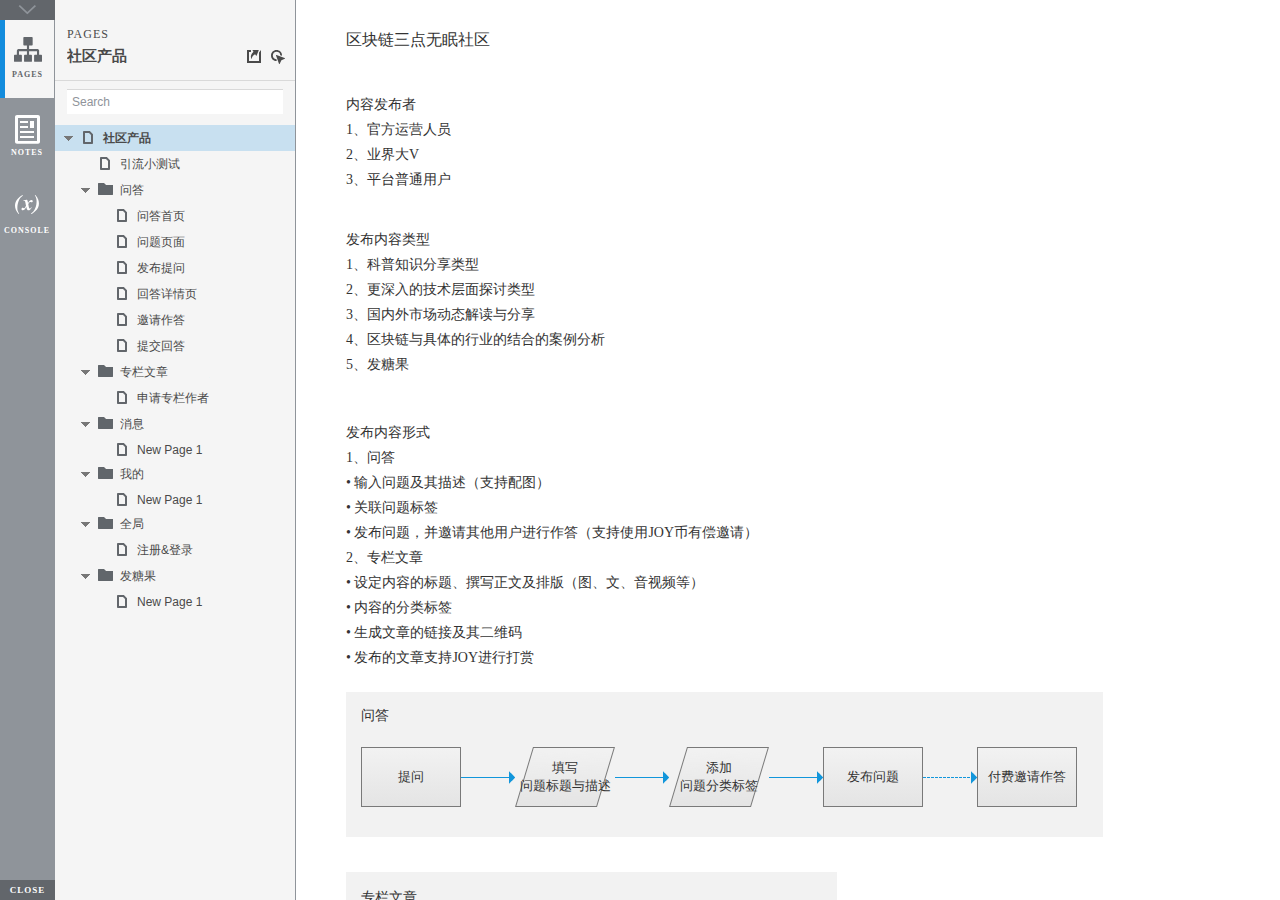
<file: index.html>
<!DOCTYPE html>
<html xmlns="http://www.w3.org/1999/xhtml" xml:lang="en" lang="en">
<head>
    <title>Untitled Document</title>
    <meta http-equiv="X-UA-Compatible" content="IE=edge"/>
    <meta http-equiv="content-type" content="text/html; charset=utf-8" />
    <meta name="viewport" content="width=device-width, initial-scale=1.0" />
    <meta name="apple-mobile-web-app-capable" content="yes" />
    <link type="text/css" href="resources/css/reset.css" rel="Stylesheet" />
    <link type="text/css" href="resources/css/default.css" rel="Stylesheet" />
    <!--<link href='https://fonts.googleapis.com/css?family=Nunito:300' rel='stylesheet' type='text/css'>-->

    <script type="text/javascript">
        if (location.href.toString().indexOf('file://localhost/') == 0) {
            location.href = location.href.toString().replace('file://localhost/', 'file:///');
        }
    </script>

    <!-- 8.0.0.3372 -->
<script src="resources/scripts/jquery-1.7.1.min.js"></script>
<script src="resources/scripts/startPre.js"></script>
<script src="data/document.js"></script>

    <style type="text/css">

#outerContainer {
	width:1000px;
	height:1500px;
}

.vsplitbar {
    width: 3px;
    /*background: #B9B9B9;*/
    border-right: 1px solid #8f949a;
}

.vsplitbar:hover, .vsplitbar.active {
    background: #8f949a;
}

#rightPanel {
    background-color: White;
}

/*#leftPanel {
    min-width: 120px;
}*/

.splitterMask {
   position:absolute;
   top: 0;
   left: 0;
   width: 100%;
   height: 100%;
   overflow: hidden;
   background-image: url(resources/images/transparent.gif);
   z-index: 20000;
}

    </style>
    <script type="text/javascript" language="JavaScript"><!--
        var SITEMAP_COLLAPSE_VAR_NAME = 'c';
        var PLUGIN_VAR_NAME = 'g';
        var FOOTNOTES_VAR_NAME = 'fn';
        var ADAPTIVE_VIEW_VAR_NAME = 'view';
        var lastLeftPanelWidth = 295;
        var toolBarOnly = true;

        // isolate scope
        (function() {
            setUpController();
            
            var configuration = $axure.document.configuration;
            var _settings = {};
            _settings.projectId = configuration.prototypeId;
            _settings.isAxshare = configuration.isAxshare;
            _settings.loadFeedbackPlugin = configuration.loadFeedbackPlugin;
            var cHash = getHashStringVar(SITEMAP_COLLAPSE_VAR_NAME);
            _settings.startCollapsed = cHash == "1";
            if(cHash == "2") closePlayer();
            var gHash = getHashStringVar(PLUGIN_VAR_NAME);
            if(gHash == "") gHash = 1;
            _settings.startPluginGid = gHash;

            $axure.player.settings = _settings;

            $(window).bind('load', function() {
                if(CHROME_5_LOCAL && !$('body').attr('pluginDetected')) {
                    window.location = 'resources/chrome/chrome.html';
                }
            });

            $(document).ready(function() {
                $axure.page.bind('load.start', mainFrame_onload);
                $axure.messageCenter.addMessageListener(messageCenter_message);

                $(document).on('pluginShown', function (event, data) {
                    setVarInCurrentUrlHash('g', data ? data : '');
                });

                $(document).on('pluginCreated', function(event, data) {
                    if($axure.player.settings.startPluginGid == data) {
                        $axure.player.showPlugin(data);
                    }
                });

                if($axure.player.settings.loadFeedbackPlugin) {
                    if($axure.player.settings.isAxshare) {
                        $axure.utils.loadJS('/Scripts/plugins/feedback/feedback8.js');
                    } else {
                        $axure.utils.loadJS('http://share.axure.com/Scripts/plugins/feedback/feedback8.js');
                    }
                }

                if(navigator.userAgent.indexOf("MSIE") >= 0) $('#outerContainer').width('100%');
                initialize();
                if($axure.player.settings.startCollapsed) $('#outerContainer').splitter({ sizeLeft: 0 });
                else $('#outerContainer').splitter({ sizeLeft: lastLeftPanelWidth });
                $('#leftPanel').width(lastLeftPanelWidth);
                
                $(window).resize(function() { resizeContent(); });

                $('#maximizePanelContainer').hide();

                initializeLogo();

                $(window).resize();
                resizeContent();
                
                $axure.player.collapseToBar();

                if($axure.player.settings.startCollapsed) {
                    collapse();
                    $('#leftPanel').width(0);
                }

                if(MOBILE_DEVICE) {
                    $('#interfaceControlFrameMinimizeContainer').height('45px');
                    $('#interfaceControlFrameMinimizeContainer a').height('45px');
                    $('#interfaceControlFrameHeaderContainer').css('margin-top','45px');
                    $('#interfaceControlFrameCloseContainer a').css('padding','10px 0px');
                    $('#maximizePanelContainer').height('45px');//.css('top','inherit').css('bottom','0px');

                    $('body').removeClass('hashover');

                    if(IOS) {
                        $('#rightPanel').css('overflow', 'auto').css('-webkit-overflow-scrolling', 'touch').css('-ms-overflow-x', 'hidden');

                        window.addEventListener("orientationchange", function() {
                            var viewport = document.querySelector("meta[name=viewport]");
                            //so iOS doesn't zoom when switching back to portrait
                            viewport.setAttribute('content', 'width=device-width, initial-scale=1.0, maximum-scale=1.0');
                            viewport.setAttribute('content', 'width=device-width, initial-scale=1.0');
                            resizeContent();
                        }, false);

                        $axure.page.bind('load.start', function() {
                            resizeContent();
                        });
                    }
                }

            });

            function initialize() {
                var legacyQString = getQueryString("Page");
                if (legacyQString.length > 0) {
                    location.href = location.href.substring(0, location.href.indexOf("?")) + "#p=" + legacyQString;
                    return;
                }

                var mainFrame = document.getElementById("mainFrame");
                //if it's local file on safari, test if we can access mainframe after its loaded
                if(SAFARI && document.location.href.indexOf('file://') >= 0) {
                    $(mainFrame).load(function () {
                        var canAccess;
                        try {
                            var mainFrameWindow = mainFrame.contentWindow || mainFrame.contentDocument;
                            mainFrameWindow['safari_file_CORS'] = 'Y';
                            canAccess = mainFrameWindow['safari_file_CORS'] === 'Y';
                        } catch(err) {
                            canAccess = false;
                        }

                        if(!canAccess) window.location = 'resources/chrome/safari.html';
                    });
                }

                mainFrame.contentWindow.location.href = getInitialUrl();
            }

            function initializeLogo() {
                if($axure.document.configuration.logoImagePath) {
                    var image = new Image();
                    image.onload = function() {
                        $('#logoImage').css('max-width', this.width + 'px');
                        $axure.player.resizeContent();
                    };
                    image.src = $axure.document.configuration.logoImagePath;
                
                    $('#interfaceControlFrameLogoImageContainer').html('<img id="logoImage" src="" />');
                    $('#logoImage').attr('src', $axure.document.configuration.logoImagePath).load(function() { resizeContent(); });
                } else $('#interfaceControlFrameLogoImageContainer').hide();

                if ($axure.document.configuration.logoImageCaption) {
                    $('#interfaceControlFrameLogoCaptionContainer').html($axure.document.configuration.logoImageCaption);
                } else $('#interfaceControlFrameLogoCaptionContainer').hide();

                if(!$('#interfaceControlFrameLogoImageContainer').is(':visible') && !$('#interfaceControlFrameLogoCaptionContainer').is(':visible')) {
                    $('#interfaceControlFrameLogoContainer').hide();
                }
            }

            var resizeContent = $axure.player.resizeContent = function() {
                var newHeight = $(window).height();
                var newWidth = $(window).width();

                var controlContainerHeight = newHeight;// - 30;
                if($('#interfaceControlFrameLogoContainer').is(':visible')) controlContainerHeight -= $('#interfaceControlFrameLogoContainer').outerHeight();// + 16;

                $('#outerContainer').height(newHeight).width(newWidth);
                $('.vsplitbar').height(newHeight);
                $('#leftPanel').height(newHeight);
                $('#interfaceControlFrame').height(newHeight);
                $('#interfaceControlFrameContainer').height(newHeight);
                $('#interfaceControlFrameHostContainer').height(controlContainerHeight);

                $('#rightPanel').height(newHeight);
                $('#mainFrame').height(newHeight);

                if($('#leftPanel').is(':visible')) $('#rightPanel').width($(window).width() - $('#leftPanel').width() - 1);// $('.vsplitbar').width());
                else $('#rightPanel').width($(window).width());

                $(document).trigger('ContainerHeightChange',[controlContainerHeight]);

                if(MOBILE_DEVICE) {
                    if(!(getHashStringVar(ADAPTIVE_VIEW_VAR_NAME).length > 0)) $axure.messageCenter.postMessage('setAdaptiveViewForSize', {'width':newWidth, 'height':$('#rightPanel').height()});
                }
            }

            var collapseToBar = $axure.player.collapseToBar = function() {
                lastLeftPanelWidth = $('#leftPanel').width();
                $('#leftPanel').width('55px');
                $('.vsplitbar').hide();
                $('#rightPanel').width($(window).width() - $('#leftPanel').width());
                $(window).resize();
                $('#outerContainer').trigger('resize');
                toolBarOnly = true;
            }

            var expandFromBar = $axure.player.expandFromBar = function() {
                if($('.vsplitbar').is(':visible')) return;

                $('#leftPanel').width(lastLeftPanelWidth);
                $('.vsplitbar').show();
                $('#rightPanel').width($(window).width() - $('#leftPanel').width() - 1);// $('.vsplitbar').width());
                $(window).resize();
                $('#outerContainer').trigger('resize');
                toolBarOnly = false;
            }

        })();

        function messageCenter_message(message, data) {
            if(message == 'expandFrame') expand();
            else if(message == 'getCollapseFrameOnLoad' && $axure.player.settings.startCollapsed && !MOBILE_DEVICE) $axure.messageCenter.postMessage('collapseFrameOnLoad');
        }

        
        function getInitialUrl() {
            var pageName = getHashStringVar("p");
            if(pageName.length > 0) return pageName + ".html";
            else {
                var url = getFirstPageUrl($axure.document.sitemap.rootNodes);
                return (url ? url : "about:blank");
            }
        }

        function getFirstPageUrl(nodes) {
            for (var i = 0; i < nodes.length; i++) {
                var node = nodes[i];
                if (node.url) return node.url;
                else {
                    var hasChildren = (node.children && node.children.length > 0);
                    if (hasChildren) {
                        var url = getFirstPageUrl(node.children);
                        if (url) return url;
                    }
                }
            }
            return null;
        }

        function closePlayer() {
            if($axure.page.location) window.location.href = $axure.page.location;
            else {
                var pageFile = getInitialUrl();
                var currentLocation = window.location.toString();
                window.location.href = currentLocation.substr(0, currentLocation.lastIndexOf("/") + 1) + pageFile;
            }
        }

        function replaceHash(newHash) {
            var currentLocWithoutHash = window.location.toString().split('#')[0];

            //We use replace so that every hash change doesn't get appended to the history stack.
            //We use replaceState in browsers that support it, else replace the location
            if(typeof window.history.replaceState != 'undefined') {
                try {
                    //Chrome 45 (Version 45.0.2454.85 m) started throwing an error here when generated locally (this only happens with sitemap open) which broke all interactions.
                    //try catch breaks the url adjusting nicely when the sitemap is open, but all interactions and forward and back buttons work.
                    //Uncaught SecurityError: Failed to execute 'replaceState' on 'History': A history state object with URL 'file:///C:/Users/Ian/Documents/Axure/HTML/Untitled/start.html#p=home' cannot be created in a document with origin 'null'.
                    window.history.replaceState(null, null, currentLocWithoutHash + newHash);
                } catch(ex) {}
            } else {
                window.location.replace(currentLocWithoutHash + newHash);
            }
        }

        function collapse() {
            setVarInCurrentUrlHash('c', 1);
            if(!toolBarOnly) lastLeftPanelWidth = $('#leftPanel').width();

            $('#maximizePanelContainer').show();
            $('#leftPanel').hide();
            $('.vsplitbar').hide();
            $('#rightPanel').width($(window).width());
            $(window).resize();
            $('#outerContainer').trigger('resize');

            $(document).trigger('sidebarCollapse');

            if(MOBILE_DEVICE) {
                $('#maximizePanelContainer').animate({
                    top:$('#rightPanel').height() - $('#maximizePanelContainer').height()
                }, 300, 'swing', function() {
                    $('#maximizePanelContainer').css('top', 'inherit').css('bottom', '0px');
                });
            }
        }

        function expand() {
            if(MOBILE_DEVICE) {
                $('#maximizePanelContainer').css('top', '0px').css('bottom', 'inherit');
            }

            deleteVarFromCurrentUrlHash('c');
            $('#maximizePanelContainer').hide();
            $('#leftPanel').width(lastLeftPanelWidth);
            $('#leftPanel').show();
            if(!toolBarOnly) {
                $('.vsplitbar').show();
                $('#rightPanel').width($(window).width() - $('#leftPanel').width() - 1);
            } else {
                $axure.player.collapseToBar();
            }
            $(window).resize();
            $('#outerContainer').trigger('resize');

            $(document).trigger('sidebarExpanded');
        }


        function mainFrame_onload() {
            if($axure.page.pageName) document.title = $axure.page.pageName;
        }

        function getQueryString(query) {
            var qstring = self.location.href.split("?");
            if(qstring.length < 2) return "";
            return GetParameter(qstring, query);
        }
        
        function GetParameter(qstring, query) {
            var prms = qstring[1].split("&");
            var frmelements = new Array();
            var currprmeter, querystr = "";

            for(var i = 0; i < prms.length; i++) {
                currprmeter = prms[i].split("=");
                frmelements[i] = new Array();
                frmelements[i][0] = currprmeter[0];
                frmelements[i][1] = currprmeter[1];
            }

            for(j = 0; j < frmelements.length; j++) {
                if(frmelements[j][0].toLowerCase() == query.toLowerCase()) {
                    querystr = frmelements[j][1];
                    break;
                }
            }
            return querystr;
        }
        
        function getHashStringVar(query) {
            var qstring = self.location.href.split("#");
            if(qstring.length < 2) return "";
            return GetParameter(qstring, query);
        }

        function setHashStringVar(currentHash, varName, varVal) {
            var varWithEqual = varName + '=';
            var poundVarWithEqual = varVal === '' ? '' :  '#' + varName + '=' + varVal;
            var ampVarWithEqual = varVal === '' ? '' :  '&' + varName + '=' + varVal;
            var hashToSet = '';

            var pageIndex = currentHash.indexOf('#' + varWithEqual);
            if(pageIndex == -1) pageIndex = currentHash.indexOf('&' + varWithEqual);
            if(pageIndex != -1) {
                var newHash = currentHash.substring(0, pageIndex);

                newHash = newHash == '' ? poundVarWithEqual : newHash + ampVarWithEqual;

                var ampIndex = currentHash.indexOf('&', pageIndex + 1);
                if(ampIndex != -1) {
                    newHash = newHash == '' ? '#' + currentHash.substring(ampIndex + 1) : newHash + currentHash.substring(ampIndex);
                }
                hashToSet = newHash;
            } else if(currentHash.indexOf('#') != -1) {
                hashToSet = currentHash + ampVarWithEqual;
            } else {
                hashToSet = poundVarWithEqual;
            }

            if(hashToSet != '' || varVal == '') {
                return hashToSet;
            }

            return null;
        }

        function setVarInCurrentUrlHash(varName, varVal) {
            var newHash = setHashStringVar(window.location.hash, varName, varVal);

            if(newHash != null) {
                replaceHash(newHash);
            }
        }

        function deleteHashStringVar(currentHash, varName) {
            var varWithEqual = varName + '=';

            var pageIndex = currentHash.indexOf('#' + varWithEqual);
            if(pageIndex == -1) pageIndex = currentHash.indexOf('&' + varWithEqual);
            if(pageIndex != -1) {
                var newHash = currentHash.substring(0, pageIndex);

                var ampIndex = currentHash.indexOf('&', pageIndex + 1);

                //IF begin of string....if none blank, ELSE # instead of & and rest
                //IF in string....prefix + if none blank, ELSE &-rest
                if(newHash == '') { //beginning of string
                    newHash = ampIndex != -1 ? '#' + currentHash.substring(ampIndex + 1) : '';
                } else { //somewhere in the middle
                    newHash = newHash + (ampIndex != -1 ? currentHash.substring(ampIndex) : '');
                }

                return newHash;
            }

            return null;
        }

        function deleteVarFromCurrentUrlHash(varName) {
            var newHash = deleteHashStringVar(window.location.hash, varName);

            if(newHash != null) {
                replaceHash(newHash);
            }
        }
    --></script>
    
    <link type="text/css" rel="Stylesheet" href="plugins/sitemap/styles/sitemap.css" />
    <link type="text/css" rel="Stylesheet" href="plugins/page_notes/styles/page_notes.css" />
    <link type="text/css" rel="Stylesheet" href="plugins/debug/styles/debug.css" />
    <script src="resources/scripts/startPost.js"></script>


    <!--<link type="text/css" rel="Stylesheet" href="plugins/recordplay/styles/recordplay.css" />
    <script type="text/javascript" src="plugins/recordplay/recordplay.js"></script>-->
    

</head>
<body scroll="no" class="hashover">
    <div id="outerContainer">

        <div id="leftPanel">
            <div id="interfaceControlFrame">
                <div id="interfaceControlFrameMinimizeContainer">
                    <a title="Collapse" id="interfaceControlFrameMinimizeButton" onclick="collapse();">&nbsp;</a>
                </div>
                <div id="interfaceControlFrameHeaderContainer">
                    <ul id="interfaceControlFrameHeader"></ul>
                </div>
                <div id="interfaceControlFrameContainer">
                    <div id="interfaceControlFrameLogoContainer">
                        <div id="interfaceControlFrameLogoImageContainer"></div>
                        <div id="interfaceControlFrameLogoCaptionContainer"></div>
                    </div>
                    <div id="interfaceControlFrameHostContainer">
                    </div>
                </div>
                <div id="interfaceControlFrameCloseContainer">
                    <a title="Close" id="interfaceControlFrameCloseButton" onclick="closePlayer();">CLOSE</a>
                </div>
            </div>
        </div>
        <div id="rightPanel">
            <iframe id="mainFrame" name="mainFrame" width="100%" height="100%" src="" frameborder="0" style="display: block;" webkitallowfullscreen mozallowfullscreen allowfullscreen></iframe>
        </div>

    </div>

    <div id="maximizePanelContainer">
        <iframe id="expandFrame" src="resources/expand.html" width="100%" height="100%" scrolling="no" allowtransparency="true" frameborder="0"></iframe>
    </div>

</body>
</html>
</file>
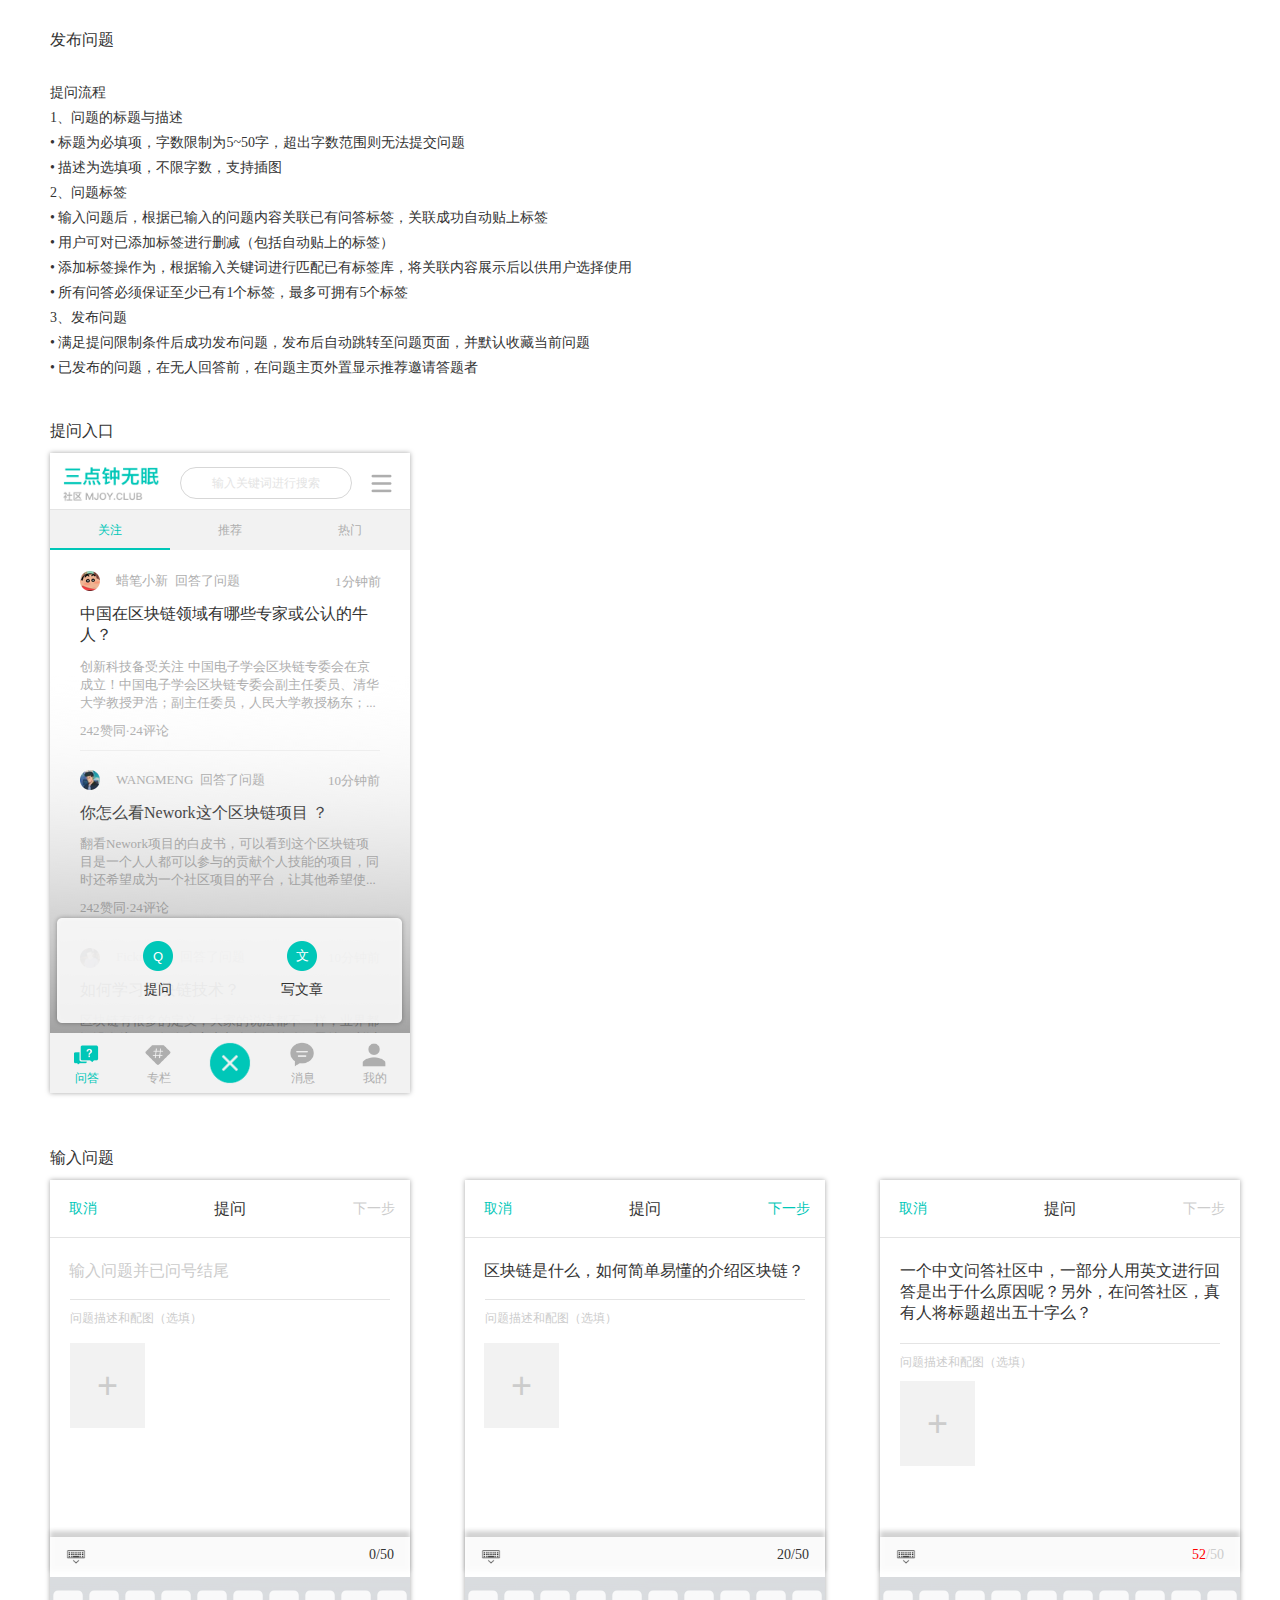
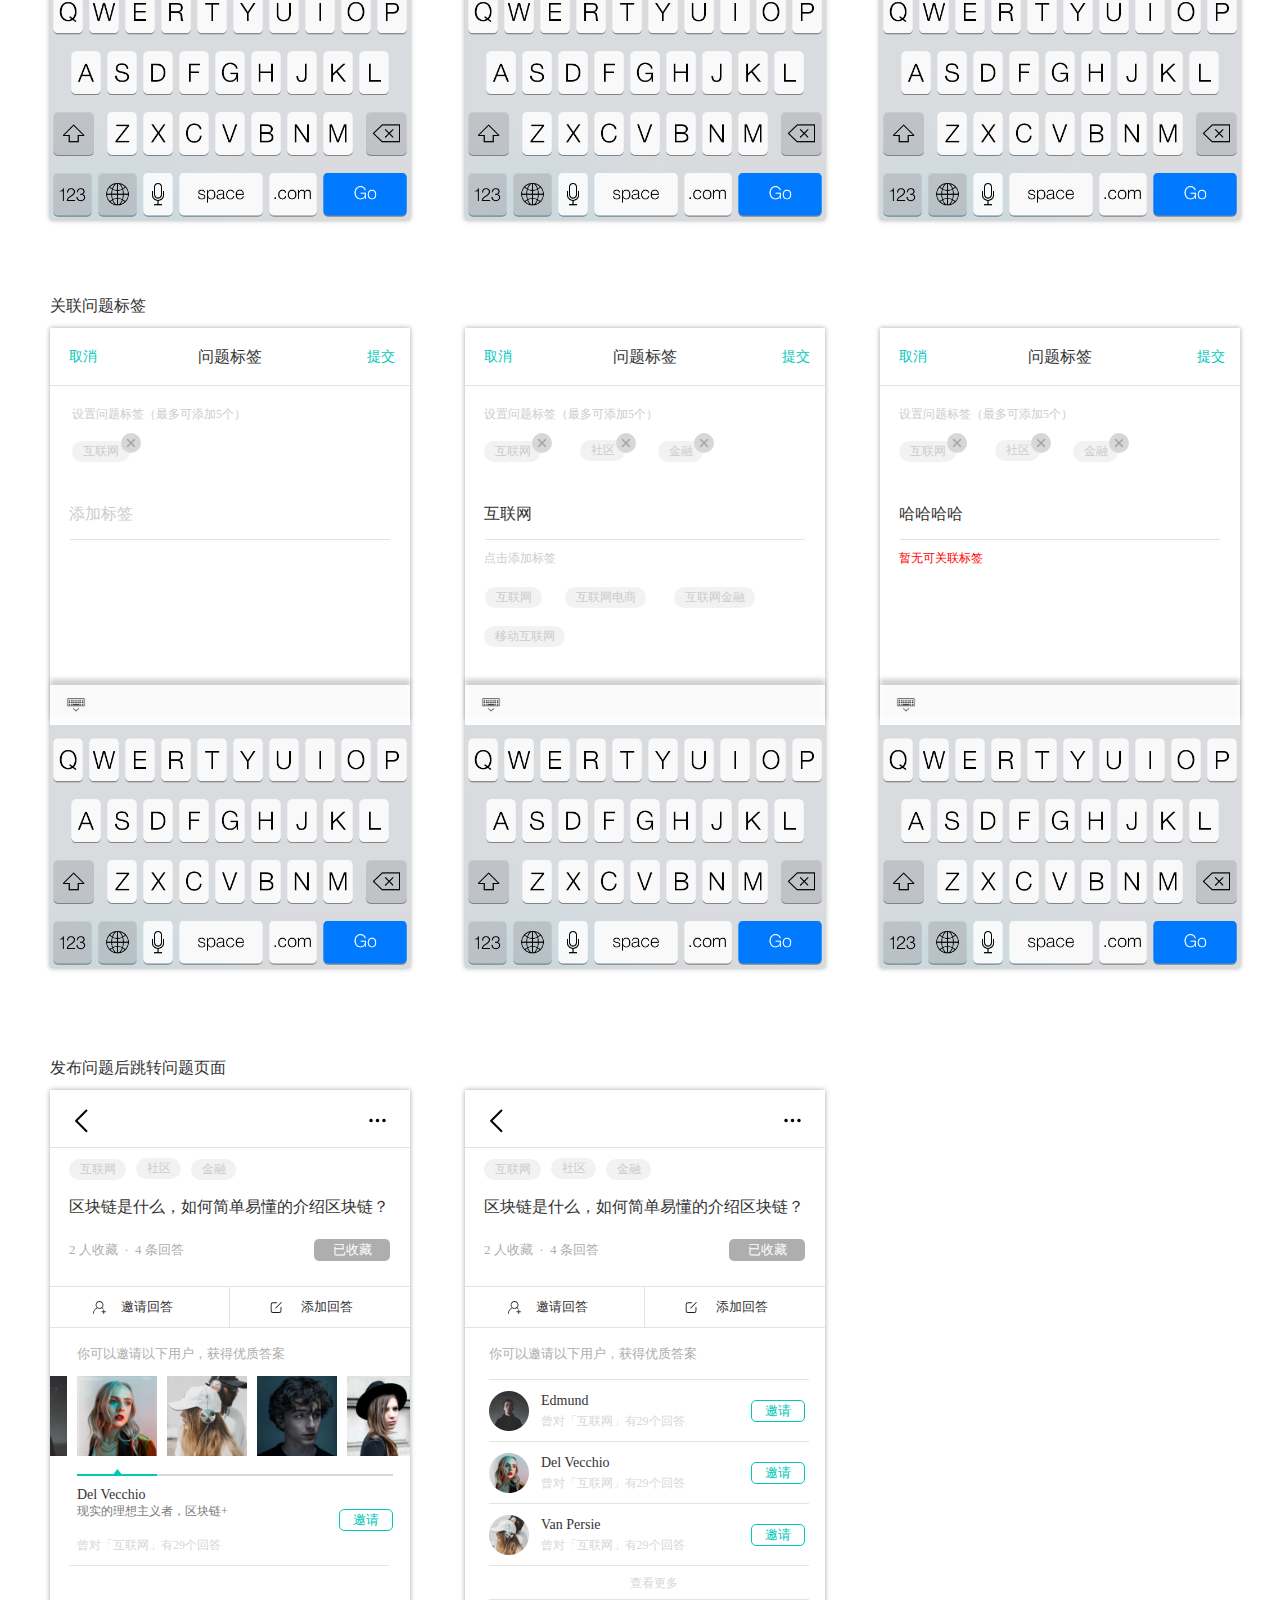
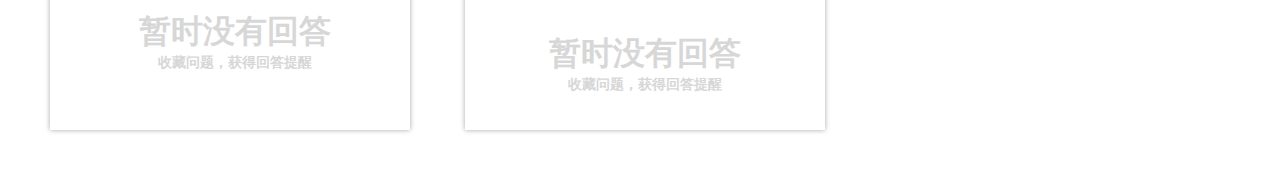
<file: 发布提问.html>
﻿<!DOCTYPE html>
<html>
  <head>
    <title>发布提问</title>
    <meta http-equiv="X-UA-Compatible" content="IE=edge"/>
    <meta http-equiv="content-type" content="text/html; charset=utf-8"/>
    <meta name="apple-mobile-web-app-capable" content="yes"/>
    <link href="resources/css/jquery-ui-themes.css" type="text/css" rel="stylesheet"/>
    <link href="resources/css/axure_rp_page.css" type="text/css" rel="stylesheet"/>
    <link href="data/styles.css" type="text/css" rel="stylesheet"/>
    <link href="files/发布提问/styles.css" type="text/css" rel="stylesheet"/>
    <script src="resources/scripts/jquery-1.7.1.min.js"></script>
    <script src="resources/scripts/jquery-ui-1.8.10.custom.min.js"></script>
    <script src="resources/scripts/prototypePre.js"></script>
    <script src="data/document.js"></script>
    <script src="resources/scripts/prototypePost.js"></script>
    <script src="files/发布提问/data.js"></script>
    <script type="text/javascript">
      $axure.utils.getTransparentGifPath = function() { return 'resources/images/transparent.gif'; };
      $axure.utils.getOtherPath = function() { return 'resources/Other.html'; };
      $axure.utils.getReloadPath = function() { return 'resources/reload.html'; };
    </script>
  </head>
  <body>
    <div id="base" class="">

      <!-- Unnamed (热区) -->
      <div id="u1253" class="ax_default">
      </div>

      <!-- Unnamed (热区) -->
      <div id="u1254" class="ax_default">
      </div>

      <!-- Unnamed (矩形) -->
      <div id="u1255" class="ax_default _三级标题">
        <div id="u1255_div" class=""></div>
        <div id="u1255_text" class="text ">
          <p><span>发布问题</span></p>
        </div>
      </div>

      <!-- Unnamed (矩形) -->
      <div id="u1256" class="ax_default box_1">
        <div id="u1256_div" class=""></div>
      </div>

      <!-- Unnamed (矩形) -->
      <div id="u1257" class="ax_default box_1">
        <div id="u1257_div" class=""></div>
        <div id="u1257_text" class="text ">
          <p><span>输入关键词进行搜索</span></p>
        </div>
      </div>

      <!-- Unnamed (图片) -->
      <div id="u1258" class="ax_default _图片">
        <img id="u1258_img" class="img " src="images/社区产品/u25.png"/>
      </div>

      <!-- Unnamed (图片) -->
      <div id="u1259" class="ax_default _图片">
        <img id="u1259_img" class="img " src="images/社区产品/u26.png"/>
      </div>

      <!-- Unnamed (水平线) -->
      <div id="u1260" class="ax_default line">
        <img id="u1260_img" class="img " src="images/社区产品/u74.png"/>
      </div>

      <!-- Tab页 (动态面板) -->
      <div id="u1261" class="ax_default" data-label="Tab页">
        <div id="u1261_state0" class="panel_state" data-label="问答" style="">
          <div id="u1261_state0_content" class="panel_state_content">

            <!-- Unnamed (矩形) -->
            <div id="u1262" class="ax_default box_2">
              <div id="u1262_div" class=""></div>
              <div id="u1262_text" class="text ">
                <p><span>关注</span></p>
              </div>
            </div>

            <!-- Unnamed (矩形) -->
            <div id="u1263" class="ax_default box_2">
              <div id="u1263_div" class=""></div>
              <div id="u1263_text" class="text ">
                <p><span>推荐</span></p>
              </div>
            </div>

            <!-- Unnamed (矩形) -->
            <div id="u1264" class="ax_default box_2">
              <div id="u1264_div" class=""></div>
              <div id="u1264_text" class="text ">
                <p><span>热门</span></p>
              </div>
            </div>

            <!-- Unnamed (水平线) -->
            <div id="u1265" class="ax_default line">
              <img id="u1265_img" class="img " src="images/社区产品/u178.png"/>
            </div>

            <!-- 问答 (动态面板) -->
            <div id="u1266" class="ax_default" data-label="问答">
              <div id="u1266_state0" class="panel_state" data-label="关注" style="">
                <div id="u1266_state0_content" class="panel_state_content">

                  <!-- Unnamed (矩形) -->
                  <div id="u1267" class="ax_default _文本段落">
                    <div id="u1267_div" class=""></div>
                    <div id="u1267_text" class="text ">
                      <p><span>中国在区块链领域有哪些专家或公认的牛人？</span></p>
                    </div>
                  </div>

                  <!-- Unnamed (矩形) -->
                  <div id="u1268" class="ax_default _文本段落">
                    <div id="u1268_div" class=""></div>
                    <div id="u1268_text" class="text ">
                      <p><span style="font-family:'PingFangSC-Regular', 'PingFang SC';">创新科技备受关注</span><span style="font-family:'ArialMT', 'Arial';"> </span><span style="font-family:'PingFangSC-Regular', 'PingFang SC';">中国电子学会区块链专委会在京成立！中国电子学会区块链专委会副主任委员、清华大学教授尹浩；副主任委员，人民大学教授杨东；...</span></p>
                    </div>
                  </div>

                  <!-- Unnamed (水平线) -->
                  <div id="u1269" class="ax_default line">
                    <img id="u1269_img" class="img " src="images/社区产品/u182.png"/>
                  </div>

                  <!-- Unnamed (矩形) -->
                  <div id="u1270" class="ax_default _文本段落">
                    <div id="u1270_div" class=""></div>
                    <div id="u1270_text" class="text ">
                      <p><span>242赞同·24评论</span></p>
                    </div>
                  </div>

                  <!-- Unnamed (矩形) -->
                  <div id="u1271" class="ax_default _文本段落">
                    <div id="u1271_div" class=""></div>
                    <div id="u1271_text" class="text ">
                      <p><span>蜡笔小新&nbsp; 回答了问题</span></p>
                    </div>
                  </div>

                  <!-- Unnamed (图片) -->
                  <div id="u1272" class="ax_default _图片">
                    <img id="u1272_img" class="img " src="images/社区产品/u185.png"/>
                  </div>

                  <!-- Unnamed (矩形) -->
                  <div id="u1273" class="ax_default _文本段落">
                    <div id="u1273_div" class=""></div>
                    <div id="u1273_text" class="text ">
                      <p><span>1分钟前</span></p>
                    </div>
                  </div>

                  <!-- Unnamed (矩形) -->
                  <div id="u1274" class="ax_default _文本段落">
                    <div id="u1274_div" class=""></div>
                    <div id="u1274_text" class="text ">
                      <p><span>你怎么看Nework这个区块链项目 ？</span></p>
                    </div>
                  </div>

                  <!-- Unnamed (矩形) -->
                  <div id="u1275" class="ax_default _文本段落">
                    <div id="u1275_div" class=""></div>
                    <div id="u1275_text" class="text ">
                      <p><span>翻看Nework项目的白皮书，可以看到这个区块链项目是一个人人都可以参与的贡献个人技能的项目，同时还希望成为一个社区项目的平台，让其他希望使...</span></p>
                    </div>
                  </div>

                  <!-- Unnamed (水平线) -->
                  <div id="u1276" class="ax_default line">
                    <img id="u1276_img" class="img " src="images/社区产品/u182.png"/>
                  </div>

                  <!-- Unnamed (矩形) -->
                  <div id="u1277" class="ax_default _文本段落">
                    <div id="u1277_div" class=""></div>
                    <div id="u1277_text" class="text ">
                      <p><span>242赞同·24评论</span></p>
                    </div>
                  </div>

                  <!-- Unnamed (矩形) -->
                  <div id="u1278" class="ax_default _文本段落">
                    <div id="u1278_div" class=""></div>
                    <div id="u1278_text" class="text ">
                      <p><span>WANGMENG&nbsp; 回答了问题</span></p>
                    </div>
                  </div>

                  <!-- Unnamed (矩形) -->
                  <div id="u1279" class="ax_default _文本段落">
                    <div id="u1279_div" class=""></div>
                    <div id="u1279_text" class="text ">
                      <p><span>10分钟前</span></p>
                    </div>
                  </div>

                  <!-- Unnamed (矩形) -->
                  <div id="u1280" class="ax_default _文本段落">
                    <div id="u1280_div" class=""></div>
                    <div id="u1280_text" class="text ">
                      <p><span>如何学习区块链技术？</span></p>
                    </div>
                  </div>

                  <!-- Unnamed (矩形) -->
                  <div id="u1281" class="ax_default _文本段落">
                    <div id="u1281_div" class=""></div>
                    <div id="u1281_text" class="text ">
                      <p><span>区块链有很多的定义，大家的说法都不一样，业界都还没有统一。每个人心中都有自己的哈姆雷特。所以此处就不做定义了。也可以参考其他回答。那么我...</span></p>
                    </div>
                  </div>

                  <!-- Unnamed (水平线) -->
                  <div id="u1282" class="ax_default line">
                    <img id="u1282_img" class="img " src="images/社区产品/u182.png"/>
                  </div>

                  <!-- Unnamed (矩形) -->
                  <div id="u1283" class="ax_default _文本段落">
                    <div id="u1283_div" class=""></div>
                    <div id="u1283_text" class="text ">
                      <p><span>242赞同·24评论</span></p>
                    </div>
                  </div>

                  <!-- Unnamed (矩形) -->
                  <div id="u1284" class="ax_default _文本段落">
                    <div id="u1284_div" class=""></div>
                    <div id="u1284_text" class="text ">
                      <p><span>Fickr Sung&nbsp; 回答了问题</span></p>
                    </div>
                  </div>

                  <!-- Unnamed (矩形) -->
                  <div id="u1285" class="ax_default _文本段落">
                    <div id="u1285_div" class=""></div>
                    <div id="u1285_text" class="text ">
                      <p><span>10分钟前</span></p>
                    </div>
                  </div>

                  <!-- Unnamed (图片) -->
                  <div id="u1286" class="ax_default _图片">
                    <img id="u1286_img" class="img " src="images/社区产品/u199.png"/>
                  </div>

                  <!-- Unnamed (图片) -->
                  <div id="u1287" class="ax_default _图片">
                    <img id="u1287_img" class="img " src="images/社区产品/u200.png"/>
                  </div>
                </div>
              </div>
              <div id="u1266_state1" class="panel_state" data-label="推荐" style="visibility: hidden;">
                <div id="u1266_state1_content" class="panel_state_content">
                </div>
              </div>
              <div id="u1266_state2" class="panel_state" data-label="热门" style="visibility: hidden;">
                <div id="u1266_state2_content" class="panel_state_content">
                </div>
              </div>
            </div>
          </div>
        </div>
        <div id="u1261_state1" class="panel_state" data-label="我的" style="visibility: hidden;">
          <div id="u1261_state1_content" class="panel_state_content">

            <!-- Unnamed (形状) -->
            <div id="u1288" class="ax_default box_2">
              <img id="u1288_img" class="img " src="images/社区产品/u201.png"/>
            </div>

            <!-- Unnamed (图片) -->
            <div id="u1289" class="ax_default _图片">
              <img id="u1289_img" class="img " src="images/社区产品/u202.png"/>
            </div>

            <!-- Unnamed (矩形) -->
            <div id="u1290" class="ax_default _文本段落">
              <div id="u1290_div" class=""></div>
              <div id="u1290_text" class="text ">
                <p><span>贺欢</span></p>
              </div>
            </div>

            <!-- Unnamed (矩形) -->
            <div id="u1291" class="ax_default _文本段落">
              <div id="u1291_div" class=""></div>
              <div id="u1291_text" class="text ">
                <p><span>互联网║产品研发║区块链</span></p>
              </div>
            </div>

            <!-- Unnamed (图片) -->
            <div id="u1292" class="ax_default _图片">
              <img id="u1292_img" class="img " src="images/社区产品/u205.png"/>
            </div>

            <!-- Unnamed (矩形) -->
            <div id="u1293" class="ax_default _文本段落">
              <div id="u1293_div" class=""></div>
              <div id="u1293_text" class="text ">
                <p style="font-size:12px;"><span style="font-size:20px;">100</span><span>关注</span></p>
              </div>
            </div>

            <!-- Unnamed (矩形) -->
            <div id="u1294" class="ax_default _文本段落">
              <div id="u1294_div" class=""></div>
              <div id="u1294_text" class="text ">
                <p style="font-size:12px;"><span style="font-size:20px;">1000</span><span>粉丝</span></p>
              </div>
            </div>

            <!-- Unnamed (水平线) -->
            <div id="u1295" class="ax_default line">
              <img id="u1295_img" class="img " src="images/社区产品/u208.png"/>
            </div>

            <!-- Unnamed (矩形) -->
            <div id="u1296" class="ax_default box_2">
              <div id="u1296_div" class=""></div>
              <div id="u1296_text" class="text ">
                <p><span>收藏</span></p>
              </div>
            </div>

            <!-- Unnamed (矩形) -->
            <div id="u1297" class="ax_default box_2">
              <div id="u1297_div" class=""></div>
              <div id="u1297_text" class="text ">
                <p><span>提问</span></p>
              </div>
            </div>

            <!-- Unnamed (矩形) -->
            <div id="u1298" class="ax_default box_2">
              <div id="u1298_div" class=""></div>
              <div id="u1298_text" class="text ">
                <p><span>回答</span></p>
              </div>
            </div>

            <!-- Unnamed (水平线) -->
            <div id="u1299" class="ax_default line">
              <img id="u1299_img" class="img " src="images/社区产品/u212.png"/>
            </div>

            <!-- Unnamed (矩形) -->
            <div id="u1300" class="ax_default box_2">
              <div id="u1300_div" class=""></div>
              <div id="u1300_text" class="text ">
                <p><span>专栏</span></p>
              </div>
            </div>
          </div>
        </div>
        <div id="u1261_state2" class="panel_state" data-label="消息" style="visibility: hidden;">
          <div id="u1261_state2_content" class="panel_state_content">

            <!-- Unnamed (矩形) -->
            <div id="u1301" class="ax_default _形状">
              <div id="u1301_div" class=""></div>
              <div id="u1301_text" class="text ">
                <p><span>头像</span></p>
              </div>
            </div>

            <!-- Unnamed (矩形) -->
            <div id="u1302" class="ax_default _文本段落">
              <div id="u1302_div" class=""></div>
              <div id="u1302_text" class="text ">
                <p style="font-size:16px;"><span style="font-family:'STHeitiSC-Medium', 'Heiti SC Medium', 'Heiti SC';font-weight:700;color:#999999;">昵称昵称昵称</span></p><p style="font-size:12px;"><span style="font-family:'STHeitiSC-Light', 'Heiti SC Light', 'Heiti SC';font-weight:200;color:#CCCCCC;">吧啦吧啦说的一句话。。。</span></p>
              </div>
            </div>

            <!-- Unnamed (矩形) -->
            <div id="u1303" class="ax_default _文本段落">
              <div id="u1303_div" class=""></div>
              <div id="u1303_text" class="text ">
                <p><span>2分钟前</span></p>
              </div>
            </div>

            <!-- Unnamed (水平线) -->
            <div id="u1304" class="ax_default line">
              <img id="u1304_img" class="img " src="images/社区产品/u142.png"/>
            </div>

            <!-- Unnamed (矩形) -->
            <div id="u1305" class="ax_default _形状">
              <div id="u1305_div" class=""></div>
              <div id="u1305_text" class="text ">
                <p><span>头像</span></p>
              </div>
            </div>

            <!-- Unnamed (矩形) -->
            <div id="u1306" class="ax_default _文本段落">
              <div id="u1306_div" class=""></div>
              <div id="u1306_text" class="text ">
                <p style="font-size:16px;"><span style="font-family:'STHeitiSC-Medium', 'Heiti SC Medium', 'Heiti SC';font-weight:700;color:#999999;">昵称昵称昵称</span></p><p style="font-size:12px;"><span style="font-family:'STHeitiSC-Light', 'Heiti SC Light', 'Heiti SC';font-weight:200;color:#CCCCCC;">吧啦吧啦说的一句话。。。</span></p>
              </div>
            </div>

            <!-- Unnamed (矩形) -->
            <div id="u1307" class="ax_default _文本段落">
              <div id="u1307_div" class=""></div>
              <div id="u1307_text" class="text ">
                <p><span>昨天</span></p>
              </div>
            </div>

            <!-- Unnamed (水平线) -->
            <div id="u1308" class="ax_default line">
              <img id="u1308_img" class="img " src="images/社区产品/u142.png"/>
            </div>

            <!-- Unnamed (矩形) -->
            <div id="u1309" class="ax_default _形状">
              <div id="u1309_div" class=""></div>
              <div id="u1309_text" class="text ">
                <p><span>头像</span></p>
              </div>
            </div>

            <!-- Unnamed (矩形) -->
            <div id="u1310" class="ax_default _文本段落">
              <div id="u1310_div" class=""></div>
              <div id="u1310_text" class="text ">
                <p style="font-size:16px;"><span style="font-family:'STHeitiSC-Medium', 'Heiti SC Medium', 'Heiti SC';font-weight:700;color:#999999;">昵称昵称昵称</span></p><p style="font-size:12px;"><span style="font-family:'STHeitiSC-Light', 'Heiti SC Light', 'Heiti SC';font-weight:200;color:#CCCCCC;">吧啦吧啦说的一句话。。。</span></p>
              </div>
            </div>

            <!-- Unnamed (矩形) -->
            <div id="u1311" class="ax_default _文本段落">
              <div id="u1311_div" class=""></div>
              <div id="u1311_text" class="text ">
                <p><span>星期五</span></p>
              </div>
            </div>

            <!-- Unnamed (水平线) -->
            <div id="u1312" class="ax_default line">
              <img id="u1312_img" class="img " src="images/社区产品/u142.png"/>
            </div>

            <!-- Unnamed (矩形) -->
            <div id="u1313" class="ax_default _形状">
              <div id="u1313_div" class=""></div>
              <div id="u1313_text" class="text ">
                <p><span>头像</span></p>
              </div>
            </div>

            <!-- Unnamed (矩形) -->
            <div id="u1314" class="ax_default _文本段落">
              <div id="u1314_div" class=""></div>
              <div id="u1314_text" class="text ">
                <p style="font-size:16px;"><span style="font-family:'STHeitiSC-Medium', 'Heiti SC Medium', 'Heiti SC';font-weight:700;color:#999999;">昵称昵称昵称</span></p><p style="font-size:12px;"><span style="font-family:'STHeitiSC-Light', 'Heiti SC Light', 'Heiti SC';font-weight:200;color:#CCCCCC;">吧啦吧啦说的一句话。。。</span></p>
              </div>
            </div>

            <!-- Unnamed (矩形) -->
            <div id="u1315" class="ax_default _文本段落">
              <div id="u1315_div" class=""></div>
              <div id="u1315_text" class="text ">
                <p><span>2分钟前</span></p>
              </div>
            </div>

            <!-- Unnamed (水平线) -->
            <div id="u1316" class="ax_default line">
              <img id="u1316_img" class="img " src="images/社区产品/u142.png"/>
            </div>

            <!-- Unnamed (矩形) -->
            <div id="u1317" class="ax_default _形状">
              <div id="u1317_div" class=""></div>
              <div id="u1317_text" class="text ">
                <p><span>头像</span></p>
              </div>
            </div>

            <!-- Unnamed (矩形) -->
            <div id="u1318" class="ax_default _文本段落">
              <div id="u1318_div" class=""></div>
              <div id="u1318_text" class="text ">
                <p style="font-size:16px;"><span style="font-family:'STHeitiSC-Medium', 'Heiti SC Medium', 'Heiti SC';font-weight:700;color:#999999;">昵称昵称昵称</span></p><p style="font-size:12px;"><span style="font-family:'STHeitiSC-Light', 'Heiti SC Light', 'Heiti SC';font-weight:200;color:#CCCCCC;">吧啦吧啦说的一句话。。。</span></p>
              </div>
            </div>

            <!-- Unnamed (矩形) -->
            <div id="u1319" class="ax_default _文本段落">
              <div id="u1319_div" class=""></div>
              <div id="u1319_text" class="text ">
                <p><span>2分钟前</span></p>
              </div>
            </div>

            <!-- Unnamed (水平线) -->
            <div id="u1320" class="ax_default line">
              <img id="u1320_img" class="img " src="images/社区产品/u142.png"/>
            </div>

            <!-- Unnamed (矩形) -->
            <div id="u1321" class="ax_default _形状">
              <div id="u1321_div" class=""></div>
              <div id="u1321_text" class="text ">
                <p><span>头像</span></p>
              </div>
            </div>

            <!-- Unnamed (矩形) -->
            <div id="u1322" class="ax_default _文本段落">
              <div id="u1322_div" class=""></div>
              <div id="u1322_text" class="text ">
                <p style="font-size:16px;"><span style="font-family:'STHeitiSC-Medium', 'Heiti SC Medium', 'Heiti SC';font-weight:700;color:#999999;">昵称昵称昵称</span></p><p style="font-size:12px;"><span style="font-family:'STHeitiSC-Light', 'Heiti SC Light', 'Heiti SC';font-weight:200;color:#CCCCCC;">吧啦吧啦说的一句话。。。</span></p>
              </div>
            </div>

            <!-- Unnamed (矩形) -->
            <div id="u1323" class="ax_default _文本段落">
              <div id="u1323_div" class=""></div>
              <div id="u1323_text" class="text ">
                <p><span>2分钟前</span></p>
              </div>
            </div>

            <!-- Unnamed (水平线) -->
            <div id="u1324" class="ax_default line">
              <img id="u1324_img" class="img " src="images/社区产品/u142.png"/>
            </div>

            <!-- Unnamed (矩形) -->
            <div id="u1325" class="ax_default _形状">
              <div id="u1325_div" class=""></div>
              <div id="u1325_text" class="text ">
                <p><span>头像</span></p>
              </div>
            </div>

            <!-- Unnamed (矩形) -->
            <div id="u1326" class="ax_default _文本段落">
              <div id="u1326_div" class=""></div>
              <div id="u1326_text" class="text ">
                <p style="font-size:16px;"><span style="font-family:'STHeitiSC-Medium', 'Heiti SC Medium', 'Heiti SC';font-weight:700;color:#999999;">昵称昵称昵称</span></p><p style="font-size:12px;"><span style="font-family:'STHeitiSC-Light', 'Heiti SC Light', 'Heiti SC';font-weight:200;color:#CCCCCC;">吧啦吧啦说的一句话。。。</span></p>
              </div>
            </div>

            <!-- Unnamed (矩形) -->
            <div id="u1327" class="ax_default _文本段落">
              <div id="u1327_div" class=""></div>
              <div id="u1327_text" class="text ">
                <p><span>2分钟前</span></p>
              </div>
            </div>

            <!-- Unnamed (水平线) -->
            <div id="u1328" class="ax_default line">
              <img id="u1328_img" class="img " src="images/社区产品/u142.png"/>
            </div>

            <!-- Unnamed (矩形) -->
            <div id="u1329" class="ax_default _形状">
              <div id="u1329_div" class=""></div>
              <div id="u1329_text" class="text ">
                <p><span>头像</span></p>
              </div>
            </div>

            <!-- Unnamed (矩形) -->
            <div id="u1330" class="ax_default _文本段落">
              <div id="u1330_div" class=""></div>
              <div id="u1330_text" class="text ">
                <p style="font-size:16px;"><span style="font-family:'STHeitiSC-Medium', 'Heiti SC Medium', 'Heiti SC';font-weight:700;color:#999999;">昵称昵称昵称</span></p><p style="font-size:12px;"><span style="font-family:'STHeitiSC-Light', 'Heiti SC Light', 'Heiti SC';font-weight:200;color:#CCCCCC;">吧啦吧啦说的一句话。。。</span></p>
              </div>
            </div>

            <!-- Unnamed (矩形) -->
            <div id="u1331" class="ax_default _文本段落">
              <div id="u1331_div" class=""></div>
              <div id="u1331_text" class="text ">
                <p><span>2分钟前</span></p>
              </div>
            </div>

            <!-- Unnamed (水平线) -->
            <div id="u1332" class="ax_default line">
              <img id="u1332_img" class="img " src="images/社区产品/u142.png"/>
            </div>
          </div>
        </div>
        <div id="u1261_state3" class="panel_state" data-label="专栏" style="visibility: hidden;">
          <div id="u1261_state3_content" class="panel_state_content">

            <!-- Unnamed (图片) -->
            <div id="u1333" class="ax_default _图片">
              <img id="u1333_img" class="img " src="images/社区产品/u116.png"/>
            </div>

            <!-- Unnamed (图片) -->
            <div id="u1334" class="ax_default _图片">
              <img id="u1334_img" class="img " src="images/社区产品/u117.png"/>
            </div>

            <!-- Unnamed (图片) -->
            <div id="u1335" class="ax_default _图片">
              <img id="u1335_img" class="img " src="images/社区产品/u118.png"/>
            </div>

            <!-- Unnamed (矩形) -->
            <div id="u1336" class="ax_default box_2">
              <img id="u1336_img" class="img " src="images/社区产品/u119.png"/>
            </div>

            <!-- Unnamed (矩形) -->
            <div id="u1337" class="ax_default label">
              <div id="u1337_div" class=""></div>
              <div id="u1337_text" class="text ">
                <p><span>想要监管加密货币？看法各异的G20诸国能达成</span></p><p><span>共识吗？</span></p>
              </div>
            </div>

            <!-- Unnamed (矩形) -->
            <div id="u1338" class="ax_default label">
              <div id="u1338_div" class=""></div>
              <div id="u1338_text" class="text ">
                <p><span>王国玺</span></p>
              </div>
            </div>

            <!-- Unnamed (矩形) -->
            <div id="u1339" class="ax_default label">
              <div id="u1339_div" class=""></div>
              <div id="u1339_text" class="text ">
                <p><span>1123</span></p>
              </div>
            </div>

            <!-- Unnamed (图片) -->
            <div id="u1340" class="ax_default _图片">
              <img id="u1340_img" class="img " src="images/社区产品/u123.png"/>
            </div>

            <!-- Unnamed (矩形) -->
            <div id="u1341" class="ax_default label">
              <div id="u1341_div" class=""></div>
              <div id="u1341_text" class="text ">
                <p><span>42</span></p>
              </div>
            </div>

            <!-- Unnamed (图片) -->
            <div id="u1342" class="ax_default _图片">
              <img id="u1342_img" class="img " src="images/社区产品/u125.png"/>
            </div>

            <!-- Unnamed (矩形) -->
            <div id="u1343" class="ax_default box_2">
              <img id="u1343_img" class="img " src="images/社区产品/u126.png"/>
            </div>

            <!-- Unnamed (矩形) -->
            <div id="u1344" class="ax_default label">
              <div id="u1344_div" class=""></div>
              <div id="u1344_text" class="text ">
                <p><span>区块链是一个分布式的机器人自治系统</span></p>
              </div>
            </div>

            <!-- Unnamed (矩形) -->
            <div id="u1345" class="ax_default label">
              <div id="u1345_div" class=""></div>
              <div id="u1345_text" class="text ">
                <p><span>王国玺</span></p>
              </div>
            </div>

            <!-- Unnamed (矩形) -->
            <div id="u1346" class="ax_default label">
              <div id="u1346_div" class=""></div>
              <div id="u1346_text" class="text ">
                <p><span>1123</span></p>
              </div>
            </div>

            <!-- Unnamed (图片) -->
            <div id="u1347" class="ax_default _图片">
              <img id="u1347_img" class="img " src="images/社区产品/u123.png"/>
            </div>

            <!-- Unnamed (矩形) -->
            <div id="u1348" class="ax_default label">
              <div id="u1348_div" class=""></div>
              <div id="u1348_text" class="text ">
                <p><span>42</span></p>
              </div>
            </div>

            <!-- Unnamed (图片) -->
            <div id="u1349" class="ax_default _图片">
              <img id="u1349_img" class="img " src="images/社区产品/u125.png"/>
            </div>

            <!-- Unnamed (矩形) -->
            <div id="u1350" class="ax_default box_2">
              <img id="u1350_img" class="img " src="images/社区产品/u126.png"/>
            </div>

            <!-- Unnamed (矩形) -->
            <div id="u1351" class="ax_default label">
              <div id="u1351_div" class=""></div>
              <div id="u1351_text" class="text ">
                <p><span>如何在5分钟内读懂区块链的架构思维？</span></p>
              </div>
            </div>

            <!-- Unnamed (矩形) -->
            <div id="u1352" class="ax_default label">
              <div id="u1352_div" class=""></div>
              <div id="u1352_text" class="text ">
                <p><span>王国玺</span></p>
              </div>
            </div>

            <!-- Unnamed (矩形) -->
            <div id="u1353" class="ax_default label">
              <div id="u1353_div" class=""></div>
              <div id="u1353_text" class="text ">
                <p><span>1123</span></p>
              </div>
            </div>

            <!-- Unnamed (图片) -->
            <div id="u1354" class="ax_default _图片">
              <img id="u1354_img" class="img " src="images/社区产品/u123.png"/>
            </div>

            <!-- Unnamed (矩形) -->
            <div id="u1355" class="ax_default label">
              <div id="u1355_div" class=""></div>
              <div id="u1355_text" class="text ">
                <p><span>42</span></p>
              </div>
            </div>

            <!-- Unnamed (图片) -->
            <div id="u1356" class="ax_default _图片">
              <img id="u1356_img" class="img " src="images/社区产品/u125.png"/>
            </div>
          </div>
        </div>
      </div>

      <!-- Unnamed (矩形) -->
      <div id="u1357" class="ax_default box_2">
        <img id="u1357_img" class="img " src="images/发布提问/u1357.png"/>
      </div>

      <!-- Unnamed (矩形) -->
      <div id="u1358" class="ax_default box_2">
        <img id="u1358_img" class="img " src="images/发布提问/u1358.png"/>
      </div>

      <!-- Unnamed (组合) -->
      <div id="u1359" class="ax_default" data-left="143" data-top="941" data-width="30" data-height="60">

        <!-- Unnamed (椭圆形) -->
        <div id="u1360" class="ax_default ellipse">
          <img id="u1360_img" class="img " src="images/发布提问/u1360.png"/>
          <div id="u1360_text" class="text ">
            <p><span>Q</span></p>
          </div>
        </div>

        <!-- Unnamed (矩形) -->
        <div id="u1361" class="ax_default label">
          <div id="u1361_div" class=""></div>
          <div id="u1361_text" class="text ">
            <p><span>提问</span></p>
          </div>
        </div>
      </div>

      <!-- Unnamed (组合) -->
      <div id="u1362" class="ax_default" data-left="281" data-top="941" data-width="43" data-height="60">

        <!-- Unnamed (椭圆形) -->
        <div id="u1363" class="ax_default ellipse">
          <img id="u1363_img" class="img " src="images/发布提问/u1360.png"/>
          <div id="u1363_text" class="text ">
            <p><span>文</span></p>
          </div>
        </div>

        <!-- Unnamed (矩形) -->
        <div id="u1364" class="ax_default label">
          <div id="u1364_div" class=""></div>
          <div id="u1364_text" class="text ">
            <p><span>写文章</span></p>
          </div>
        </div>
      </div>

      <!-- Unnamed (矩形) -->
      <div id="u1365" class="ax_default box_1">
        <div id="u1365_div" class=""></div>
      </div>

      <!-- Unnamed (矩形) -->
      <div id="u1366" class="ax_default _三级标题">
        <div id="u1366_div" class=""></div>
        <div id="u1366_text" class="text ">
          <p><span>提问</span></p>
        </div>
      </div>

      <!-- Unnamed (矩形) -->
      <div id="u1367" class="ax_default label">
        <div id="u1367_div" class=""></div>
        <div id="u1367_text" class="text ">
          <p><span>取消</span></p>
        </div>
      </div>

      <!-- Unnamed (矩形) -->
      <div id="u1368" class="ax_default label">
        <div id="u1368_div" class=""></div>
        <div id="u1368_text" class="text ">
          <p><span>下一步</span></p>
        </div>
      </div>

      <!-- Unnamed (水平线) -->
      <div id="u1369" class="ax_default line">
        <img id="u1369_img" class="img " src="images/问题页面/u1076.png"/>
      </div>

      <!-- Unnamed (水平线) -->
      <div id="u1370" class="ax_default line">
        <img id="u1370_img" class="img " src="images/社区产品/u74.png"/>
      </div>

      <!-- Unnamed (图片) -->
      <div id="u1371" class="ax_default _图片">
        <img id="u1371_img" class="img " src="images/发布提问/u1371.png"/>
      </div>

      <!-- Unnamed (矩形) -->
      <div id="u1372" class="ax_default _形状">
        <img id="u1372_img" class="img " src="images/发布提问/u1372.png"/>
      </div>

      <!-- Unnamed (矩形) -->
      <div id="u1373" class="ax_default label">
        <div id="u1373_div" class=""></div>
        <div id="u1373_text" class="text ">
          <p><span>0/50</span></p>
        </div>
      </div>

      <!-- Unnamed (矩形) -->
      <div id="u1374" class="ax_default label">
        <div id="u1374_div" class=""></div>
        <div id="u1374_text" class="text ">
          <p><span>输入问题并已问号结尾</span></p>
        </div>
      </div>

      <!-- Unnamed (矩形) -->
      <div id="u1375" class="ax_default label">
        <div id="u1375_div" class=""></div>
        <div id="u1375_text" class="text ">
          <p><span>问题描述和配图（选填）</span></p>
        </div>
      </div>

      <!-- Unnamed (图片) -->
      <div id="u1376" class="ax_default _图片">
        <img id="u1376_img" class="img " src="images/发布提问/u1376.png"/>
      </div>

      <!-- Unnamed (矩形) -->
      <div id="u1377" class="ax_default box_1">
        <div id="u1377_div" class=""></div>
      </div>

      <!-- Unnamed (矩形) -->
      <div id="u1378" class="ax_default _三级标题">
        <div id="u1378_div" class=""></div>
        <div id="u1378_text" class="text ">
          <p><span>提问</span></p>
        </div>
      </div>

      <!-- Unnamed (矩形) -->
      <div id="u1379" class="ax_default label">
        <div id="u1379_div" class=""></div>
        <div id="u1379_text" class="text ">
          <p><span>取消</span></p>
        </div>
      </div>

      <!-- Unnamed (矩形) -->
      <div id="u1380" class="ax_default label">
        <div id="u1380_div" class=""></div>
        <div id="u1380_text" class="text ">
          <p><span>下一步</span></p>
        </div>
      </div>

      <!-- Unnamed (水平线) -->
      <div id="u1381" class="ax_default line">
        <img id="u1381_img" class="img " src="images/问题页面/u1076.png"/>
      </div>

      <!-- Unnamed (水平线) -->
      <div id="u1382" class="ax_default line">
        <img id="u1382_img" class="img " src="images/社区产品/u74.png"/>
      </div>

      <!-- Unnamed (图片) -->
      <div id="u1383" class="ax_default _图片">
        <img id="u1383_img" class="img " src="images/发布提问/u1371.png"/>
      </div>

      <!-- Unnamed (矩形) -->
      <div id="u1384" class="ax_default _形状">
        <img id="u1384_img" class="img " src="images/发布提问/u1372.png"/>
      </div>

      <!-- Unnamed (矩形) -->
      <div id="u1385" class="ax_default label">
        <div id="u1385_div" class=""></div>
        <div id="u1385_text" class="text ">
          <p><span>20/50</span></p>
        </div>
      </div>

      <!-- Unnamed (矩形) -->
      <div id="u1386" class="ax_default label">
        <div id="u1386_div" class=""></div>
        <div id="u1386_text" class="text ">
          <p><span>区块链是什么，如何简单易懂的介绍区块链？</span></p>
        </div>
      </div>

      <!-- Unnamed (矩形) -->
      <div id="u1387" class="ax_default label">
        <div id="u1387_div" class=""></div>
        <div id="u1387_text" class="text ">
          <p><span>问题描述和配图（选填）</span></p>
        </div>
      </div>

      <!-- Unnamed (图片) -->
      <div id="u1388" class="ax_default _图片">
        <img id="u1388_img" class="img " src="images/发布提问/u1376.png"/>
      </div>

      <!-- Unnamed (矩形) -->
      <div id="u1389" class="ax_default box_1">
        <div id="u1389_div" class=""></div>
      </div>

      <!-- Unnamed (矩形) -->
      <div id="u1390" class="ax_default _三级标题">
        <div id="u1390_div" class=""></div>
        <div id="u1390_text" class="text ">
          <p><span>提问</span></p>
        </div>
      </div>

      <!-- Unnamed (矩形) -->
      <div id="u1391" class="ax_default label">
        <div id="u1391_div" class=""></div>
        <div id="u1391_text" class="text ">
          <p><span>取消</span></p>
        </div>
      </div>

      <!-- Unnamed (矩形) -->
      <div id="u1392" class="ax_default label">
        <div id="u1392_div" class=""></div>
        <div id="u1392_text" class="text ">
          <p><span>下一步</span></p>
        </div>
      </div>

      <!-- Unnamed (水平线) -->
      <div id="u1393" class="ax_default line">
        <img id="u1393_img" class="img " src="images/问题页面/u1076.png"/>
      </div>

      <!-- Unnamed (水平线) -->
      <div id="u1394" class="ax_default line">
        <img id="u1394_img" class="img " src="images/社区产品/u74.png"/>
      </div>

      <!-- Unnamed (图片) -->
      <div id="u1395" class="ax_default _图片">
        <img id="u1395_img" class="img " src="images/发布提问/u1371.png"/>
      </div>

      <!-- Unnamed (矩形) -->
      <div id="u1396" class="ax_default _形状">
        <img id="u1396_img" class="img " src="images/发布提问/u1372.png"/>
      </div>

      <!-- Unnamed (矩形) -->
      <div id="u1397" class="ax_default label">
        <div id="u1397_div" class=""></div>
        <div id="u1397_text" class="text ">
          <p><span style="color:#FF0000;">52</span><span style="color:#CCCCCC;">/50</span></p>
        </div>
      </div>

      <!-- Unnamed (矩形) -->
      <div id="u1398" class="ax_default label">
        <div id="u1398_div" class=""></div>
        <div id="u1398_text" class="text ">
          <p><span>一个中文问答社区中，一部分人用英文进行回答是出于什么原因呢？另外，在问答社区，真有人将标题超出五十字么？</span></p>
        </div>
      </div>

      <!-- Unnamed (矩形) -->
      <div id="u1399" class="ax_default label">
        <div id="u1399_div" class=""></div>
        <div id="u1399_text" class="text ">
          <p><span>问题描述和配图（选填）</span></p>
        </div>
      </div>

      <!-- Unnamed (图片) -->
      <div id="u1400" class="ax_default _图片">
        <img id="u1400_img" class="img " src="images/发布提问/u1376.png"/>
      </div>

      <!-- Unnamed (矩形) -->
      <div id="u1401" class="ax_default box_2">
        <div id="u1401_div" class=""></div>
        <div id="u1401_text" class="text ">
          <p><span>+</span></p>
        </div>
      </div>

      <!-- Unnamed (矩形) -->
      <div id="u1402" class="ax_default box_2">
        <div id="u1402_div" class=""></div>
        <div id="u1402_text" class="text ">
          <p><span>+</span></p>
        </div>
      </div>

      <!-- Unnamed (矩形) -->
      <div id="u1403" class="ax_default box_2">
        <div id="u1403_div" class=""></div>
        <div id="u1403_text" class="text ">
          <p><span>+</span></p>
        </div>
      </div>

      <!-- Unnamed (矩形) -->
      <div id="u1404" class="ax_default box_1">
        <div id="u1404_div" class=""></div>
      </div>

      <!-- Unnamed (矩形) -->
      <div id="u1405" class="ax_default _三级标题">
        <div id="u1405_div" class=""></div>
        <div id="u1405_text" class="text ">
          <p><span>问题标签</span></p>
        </div>
      </div>

      <!-- Unnamed (矩形) -->
      <div id="u1406" class="ax_default label">
        <div id="u1406_div" class=""></div>
        <div id="u1406_text" class="text ">
          <p><span>提交</span></p>
        </div>
      </div>

      <!-- Unnamed (水平线) -->
      <div id="u1407" class="ax_default line">
        <img id="u1407_img" class="img " src="images/社区产品/u74.png"/>
      </div>

      <!-- Unnamed (矩形) -->
      <div id="u1408" class="ax_default label">
        <div id="u1408_div" class=""></div>
        <div id="u1408_text" class="text ">
          <p><span>添加标签</span></p>
        </div>
      </div>

      <!-- Unnamed (矩形) -->
      <div id="u1409" class="ax_default label">
        <div id="u1409_div" class=""></div>
        <div id="u1409_text" class="text ">
          <p><span>取消</span></p>
        </div>
      </div>

      <!-- Unnamed (图片) -->
      <div id="u1410" class="ax_default _图片">
        <img id="u1410_img" class="img " src="images/发布提问/u1371.png"/>
      </div>

      <!-- Unnamed (矩形) -->
      <div id="u1411" class="ax_default _形状">
        <img id="u1411_img" class="img " src="images/发布提问/u1372.png"/>
      </div>

      <!-- Unnamed (图片) -->
      <div id="u1412" class="ax_default _图片">
        <img id="u1412_img" class="img " src="images/发布提问/u1376.png"/>
      </div>

      <!-- Unnamed (水平线) -->
      <div id="u1413" class="ax_default line">
        <img id="u1413_img" class="img " src="images/问题页面/u1076.png"/>
      </div>

      <!-- Unnamed (组合) -->
      <div id="u1414" class="ax_default" data-left="72" data-top="2033" data-width="69" data-height="29">

        <!-- Unnamed (矩形) -->
        <div id="u1415" class="ax_default box_2">
          <div id="u1415_div" class=""></div>
          <div id="u1415_text" class="text ">
            <p><span>互联网</span></p>
          </div>
        </div>

        <!-- Unnamed (组合) -->
        <div id="u1416" class="ax_default" data-left="121" data-top="2033" data-width="20" data-height="20">

          <!-- Unnamed (矩形) -->
          <div id="u1417" class="ax_default box_2">
            <div id="u1417_div" class=""></div>
          </div>

          <!-- Unnamed (图片) -->
          <div id="u1418" class="ax_default _图片">
            <img id="u1418_img" class="img " src="images/发布提问/u1418.png"/>
          </div>
        </div>
      </div>

      <!-- Unnamed (矩形) -->
      <div id="u1419" class="ax_default box_1">
        <div id="u1419_div" class=""></div>
      </div>

      <!-- Unnamed (矩形) -->
      <div id="u1420" class="ax_default _三级标题">
        <div id="u1420_div" class=""></div>
        <div id="u1420_text" class="text ">
          <p><span>问题标签</span></p>
        </div>
      </div>

      <!-- Unnamed (矩形) -->
      <div id="u1421" class="ax_default label">
        <div id="u1421_div" class=""></div>
        <div id="u1421_text" class="text ">
          <p><span>提交</span></p>
        </div>
      </div>

      <!-- Unnamed (水平线) -->
      <div id="u1422" class="ax_default line">
        <img id="u1422_img" class="img " src="images/社区产品/u74.png"/>
      </div>

      <!-- Unnamed (矩形) -->
      <div id="u1423" class="ax_default label">
        <div id="u1423_div" class=""></div>
        <div id="u1423_text" class="text ">
          <p><span>互联网</span></p>
        </div>
      </div>

      <!-- Unnamed (矩形) -->
      <div id="u1424" class="ax_default label">
        <div id="u1424_div" class=""></div>
        <div id="u1424_text" class="text ">
          <p><span>取消</span></p>
        </div>
      </div>

      <!-- Unnamed (图片) -->
      <div id="u1425" class="ax_default _图片">
        <img id="u1425_img" class="img " src="images/发布提问/u1371.png"/>
      </div>

      <!-- Unnamed (矩形) -->
      <div id="u1426" class="ax_default _形状">
        <img id="u1426_img" class="img " src="images/发布提问/u1372.png"/>
      </div>

      <!-- Unnamed (图片) -->
      <div id="u1427" class="ax_default _图片">
        <img id="u1427_img" class="img " src="images/发布提问/u1376.png"/>
      </div>

      <!-- Unnamed (水平线) -->
      <div id="u1428" class="ax_default line">
        <img id="u1428_img" class="img " src="images/问题页面/u1076.png"/>
      </div>

      <!-- Unnamed (组合) -->
      <div id="u1429" class="ax_default" data-left="580" data-top="2033" data-width="56" data-height="28">

        <!-- Unnamed (矩形) -->
        <div id="u1430" class="ax_default box_2">
          <div id="u1430_div" class=""></div>
          <div id="u1430_text" class="text ">
            <p><span>社区</span></p>
          </div>
        </div>

        <!-- Unnamed (组合) -->
        <div id="u1431" class="ax_default" data-left="616" data-top="2033" data-width="20" data-height="20">

          <!-- Unnamed (矩形) -->
          <div id="u1432" class="ax_default box_2">
            <div id="u1432_div" class=""></div>
          </div>

          <!-- Unnamed (图片) -->
          <div id="u1433" class="ax_default _图片">
            <img id="u1433_img" class="img " src="images/发布提问/u1418.png"/>
          </div>
        </div>
      </div>

      <!-- Unnamed (组合) -->
      <div id="u1434" class="ax_default" data-left="658" data-top="2033" data-width="56" data-height="29">

        <!-- Unnamed (矩形) -->
        <div id="u1435" class="ax_default box_2">
          <div id="u1435_div" class=""></div>
          <div id="u1435_text" class="text ">
            <p><span>金融</span></p>
          </div>
        </div>

        <!-- Unnamed (组合) -->
        <div id="u1436" class="ax_default" data-left="694" data-top="2033" data-width="20" data-height="20">

          <!-- Unnamed (矩形) -->
          <div id="u1437" class="ax_default box_2">
            <div id="u1437_div" class=""></div>
          </div>

          <!-- Unnamed (图片) -->
          <div id="u1438" class="ax_default _图片">
            <img id="u1438_img" class="img " src="images/发布提问/u1418.png"/>
          </div>
        </div>
      </div>

      <!-- Unnamed (组合) -->
      <div id="u1439" class="ax_default" data-left="484" data-top="2033" data-width="68" data-height="29">

        <!-- Unnamed (矩形) -->
        <div id="u1440" class="ax_default box_2">
          <div id="u1440_div" class=""></div>
          <div id="u1440_text" class="text ">
            <p><span>互联网</span></p>
          </div>
        </div>

        <!-- Unnamed (组合) -->
        <div id="u1441" class="ax_default" data-left="532" data-top="2033" data-width="20" data-height="20">

          <!-- Unnamed (矩形) -->
          <div id="u1442" class="ax_default box_2">
            <div id="u1442_div" class=""></div>
          </div>

          <!-- Unnamed (图片) -->
          <div id="u1443" class="ax_default _图片">
            <img id="u1443_img" class="img " src="images/发布提问/u1418.png"/>
          </div>
        </div>
      </div>

      <!-- Unnamed (矩形) -->
      <div id="u1444" class="ax_default box_2">
        <div id="u1444_div" class=""></div>
        <div id="u1444_text" class="text ">
          <p><span>互联网</span></p>
        </div>
      </div>

      <!-- Unnamed (矩形) -->
      <div id="u1445" class="ax_default box_2">
        <div id="u1445_div" class=""></div>
        <div id="u1445_text" class="text ">
          <p><span>互联网电商</span></p>
        </div>
      </div>

      <!-- Unnamed (矩形) -->
      <div id="u1446" class="ax_default box_2">
        <div id="u1446_div" class=""></div>
        <div id="u1446_text" class="text ">
          <p><span>互联网金融</span></p>
        </div>
      </div>

      <!-- Unnamed (矩形) -->
      <div id="u1447" class="ax_default box_2">
        <div id="u1447_div" class=""></div>
        <div id="u1447_text" class="text ">
          <p><span>移动互联网</span></p>
        </div>
      </div>

      <!-- Unnamed (矩形) -->
      <div id="u1448" class="ax_default label">
        <div id="u1448_div" class=""></div>
        <div id="u1448_text" class="text ">
          <p><span>设置问题标签（最多可添加5个）</span></p>
        </div>
      </div>

      <!-- Unnamed (矩形) -->
      <div id="u1449" class="ax_default label">
        <div id="u1449_div" class=""></div>
        <div id="u1449_text" class="text ">
          <p><span>设置问题标签（最多可添加5个）</span></p>
        </div>
      </div>

      <!-- Unnamed (矩形) -->
      <div id="u1450" class="ax_default label">
        <div id="u1450_div" class=""></div>
        <div id="u1450_text" class="text ">
          <p><span>点击添加标签</span></p>
        </div>
      </div>

      <!-- Unnamed (矩形) -->
      <div id="u1451" class="ax_default box_1">
        <div id="u1451_div" class=""></div>
      </div>

      <!-- Unnamed (矩形) -->
      <div id="u1452" class="ax_default _三级标题">
        <div id="u1452_div" class=""></div>
        <div id="u1452_text" class="text ">
          <p><span>问题标签</span></p>
        </div>
      </div>

      <!-- Unnamed (矩形) -->
      <div id="u1453" class="ax_default label">
        <div id="u1453_div" class=""></div>
        <div id="u1453_text" class="text ">
          <p><span>提交</span></p>
        </div>
      </div>

      <!-- Unnamed (水平线) -->
      <div id="u1454" class="ax_default line">
        <img id="u1454_img" class="img " src="images/社区产品/u74.png"/>
      </div>

      <!-- Unnamed (矩形) -->
      <div id="u1455" class="ax_default label">
        <div id="u1455_div" class=""></div>
        <div id="u1455_text" class="text ">
          <p><span>哈哈哈哈</span></p>
        </div>
      </div>

      <!-- Unnamed (矩形) -->
      <div id="u1456" class="ax_default label">
        <div id="u1456_div" class=""></div>
        <div id="u1456_text" class="text ">
          <p><span>取消</span></p>
        </div>
      </div>

      <!-- Unnamed (图片) -->
      <div id="u1457" class="ax_default _图片">
        <img id="u1457_img" class="img " src="images/发布提问/u1371.png"/>
      </div>

      <!-- Unnamed (矩形) -->
      <div id="u1458" class="ax_default _形状">
        <img id="u1458_img" class="img " src="images/发布提问/u1372.png"/>
      </div>

      <!-- Unnamed (图片) -->
      <div id="u1459" class="ax_default _图片">
        <img id="u1459_img" class="img " src="images/发布提问/u1376.png"/>
      </div>

      <!-- Unnamed (水平线) -->
      <div id="u1460" class="ax_default line">
        <img id="u1460_img" class="img " src="images/问题页面/u1076.png"/>
      </div>

      <!-- Unnamed (组合) -->
      <div id="u1461" class="ax_default" data-left="995" data-top="2033" data-width="56" data-height="28">

        <!-- Unnamed (矩形) -->
        <div id="u1462" class="ax_default box_2">
          <div id="u1462_div" class=""></div>
          <div id="u1462_text" class="text ">
            <p><span>社区</span></p>
          </div>
        </div>

        <!-- Unnamed (组合) -->
        <div id="u1463" class="ax_default" data-left="1031" data-top="2033" data-width="20" data-height="20">

          <!-- Unnamed (矩形) -->
          <div id="u1464" class="ax_default box_2">
            <div id="u1464_div" class=""></div>
          </div>

          <!-- Unnamed (图片) -->
          <div id="u1465" class="ax_default _图片">
            <img id="u1465_img" class="img " src="images/发布提问/u1418.png"/>
          </div>
        </div>
      </div>

      <!-- Unnamed (组合) -->
      <div id="u1466" class="ax_default" data-left="1073" data-top="2033" data-width="56" data-height="29">

        <!-- Unnamed (矩形) -->
        <div id="u1467" class="ax_default box_2">
          <div id="u1467_div" class=""></div>
          <div id="u1467_text" class="text ">
            <p><span>金融</span></p>
          </div>
        </div>

        <!-- Unnamed (组合) -->
        <div id="u1468" class="ax_default" data-left="1109" data-top="2033" data-width="20" data-height="20">

          <!-- Unnamed (矩形) -->
          <div id="u1469" class="ax_default box_2">
            <div id="u1469_div" class=""></div>
          </div>

          <!-- Unnamed (图片) -->
          <div id="u1470" class="ax_default _图片">
            <img id="u1470_img" class="img " src="images/发布提问/u1418.png"/>
          </div>
        </div>
      </div>

      <!-- Unnamed (组合) -->
      <div id="u1471" class="ax_default" data-left="899" data-top="2033" data-width="68" data-height="29">

        <!-- Unnamed (矩形) -->
        <div id="u1472" class="ax_default box_2">
          <div id="u1472_div" class=""></div>
          <div id="u1472_text" class="text ">
            <p><span>互联网</span></p>
          </div>
        </div>

        <!-- Unnamed (组合) -->
        <div id="u1473" class="ax_default" data-left="947" data-top="2033" data-width="20" data-height="20">

          <!-- Unnamed (矩形) -->
          <div id="u1474" class="ax_default box_2">
            <div id="u1474_div" class=""></div>
          </div>

          <!-- Unnamed (图片) -->
          <div id="u1475" class="ax_default _图片">
            <img id="u1475_img" class="img " src="images/发布提问/u1418.png"/>
          </div>
        </div>
      </div>

      <!-- Unnamed (矩形) -->
      <div id="u1476" class="ax_default label">
        <div id="u1476_div" class=""></div>
        <div id="u1476_text" class="text ">
          <p><span>设置问题标签（最多可添加5个）</span></p>
        </div>
      </div>

      <!-- Unnamed (矩形) -->
      <div id="u1477" class="ax_default label">
        <div id="u1477_div" class=""></div>
        <div id="u1477_text" class="text ">
          <p><span>暂无可关联标签</span></p>
        </div>
      </div>

      <!-- Unnamed (矩形) -->
      <div id="u1478" class="ax_default box_2">
        <div id="u1478_div" class=""></div>
      </div>

      <!-- Unnamed (矩形) -->
      <div id="u1479" class="ax_default box_2">
        <div id="u1479_div" class=""></div>
      </div>

      <!-- Unnamed (矩形) -->
      <div id="u1480" class="ax_default box_2">
        <div id="u1480_div" class=""></div>
      </div>

      <!-- Unnamed (矩形) -->
      <div id="u1481" class="ax_default box_2">
        <div id="u1481_div" class=""></div>
      </div>

      <!-- Unnamed (图片) -->
      <div id="u1482" class="ax_default _图片">
        <img id="u1482_img" class="img " src="images/社区产品/u12.png"/>
      </div>

      <!-- Unnamed (矩形) -->
      <div id="u1483" class="ax_default _文本段落">
        <div id="u1483_div" class=""></div>
        <div id="u1483_text" class="text ">
          <p><span>问答</span></p>
        </div>
      </div>

      <!-- Unnamed (矩形) -->
      <div id="u1484" class="ax_default _文本段落">
        <div id="u1484_div" class=""></div>
        <div id="u1484_text" class="text ">
          <p><span>专栏</span></p>
        </div>
      </div>

      <!-- Unnamed (图片) -->
      <div id="u1485" class="ax_default _图片">
        <img id="u1485_img" class="img " src="images/社区产品/u16.png"/>
      </div>

      <!-- Unnamed (图片) -->
      <div id="u1486" class="ax_default _图片">
        <img id="u1486_img" class="img " src="images/社区产品/u18.png"/>
      </div>

      <!-- Unnamed (矩形) -->
      <div id="u1487" class="ax_default _文本段落">
        <div id="u1487_div" class=""></div>
        <div id="u1487_text" class="text ">
          <p><span>消息</span></p>
        </div>
      </div>

      <!-- Unnamed (矩形) -->
      <div id="u1488" class="ax_default box_2">
        <div id="u1488_div" class=""></div>
      </div>

      <!-- Unnamed (图片) -->
      <div id="u1489" class="ax_default _图片">
        <img id="u1489_img" class="img " src="images/社区产品/u24.png"/>
      </div>

      <!-- Unnamed (图片) -->
      <div id="u1490" class="ax_default _图片">
        <img id="u1490_img" class="img " src="images/社区产品/u22.png"/>
      </div>

      <!-- Unnamed (矩形) -->
      <div id="u1491" class="ax_default _文本段落">
        <div id="u1491_div" class=""></div>
        <div id="u1491_text" class="text ">
          <p><span>我的</span></p>
        </div>
      </div>

      <!-- Unnamed (矩形) -->
      <div id="u1492" class="ax_default box_1">
        <div id="u1492_div" class=""></div>
      </div>

      <!-- Unnamed (水平线) -->
      <div id="u1493" class="ax_default line">
        <img id="u1493_img" class="img " src="images/社区产品/u74.png"/>
      </div>

      <!-- Unnamed (矩形) -->
      <div id="u1494" class="ax_default box_2">
        <div id="u1494_div" class=""></div>
        <div id="u1494_text" class="text ">
          <p><span>社区</span></p>
        </div>
      </div>

      <!-- Unnamed (矩形) -->
      <div id="u1495" class="ax_default box_2">
        <div id="u1495_div" class=""></div>
        <div id="u1495_text" class="text ">
          <p><span>金融</span></p>
        </div>
      </div>

      <!-- Unnamed (矩形) -->
      <div id="u1496" class="ax_default box_2">
        <div id="u1496_div" class=""></div>
        <div id="u1496_text" class="text ">
          <p><span>互联网</span></p>
        </div>
      </div>

      <!-- Unnamed (图片) -->
      <div id="u1497" class="ax_default _图片">
        <img id="u1497_img" class="img " src="images/引流小测试/u524.png"/>
      </div>

      <!-- Unnamed (图片) -->
      <div id="u1498" class="ax_default _图片">
        <img id="u1498_img" class="img " src="images/引流小测试/u528.png"/>
      </div>

      <!-- Unnamed (矩形) -->
      <div id="u1499" class="ax_default _文本段落">
        <div id="u1499_div" class=""></div>
        <div id="u1499_text" class="text ">
          <p><span>区块链是什么，如何简单易懂的介绍区块链？</span></p>
        </div>
      </div>

      <!-- Unnamed (矩形) -->
      <div id="u1500" class="ax_default _文本段落">
        <div id="u1500_div" class=""></div>
        <div id="u1500_text" class="text ">
          <p><span>2 人收藏&nbsp; ·&nbsp; 4 条回答</span></p>
        </div>
      </div>

      <!-- Unnamed (矩形) -->
      <div id="u1501" class="ax_default primary_button">
        <div id="u1501_div" class=""></div>
        <div id="u1501_text" class="text ">
          <p><span>已收藏</span></p>
        </div>
      </div>

      <!-- Unnamed (矩形) -->
      <div id="u1502" class="ax_default _文本段落">
        <div id="u1502_div" class=""></div>
        <div id="u1502_text" class="text ">
          <p><span>提问流程</span></p><p><span>1、问题的标题与描述</span></p><p><span>&#149; 标题为必填项，字数限制为5~50字，超出字数范围则无法提交问题</span></p><p><span>&#149; 描述为选填项，不限字数，支持插图</span></p><p><span>2、问题标签</span></p><p><span>&#149; 输入问题后，根据已输入的问题内容关联已有问答标签，关联成功自动贴上标签</span></p><p><span>&#149; 用户可对已添加标签进行删减（包括自动贴上的标签）</span></p><p><span>&#149; 添加标签操作为，根据输入关键词进行匹配已有标签库，将关联内容展示后以供用户选择使用</span></p><p><span>&#149; 所有问答必须保证至少已有1个标签，最多可拥有5个标签</span></p><p><span>3、发布问题</span></p><p><span>&#149; 满足提问限制条件后成功发布问题，发布后自动跳转至问题页面，并默认收藏当前问题</span></p><p><span>&#149; 已发布的问题，在无人回答前，在问题主页外置显示推荐邀请答题者</span></p>
        </div>
      </div>

      <!-- Unnamed (矩形) -->
      <div id="u1503" class="ax_default _一级标题">
        <div id="u1503_div" class=""></div>
        <div id="u1503_text" class="text ">
          <p style="font-size:32px;"><span>暂时没有回答</span></p><p style="font-size:14px;"><span>收藏问题，获得回答提醒</span></p>
        </div>
      </div>

      <!-- Unnamed (图片) -->
      <div id="u1504" class="ax_default _图片">
        <img id="u1504_img" class="img " src="images/社区产品/u425.png"/>
      </div>

      <!-- Unnamed (矩形) -->
      <div id="u1505" class="ax_default _文本段落">
        <div id="u1505_div" class=""></div>
        <div id="u1505_text" class="text ">
          <p><span>Edmund</span></p>
        </div>
      </div>

      <!-- Unnamed (矩形) -->
      <div id="u1506" class="ax_default _文本段落">
        <div id="u1506_div" class=""></div>
        <div id="u1506_text" class="text ">
          <p><span>曾对「互联网」有29个回答</span></p>
        </div>
      </div>

      <!-- Unnamed (矩形) -->
      <div id="u1507" class="ax_default primary_button">
        <div id="u1507_div" class=""></div>
        <div id="u1507_text" class="text ">
          <p><span>邀请</span></p>
        </div>
      </div>

      <!-- Unnamed (水平线) -->
      <div id="u1508" class="ax_default line">
        <img id="u1508_img" class="img " src="images/问题页面/u1076.png"/>
      </div>

      <!-- Unnamed (水平线) -->
      <div id="u1509" class="ax_default line">
        <img id="u1509_img" class="img " src="images/问题页面/u1076.png"/>
      </div>

      <!-- Unnamed (矩形) -->
      <div id="u1510" class="ax_default _文本段落">
        <div id="u1510_div" class=""></div>
        <div id="u1510_text" class="text ">
          <p><span>Del Vecchio</span></p>
        </div>
      </div>

      <!-- Unnamed (矩形) -->
      <div id="u1511" class="ax_default _文本段落">
        <div id="u1511_div" class=""></div>
        <div id="u1511_text" class="text ">
          <p><span>曾对「互联网」有29个回答</span></p>
        </div>
      </div>

      <!-- Unnamed (矩形) -->
      <div id="u1512" class="ax_default primary_button">
        <div id="u1512_div" class=""></div>
        <div id="u1512_text" class="text ">
          <p><span>邀请</span></p>
        </div>
      </div>

      <!-- Unnamed (水平线) -->
      <div id="u1513" class="ax_default line">
        <img id="u1513_img" class="img " src="images/问题页面/u1076.png"/>
      </div>

      <!-- Unnamed (图片) -->
      <div id="u1514" class="ax_default _图片">
        <img id="u1514_img" class="img " src="images/社区产品/u448.png"/>
      </div>

      <!-- Unnamed (矩形) -->
      <div id="u1515" class="ax_default _文本段落">
        <div id="u1515_div" class=""></div>
        <div id="u1515_text" class="text ">
          <p><span>Van Persie</span></p>
        </div>
      </div>

      <!-- Unnamed (矩形) -->
      <div id="u1516" class="ax_default _文本段落">
        <div id="u1516_div" class=""></div>
        <div id="u1516_text" class="text ">
          <p><span>曾对「互联网」有29个回答</span></p>
        </div>
      </div>

      <!-- Unnamed (矩形) -->
      <div id="u1517" class="ax_default primary_button">
        <div id="u1517_div" class=""></div>
        <div id="u1517_text" class="text ">
          <p><span>邀请</span></p>
        </div>
      </div>

      <!-- Unnamed (水平线) -->
      <div id="u1518" class="ax_default line">
        <img id="u1518_img" class="img " src="images/问题页面/u1076.png"/>
      </div>

      <!-- Unnamed (图片) -->
      <div id="u1519" class="ax_default _图片">
        <img id="u1519_img" class="img " src="images/社区产品/u449.png"/>
      </div>

      <!-- Unnamed (矩形) -->
      <div id="u1520" class="ax_default _文本段落">
        <div id="u1520_div" class=""></div>
        <div id="u1520_text" class="text ">
          <p><span>你可以邀请以下用户，获得优质答案</span></p>
        </div>
      </div>

      <!-- Unnamed (水平线) -->
      <div id="u1521" class="ax_default line">
        <img id="u1521_img" class="img " src="images/问题页面/u1076.png"/>
      </div>

      <!-- Unnamed (矩形) -->
      <div id="u1522" class="ax_default _文本段落">
        <div id="u1522_div" class=""></div>
        <div id="u1522_text" class="text ">
          <p><span>查看更多</span></p>
        </div>
      </div>

      <!-- Unnamed (问题页面- 空) -->

      <!-- Unnamed (矩形) -->
      <div id="u1524" class="ax_default box_1">
        <div id="u1524_div" class=""></div>
      </div>

      <!-- Unnamed (水平线) -->
      <div id="u1525" class="ax_default line">
        <img id="u1525_img" class="img " src="images/社区产品/u74.png"/>
      </div>

      <!-- Unnamed (矩形) -->
      <div id="u1526" class="ax_default box_2">
        <div id="u1526_div" class=""></div>
        <div id="u1526_text" class="text ">
          <p><span>社区</span></p>
        </div>
      </div>

      <!-- Unnamed (矩形) -->
      <div id="u1527" class="ax_default box_2">
        <div id="u1527_div" class=""></div>
        <div id="u1527_text" class="text ">
          <p><span>金融</span></p>
        </div>
      </div>

      <!-- Unnamed (矩形) -->
      <div id="u1528" class="ax_default box_2">
        <div id="u1528_div" class=""></div>
        <div id="u1528_text" class="text ">
          <p><span>互联网</span></p>
        </div>
      </div>

      <!-- Unnamed (图片) -->
      <div id="u1529" class="ax_default _图片">
        <img id="u1529_img" class="img " src="images/引流小测试/u524.png"/>
      </div>

      <!-- Unnamed (图片) -->
      <div id="u1530" class="ax_default _图片">
        <img id="u1530_img" class="img " src="images/引流小测试/u528.png"/>
      </div>

      <!-- Unnamed (矩形) -->
      <div id="u1531" class="ax_default _文本段落">
        <div id="u1531_div" class=""></div>
        <div id="u1531_text" class="text ">
          <p><span>区块链是什么，如何简单易懂的介绍区块链？</span></p>
        </div>
      </div>

      <!-- Unnamed (矩形) -->
      <div id="u1532" class="ax_default _文本段落">
        <div id="u1532_div" class=""></div>
        <div id="u1532_text" class="text ">
          <p><span>2 人收藏&nbsp; ·&nbsp; 4 条回答</span></p>
        </div>
      </div>

      <!-- Unnamed (矩形) -->
      <div id="u1533" class="ax_default primary_button">
        <div id="u1533_div" class=""></div>
        <div id="u1533_text" class="text ">
          <p><span>已收藏</span></p>
        </div>
      </div>

      <!-- Unnamed (矩形) -->
      <div id="u1534" class="ax_default _一级标题">
        <div id="u1534_div" class=""></div>
        <div id="u1534_text" class="text ">
          <p style="font-size:32px;"><span>暂时没有回答</span></p><p style="font-size:14px;"><span>收藏问题，获得回答提醒</span></p>
        </div>
      </div>

      <!-- Unnamed (动态面板) -->
      <div id="u1535" class="ax_default">
        <div id="u1535_state0" class="panel_state" data-label="State1" style="">
          <div id="u1535_state0_content" class="panel_state_content">

            <!-- 超出区域 (矩形) -->
            <div id="u1536" class="ax_default box_1" data-label="超出区域">
              <div id="u1536_div" class=""></div>
            </div>

            <!-- Unnamed (矩形) -->
            <div id="u1537" class="ax_default box_1">
              <div id="u1537_div" class=""></div>
            </div>

            <!-- Unnamed (矩形) -->
            <div id="u1538" class="ax_default _文本段落">
              <div id="u1538_div" class=""></div>
              <div id="u1538_text" class="text ">
                <p><span>你可以邀请以下用户，获得优质答案</span></p>
              </div>
            </div>

            <!-- 信息显示 (动态面板) -->
            <div id="u1539" class="ax_default" data-label="信息显示">
              <div id="u1539_state0" class="panel_state" data-label="State1" style="">
                <div id="u1539_state0_content" class="panel_state_content">

                  <!-- Unnamed (矩形) -->
                  <div id="u1540" class="ax_default _文本段落">
                    <div id="u1540_div" class=""></div>
                    <div id="u1540_text" class="text ">
                      <p style="font-size:14px;"><span>Del Vecchio</span></p><p style="font-size:12px;"><span style="color:#797979;">现实的理想主义者，区块链+</span></p>
                    </div>
                  </div>

                  <!-- Unnamed (矩形) -->
                  <div id="u1541" class="ax_default _文本段落">
                    <div id="u1541_div" class=""></div>
                    <div id="u1541_text" class="text ">
                      <p><span>曾对「互联网」有29个回答</span></p>
                    </div>
                  </div>

                  <!-- Unnamed (矩形) -->
                  <div id="u1542" class="ax_default primary_button">
                    <div id="u1542_div" class=""></div>
                    <div id="u1542_text" class="text ">
                      <p><span>邀请</span></p>
                    </div>
                  </div>
                </div>
              </div>
              <div id="u1539_state1" class="panel_state" data-label="State2" style="visibility: hidden;">
                <div id="u1539_state1_content" class="panel_state_content">

                  <!-- Unnamed (矩形) -->
                  <div id="u1543" class="ax_default _文本段落">
                    <div id="u1543_div" class=""></div>
                    <div id="u1543_text" class="text ">
                      <p style="font-size:12px;"><span style="font-size:14px;">Van Persie</span></p><p style="font-size:12px;"><span style="color:#797979;">Product Designer</span></p>
                    </div>
                  </div>

                  <!-- Unnamed (矩形) -->
                  <div id="u1544" class="ax_default _文本段落">
                    <div id="u1544_div" class=""></div>
                    <div id="u1544_text" class="text ">
                      <p><span>曾对「金融」有15个回答</span></p>
                    </div>
                  </div>

                  <!-- Unnamed (矩形) -->
                  <div id="u1545" class="ax_default primary_button">
                    <div id="u1545_div" class=""></div>
                    <div id="u1545_text" class="text ">
                      <p><span>邀请</span></p>
                    </div>
                  </div>
                </div>
              </div>
              <div id="u1539_state2" class="panel_state" data-label="State3" style="visibility: hidden;">
                <div id="u1539_state2_content" class="panel_state_content">

                  <!-- Unnamed (矩形) -->
                  <div id="u1546" class="ax_default _文本段落">
                    <div id="u1546_div" class=""></div>
                    <div id="u1546_text" class="text ">
                      <p style="font-size:12px;"><span style="font-size:14px;">O'Connor</span></p><p style="font-size:12px;"><span style="color:#797979;">信息论博士，区块链博士后</span></p>
                    </div>
                  </div>

                  <!-- Unnamed (矩形) -->
                  <div id="u1547" class="ax_default _文本段落">
                    <div id="u1547_div" class=""></div>
                    <div id="u1547_text" class="text ">
                      <p><span>曾发表「区块链」8篇文章</span></p>
                    </div>
                  </div>

                  <!-- Unnamed (矩形) -->
                  <div id="u1548" class="ax_default primary_button">
                    <div id="u1548_div" class=""></div>
                    <div id="u1548_text" class="text ">
                      <p><span>邀请</span></p>
                    </div>
                  </div>
                </div>
              </div>
              <div id="u1539_state3" class="panel_state" data-label="State4" style="visibility: hidden;">
                <div id="u1539_state3_content" class="panel_state_content">

                  <!-- Unnamed (矩形) -->
                  <div id="u1549" class="ax_default _文本段落">
                    <div id="u1549_div" class=""></div>
                    <div id="u1549_text" class="text ">
                      <p style="font-size:12px;"><span style="font-size:14px;">Henry</span></p><p style="font-size:12px;"><span style="color:#797979;">区块链架构师</span></p>
                    </div>
                  </div>

                  <!-- Unnamed (矩形) -->
                  <div id="u1550" class="ax_default _文本段落">
                    <div id="u1550_div" class=""></div>
                    <div id="u1550_text" class="text ">
                      <p><span>曾对「区块链」有13个回答</span></p>
                    </div>
                  </div>

                  <!-- Unnamed (矩形) -->
                  <div id="u1551" class="ax_default primary_button">
                    <div id="u1551_div" class=""></div>
                    <div id="u1551_text" class="text ">
                      <p><span>邀请</span></p>
                    </div>
                  </div>
                </div>
              </div>
              <div id="u1539_state4" class="panel_state" data-label="State5" style="visibility: hidden;">
                <div id="u1539_state4_content" class="panel_state_content">

                  <!-- Unnamed (矩形) -->
                  <div id="u1552" class="ax_default _文本段落">
                    <div id="u1552_div" class=""></div>
                    <div id="u1552_text" class="text ">
                      <p style="font-size:12px;"><span style="font-size:14px;">Charles</span></p><p style="font-size:12px;"><span style="color:#797979;">清华大学 电子工程系博士在读</span></p>
                    </div>
                  </div>

                  <!-- Unnamed (矩形) -->
                  <div id="u1553" class="ax_default _文本段落">
                    <div id="u1553_div" class=""></div>
                    <div id="u1553_text" class="text ">
                      <p><span>曾对「区块链」有6个回答</span></p>
                    </div>
                  </div>

                  <!-- Unnamed (矩形) -->
                  <div id="u1554" class="ax_default primary_button">
                    <div id="u1554_div" class=""></div>
                    <div id="u1554_text" class="text ">
                      <p><span>邀请</span></p>
                    </div>
                  </div>
                </div>
              </div>
              <div id="u1539_state5" class="panel_state" data-label="State6" style="visibility: hidden;">
                <div id="u1539_state5_content" class="panel_state_content">

                  <!-- Unnamed (矩形) -->
                  <div id="u1555" class="ax_default _文本段落">
                    <div id="u1555_div" class=""></div>
                    <div id="u1555_text" class="text ">
                      <p style="font-size:12px;"><span style="font-size:14px;">Edmund</span></p><p style="font-size:12px;"><span style="color:#797979;">互联网金融从业者，做些金融科技研究</span></p>
                    </div>
                  </div>

                  <!-- Unnamed (矩形) -->
                  <div id="u1556" class="ax_default _文本段落">
                    <div id="u1556_div" class=""></div>
                    <div id="u1556_text" class="text ">
                      <p><span>曾对「区块链」有4个回答</span></p>
                    </div>
                  </div>

                  <!-- Unnamed (矩形) -->
                  <div id="u1557" class="ax_default primary_button">
                    <div id="u1557_div" class=""></div>
                    <div id="u1557_text" class="text ">
                      <p><span>邀请</span></p>
                    </div>
                  </div>
                </div>
              </div>
            </div>

            <!-- Unnamed (三角形) -->
            <div id="u1558" class="ax_default box_2">
              <img id="u1558_img" class="img " src="images/问题页面/u1222.png"/>
            </div>

            <!-- Unnamed (形状) -->
            <div id="u1559" class="ax_default line">
              <img id="u1559_img" class="img " src="images/问题页面/u1223.png"/>
            </div>

            <!-- Unnamed (形状) -->
            <div id="u1560" class="ax_default line">
              <img id="u1560_img" class="img " src="images/问题页面/u1224.png"/>
            </div>

            <!-- 切换状态 (动态面板) -->
            <div id="u1561" class="ax_default" data-label="切换状态">
              <div id="u1561_state0" class="panel_state" data-label="State1" style="">
                <div id="u1561_state0_content" class="panel_state_content">
                </div>
              </div>
              <div id="u1561_state1" class="panel_state" data-label="State2" style="visibility: hidden;">
                <div id="u1561_state1_content" class="panel_state_content">
                </div>
              </div>
            </div>

            <!-- 图1 (图片) -->
            <div id="u1562" class="ax_default _图片" data-label="图1">
              <img id="u1562_img" class="img " src="images/问题页面/图1_u1226.png"/>
            </div>

            <!-- 图2 (图片) -->
            <div id="u1563" class="ax_default _图片" data-label="图2">
              <img id="u1563_img" class="img " src="images/问题页面/图2_u1227.jpg"/>
            </div>

            <!-- 图3 (图片) -->
            <div id="u1564" class="ax_default _图片" data-label="图3">
              <img id="u1564_img" class="img " src="images/社区产品/u174.jpg"/>
            </div>

            <!-- 图4 (图片) -->
            <div id="u1565" class="ax_default _图片" data-label="图4">
              <img id="u1565_img" class="img " src="images/社区产品/u173.jpg"/>
            </div>

            <!-- 图5 (图片) -->
            <div id="u1566" class="ax_default _图片" data-label="图5">
              <img id="u1566_img" class="img " src="images/社区产品/u150.png"/>
            </div>

            <!-- 图6 (图片) -->
            <div id="u1567" class="ax_default _图片" data-label="图6">
              <img id="u1567_img" class="img " src="images/问题页面/图6_u1231.png"/>
            </div>
          </div>
        </div>
      </div>

      <!-- Unnamed (水平线) -->
      <div id="u1568" class="ax_default line">
        <img id="u1568_img" class="img " src="images/问题页面/u1076.png"/>
      </div>

      <!-- Unnamed (矩形) -->
      <div id="u1569" class="ax_default box_2">
        <div id="u1569_div" class=""></div>
        <div id="u1569_text" class="text ">
          <p><span>&nbsp;&nbsp;&nbsp; 邀请回答</span></p>
        </div>
      </div>

      <!-- Unnamed (矩形) -->
      <div id="u1570" class="ax_default box_2">
        <div id="u1570_div" class=""></div>
        <div id="u1570_text" class="text ">
          <p><span>&nbsp;&nbsp;&nbsp; 添加回答</span></p>
        </div>
      </div>

      <!-- Unnamed (SVG) -->
      <div id="u1571" class="ax_default _图片">
        <img id="u1571_img" class="img " src="images/问题页面/u1108.svg"/>
      </div>

      <!-- Unnamed (SVG) -->
      <div id="u1572" class="ax_default _图片">
        <img id="u1572_img" class="img " src="images/问题页面/u1109.svg"/>
      </div>

      <!-- Unnamed (水平线) -->
      <div id="u1573" class="ax_default line">
        <img id="u1573_img" class="img " src="images/社区产品/u74.png"/>
      </div>

      <!-- Unnamed (水平线) -->
      <div id="u1574" class="ax_default line">
        <img id="u1574_img" class="img " src="images/社区产品/u74.png"/>
      </div>

      <!-- Unnamed (垂直线) -->
      <div id="u1575" class="ax_default line">
        <img id="u1575_img" class="img " src="images/问题页面/u1112.png"/>
      </div>

      <!-- Unnamed (矩形) -->
      <div id="u1576" class="ax_default _三级标题">
        <div id="u1576_div" class=""></div>
        <div id="u1576_text" class="text ">
          <p><span>提问入口</span></p>
        </div>
      </div>

      <!-- Unnamed (矩形) -->
      <div id="u1577" class="ax_default _三级标题">
        <div id="u1577_div" class=""></div>
        <div id="u1577_text" class="text ">
          <p><span>输入问题</span></p>
        </div>
      </div>

      <!-- Unnamed (矩形) -->
      <div id="u1578" class="ax_default _三级标题">
        <div id="u1578_div" class=""></div>
        <div id="u1578_text" class="text ">
          <p><span>关联问题标签</span></p>
        </div>
      </div>

      <!-- Unnamed (矩形) -->
      <div id="u1579" class="ax_default _三级标题">
        <div id="u1579_div" class=""></div>
        <div id="u1579_text" class="text ">
          <p><span>发布问题后跳转问题页面</span></p>
        </div>
      </div>

      <!-- Unnamed (矩形) -->
      <div id="u1580" class="ax_default box_2">
        <div id="u1580_div" class=""></div>
        <div id="u1580_text" class="text ">
          <p><span>&nbsp;&nbsp;&nbsp; 邀请回答</span></p>
        </div>
      </div>

      <!-- Unnamed (矩形) -->
      <div id="u1581" class="ax_default box_2">
        <div id="u1581_div" class=""></div>
        <div id="u1581_text" class="text ">
          <p><span>&nbsp;&nbsp;&nbsp; 添加回答</span></p>
        </div>
      </div>

      <!-- Unnamed (SVG) -->
      <div id="u1582" class="ax_default _图片">
        <img id="u1582_img" class="img " src="images/问题页面/u1108.svg"/>
      </div>

      <!-- Unnamed (SVG) -->
      <div id="u1583" class="ax_default _图片">
        <img id="u1583_img" class="img " src="images/问题页面/u1109.svg"/>
      </div>

      <!-- Unnamed (水平线) -->
      <div id="u1584" class="ax_default line">
        <img id="u1584_img" class="img " src="images/社区产品/u74.png"/>
      </div>

      <!-- Unnamed (水平线) -->
      <div id="u1585" class="ax_default line">
        <img id="u1585_img" class="img " src="images/社区产品/u74.png"/>
      </div>

      <!-- Unnamed (垂直线) -->
      <div id="u1586" class="ax_default line">
        <img id="u1586_img" class="img " src="images/问题页面/u1112.png"/>
      </div>
    </div>
  </body>
</html>
</file>
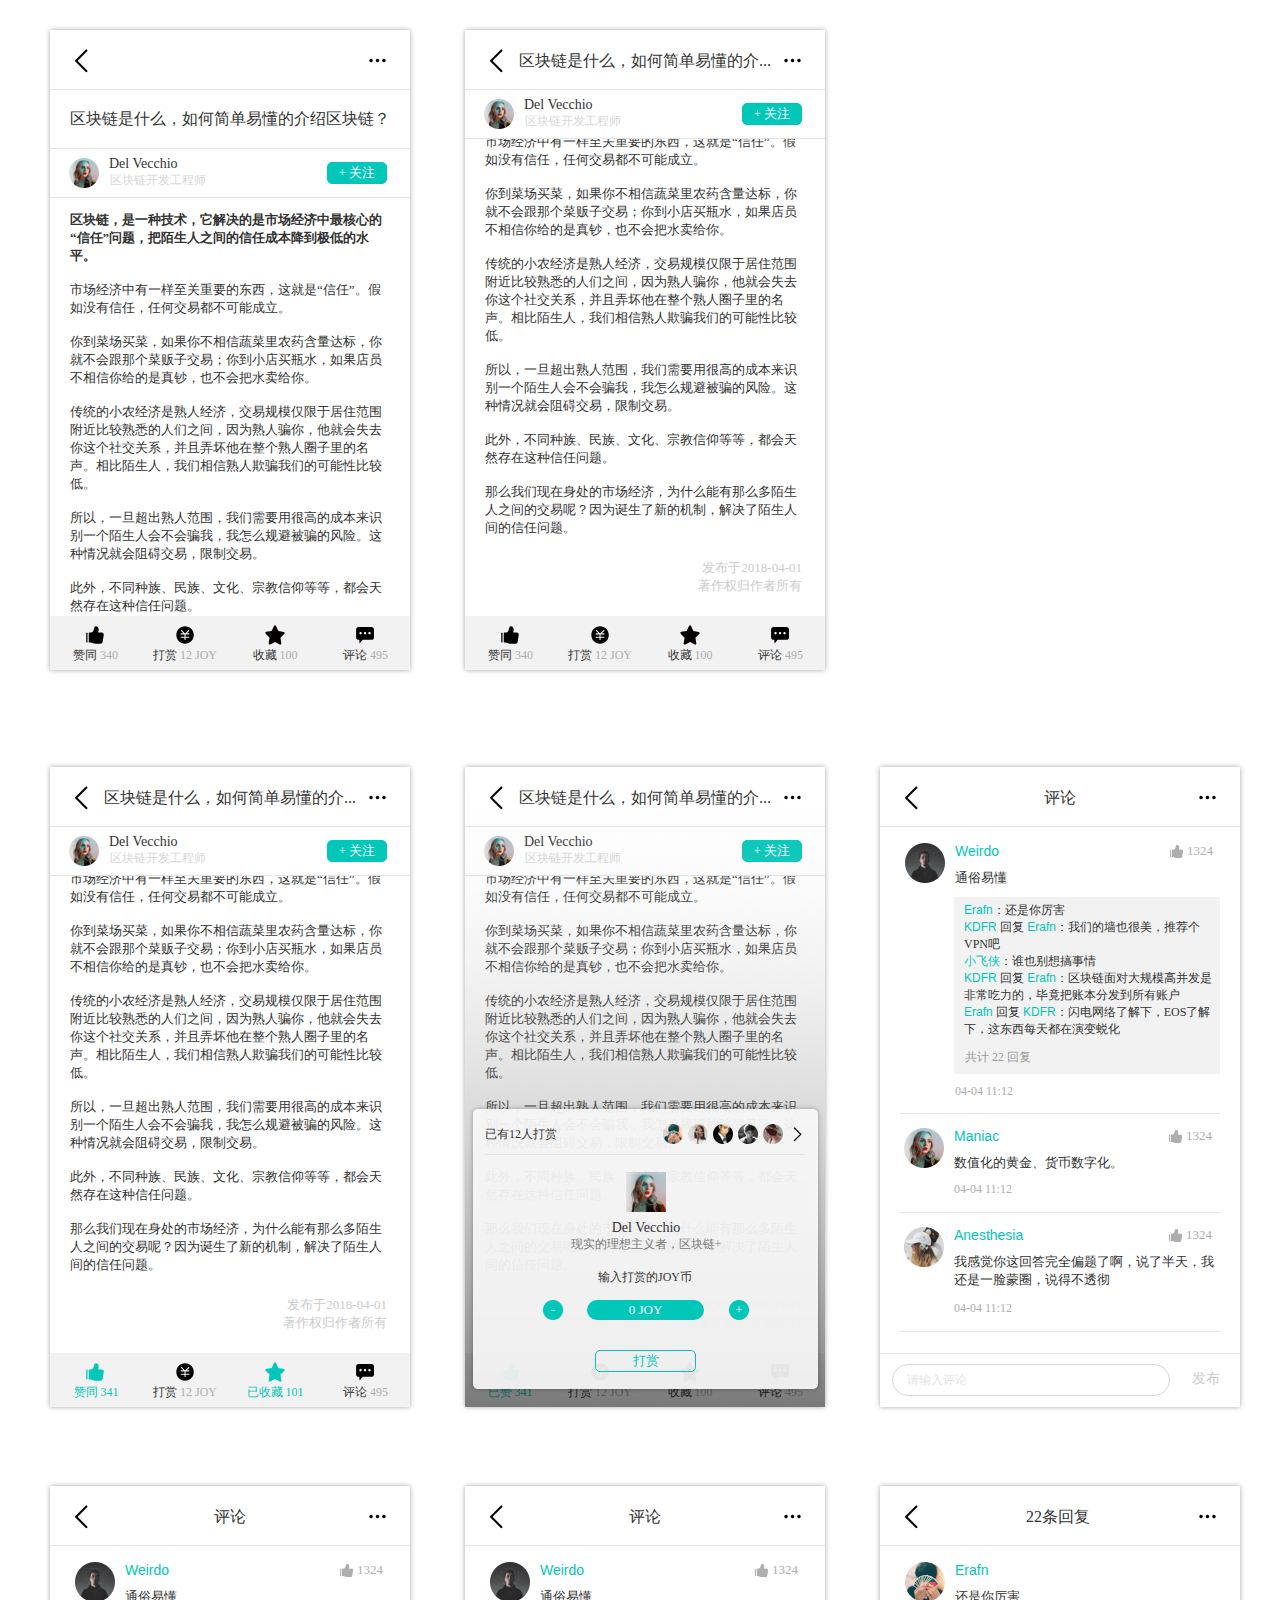
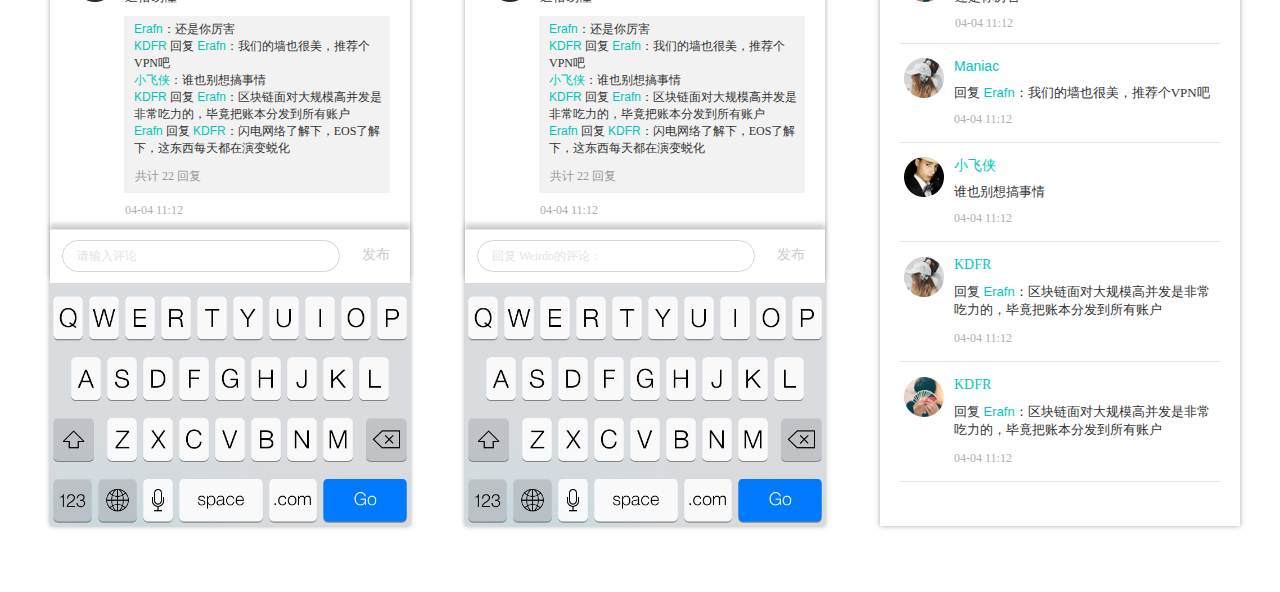
<file: 回答详情页.html>
﻿<!DOCTYPE html>
<html>
  <head>
    <title>回答详情页</title>
    <meta http-equiv="X-UA-Compatible" content="IE=edge"/>
    <meta http-equiv="content-type" content="text/html; charset=utf-8"/>
    <meta name="apple-mobile-web-app-capable" content="yes"/>
    <link href="resources/css/jquery-ui-themes.css" type="text/css" rel="stylesheet"/>
    <link href="resources/css/axure_rp_page.css" type="text/css" rel="stylesheet"/>
    <link href="data/styles.css" type="text/css" rel="stylesheet"/>
    <link href="files/回答详情页/styles.css" type="text/css" rel="stylesheet"/>
    <script src="resources/scripts/jquery-1.7.1.min.js"></script>
    <script src="resources/scripts/jquery-ui-1.8.10.custom.min.js"></script>
    <script src="resources/scripts/prototypePre.js"></script>
    <script src="data/document.js"></script>
    <script src="resources/scripts/prototypePost.js"></script>
    <script src="files/回答详情页/data.js"></script>
    <script type="text/javascript">
      $axure.utils.getTransparentGifPath = function() { return 'resources/images/transparent.gif'; };
      $axure.utils.getOtherPath = function() { return 'resources/Other.html'; };
      $axure.utils.getReloadPath = function() { return 'resources/reload.html'; };
    </script>
  </head>
  <body>
    <div id="base" class="">

      <!-- Unnamed (热区) -->
      <div id="u1587" class="ax_default">
      </div>

      <!-- Unnamed (矩形) -->
      <div id="u1588" class="ax_default box_1">
        <div id="u1588_div" class=""></div>
      </div>

      <!-- Unnamed (矩形) -->
      <div id="u1589" class="ax_default box_2">
        <div id="u1589_div" class=""></div>
      </div>

      <!-- Unnamed (矩形) -->
      <div id="u1590" class="ax_default label">
        <div id="u1590_div" class=""></div>
        <div id="u1590_text" class="text ">
          <p><span>区块链是什么，如何简单易懂的介绍区块链？</span></p>
        </div>
      </div>

      <!-- Unnamed (动态面板) -->
      <div id="u1591" class="ax_default">
        <div id="u1591_state0" class="panel_state" data-label="State1" style="">
          <div id="u1591_state0_content" class="panel_state_content">

            <!-- Unnamed (矩形) -->
            <div id="u1592" class="ax_default _文本段落">
              <div id="u1592_div" class=""></div>
              <div id="u1592_text" class="text ">
                <p><span style="font-family:'PingFangSC-Semibold', 'PingFang SC Semibold', 'PingFang SC';font-weight:650;">区块链，是一种技术，它解决的是市场经济中最核心的“信任”问题，把陌生人之间的信任成本降到极低的水平。</span></p><p><span style="font-family:'PingFangSC-Regular', 'PingFang SC';font-weight:400;"><br></span></p><p><span style="font-family:'PingFangSC-Regular', 'PingFang SC';font-weight:400;">市场经济中有一样至关重要的东西，这就是“信任”。假如没有信任，任何交易都不可能成立。</span></p><p><span style="font-family:'PingFangSC-Regular', 'PingFang SC';font-weight:400;"><br></span></p><p><span style="font-family:'PingFangSC-Regular', 'PingFang SC';font-weight:400;">你到菜场买菜，如果你不相信蔬菜里农药含量达标，你就不会跟那个菜贩子交易；你到小店买瓶水，如果店员不相信你给的是真钞，也不会把水卖给你。</span></p><p><span style="font-family:'PingFangSC-Regular', 'PingFang SC';font-weight:400;"><br></span></p><p><span style="font-family:'PingFangSC-Regular', 'PingFang SC';font-weight:400;">传统的小农经济是熟人经济，交易规模仅限于居住范围附近比较熟悉的人们之间，因为熟人骗你，他就会失去你这个社交关系，并且弄坏他在整个熟人圈子里的名声。相比陌生人，我们相信熟人欺骗我们的可能性比较低。</span></p><p><span style="font-family:'PingFangSC-Regular', 'PingFang SC';font-weight:400;"><br></span></p><p><span style="font-family:'PingFangSC-Regular', 'PingFang SC';font-weight:400;">所以，一旦超出熟人范围，我们需要用很高的成本来识别一个陌生人会不会骗我，我怎么规避被骗的风险。这种情况就会阻碍交易，限制交易。</span></p><p><span style="font-family:'PingFangSC-Regular', 'PingFang SC';font-weight:400;"><br></span></p><p><span style="font-family:'PingFangSC-Regular', 'PingFang SC';font-weight:400;">此外，不同种族、民族、文化、宗教信仰等等，都会天然存在这种信任问题。</span></p><p><span style="font-family:'PingFangSC-Regular', 'PingFang SC';font-weight:400;"><br></span></p><p><span style="font-family:'PingFangSC-Regular', 'PingFang SC';font-weight:400;">那么我们现在身处的市场经济，为什么能有那么多陌生人之间的交易呢？因为诞生了新的机制，解决了陌生人间的信任问题。</span></p>
              </div>
            </div>

            <!-- Unnamed (热区) -->
            <div id="u1593" class="ax_default">
            </div>

            <!-- Unnamed (矩形) -->
            <div id="u1594" class="ax_default _文本段落">
              <div id="u1594_div" class=""></div>
              <div id="u1594_text" class="text ">
                <p><span>发布于2018-04-01</span></p><p><span>著作权归作者所有</span></p>
              </div>
            </div>

            <!-- Unnamed (热区) -->
            <div id="u1595" class="ax_default">
            </div>

            <!-- Unnamed (热区) -->
            <div id="u1596" class="ax_default">
            </div>

            <!-- Unnamed (热区) -->
            <div id="u1597" class="ax_default">
            </div>
          </div>
        </div>
      </div>

      <!-- Unnamed (矩形) -->
      <div id="u1598" class="ax_default box_2">
        <div id="u1598_div" class=""></div>
      </div>

      <!-- Unnamed (水平线) -->
      <div id="u1599" class="ax_default line">
        <img id="u1599_img" class="img " src="images/社区产品/u74.png"/>
      </div>

      <!-- Unnamed (矩形) -->
      <div id="u1600" class="ax_default _文本段落">
        <div id="u1600_div" class=""></div>
        <div id="u1600_text" class="text ">
          <p style="font-size:14px;text-align:left;"><span>Del Vecchio</span></p><p style="font-size:12px;text-align:center;"><span style="color:#D7D7D7;">区块链开发工程师</span></p>
        </div>
      </div>

      <!-- Unnamed (图片) -->
      <div id="u1601" class="ax_default _图片">
        <img id="u1601_img" class="img " src="images/回答详情页/u1601.png"/>
      </div>

      <!-- Unnamed (矩形) -->
      <div id="u1602" class="ax_default primary_button">
        <div id="u1602_div" class=""></div>
        <div id="u1602_text" class="text ">
          <p><span>+ 关注</span></p>
        </div>
      </div>

      <!-- Unnamed (水平线) -->
      <div id="u1603" class="ax_default line">
        <img id="u1603_img" class="img " src="images/社区产品/u74.png"/>
      </div>

      <!-- Unnamed (矩形) -->
      <div id="u1604" class="ax_default box_2">
        <div id="u1604_div" class=""></div>
      </div>

      <!-- Unnamed (图片) -->
      <div id="u1605" class="ax_default _图片">
        <img id="u1605_img" class="img " src="images/引流小测试/u524.png"/>
      </div>

      <!-- Unnamed (图片) -->
      <div id="u1606" class="ax_default _图片">
        <img id="u1606_img" class="img " src="images/引流小测试/u528.png"/>
      </div>

      <!-- Unnamed (水平线) -->
      <div id="u1607" class="ax_default line">
        <img id="u1607_img" class="img " src="images/社区产品/u74.png"/>
      </div>

      <!-- Unnamed (矩形) -->
      <div id="u1608" class="ax_default box_1">
        <div id="u1608_div" class=""></div>
      </div>

      <!-- Unnamed (动态面板) -->
      <div id="u1609" class="ax_default">
        <div id="u1609_state0" class="panel_state" data-label="State1" style="">
          <div id="u1609_state0_content" class="panel_state_content">

            <!-- Unnamed (矩形) -->
            <div id="u1610" class="ax_default _文本段落">
              <div id="u1610_div" class=""></div>
              <div id="u1610_text" class="text ">
                <p><span style="font-family:'PingFangSC-Semibold', 'PingFang SC Semibold', 'PingFang SC';font-weight:650;">区块链，是一种技术，它解决的是市场经济中最核心的“信任”问题，把陌生人之间的信任成本降到极低的水平。</span></p><p><span style="font-family:'PingFangSC-Regular', 'PingFang SC';font-weight:400;"><br></span></p><p><span style="font-family:'PingFangSC-Regular', 'PingFang SC';font-weight:400;">市场经济中有一样至关重要的东西，这就是“信任”。假如没有信任，任何交易都不可能成立。</span></p><p><span style="font-family:'PingFangSC-Regular', 'PingFang SC';font-weight:400;"><br></span></p><p><span style="font-family:'PingFangSC-Regular', 'PingFang SC';font-weight:400;">你到菜场买菜，如果你不相信蔬菜里农药含量达标，你就不会跟那个菜贩子交易；你到小店买瓶水，如果店员不相信你给的是真钞，也不会把水卖给你。</span></p><p><span style="font-family:'PingFangSC-Regular', 'PingFang SC';font-weight:400;"><br></span></p><p><span style="font-family:'PingFangSC-Regular', 'PingFang SC';font-weight:400;">传统的小农经济是熟人经济，交易规模仅限于居住范围附近比较熟悉的人们之间，因为熟人骗你，他就会失去你这个社交关系，并且弄坏他在整个熟人圈子里的名声。相比陌生人，我们相信熟人欺骗我们的可能性比较低。</span></p><p><span style="font-family:'PingFangSC-Regular', 'PingFang SC';font-weight:400;"><br></span></p><p><span style="font-family:'PingFangSC-Regular', 'PingFang SC';font-weight:400;">所以，一旦超出熟人范围，我们需要用很高的成本来识别一个陌生人会不会骗我，我怎么规避被骗的风险。这种情况就会阻碍交易，限制交易。</span></p><p><span style="font-family:'PingFangSC-Regular', 'PingFang SC';font-weight:400;"><br></span></p><p><span style="font-family:'PingFangSC-Regular', 'PingFang SC';font-weight:400;">此外，不同种族、民族、文化、宗教信仰等等，都会天然存在这种信任问题。</span></p><p><span style="font-family:'PingFangSC-Regular', 'PingFang SC';font-weight:400;"><br></span></p><p><span style="font-family:'PingFangSC-Regular', 'PingFang SC';font-weight:400;">那么我们现在身处的市场经济，为什么能有那么多陌生人之间的交易呢？因为诞生了新的机制，解决了陌生人间的信任问题。</span></p>
              </div>
            </div>

            <!-- Unnamed (热区) -->
            <div id="u1611" class="ax_default">
            </div>

            <!-- Unnamed (矩形) -->
            <div id="u1612" class="ax_default _文本段落">
              <div id="u1612_div" class=""></div>
              <div id="u1612_text" class="text ">
                <p><span>发布于2018-04-01</span></p><p><span>著作权归作者所有</span></p>
              </div>
            </div>

            <!-- Unnamed (热区) -->
            <div id="u1613" class="ax_default">
            </div>

            <!-- Unnamed (热区) -->
            <div id="u1614" class="ax_default">
            </div>

            <!-- Unnamed (热区) -->
            <div id="u1615" class="ax_default">
            </div>
          </div>
        </div>
      </div>

      <!-- Unnamed (组合) -->
      <div id="u1616" class="ax_default" data-left="465" data-top="89" data-width="360" data-height="50">

        <!-- Unnamed (矩形) -->
        <div id="u1617" class="ax_default box_2">
          <div id="u1617_div" class=""></div>
        </div>

        <!-- Unnamed (水平线) -->
        <div id="u1618" class="ax_default line">
          <img id="u1618_img" class="img " src="images/社区产品/u74.png"/>
        </div>

        <!-- Unnamed (矩形) -->
        <div id="u1619" class="ax_default _文本段落">
          <div id="u1619_div" class=""></div>
          <div id="u1619_text" class="text ">
            <p style="font-size:14px;text-align:left;"><span>Del Vecchio</span></p><p style="font-size:12px;text-align:center;"><span style="color:#D7D7D7;">区块链开发工程师</span></p>
          </div>
        </div>

        <!-- Unnamed (图片) -->
        <div id="u1620" class="ax_default _图片">
          <img id="u1620_img" class="img " src="images/回答详情页/u1601.png"/>
        </div>

        <!-- Unnamed (矩形) -->
        <div id="u1621" class="ax_default primary_button">
          <div id="u1621_div" class=""></div>
          <div id="u1621_text" class="text ">
            <p><span>+ 关注</span></p>
          </div>
        </div>

        <!-- Unnamed (水平线) -->
        <div id="u1622" class="ax_default line">
          <img id="u1622_img" class="img " src="images/社区产品/u74.png"/>
        </div>
      </div>

      <!-- Unnamed (矩形) -->
      <div id="u1623" class="ax_default box_2">
        <div id="u1623_div" class=""></div>
      </div>

      <!-- Unnamed (图片) -->
      <div id="u1624" class="ax_default _图片">
        <img id="u1624_img" class="img " src="images/引流小测试/u524.png"/>
      </div>

      <!-- Unnamed (图片) -->
      <div id="u1625" class="ax_default _图片">
        <img id="u1625_img" class="img " src="images/引流小测试/u528.png"/>
      </div>

      <!-- Unnamed (水平线) -->
      <div id="u1626" class="ax_default line">
        <img id="u1626_img" class="img " src="images/社区产品/u74.png"/>
      </div>

      <!-- Unnamed (组合) -->
      <div id="u1627" class="ax_default" data-left="465" data-top="616" data-width="360" data-height="54">

        <!-- Unnamed (水平线) -->
        <div id="u1628" class="ax_default line">
          <img id="u1628_img" class="img " src="images/社区产品/u74.png"/>
        </div>

        <!-- Unnamed (矩形) -->
        <div id="u1629" class="ax_default box_2">
          <div id="u1629_div" class=""></div>
        </div>

        <!-- Unnamed (矩形) -->
        <div id="u1630" class="ax_default box_2">
          <div id="u1630_div" class=""></div>
        </div>

        <!-- Unnamed (矩形) -->
        <div id="u1631" class="ax_default box_2">
          <div id="u1631_div" class=""></div>
        </div>

        <!-- Unnamed (矩形) -->
        <div id="u1632" class="ax_default box_2">
          <div id="u1632_div" class=""></div>
        </div>
      </div>

      <!-- Unnamed (矩形) -->
      <div id="u1633" class="ax_default _文本段落">
        <div id="u1633_div" class=""></div>
        <div id="u1633_text" class="text ">
          <p><span>区块链是什么，如何简单易懂的介...</span></p>
        </div>
      </div>

      <!-- Unnamed (矩形) -->
      <div id="u1634" class="ax_default _文本段落">
        <div id="u1634_div" class=""></div>
        <div id="u1634_text" class="text ">
          <p><span>赞同 </span><span style="color:#AEAEAE;">340</span></p>
        </div>
      </div>

      <!-- Unnamed (矩形) -->
      <div id="u1635" class="ax_default _文本段落">
        <div id="u1635_div" class=""></div>
        <div id="u1635_text" class="text ">
          <p><span>打赏 </span><span style="color:#AEAEAE;">12 JOY</span></p>
        </div>
      </div>

      <!-- Unnamed (矩形) -->
      <div id="u1636" class="ax_default _文本段落">
        <div id="u1636_div" class=""></div>
        <div id="u1636_text" class="text ">
          <p><span>收藏 </span><span style="color:#AEAEAE;">100</span></p>
        </div>
      </div>

      <!-- Unnamed (矩形) -->
      <div id="u1637" class="ax_default _文本段落">
        <div id="u1637_div" class=""></div>
        <div id="u1637_text" class="text ">
          <p><span>评论 </span><span style="color:#AEAEAE;">495</span></p>
        </div>
      </div>

      <!-- Unnamed (SVG) -->
      <div id="u1638" class="ax_default _图片">
        <img id="u1638_img" class="img " src="images/回答详情页/u1638.svg"/>
      </div>

      <!-- Unnamed (SVG) -->
      <div id="u1639" class="ax_default _图片">
        <img id="u1639_img" class="img " src="images/回答详情页/u1639.svg"/>
      </div>

      <!-- Unnamed (SVG) -->
      <div id="u1640" class="ax_default _图片">
        <img id="u1640_img" class="img " src="images/回答详情页/u1640.svg"/>
      </div>

      <!-- Unnamed (SVG) -->
      <div id="u1641" class="ax_default _图片">
        <img id="u1641_img" class="img " src="images/回答详情页/u1641.svg"/>
      </div>

      <!-- Unnamed (组合) -->
      <div id="u1642" class="ax_default" data-left="50" data-top="616" data-width="360" data-height="54">

        <!-- Unnamed (水平线) -->
        <div id="u1643" class="ax_default line">
          <img id="u1643_img" class="img " src="images/社区产品/u74.png"/>
        </div>

        <!-- Unnamed (矩形) -->
        <div id="u1644" class="ax_default box_2">
          <div id="u1644_div" class=""></div>
        </div>

        <!-- Unnamed (矩形) -->
        <div id="u1645" class="ax_default box_2">
          <div id="u1645_div" class=""></div>
        </div>

        <!-- Unnamed (矩形) -->
        <div id="u1646" class="ax_default box_2">
          <div id="u1646_div" class=""></div>
        </div>

        <!-- Unnamed (矩形) -->
        <div id="u1647" class="ax_default box_2">
          <div id="u1647_div" class=""></div>
        </div>
      </div>

      <!-- Unnamed (矩形) -->
      <div id="u1648" class="ax_default _文本段落">
        <div id="u1648_div" class=""></div>
        <div id="u1648_text" class="text ">
          <p><span>赞同 </span><span style="color:#AEAEAE;">340</span></p>
        </div>
      </div>

      <!-- Unnamed (矩形) -->
      <div id="u1649" class="ax_default _文本段落">
        <div id="u1649_div" class=""></div>
        <div id="u1649_text" class="text ">
          <p><span>打赏 </span><span style="color:#AEAEAE;">12 JOY</span></p>
        </div>
      </div>

      <!-- Unnamed (矩形) -->
      <div id="u1650" class="ax_default _文本段落">
        <div id="u1650_div" class=""></div>
        <div id="u1650_text" class="text ">
          <p><span>收藏 </span><span style="color:#AEAEAE;">100</span></p>
        </div>
      </div>

      <!-- Unnamed (矩形) -->
      <div id="u1651" class="ax_default _文本段落">
        <div id="u1651_div" class=""></div>
        <div id="u1651_text" class="text ">
          <p><span>评论 </span><span style="color:#AEAEAE;">495</span></p>
        </div>
      </div>

      <!-- Unnamed (SVG) -->
      <div id="u1652" class="ax_default _图片">
        <img id="u1652_img" class="img " src="images/回答详情页/u1638.svg"/>
      </div>

      <!-- Unnamed (SVG) -->
      <div id="u1653" class="ax_default _图片">
        <img id="u1653_img" class="img " src="images/回答详情页/u1639.svg"/>
      </div>

      <!-- Unnamed (SVG) -->
      <div id="u1654" class="ax_default _图片">
        <img id="u1654_img" class="img " src="images/回答详情页/u1640.svg"/>
      </div>

      <!-- Unnamed (SVG) -->
      <div id="u1655" class="ax_default _图片">
        <img id="u1655_img" class="img " src="images/回答详情页/u1641.svg"/>
      </div>

      <!-- Unnamed (矩形) -->
      <div id="u1656" class="ax_default box_1">
        <div id="u1656_div" class=""></div>
      </div>

      <!-- Unnamed (动态面板) -->
      <div id="u1657" class="ax_default">
        <div id="u1657_state0" class="panel_state" data-label="State1" style="">
          <div id="u1657_state0_content" class="panel_state_content">

            <!-- Unnamed (矩形) -->
            <div id="u1658" class="ax_default _文本段落">
              <div id="u1658_div" class=""></div>
              <div id="u1658_text" class="text ">
                <p><span style="font-family:'PingFangSC-Semibold', 'PingFang SC Semibold', 'PingFang SC';font-weight:650;">区块链，是一种技术，它解决的是市场经济中最核心的“信任”问题，把陌生人之间的信任成本降到极低的水平。</span></p><p><span style="font-family:'PingFangSC-Regular', 'PingFang SC';font-weight:400;"><br></span></p><p><span style="font-family:'PingFangSC-Regular', 'PingFang SC';font-weight:400;">市场经济中有一样至关重要的东西，这就是“信任”。假如没有信任，任何交易都不可能成立。</span></p><p><span style="font-family:'PingFangSC-Regular', 'PingFang SC';font-weight:400;"><br></span></p><p><span style="font-family:'PingFangSC-Regular', 'PingFang SC';font-weight:400;">你到菜场买菜，如果你不相信蔬菜里农药含量达标，你就不会跟那个菜贩子交易；你到小店买瓶水，如果店员不相信你给的是真钞，也不会把水卖给你。</span></p><p><span style="font-family:'PingFangSC-Regular', 'PingFang SC';font-weight:400;"><br></span></p><p><span style="font-family:'PingFangSC-Regular', 'PingFang SC';font-weight:400;">传统的小农经济是熟人经济，交易规模仅限于居住范围附近比较熟悉的人们之间，因为熟人骗你，他就会失去你这个社交关系，并且弄坏他在整个熟人圈子里的名声。相比陌生人，我们相信熟人欺骗我们的可能性比较低。</span></p><p><span style="font-family:'PingFangSC-Regular', 'PingFang SC';font-weight:400;"><br></span></p><p><span style="font-family:'PingFangSC-Regular', 'PingFang SC';font-weight:400;">所以，一旦超出熟人范围，我们需要用很高的成本来识别一个陌生人会不会骗我，我怎么规避被骗的风险。这种情况就会阻碍交易，限制交易。</span></p><p><span style="font-family:'PingFangSC-Regular', 'PingFang SC';font-weight:400;"><br></span></p><p><span style="font-family:'PingFangSC-Regular', 'PingFang SC';font-weight:400;">此外，不同种族、民族、文化、宗教信仰等等，都会天然存在这种信任问题。</span></p><p><span style="font-family:'PingFangSC-Regular', 'PingFang SC';font-weight:400;"><br></span></p><p><span style="font-family:'PingFangSC-Regular', 'PingFang SC';font-weight:400;">那么我们现在身处的市场经济，为什么能有那么多陌生人之间的交易呢？因为诞生了新的机制，解决了陌生人间的信任问题。</span></p>
              </div>
            </div>

            <!-- Unnamed (热区) -->
            <div id="u1659" class="ax_default">
            </div>

            <!-- Unnamed (矩形) -->
            <div id="u1660" class="ax_default _文本段落">
              <div id="u1660_div" class=""></div>
              <div id="u1660_text" class="text ">
                <p><span>发布于2018-04-01</span></p><p><span>著作权归作者所有</span></p>
              </div>
            </div>

            <!-- Unnamed (热区) -->
            <div id="u1661" class="ax_default">
            </div>

            <!-- Unnamed (热区) -->
            <div id="u1662" class="ax_default">
            </div>

            <!-- Unnamed (热区) -->
            <div id="u1663" class="ax_default">
            </div>
          </div>
        </div>
      </div>

      <!-- Unnamed (组合) -->
      <div id="u1664" class="ax_default" data-left="465" data-top="826" data-width="360" data-height="50">

        <!-- Unnamed (矩形) -->
        <div id="u1665" class="ax_default box_2">
          <div id="u1665_div" class=""></div>
        </div>

        <!-- Unnamed (水平线) -->
        <div id="u1666" class="ax_default line">
          <img id="u1666_img" class="img " src="images/社区产品/u74.png"/>
        </div>

        <!-- Unnamed (矩形) -->
        <div id="u1667" class="ax_default _文本段落">
          <div id="u1667_div" class=""></div>
          <div id="u1667_text" class="text ">
            <p style="font-size:14px;text-align:left;"><span>Del Vecchio</span></p><p style="font-size:12px;text-align:center;"><span style="color:#D7D7D7;">区块链开发工程师</span></p>
          </div>
        </div>

        <!-- Unnamed (图片) -->
        <div id="u1668" class="ax_default _图片">
          <img id="u1668_img" class="img " src="images/回答详情页/u1601.png"/>
        </div>

        <!-- Unnamed (矩形) -->
        <div id="u1669" class="ax_default primary_button">
          <div id="u1669_div" class=""></div>
          <div id="u1669_text" class="text ">
            <p><span>+ 关注</span></p>
          </div>
        </div>

        <!-- Unnamed (水平线) -->
        <div id="u1670" class="ax_default line">
          <img id="u1670_img" class="img " src="images/社区产品/u74.png"/>
        </div>
      </div>

      <!-- Unnamed (矩形) -->
      <div id="u1671" class="ax_default box_2">
        <div id="u1671_div" class=""></div>
      </div>

      <!-- Unnamed (图片) -->
      <div id="u1672" class="ax_default _图片">
        <img id="u1672_img" class="img " src="images/引流小测试/u524.png"/>
      </div>

      <!-- Unnamed (图片) -->
      <div id="u1673" class="ax_default _图片">
        <img id="u1673_img" class="img " src="images/引流小测试/u528.png"/>
      </div>

      <!-- Unnamed (水平线) -->
      <div id="u1674" class="ax_default line">
        <img id="u1674_img" class="img " src="images/社区产品/u74.png"/>
      </div>

      <!-- Unnamed (组合) -->
      <div id="u1675" class="ax_default" data-left="465" data-top="1353" data-width="360" data-height="54">

        <!-- Unnamed (水平线) -->
        <div id="u1676" class="ax_default line">
          <img id="u1676_img" class="img " src="images/社区产品/u74.png"/>
        </div>

        <!-- Unnamed (矩形) -->
        <div id="u1677" class="ax_default box_2">
          <div id="u1677_div" class=""></div>
        </div>

        <!-- Unnamed (矩形) -->
        <div id="u1678" class="ax_default box_2">
          <div id="u1678_div" class=""></div>
        </div>

        <!-- Unnamed (矩形) -->
        <div id="u1679" class="ax_default box_2">
          <div id="u1679_div" class=""></div>
        </div>

        <!-- Unnamed (矩形) -->
        <div id="u1680" class="ax_default box_2">
          <div id="u1680_div" class=""></div>
        </div>
      </div>

      <!-- Unnamed (矩形) -->
      <div id="u1681" class="ax_default _文本段落">
        <div id="u1681_div" class=""></div>
        <div id="u1681_text" class="text ">
          <p><span>区块链是什么，如何简单易懂的介...</span></p>
        </div>
      </div>

      <!-- Unnamed (矩形) -->
      <div id="u1682" class="ax_default _文本段落">
        <div id="u1682_div" class=""></div>
        <div id="u1682_text" class="text ">
          <p><span>已赞 341</span></p>
        </div>
      </div>

      <!-- Unnamed (矩形) -->
      <div id="u1683" class="ax_default _文本段落">
        <div id="u1683_div" class=""></div>
        <div id="u1683_text" class="text ">
          <p><span>打赏 </span><span style="color:#AEAEAE;">12 JOY</span></p>
        </div>
      </div>

      <!-- Unnamed (矩形) -->
      <div id="u1684" class="ax_default _文本段落">
        <div id="u1684_div" class=""></div>
        <div id="u1684_text" class="text ">
          <p><span>收藏 </span><span style="color:#AEAEAE;">100</span></p>
        </div>
      </div>

      <!-- Unnamed (矩形) -->
      <div id="u1685" class="ax_default _文本段落">
        <div id="u1685_div" class=""></div>
        <div id="u1685_text" class="text ">
          <p><span>评论 </span><span style="color:#AEAEAE;">495</span></p>
        </div>
      </div>

      <!-- Unnamed (SVG) -->
      <div id="u1686" class="ax_default _图片">
        <img id="u1686_img" class="img " src="images/回答详情页/u1638.svg"/>
      </div>

      <!-- Unnamed (组合) -->
      <div id="u1687" class="ax_default" data-left="501" data-top="1363" data-width="18" data-height="18">

        <!-- Unnamed (形状) -->
        <div id="u1688" class="ax_default line">
          <img id="u1688_img" class="img " src="images/回答详情页/u1688.png"/>
        </div>

        <!-- Unnamed (形状) -->
        <div id="u1689" class="ax_default line">
          <img id="u1689_img" class="img " src="images/回答详情页/u1689.png"/>
        </div>
      </div>

      <!-- Unnamed (SVG) -->
      <div id="u1690" class="ax_default _图片">
        <img id="u1690_img" class="img " src="images/回答详情页/u1640.svg"/>
      </div>

      <!-- Unnamed (SVG) -->
      <div id="u1691" class="ax_default _图片">
        <img id="u1691_img" class="img " src="images/回答详情页/u1641.svg"/>
      </div>

      <!-- Unnamed (组合) -->
      <div id="u1692" class="ax_default" data-left="465" data-top="767" data-width="360" data-height="640">

        <!-- Unnamed (矩形) -->
        <div id="u1693" class="ax_default box_2">
          <img id="u1693_img" class="img " src="images/回答详情页/u1693.png"/>
        </div>

        <!-- Unnamed (矩形) -->
        <div id="u1694" class="ax_default box_2">
          <img id="u1694_img" class="img " src="images/回答详情页/u1694.png"/>
        </div>

        <!-- Unnamed (图片) -->
        <div id="u1695" class="ax_default _图片">
          <img id="u1695_img" class="img " src="images/社区产品/u173.jpg"/>
        </div>

        <!-- Unnamed (矩形) -->
        <div id="u1696" class="ax_default _文本段落">
          <div id="u1696_div" class=""></div>
          <div id="u1696_text" class="text ">
            <p style="font-size:14px;"><span>Del Vecchio</span></p><p style="font-size:12px;"><span style="color:#797979;">现实的理想主义者，区块链+</span></p>
          </div>
        </div>

        <!-- Unnamed (矩形) -->
        <div id="u1697" class="ax_default primary_button">
          <div id="u1697_div" class=""></div>
          <div id="u1697_text" class="text ">
            <p><span>打赏</span></p>
          </div>
        </div>

        <!-- Unnamed (椭圆形) -->
        <div id="u1698" class="ax_default ellipse">
          <img id="u1698_img" class="img " src="images/回答详情页/u1698.png"/>
          <div id="u1698_text" class="text ">
            <p><span>+</span></p>
          </div>
        </div>

        <!-- Unnamed (椭圆形) -->
        <div id="u1699" class="ax_default ellipse">
          <img id="u1699_img" class="img " src="images/回答详情页/u1698.png"/>
          <div id="u1699_text" class="text ">
            <p><span>-</span></p>
          </div>
        </div>

        <!-- Unnamed (矩形) -->
        <div id="u1700" class="ax_default ellipse">
          <div id="u1700_div" class=""></div>
          <div id="u1700_text" class="text ">
            <p><span>0 JOY</span></p>
          </div>
        </div>

        <!-- Unnamed (矩形) -->
        <div id="u1701" class="ax_default _文本段落">
          <div id="u1701_div" class=""></div>
          <div id="u1701_text" class="text ">
            <p><span>输入打赏的JOY币</span></p>
          </div>
        </div>

        <!-- Unnamed (图片) -->
        <div id="u1702" class="ax_default _图片">
          <img id="u1702_img" class="img " src="images/回答详情页/u1702.png"/>
        </div>

        <!-- Unnamed (图片) -->
        <div id="u1703" class="ax_default _图片">
          <img id="u1703_img" class="img " src="images/回答详情页/u1703.png"/>
        </div>

        <!-- Unnamed (图片) -->
        <div id="u1704" class="ax_default _图片">
          <img id="u1704_img" class="img " src="images/回答详情页/u1704.png"/>
        </div>

        <!-- Unnamed (图片) -->
        <div id="u1705" class="ax_default _图片">
          <img id="u1705_img" class="img " src="images/回答详情页/u1705.png"/>
        </div>

        <!-- Unnamed (图片) -->
        <div id="u1706" class="ax_default _图片">
          <img id="u1706_img" class="img " src="images/回答详情页/u1706.png"/>
        </div>

        <!-- Unnamed (矩形) -->
        <div id="u1707" class="ax_default _文本段落">
          <div id="u1707_div" class=""></div>
          <div id="u1707_text" class="text ">
            <p><span>已有12人打赏</span></p>
          </div>
        </div>

        <!-- Unnamed (图片) -->
        <div id="u1708" class="ax_default _图片">
          <img id="u1708_img" class="img " src="images/引流小测试/u524.png"/>
        </div>

        <!-- Unnamed (水平线) -->
        <div id="u1709" class="ax_default line">
          <img id="u1709_img" class="img " src="images/问题页面/u1076.png"/>
        </div>
      </div>

      <!-- Unnamed (矩形) -->
      <div id="u1710" class="ax_default box_1">
        <div id="u1710_div" class=""></div>
      </div>

      <!-- Unnamed (矩形) -->
      <div id="u1711" class="ax_default box_2">
        <div id="u1711_div" class=""></div>
      </div>

      <!-- Unnamed (图片) -->
      <div id="u1712" class="ax_default _图片">
        <img id="u1712_img" class="img " src="images/引流小测试/u524.png"/>
      </div>

      <!-- Unnamed (图片) -->
      <div id="u1713" class="ax_default _图片">
        <img id="u1713_img" class="img " src="images/引流小测试/u528.png"/>
      </div>

      <!-- Unnamed (水平线) -->
      <div id="u1714" class="ax_default line">
        <img id="u1714_img" class="img " src="images/社区产品/u74.png"/>
      </div>

      <!-- Unnamed (矩形) -->
      <div id="u1715" class="ax_default box_2">
        <div id="u1715_div" class=""></div>
      </div>

      <!-- Unnamed (矩形) -->
      <div id="u1716" class="ax_default _文本段落">
        <div id="u1716_div" class=""></div>
        <div id="u1716_text" class="text ">
          <p><span>评论</span></p>
        </div>
      </div>

      <!-- Unnamed (水平线) -->
      <div id="u1717" class="ax_default line">
        <img id="u1717_img" class="img " src="images/社区产品/u74.png"/>
      </div>

      <!-- Unnamed (矩形) -->
      <div id="u1718" class="ax_default box_1">
        <div id="u1718_div" class=""></div>
        <div id="u1718_text" class="text ">
          <p><span>请输入评论</span></p>
        </div>
      </div>

      <!-- Unnamed (矩形) -->
      <div id="u1719" class="ax_default label">
        <div id="u1719_div" class=""></div>
        <div id="u1719_text" class="text ">
          <p><span>发布</span></p>
        </div>
      </div>

      <!-- Unnamed (矩形) -->
      <div id="u1720" class="ax_default _文本段落">
        <div id="u1720_div" class=""></div>
        <div id="u1720_text" class="text ">
          <p><span>暂时没有评论</span></p><p><span><br></span></p>
        </div>
      </div>

      <!-- Unnamed (矩形) -->
      <div id="u1721" class="ax_default box_1">
        <div id="u1721_div" class=""></div>
      </div>

      <!-- Unnamed (动态面板) -->
      <div id="u1722" class="ax_default">
        <div id="u1722_state0" class="panel_state" data-label="State1" style="">
          <div id="u1722_state0_content" class="panel_state_content">

            <!-- Unnamed (矩形) -->
            <div id="u1723" class="ax_default _文本段落">
              <div id="u1723_div" class=""></div>
              <div id="u1723_text" class="text ">
                <p><span style="font-family:'PingFangSC-Semibold', 'PingFang SC Semibold', 'PingFang SC';font-weight:650;">区块链，是一种技术，它解决的是市场经济中最核心的“信任”问题，把陌生人之间的信任成本降到极低的水平。</span></p><p><span style="font-family:'PingFangSC-Regular', 'PingFang SC';font-weight:400;"><br></span></p><p><span style="font-family:'PingFangSC-Regular', 'PingFang SC';font-weight:400;">市场经济中有一样至关重要的东西，这就是“信任”。假如没有信任，任何交易都不可能成立。</span></p><p><span style="font-family:'PingFangSC-Regular', 'PingFang SC';font-weight:400;"><br></span></p><p><span style="font-family:'PingFangSC-Regular', 'PingFang SC';font-weight:400;">你到菜场买菜，如果你不相信蔬菜里农药含量达标，你就不会跟那个菜贩子交易；你到小店买瓶水，如果店员不相信你给的是真钞，也不会把水卖给你。</span></p><p><span style="font-family:'PingFangSC-Regular', 'PingFang SC';font-weight:400;"><br></span></p><p><span style="font-family:'PingFangSC-Regular', 'PingFang SC';font-weight:400;">传统的小农经济是熟人经济，交易规模仅限于居住范围附近比较熟悉的人们之间，因为熟人骗你，他就会失去你这个社交关系，并且弄坏他在整个熟人圈子里的名声。相比陌生人，我们相信熟人欺骗我们的可能性比较低。</span></p><p><span style="font-family:'PingFangSC-Regular', 'PingFang SC';font-weight:400;"><br></span></p><p><span style="font-family:'PingFangSC-Regular', 'PingFang SC';font-weight:400;">所以，一旦超出熟人范围，我们需要用很高的成本来识别一个陌生人会不会骗我，我怎么规避被骗的风险。这种情况就会阻碍交易，限制交易。</span></p><p><span style="font-family:'PingFangSC-Regular', 'PingFang SC';font-weight:400;"><br></span></p><p><span style="font-family:'PingFangSC-Regular', 'PingFang SC';font-weight:400;">此外，不同种族、民族、文化、宗教信仰等等，都会天然存在这种信任问题。</span></p><p><span style="font-family:'PingFangSC-Regular', 'PingFang SC';font-weight:400;"><br></span></p><p><span style="font-family:'PingFangSC-Regular', 'PingFang SC';font-weight:400;">那么我们现在身处的市场经济，为什么能有那么多陌生人之间的交易呢？因为诞生了新的机制，解决了陌生人间的信任问题。</span></p>
              </div>
            </div>

            <!-- Unnamed (热区) -->
            <div id="u1724" class="ax_default">
            </div>

            <!-- Unnamed (矩形) -->
            <div id="u1725" class="ax_default _文本段落">
              <div id="u1725_div" class=""></div>
              <div id="u1725_text" class="text ">
                <p><span>发布于2018-04-01</span></p><p><span>著作权归作者所有</span></p>
              </div>
            </div>

            <!-- Unnamed (热区) -->
            <div id="u1726" class="ax_default">
            </div>

            <!-- Unnamed (热区) -->
            <div id="u1727" class="ax_default">
            </div>

            <!-- Unnamed (热区) -->
            <div id="u1728" class="ax_default">
            </div>
          </div>
        </div>
      </div>

      <!-- Unnamed (组合) -->
      <div id="u1729" class="ax_default" data-left="50" data-top="826" data-width="360" data-height="50">

        <!-- Unnamed (矩形) -->
        <div id="u1730" class="ax_default box_2">
          <div id="u1730_div" class=""></div>
        </div>

        <!-- Unnamed (水平线) -->
        <div id="u1731" class="ax_default line">
          <img id="u1731_img" class="img " src="images/社区产品/u74.png"/>
        </div>

        <!-- Unnamed (矩形) -->
        <div id="u1732" class="ax_default _文本段落">
          <div id="u1732_div" class=""></div>
          <div id="u1732_text" class="text ">
            <p style="font-size:14px;text-align:left;"><span>Del Vecchio</span></p><p style="font-size:12px;text-align:center;"><span style="color:#D7D7D7;">区块链开发工程师</span></p>
          </div>
        </div>

        <!-- Unnamed (图片) -->
        <div id="u1733" class="ax_default _图片">
          <img id="u1733_img" class="img " src="images/回答详情页/u1601.png"/>
        </div>

        <!-- Unnamed (矩形) -->
        <div id="u1734" class="ax_default primary_button">
          <div id="u1734_div" class=""></div>
          <div id="u1734_text" class="text ">
            <p><span>+ 关注</span></p>
          </div>
        </div>

        <!-- Unnamed (水平线) -->
        <div id="u1735" class="ax_default line">
          <img id="u1735_img" class="img " src="images/社区产品/u74.png"/>
        </div>
      </div>

      <!-- Unnamed (矩形) -->
      <div id="u1736" class="ax_default box_2">
        <div id="u1736_div" class=""></div>
      </div>

      <!-- Unnamed (图片) -->
      <div id="u1737" class="ax_default _图片">
        <img id="u1737_img" class="img " src="images/引流小测试/u524.png"/>
      </div>

      <!-- Unnamed (图片) -->
      <div id="u1738" class="ax_default _图片">
        <img id="u1738_img" class="img " src="images/引流小测试/u528.png"/>
      </div>

      <!-- Unnamed (水平线) -->
      <div id="u1739" class="ax_default line">
        <img id="u1739_img" class="img " src="images/社区产品/u74.png"/>
      </div>

      <!-- Unnamed (组合) -->
      <div id="u1740" class="ax_default" data-left="50" data-top="1353" data-width="360" data-height="54">

        <!-- Unnamed (水平线) -->
        <div id="u1741" class="ax_default line">
          <img id="u1741_img" class="img " src="images/社区产品/u74.png"/>
        </div>

        <!-- Unnamed (矩形) -->
        <div id="u1742" class="ax_default box_2">
          <div id="u1742_div" class=""></div>
        </div>

        <!-- Unnamed (矩形) -->
        <div id="u1743" class="ax_default box_2">
          <div id="u1743_div" class=""></div>
        </div>

        <!-- Unnamed (矩形) -->
        <div id="u1744" class="ax_default box_2">
          <div id="u1744_div" class=""></div>
        </div>

        <!-- Unnamed (矩形) -->
        <div id="u1745" class="ax_default box_2">
          <div id="u1745_div" class=""></div>
        </div>
      </div>

      <!-- Unnamed (矩形) -->
      <div id="u1746" class="ax_default _文本段落">
        <div id="u1746_div" class=""></div>
        <div id="u1746_text" class="text ">
          <p><span>区块链是什么，如何简单易懂的介...</span></p>
        </div>
      </div>

      <!-- Unnamed (矩形) -->
      <div id="u1747" class="ax_default _文本段落">
        <div id="u1747_div" class=""></div>
        <div id="u1747_text" class="text ">
          <p><span>赞同 341</span></p>
        </div>
      </div>

      <!-- Unnamed (矩形) -->
      <div id="u1748" class="ax_default _文本段落">
        <div id="u1748_div" class=""></div>
        <div id="u1748_text" class="text ">
          <p><span>打赏 </span><span style="color:#AEAEAE;">12 JOY</span></p>
        </div>
      </div>

      <!-- Unnamed (矩形) -->
      <div id="u1749" class="ax_default _文本段落">
        <div id="u1749_div" class=""></div>
        <div id="u1749_text" class="text ">
          <p><span>已收藏 </span><span>101</span></p>
        </div>
      </div>

      <!-- Unnamed (矩形) -->
      <div id="u1750" class="ax_default _文本段落">
        <div id="u1750_div" class=""></div>
        <div id="u1750_text" class="text ">
          <p><span>评论 </span><span style="color:#AEAEAE;">495</span></p>
        </div>
      </div>

      <!-- Unnamed (SVG) -->
      <div id="u1751" class="ax_default _图片">
        <img id="u1751_img" class="img " src="images/回答详情页/u1638.svg"/>
      </div>

      <!-- Unnamed (组合) -->
      <div id="u1752" class="ax_default" data-left="86" data-top="1363" data-width="18" data-height="18">

        <!-- Unnamed (形状) -->
        <div id="u1753" class="ax_default line">
          <img id="u1753_img" class="img " src="images/回答详情页/u1688.png"/>
        </div>

        <!-- Unnamed (形状) -->
        <div id="u1754" class="ax_default line">
          <img id="u1754_img" class="img " src="images/回答详情页/u1689.png"/>
        </div>
      </div>

      <!-- Unnamed (形状) -->
      <div id="u1755" class="ax_default line">
        <img id="u1755_img" class="img " src="images/回答详情页/u1755.png"/>
      </div>

      <!-- Unnamed (SVG) -->
      <div id="u1756" class="ax_default _图片">
        <img id="u1756_img" class="img " src="images/回答详情页/u1641.svg"/>
      </div>

      <!-- Unnamed (矩形) -->
      <div id="u1757" class="ax_default box_1">
        <div id="u1757_div" class=""></div>
      </div>

      <!-- Unnamed (矩形) -->
      <div id="u1758" class="ax_default box_2">
        <div id="u1758_div" class=""></div>
      </div>

      <!-- Unnamed (图片) -->
      <div id="u1759" class="ax_default _图片">
        <img id="u1759_img" class="img " src="images/引流小测试/u524.png"/>
      </div>

      <!-- Unnamed (图片) -->
      <div id="u1760" class="ax_default _图片">
        <img id="u1760_img" class="img " src="images/引流小测试/u528.png"/>
      </div>

      <!-- Unnamed (水平线) -->
      <div id="u1761" class="ax_default line">
        <img id="u1761_img" class="img " src="images/社区产品/u74.png"/>
      </div>

      <!-- Unnamed (矩形) -->
      <div id="u1762" class="ax_default _文本段落">
        <div id="u1762_div" class=""></div>
        <div id="u1762_text" class="text ">
          <p><span>评论</span></p>
        </div>
      </div>

      <!-- Unnamed (图片) -->
      <div id="u1763" class="ax_default _图片">
        <img id="u1763_img" class="img " src="images/社区产品/u425.png"/>
      </div>

      <!-- Unnamed (图片) -->
      <div id="u1764" class="ax_default _图片">
        <img id="u1764_img" class="img " src="images/社区产品/u448.png"/>
      </div>

      <!-- Unnamed (图片) -->
      <div id="u1765" class="ax_default _图片">
        <img id="u1765_img" class="img " src="images/社区产品/u449.png"/>
      </div>

      <!-- Unnamed (矩形) -->
      <div id="u1766" class="ax_default _文本段落">
        <div id="u1766_div" class=""></div>
        <div id="u1766_text" class="text ">
          <p><span>Weirdo</span></p>
        </div>
      </div>

      <!-- Unnamed (矩形) -->
      <div id="u1767" class="ax_default _文本段落">
        <div id="u1767_div" class=""></div>
        <div id="u1767_text" class="text ">
          <p><span>通俗易懂</span></p>
        </div>
      </div>

      <!-- Unnamed (组合) -->
      <div id="u1768" class="ax_default" data-left="1169" data-top="844" data-width="15" data-height="15">

        <!-- Unnamed (形状) -->
        <div id="u1769" class="ax_default line">
          <img id="u1769_img" class="img " src="images/回答详情页/u1769.png"/>
        </div>

        <!-- Unnamed (形状) -->
        <div id="u1770" class="ax_default line">
          <img id="u1770_img" class="img " src="images/回答详情页/u1770.png"/>
        </div>
      </div>

      <!-- Unnamed (矩形) -->
      <div id="u1771" class="ax_default _文本段落">
        <div id="u1771_div" class=""></div>
        <div id="u1771_text" class="text ">
          <p><span>1324</span></p>
        </div>
      </div>

      <!-- Unnamed (矩形) -->
      <div id="u1772" class="ax_default _文本段落">
        <div id="u1772_div" class=""></div>
        <div id="u1772_text" class="text ">
          <p><span>04-04 11:12</span></p>
        </div>
      </div>

      <!-- Unnamed (水平线) -->
      <div id="u1773" class="ax_default line">
        <img id="u1773_img" class="img " src="images/问题页面/u1076.png"/>
      </div>

      <!-- Unnamed (矩形) -->
      <div id="u1774" class="ax_default _文本段落">
        <div id="u1774_div" class=""></div>
        <div id="u1774_text" class="text ">
          <p><span>Maniac</span></p>
        </div>
      </div>

      <!-- Unnamed (矩形) -->
      <div id="u1775" class="ax_default _文本段落">
        <div id="u1775_div" class=""></div>
        <div id="u1775_text" class="text ">
          <p><span>数值化的黄金、货币数字化。</span></p>
        </div>
      </div>

      <!-- Unnamed (组合) -->
      <div id="u1776" class="ax_default" data-left="1168" data-top="1129" data-width="15" data-height="15">

        <!-- Unnamed (形状) -->
        <div id="u1777" class="ax_default line">
          <img id="u1777_img" class="img " src="images/回答详情页/u1769.png"/>
        </div>

        <!-- Unnamed (形状) -->
        <div id="u1778" class="ax_default line">
          <img id="u1778_img" class="img " src="images/回答详情页/u1770.png"/>
        </div>
      </div>

      <!-- Unnamed (矩形) -->
      <div id="u1779" class="ax_default _文本段落">
        <div id="u1779_div" class=""></div>
        <div id="u1779_text" class="text ">
          <p><span>1324</span></p>
        </div>
      </div>

      <!-- Unnamed (矩形) -->
      <div id="u1780" class="ax_default _文本段落">
        <div id="u1780_div" class=""></div>
        <div id="u1780_text" class="text ">
          <p><span>04-04 11:12</span></p>
        </div>
      </div>

      <!-- Unnamed (水平线) -->
      <div id="u1781" class="ax_default line">
        <img id="u1781_img" class="img " src="images/问题页面/u1076.png"/>
      </div>

      <!-- Unnamed (矩形) -->
      <div id="u1782" class="ax_default _文本段落">
        <div id="u1782_div" class=""></div>
        <div id="u1782_text" class="text ">
          <p><span>Anesthesia</span></p>
        </div>
      </div>

      <!-- Unnamed (矩形) -->
      <div id="u1783" class="ax_default _文本段落">
        <div id="u1783_div" class=""></div>
        <div id="u1783_text" class="text ">
          <p><span>我感觉你这回答完全偏题了啊，说了半天，我还是一脸蒙圈，说得不透彻</span></p>
        </div>
      </div>

      <!-- Unnamed (组合) -->
      <div id="u1784" class="ax_default" data-left="1168" data-top="1228" data-width="15" data-height="15">

        <!-- Unnamed (形状) -->
        <div id="u1785" class="ax_default line">
          <img id="u1785_img" class="img " src="images/回答详情页/u1769.png"/>
        </div>

        <!-- Unnamed (形状) -->
        <div id="u1786" class="ax_default line">
          <img id="u1786_img" class="img " src="images/回答详情页/u1770.png"/>
        </div>
      </div>

      <!-- Unnamed (矩形) -->
      <div id="u1787" class="ax_default _文本段落">
        <div id="u1787_div" class=""></div>
        <div id="u1787_text" class="text ">
          <p><span>1324</span></p>
        </div>
      </div>

      <!-- Unnamed (矩形) -->
      <div id="u1788" class="ax_default _文本段落">
        <div id="u1788_div" class=""></div>
        <div id="u1788_text" class="text ">
          <p><span>04-04 11:12</span></p>
        </div>
      </div>

      <!-- Unnamed (水平线) -->
      <div id="u1789" class="ax_default line">
        <img id="u1789_img" class="img " src="images/问题页面/u1076.png"/>
      </div>

      <!-- Unnamed (矩形) -->
      <div id="u1790" class="ax_default box_2">
        <div id="u1790_div" class=""></div>
        <div id="u1790_text" class="text ">
          <p><span style="font-family:'ArialMT', 'Arial';color:#00C7B8;">Erafn</span><span style="font-family:'PingFangSC-Regular', 'PingFang SC';">：还是你厉害</span></p><p><span style="font-family:'ArialMT', 'Arial';color:#00C7B8;">KDFR </span><span style="font-family:'PingFangSC-Regular', 'PingFang SC';">回复</span><span style="font-family:'ArialMT', 'Arial';color:#00C7B8;"> Erafn</span><span style="font-family:'PingFangSC-Regular', 'PingFang SC';">：我们的墙也很美，推荐个VPN吧</span></p><p><span style="font-family:'PingFangSC-Regular', 'PingFang SC';color:#00C7B8;">小飞侠</span><span style="font-family:'PingFangSC-Regular', 'PingFang SC';">：谁也别想搞事情</span></p><p><span style="font-family:'ArialMT', 'Arial';color:#00C7B8;">KDFR </span><span style="font-family:'PingFangSC-Regular', 'PingFang SC';">回复</span><span style="font-family:'ArialMT', 'Arial';color:#00C7B8;"> Erafn</span><span style="font-family:'PingFangSC-Regular', 'PingFang SC';">：区块链面对大规模高并发是非常吃力的，毕竟把账本分发到所有账户</span></p><p><span style="font-family:'ArialMT', 'Arial';color:#00C7B8;">Erafn </span><span style="font-family:'PingFangSC-Regular', 'PingFang SC';">回复 </span><span style="font-family:'ArialMT', 'Arial';color:#00C7B8;">KDFR</span><span style="font-family:'PingFangSC-Regular', 'PingFang SC';">：闪电网络了解下，EOS了解下，这东西每天都在演变蜕化</span></p>
        </div>
      </div>

      <!-- Unnamed (矩形) -->
      <div id="u1791" class="ax_default _文本段落">
        <div id="u1791_div" class=""></div>
        <div id="u1791_text" class="text ">
          <p><span>共计 22 回复</span></p>
        </div>
      </div>

      <!-- Unnamed (矩形) -->
      <div id="u1792" class="ax_default box_2">
        <div id="u1792_div" class=""></div>
      </div>

      <!-- Unnamed (水平线) -->
      <div id="u1793" class="ax_default line">
        <img id="u1793_img" class="img " src="images/社区产品/u74.png"/>
      </div>

      <!-- Unnamed (矩形) -->
      <div id="u1794" class="ax_default box_1">
        <div id="u1794_div" class=""></div>
        <div id="u1794_text" class="text ">
          <p><span>请输入评论</span></p>
        </div>
      </div>

      <!-- Unnamed (矩形) -->
      <div id="u1795" class="ax_default label">
        <div id="u1795_div" class=""></div>
        <div id="u1795_text" class="text ">
          <p><span>发布</span></p>
        </div>
      </div>

      <!-- Unnamed (矩形) -->
      <div id="u1796" class="ax_default box_1">
        <div id="u1796_div" class=""></div>
      </div>

      <!-- Unnamed (矩形) -->
      <div id="u1797" class="ax_default box_2">
        <div id="u1797_div" class=""></div>
      </div>

      <!-- Unnamed (图片) -->
      <div id="u1798" class="ax_default _图片">
        <img id="u1798_img" class="img " src="images/引流小测试/u524.png"/>
      </div>

      <!-- Unnamed (图片) -->
      <div id="u1799" class="ax_default _图片">
        <img id="u1799_img" class="img " src="images/引流小测试/u528.png"/>
      </div>

      <!-- Unnamed (水平线) -->
      <div id="u1800" class="ax_default line">
        <img id="u1800_img" class="img " src="images/社区产品/u74.png"/>
      </div>

      <!-- Unnamed (矩形) -->
      <div id="u1801" class="ax_default _文本段落">
        <div id="u1801_div" class=""></div>
        <div id="u1801_text" class="text ">
          <p><span>评论</span></p>
        </div>
      </div>

      <!-- Unnamed (图片) -->
      <div id="u1802" class="ax_default _图片">
        <img id="u1802_img" class="img " src="images/社区产品/u425.png"/>
      </div>

      <!-- Unnamed (图片) -->
      <div id="u1803" class="ax_default _图片">
        <img id="u1803_img" class="img " src="images/社区产品/u448.png"/>
      </div>

      <!-- Unnamed (图片) -->
      <div id="u1804" class="ax_default _图片">
        <img id="u1804_img" class="img " src="images/社区产品/u449.png"/>
      </div>

      <!-- Unnamed (矩形) -->
      <div id="u1805" class="ax_default _文本段落">
        <div id="u1805_div" class=""></div>
        <div id="u1805_text" class="text ">
          <p><span>Weirdo</span></p>
        </div>
      </div>

      <!-- Unnamed (矩形) -->
      <div id="u1806" class="ax_default _文本段落">
        <div id="u1806_div" class=""></div>
        <div id="u1806_text" class="text ">
          <p><span>通俗易懂</span></p>
        </div>
      </div>

      <!-- Unnamed (组合) -->
      <div id="u1807" class="ax_default" data-left="339" data-top="1563" data-width="15" data-height="15">

        <!-- Unnamed (形状) -->
        <div id="u1808" class="ax_default line">
          <img id="u1808_img" class="img " src="images/回答详情页/u1769.png"/>
        </div>

        <!-- Unnamed (形状) -->
        <div id="u1809" class="ax_default line">
          <img id="u1809_img" class="img " src="images/回答详情页/u1770.png"/>
        </div>
      </div>

      <!-- Unnamed (矩形) -->
      <div id="u1810" class="ax_default _文本段落">
        <div id="u1810_div" class=""></div>
        <div id="u1810_text" class="text ">
          <p><span>1324</span></p>
        </div>
      </div>

      <!-- Unnamed (矩形) -->
      <div id="u1811" class="ax_default _文本段落">
        <div id="u1811_div" class=""></div>
        <div id="u1811_text" class="text ">
          <p><span>04-04 11:12</span></p>
        </div>
      </div>

      <!-- Unnamed (水平线) -->
      <div id="u1812" class="ax_default line">
        <img id="u1812_img" class="img " src="images/问题页面/u1076.png"/>
      </div>

      <!-- Unnamed (矩形) -->
      <div id="u1813" class="ax_default _文本段落">
        <div id="u1813_div" class=""></div>
        <div id="u1813_text" class="text ">
          <p><span>Maniac</span></p>
        </div>
      </div>

      <!-- Unnamed (矩形) -->
      <div id="u1814" class="ax_default _文本段落">
        <div id="u1814_div" class=""></div>
        <div id="u1814_text" class="text ">
          <p><span>数值化的黄金、货币数字化。</span></p>
        </div>
      </div>

      <!-- Unnamed (组合) -->
      <div id="u1815" class="ax_default" data-left="338" data-top="1848" data-width="15" data-height="15">

        <!-- Unnamed (形状) -->
        <div id="u1816" class="ax_default line">
          <img id="u1816_img" class="img " src="images/回答详情页/u1769.png"/>
        </div>

        <!-- Unnamed (形状) -->
        <div id="u1817" class="ax_default line">
          <img id="u1817_img" class="img " src="images/回答详情页/u1770.png"/>
        </div>
      </div>

      <!-- Unnamed (矩形) -->
      <div id="u1818" class="ax_default _文本段落">
        <div id="u1818_div" class=""></div>
        <div id="u1818_text" class="text ">
          <p><span>1324</span></p>
        </div>
      </div>

      <!-- Unnamed (矩形) -->
      <div id="u1819" class="ax_default _文本段落">
        <div id="u1819_div" class=""></div>
        <div id="u1819_text" class="text ">
          <p><span>04-04 11:12</span></p>
        </div>
      </div>

      <!-- Unnamed (水平线) -->
      <div id="u1820" class="ax_default line">
        <img id="u1820_img" class="img " src="images/问题页面/u1076.png"/>
      </div>

      <!-- Unnamed (矩形) -->
      <div id="u1821" class="ax_default _文本段落">
        <div id="u1821_div" class=""></div>
        <div id="u1821_text" class="text ">
          <p><span>Anesthesia</span></p>
        </div>
      </div>

      <!-- Unnamed (矩形) -->
      <div id="u1822" class="ax_default _文本段落">
        <div id="u1822_div" class=""></div>
        <div id="u1822_text" class="text ">
          <p><span>我感觉你这回答完全偏题了啊，说了半天，我还是一脸蒙圈，说得不透彻</span></p>
        </div>
      </div>

      <!-- Unnamed (组合) -->
      <div id="u1823" class="ax_default" data-left="338" data-top="1947" data-width="15" data-height="15">

        <!-- Unnamed (形状) -->
        <div id="u1824" class="ax_default line">
          <img id="u1824_img" class="img " src="images/回答详情页/u1769.png"/>
        </div>

        <!-- Unnamed (形状) -->
        <div id="u1825" class="ax_default line">
          <img id="u1825_img" class="img " src="images/回答详情页/u1770.png"/>
        </div>
      </div>

      <!-- Unnamed (矩形) -->
      <div id="u1826" class="ax_default _文本段落">
        <div id="u1826_div" class=""></div>
        <div id="u1826_text" class="text ">
          <p><span>1324</span></p>
        </div>
      </div>

      <!-- Unnamed (矩形) -->
      <div id="u1827" class="ax_default _文本段落">
        <div id="u1827_div" class=""></div>
        <div id="u1827_text" class="text ">
          <p><span>04-04 11:12</span></p>
        </div>
      </div>

      <!-- Unnamed (水平线) -->
      <div id="u1828" class="ax_default line">
        <img id="u1828_img" class="img " src="images/问题页面/u1076.png"/>
      </div>

      <!-- Unnamed (矩形) -->
      <div id="u1829" class="ax_default box_2">
        <div id="u1829_div" class=""></div>
        <div id="u1829_text" class="text ">
          <p><span style="font-family:'ArialMT', 'Arial';color:#00C7B8;">Erafn</span><span style="font-family:'PingFangSC-Regular', 'PingFang SC';">：还是你厉害</span></p><p><span style="font-family:'ArialMT', 'Arial';color:#00C7B8;">KDFR </span><span style="font-family:'PingFangSC-Regular', 'PingFang SC';">回复</span><span style="font-family:'ArialMT', 'Arial';color:#00C7B8;"> Erafn</span><span style="font-family:'PingFangSC-Regular', 'PingFang SC';">：我们的墙也很美，推荐个VPN吧</span></p><p><span style="font-family:'PingFangSC-Regular', 'PingFang SC';color:#00C7B8;">小飞侠</span><span style="font-family:'PingFangSC-Regular', 'PingFang SC';">：谁也别想搞事情</span></p><p><span style="font-family:'ArialMT', 'Arial';color:#00C7B8;">KDFR </span><span style="font-family:'PingFangSC-Regular', 'PingFang SC';">回复</span><span style="font-family:'ArialMT', 'Arial';color:#00C7B8;"> Erafn</span><span style="font-family:'PingFangSC-Regular', 'PingFang SC';">：区块链面对大规模高并发是非常吃力的，毕竟把账本分发到所有账户</span></p><p><span style="font-family:'ArialMT', 'Arial';color:#00C7B8;">Erafn </span><span style="font-family:'PingFangSC-Regular', 'PingFang SC';">回复 </span><span style="font-family:'ArialMT', 'Arial';color:#00C7B8;">KDFR</span><span style="font-family:'PingFangSC-Regular', 'PingFang SC';">：闪电网络了解下，EOS了解下，这东西每天都在演变蜕化</span></p>
        </div>
      </div>

      <!-- Unnamed (矩形) -->
      <div id="u1830" class="ax_default _文本段落">
        <div id="u1830_div" class=""></div>
        <div id="u1830_text" class="text ">
          <p><span>共计 22 回复</span></p>
        </div>
      </div>

      <!-- Unnamed (矩形) -->
      <div id="u1831" class="ax_default box_1">
        <div id="u1831_div" class=""></div>
      </div>

      <!-- Unnamed (矩形) -->
      <div id="u1832" class="ax_default box_2">
        <div id="u1832_div" class=""></div>
      </div>

      <!-- Unnamed (图片) -->
      <div id="u1833" class="ax_default _图片">
        <img id="u1833_img" class="img " src="images/引流小测试/u524.png"/>
      </div>

      <!-- Unnamed (图片) -->
      <div id="u1834" class="ax_default _图片">
        <img id="u1834_img" class="img " src="images/引流小测试/u528.png"/>
      </div>

      <!-- Unnamed (水平线) -->
      <div id="u1835" class="ax_default line">
        <img id="u1835_img" class="img " src="images/社区产品/u74.png"/>
      </div>

      <!-- Unnamed (矩形) -->
      <div id="u1836" class="ax_default _文本段落">
        <div id="u1836_div" class=""></div>
        <div id="u1836_text" class="text ">
          <p><span>评论</span></p>
        </div>
      </div>

      <!-- Unnamed (图片) -->
      <div id="u1837" class="ax_default _图片">
        <img id="u1837_img" class="img " src="images/社区产品/u425.png"/>
      </div>

      <!-- Unnamed (图片) -->
      <div id="u1838" class="ax_default _图片">
        <img id="u1838_img" class="img " src="images/社区产品/u448.png"/>
      </div>

      <!-- Unnamed (图片) -->
      <div id="u1839" class="ax_default _图片">
        <img id="u1839_img" class="img " src="images/社区产品/u449.png"/>
      </div>

      <!-- Unnamed (矩形) -->
      <div id="u1840" class="ax_default _文本段落">
        <div id="u1840_div" class=""></div>
        <div id="u1840_text" class="text ">
          <p><span>Weirdo</span></p>
        </div>
      </div>

      <!-- Unnamed (矩形) -->
      <div id="u1841" class="ax_default _文本段落">
        <div id="u1841_div" class=""></div>
        <div id="u1841_text" class="text ">
          <p><span>通俗易懂</span></p>
        </div>
      </div>

      <!-- Unnamed (组合) -->
      <div id="u1842" class="ax_default" data-left="754" data-top="1563" data-width="15" data-height="15">

        <!-- Unnamed (形状) -->
        <div id="u1843" class="ax_default line">
          <img id="u1843_img" class="img " src="images/回答详情页/u1769.png"/>
        </div>

        <!-- Unnamed (形状) -->
        <div id="u1844" class="ax_default line">
          <img id="u1844_img" class="img " src="images/回答详情页/u1770.png"/>
        </div>
      </div>

      <!-- Unnamed (矩形) -->
      <div id="u1845" class="ax_default _文本段落">
        <div id="u1845_div" class=""></div>
        <div id="u1845_text" class="text ">
          <p><span>1324</span></p>
        </div>
      </div>

      <!-- Unnamed (矩形) -->
      <div id="u1846" class="ax_default _文本段落">
        <div id="u1846_div" class=""></div>
        <div id="u1846_text" class="text ">
          <p><span>04-04 11:12</span></p>
        </div>
      </div>

      <!-- Unnamed (水平线) -->
      <div id="u1847" class="ax_default line">
        <img id="u1847_img" class="img " src="images/问题页面/u1076.png"/>
      </div>

      <!-- Unnamed (矩形) -->
      <div id="u1848" class="ax_default _文本段落">
        <div id="u1848_div" class=""></div>
        <div id="u1848_text" class="text ">
          <p><span>Maniac</span></p>
        </div>
      </div>

      <!-- Unnamed (矩形) -->
      <div id="u1849" class="ax_default _文本段落">
        <div id="u1849_div" class=""></div>
        <div id="u1849_text" class="text ">
          <p><span>数值化的黄金、货币数字化。</span></p>
        </div>
      </div>

      <!-- Unnamed (组合) -->
      <div id="u1850" class="ax_default" data-left="753" data-top="1848" data-width="15" data-height="15">

        <!-- Unnamed (形状) -->
        <div id="u1851" class="ax_default line">
          <img id="u1851_img" class="img " src="images/回答详情页/u1769.png"/>
        </div>

        <!-- Unnamed (形状) -->
        <div id="u1852" class="ax_default line">
          <img id="u1852_img" class="img " src="images/回答详情页/u1770.png"/>
        </div>
      </div>

      <!-- Unnamed (矩形) -->
      <div id="u1853" class="ax_default _文本段落">
        <div id="u1853_div" class=""></div>
        <div id="u1853_text" class="text ">
          <p><span>1324</span></p>
        </div>
      </div>

      <!-- Unnamed (矩形) -->
      <div id="u1854" class="ax_default _文本段落">
        <div id="u1854_div" class=""></div>
        <div id="u1854_text" class="text ">
          <p><span>04-04 11:12</span></p>
        </div>
      </div>

      <!-- Unnamed (水平线) -->
      <div id="u1855" class="ax_default line">
        <img id="u1855_img" class="img " src="images/问题页面/u1076.png"/>
      </div>

      <!-- Unnamed (矩形) -->
      <div id="u1856" class="ax_default _文本段落">
        <div id="u1856_div" class=""></div>
        <div id="u1856_text" class="text ">
          <p><span>Anesthesia</span></p>
        </div>
      </div>

      <!-- Unnamed (矩形) -->
      <div id="u1857" class="ax_default _文本段落">
        <div id="u1857_div" class=""></div>
        <div id="u1857_text" class="text ">
          <p><span>我感觉你这回答完全偏题了啊，说了半天，我还是一脸蒙圈，说得不透彻</span></p>
        </div>
      </div>

      <!-- Unnamed (组合) -->
      <div id="u1858" class="ax_default" data-left="753" data-top="1947" data-width="15" data-height="15">

        <!-- Unnamed (形状) -->
        <div id="u1859" class="ax_default line">
          <img id="u1859_img" class="img " src="images/回答详情页/u1769.png"/>
        </div>

        <!-- Unnamed (形状) -->
        <div id="u1860" class="ax_default line">
          <img id="u1860_img" class="img " src="images/回答详情页/u1770.png"/>
        </div>
      </div>

      <!-- Unnamed (矩形) -->
      <div id="u1861" class="ax_default _文本段落">
        <div id="u1861_div" class=""></div>
        <div id="u1861_text" class="text ">
          <p><span>1324</span></p>
        </div>
      </div>

      <!-- Unnamed (矩形) -->
      <div id="u1862" class="ax_default _文本段落">
        <div id="u1862_div" class=""></div>
        <div id="u1862_text" class="text ">
          <p><span>04-04 11:12</span></p>
        </div>
      </div>

      <!-- Unnamed (水平线) -->
      <div id="u1863" class="ax_default line">
        <img id="u1863_img" class="img " src="images/问题页面/u1076.png"/>
      </div>

      <!-- Unnamed (矩形) -->
      <div id="u1864" class="ax_default box_2">
        <div id="u1864_div" class=""></div>
        <div id="u1864_text" class="text ">
          <p><span style="font-family:'ArialMT', 'Arial';color:#00C7B8;">Erafn</span><span style="font-family:'PingFangSC-Regular', 'PingFang SC';">：还是你厉害</span></p><p><span style="font-family:'ArialMT', 'Arial';color:#00C7B8;">KDFR </span><span style="font-family:'PingFangSC-Regular', 'PingFang SC';">回复</span><span style="font-family:'ArialMT', 'Arial';color:#00C7B8;"> Erafn</span><span style="font-family:'PingFangSC-Regular', 'PingFang SC';">：我们的墙也很美，推荐个VPN吧</span></p><p><span style="font-family:'PingFangSC-Regular', 'PingFang SC';color:#00C7B8;">小飞侠</span><span style="font-family:'PingFangSC-Regular', 'PingFang SC';">：谁也别想搞事情</span></p><p><span style="font-family:'ArialMT', 'Arial';color:#00C7B8;">KDFR </span><span style="font-family:'PingFangSC-Regular', 'PingFang SC';">回复</span><span style="font-family:'ArialMT', 'Arial';color:#00C7B8;"> Erafn</span><span style="font-family:'PingFangSC-Regular', 'PingFang SC';">：区块链面对大规模高并发是非常吃力的，毕竟把账本分发到所有账户</span></p><p><span style="font-family:'ArialMT', 'Arial';color:#00C7B8;">Erafn </span><span style="font-family:'PingFangSC-Regular', 'PingFang SC';">回复 </span><span style="font-family:'ArialMT', 'Arial';color:#00C7B8;">KDFR</span><span style="font-family:'PingFangSC-Regular', 'PingFang SC';">：闪电网络了解下，EOS了解下，这东西每天都在演变蜕化</span></p>
        </div>
      </div>

      <!-- Unnamed (矩形) -->
      <div id="u1865" class="ax_default _文本段落">
        <div id="u1865_div" class=""></div>
        <div id="u1865_text" class="text ">
          <p><span>共计 22 回复</span></p>
        </div>
      </div>

      <!-- Unnamed (组合) -->
      <div id="u1866" class="ax_default" data-left="50" data-top="1829" data-width="360" data-height="297">

        <!-- Unnamed (图片) -->
        <div id="u1867" class="ax_default _图片">
          <img id="u1867_img" class="img " src="images/发布提问/u1371.png"/>
        </div>

        <!-- Unnamed (组合) -->
        <div id="u1868" class="ax_default" data-left="50" data-top="1829" data-width="360" data-height="54">

          <!-- Unnamed (矩形) -->
          <div id="u1869" class="ax_default _形状">
            <div id="u1869_div" class=""></div>
          </div>

          <!-- Unnamed (水平线) -->
          <div id="u1870" class="ax_default line">
            <img id="u1870_img" class="img " src="images/社区产品/u74.png"/>
          </div>

          <!-- Unnamed (矩形) -->
          <div id="u1871" class="ax_default box_1">
            <div id="u1871_div" class=""></div>
            <div id="u1871_text" class="text ">
              <p><span>请输入评论</span></p>
            </div>
          </div>

          <!-- Unnamed (矩形) -->
          <div id="u1872" class="ax_default label">
            <div id="u1872_div" class=""></div>
            <div id="u1872_text" class="text ">
              <p><span>发布</span></p>
            </div>
          </div>
        </div>
      </div>

      <!-- Unnamed (组合) -->
      <div id="u1873" class="ax_default" data-left="465" data-top="1829" data-width="360" data-height="297">

        <!-- Unnamed (组合) -->
        <div id="u1874" class="ax_default" data-left="465" data-top="1829" data-width="360" data-height="297">

          <!-- Unnamed (图片) -->
          <div id="u1875" class="ax_default _图片">
            <img id="u1875_img" class="img " src="images/发布提问/u1371.png"/>
          </div>

          <!-- Unnamed (组合) -->
          <div id="u1876" class="ax_default" data-left="465" data-top="1829" data-width="360" data-height="54">

            <!-- Unnamed (矩形) -->
            <div id="u1877" class="ax_default _形状">
              <div id="u1877_div" class=""></div>
            </div>

            <!-- Unnamed (水平线) -->
            <div id="u1878" class="ax_default line">
              <img id="u1878_img" class="img " src="images/社区产品/u74.png"/>
            </div>

            <!-- Unnamed (矩形) -->
            <div id="u1879" class="ax_default box_1">
              <div id="u1879_div" class=""></div>
              <div id="u1879_text" class="text ">
                <p><span>回复 Weirdo的评论：</span></p>
              </div>
            </div>

            <!-- Unnamed (矩形) -->
            <div id="u1880" class="ax_default label">
              <div id="u1880_div" class=""></div>
              <div id="u1880_text" class="text ">
                <p><span>发布</span></p>
              </div>
            </div>
          </div>
        </div>
      </div>

      <!-- Unnamed (矩形) -->
      <div id="u1881" class="ax_default box_1">
        <div id="u1881_div" class=""></div>
      </div>

      <!-- Unnamed (矩形) -->
      <div id="u1882" class="ax_default box_2">
        <div id="u1882_div" class=""></div>
      </div>

      <!-- Unnamed (图片) -->
      <div id="u1883" class="ax_default _图片">
        <img id="u1883_img" class="img " src="images/引流小测试/u524.png"/>
      </div>

      <!-- Unnamed (图片) -->
      <div id="u1884" class="ax_default _图片">
        <img id="u1884_img" class="img " src="images/引流小测试/u528.png"/>
      </div>

      <!-- Unnamed (水平线) -->
      <div id="u1885" class="ax_default line">
        <img id="u1885_img" class="img " src="images/社区产品/u74.png"/>
      </div>

      <!-- Unnamed (矩形) -->
      <div id="u1886" class="ax_default _文本段落">
        <div id="u1886_div" class=""></div>
        <div id="u1886_text" class="text ">
          <p><span>22条回复</span></p>
        </div>
      </div>

      <!-- Unnamed (图片) -->
      <div id="u1887" class="ax_default _图片">
        <img id="u1887_img" class="img " src="images/社区产品/u449.png"/>
      </div>

      <!-- Unnamed (矩形) -->
      <div id="u1888" class="ax_default _文本段落">
        <div id="u1888_div" class=""></div>
        <div id="u1888_text" class="text ">
          <p><span>Erafn</span></p>
        </div>
      </div>

      <!-- Unnamed (矩形) -->
      <div id="u1889" class="ax_default _文本段落">
        <div id="u1889_div" class=""></div>
        <div id="u1889_text" class="text ">
          <p><span>还是你厉害</span></p>
        </div>
      </div>

      <!-- Unnamed (矩形) -->
      <div id="u1890" class="ax_default _文本段落">
        <div id="u1890_div" class=""></div>
        <div id="u1890_text" class="text ">
          <p><span>04-04 11:12</span></p>
        </div>
      </div>

      <!-- Unnamed (水平线) -->
      <div id="u1891" class="ax_default line">
        <img id="u1891_img" class="img " src="images/问题页面/u1076.png"/>
      </div>

      <!-- Unnamed (矩形) -->
      <div id="u1892" class="ax_default _文本段落">
        <div id="u1892_div" class=""></div>
        <div id="u1892_text" class="text ">
          <p><span>Maniac</span></p>
        </div>
      </div>

      <!-- Unnamed (矩形) -->
      <div id="u1893" class="ax_default _文本段落">
        <div id="u1893_div" class=""></div>
        <div id="u1893_text" class="text ">
          <p><span style="font-family:'PingFangSC-Regular', 'PingFang SC';">回复</span><span style="font-family:'ArialMT', 'Arial';color:#00C7B8;"> Erafn</span><span style="font-family:'PingFangSC-Regular', 'PingFang SC';">：我们的墙也很美，推荐个VPN吧</span></p>
        </div>
      </div>

      <!-- Unnamed (矩形) -->
      <div id="u1894" class="ax_default _文本段落">
        <div id="u1894_div" class=""></div>
        <div id="u1894_text" class="text ">
          <p><span>04-04 11:12</span></p>
        </div>
      </div>

      <!-- Unnamed (水平线) -->
      <div id="u1895" class="ax_default line">
        <img id="u1895_img" class="img " src="images/问题页面/u1076.png"/>
      </div>

      <!-- Unnamed (矩形) -->
      <div id="u1896" class="ax_default _文本段落">
        <div id="u1896_div" class=""></div>
        <div id="u1896_text" class="text ">
          <p><span>KDFR</span></p>
        </div>
      </div>

      <!-- Unnamed (矩形) -->
      <div id="u1897" class="ax_default _文本段落">
        <div id="u1897_div" class=""></div>
        <div id="u1897_text" class="text ">
          <p><span style="font-family:'PingFangSC-Regular', 'PingFang SC';">回复</span><span style="font-family:'ArialMT', 'Arial';color:#00C7B8;"> Erafn</span><span style="font-family:'PingFangSC-Regular', 'PingFang SC';">：区块链面对大规模高并发是非常吃力的，毕竟把账本分发到所有账户</span></p>
        </div>
      </div>

      <!-- Unnamed (矩形) -->
      <div id="u1898" class="ax_default _文本段落">
        <div id="u1898_div" class=""></div>
        <div id="u1898_text" class="text ">
          <p><span>04-04 11:12</span></p>
        </div>
      </div>

      <!-- Unnamed (水平线) -->
      <div id="u1899" class="ax_default line">
        <img id="u1899_img" class="img " src="images/问题页面/u1076.png"/>
      </div>

      <!-- Unnamed (矩形) -->
      <div id="u1900" class="ax_default _文本段落">
        <div id="u1900_div" class=""></div>
        <div id="u1900_text" class="text ">
          <p><span>小飞侠</span></p>
        </div>
      </div>

      <!-- Unnamed (矩形) -->
      <div id="u1901" class="ax_default _文本段落">
        <div id="u1901_div" class=""></div>
        <div id="u1901_text" class="text ">
          <p><span>谁也别想搞事情</span></p>
        </div>
      </div>

      <!-- Unnamed (矩形) -->
      <div id="u1902" class="ax_default _文本段落">
        <div id="u1902_div" class=""></div>
        <div id="u1902_text" class="text ">
          <p><span>04-04 11:12</span></p>
        </div>
      </div>

      <!-- Unnamed (水平线) -->
      <div id="u1903" class="ax_default line">
        <img id="u1903_img" class="img " src="images/问题页面/u1076.png"/>
      </div>

      <!-- Unnamed (图片) -->
      <div id="u1904" class="ax_default _图片">
        <img id="u1904_img" class="img " src="images/社区产品/u444.png"/>
      </div>

      <!-- Unnamed (图片) -->
      <div id="u1905" class="ax_default _图片">
        <img id="u1905_img" class="img " src="images/社区产品/u442.png"/>
      </div>

      <!-- Unnamed (矩形) -->
      <div id="u1906" class="ax_default _文本段落">
        <div id="u1906_div" class=""></div>
        <div id="u1906_text" class="text ">
          <p><span>KDFR</span></p>
        </div>
      </div>

      <!-- Unnamed (矩形) -->
      <div id="u1907" class="ax_default _文本段落">
        <div id="u1907_div" class=""></div>
        <div id="u1907_text" class="text ">
          <p><span style="font-family:'PingFangSC-Regular', 'PingFang SC';">回复</span><span style="font-family:'ArialMT', 'Arial';color:#00C7B8;"> Erafn</span><span style="font-family:'PingFangSC-Regular', 'PingFang SC';">：区块链面对大规模高并发是非常吃力的，毕竟把账本分发到所有账户</span></p>
        </div>
      </div>

      <!-- Unnamed (矩形) -->
      <div id="u1908" class="ax_default _文本段落">
        <div id="u1908_div" class=""></div>
        <div id="u1908_text" class="text ">
          <p><span>04-04 11:12</span></p>
        </div>
      </div>

      <!-- Unnamed (水平线) -->
      <div id="u1909" class="ax_default line">
        <img id="u1909_img" class="img " src="images/问题页面/u1076.png"/>
      </div>

      <!-- Unnamed (图片) -->
      <div id="u1910" class="ax_default _图片">
        <img id="u1910_img" class="img " src="images/社区产品/u442.png"/>
      </div>

      <!-- Unnamed (图片) -->
      <div id="u1911" class="ax_default _图片">
        <img id="u1911_img" class="img " src="images/社区产品/u449.png"/>
      </div>

      <!-- Unnamed (矩形) -->
      <div id="u1912" class="ax_default box_1">
        <div id="u1912_div" class=""></div>
      </div>

      <!-- Unnamed (矩形) -->
      <div id="u1913" class="ax_default box_2">
        <div id="u1913_div" class=""></div>
      </div>

      <!-- Unnamed (图片) -->
      <div id="u1914" class="ax_default _图片">
        <img id="u1914_img" class="img " src="images/引流小测试/u524.png"/>
      </div>

      <!-- Unnamed (图片) -->
      <div id="u1915" class="ax_default _图片">
        <img id="u1915_img" class="img " src="images/引流小测试/u528.png"/>
      </div>

      <!-- Unnamed (水平线) -->
      <div id="u1916" class="ax_default line">
        <img id="u1916_img" class="img " src="images/社区产品/u74.png"/>
      </div>

      <!-- Unnamed (矩形) -->
      <div id="u1917" class="ax_default _文本段落">
        <div id="u1917_div" class=""></div>
        <div id="u1917_text" class="text ">
          <p><span>22条回复</span></p>
        </div>
      </div>

      <!-- Unnamed (图片) -->
      <div id="u1918" class="ax_default _图片">
        <img id="u1918_img" class="img " src="images/社区产品/u449.png"/>
      </div>

      <!-- Unnamed (矩形) -->
      <div id="u1919" class="ax_default _文本段落">
        <div id="u1919_div" class=""></div>
        <div id="u1919_text" class="text ">
          <p><span>Erafn</span></p>
        </div>
      </div>

      <!-- Unnamed (矩形) -->
      <div id="u1920" class="ax_default _文本段落">
        <div id="u1920_div" class=""></div>
        <div id="u1920_text" class="text ">
          <p><span>还是你厉害</span></p>
        </div>
      </div>

      <!-- Unnamed (矩形) -->
      <div id="u1921" class="ax_default _文本段落">
        <div id="u1921_div" class=""></div>
        <div id="u1921_text" class="text ">
          <p><span>04-04 11:12</span></p>
        </div>
      </div>

      <!-- Unnamed (水平线) -->
      <div id="u1922" class="ax_default line">
        <img id="u1922_img" class="img " src="images/问题页面/u1076.png"/>
      </div>

      <!-- Unnamed (矩形) -->
      <div id="u1923" class="ax_default _文本段落">
        <div id="u1923_div" class=""></div>
        <div id="u1923_text" class="text ">
          <p><span>Maniac</span></p>
        </div>
      </div>

      <!-- Unnamed (矩形) -->
      <div id="u1924" class="ax_default _文本段落">
        <div id="u1924_div" class=""></div>
        <div id="u1924_text" class="text ">
          <p><span style="font-family:'PingFangSC-Regular', 'PingFang SC';">回复</span><span style="font-family:'ArialMT', 'Arial';color:#00C7B8;"> Erafn</span><span style="font-family:'PingFangSC-Regular', 'PingFang SC';">：我们的墙也很美，推荐个VPN吧</span></p>
        </div>
      </div>

      <!-- Unnamed (矩形) -->
      <div id="u1925" class="ax_default _文本段落">
        <div id="u1925_div" class=""></div>
        <div id="u1925_text" class="text ">
          <p><span>04-04 11:12</span></p>
        </div>
      </div>

      <!-- Unnamed (水平线) -->
      <div id="u1926" class="ax_default line">
        <img id="u1926_img" class="img " src="images/问题页面/u1076.png"/>
      </div>

      <!-- Unnamed (矩形) -->
      <div id="u1927" class="ax_default _文本段落">
        <div id="u1927_div" class=""></div>
        <div id="u1927_text" class="text ">
          <p><span>KDFR</span></p>
        </div>
      </div>

      <!-- Unnamed (矩形) -->
      <div id="u1928" class="ax_default _文本段落">
        <div id="u1928_div" class=""></div>
        <div id="u1928_text" class="text ">
          <p><span style="font-family:'PingFangSC-Regular', 'PingFang SC';">回复</span><span style="font-family:'ArialMT', 'Arial';color:#00C7B8;"> Erafn</span><span style="font-family:'PingFangSC-Regular', 'PingFang SC';">：区块链面对大规模高并发是非常吃力的，毕竟把账本分发到所有账户</span></p>
        </div>
      </div>

      <!-- Unnamed (矩形) -->
      <div id="u1929" class="ax_default _文本段落">
        <div id="u1929_div" class=""></div>
        <div id="u1929_text" class="text ">
          <p><span>04-04 11:12</span></p>
        </div>
      </div>

      <!-- Unnamed (水平线) -->
      <div id="u1930" class="ax_default line">
        <img id="u1930_img" class="img " src="images/问题页面/u1076.png"/>
      </div>

      <!-- Unnamed (矩形) -->
      <div id="u1931" class="ax_default _文本段落">
        <div id="u1931_div" class=""></div>
        <div id="u1931_text" class="text ">
          <p><span>小飞侠</span></p>
        </div>
      </div>

      <!-- Unnamed (矩形) -->
      <div id="u1932" class="ax_default _文本段落">
        <div id="u1932_div" class=""></div>
        <div id="u1932_text" class="text ">
          <p><span>谁也别想搞事情</span></p>
        </div>
      </div>

      <!-- Unnamed (矩形) -->
      <div id="u1933" class="ax_default _文本段落">
        <div id="u1933_div" class=""></div>
        <div id="u1933_text" class="text ">
          <p><span>04-04 11:12</span></p>
        </div>
      </div>

      <!-- Unnamed (水平线) -->
      <div id="u1934" class="ax_default line">
        <img id="u1934_img" class="img " src="images/问题页面/u1076.png"/>
      </div>

      <!-- Unnamed (图片) -->
      <div id="u1935" class="ax_default _图片">
        <img id="u1935_img" class="img " src="images/社区产品/u444.png"/>
      </div>

      <!-- Unnamed (图片) -->
      <div id="u1936" class="ax_default _图片">
        <img id="u1936_img" class="img " src="images/社区产品/u442.png"/>
      </div>

      <!-- Unnamed (矩形) -->
      <div id="u1937" class="ax_default _文本段落">
        <div id="u1937_div" class=""></div>
        <div id="u1937_text" class="text ">
          <p><span>KDFR</span></p>
        </div>
      </div>

      <!-- Unnamed (矩形) -->
      <div id="u1938" class="ax_default _文本段落">
        <div id="u1938_div" class=""></div>
        <div id="u1938_text" class="text ">
          <p><span style="font-family:'PingFangSC-Regular', 'PingFang SC';">回复</span><span style="font-family:'ArialMT', 'Arial';color:#00C7B8;"> Erafn</span><span style="font-family:'PingFangSC-Regular', 'PingFang SC';">：区块链面对大规模高并发是非常吃力的，毕竟把账本分发到所有账户</span></p>
        </div>
      </div>

      <!-- Unnamed (矩形) -->
      <div id="u1939" class="ax_default _文本段落">
        <div id="u1939_div" class=""></div>
        <div id="u1939_text" class="text ">
          <p><span>04-04 11:12</span></p>
        </div>
      </div>

      <!-- Unnamed (水平线) -->
      <div id="u1940" class="ax_default line">
        <img id="u1940_img" class="img " src="images/问题页面/u1076.png"/>
      </div>

      <!-- Unnamed (图片) -->
      <div id="u1941" class="ax_default _图片">
        <img id="u1941_img" class="img " src="images/社区产品/u442.png"/>
      </div>

      <!-- Unnamed (图片) -->
      <div id="u1942" class="ax_default _图片">
        <img id="u1942_img" class="img " src="images/社区产品/u449.png"/>
      </div>

      <!-- Unnamed (组合) -->
      <div id="u1943" class="ax_default" data-left="1295" data-top="1829" data-width="360" data-height="297">

        <!-- Unnamed (组合) -->
        <div id="u1944" class="ax_default" data-left="1295" data-top="1829" data-width="360" data-height="297">

          <!-- Unnamed (图片) -->
          <div id="u1945" class="ax_default _图片">
            <img id="u1945_img" class="img " src="images/发布提问/u1371.png"/>
          </div>

          <!-- Unnamed (组合) -->
          <div id="u1946" class="ax_default" data-left="1295" data-top="1829" data-width="360" data-height="54">

            <!-- Unnamed (矩形) -->
            <div id="u1947" class="ax_default _形状">
              <div id="u1947_div" class=""></div>
            </div>

            <!-- Unnamed (水平线) -->
            <div id="u1948" class="ax_default line">
              <img id="u1948_img" class="img " src="images/社区产品/u74.png"/>
            </div>

            <!-- Unnamed (矩形) -->
            <div id="u1949" class="ax_default box_1">
              <div id="u1949_div" class=""></div>
              <div id="u1949_text" class="text ">
                <p><span>回复 Weirdo的评论：</span></p>
              </div>
            </div>

            <!-- Unnamed (矩形) -->
            <div id="u1950" class="ax_default label">
              <div id="u1950_div" class=""></div>
              <div id="u1950_text" class="text ">
                <p><span>发布</span></p>
              </div>
            </div>
          </div>
        </div>
      </div>
    </div>
  </body>
</html>
</file>
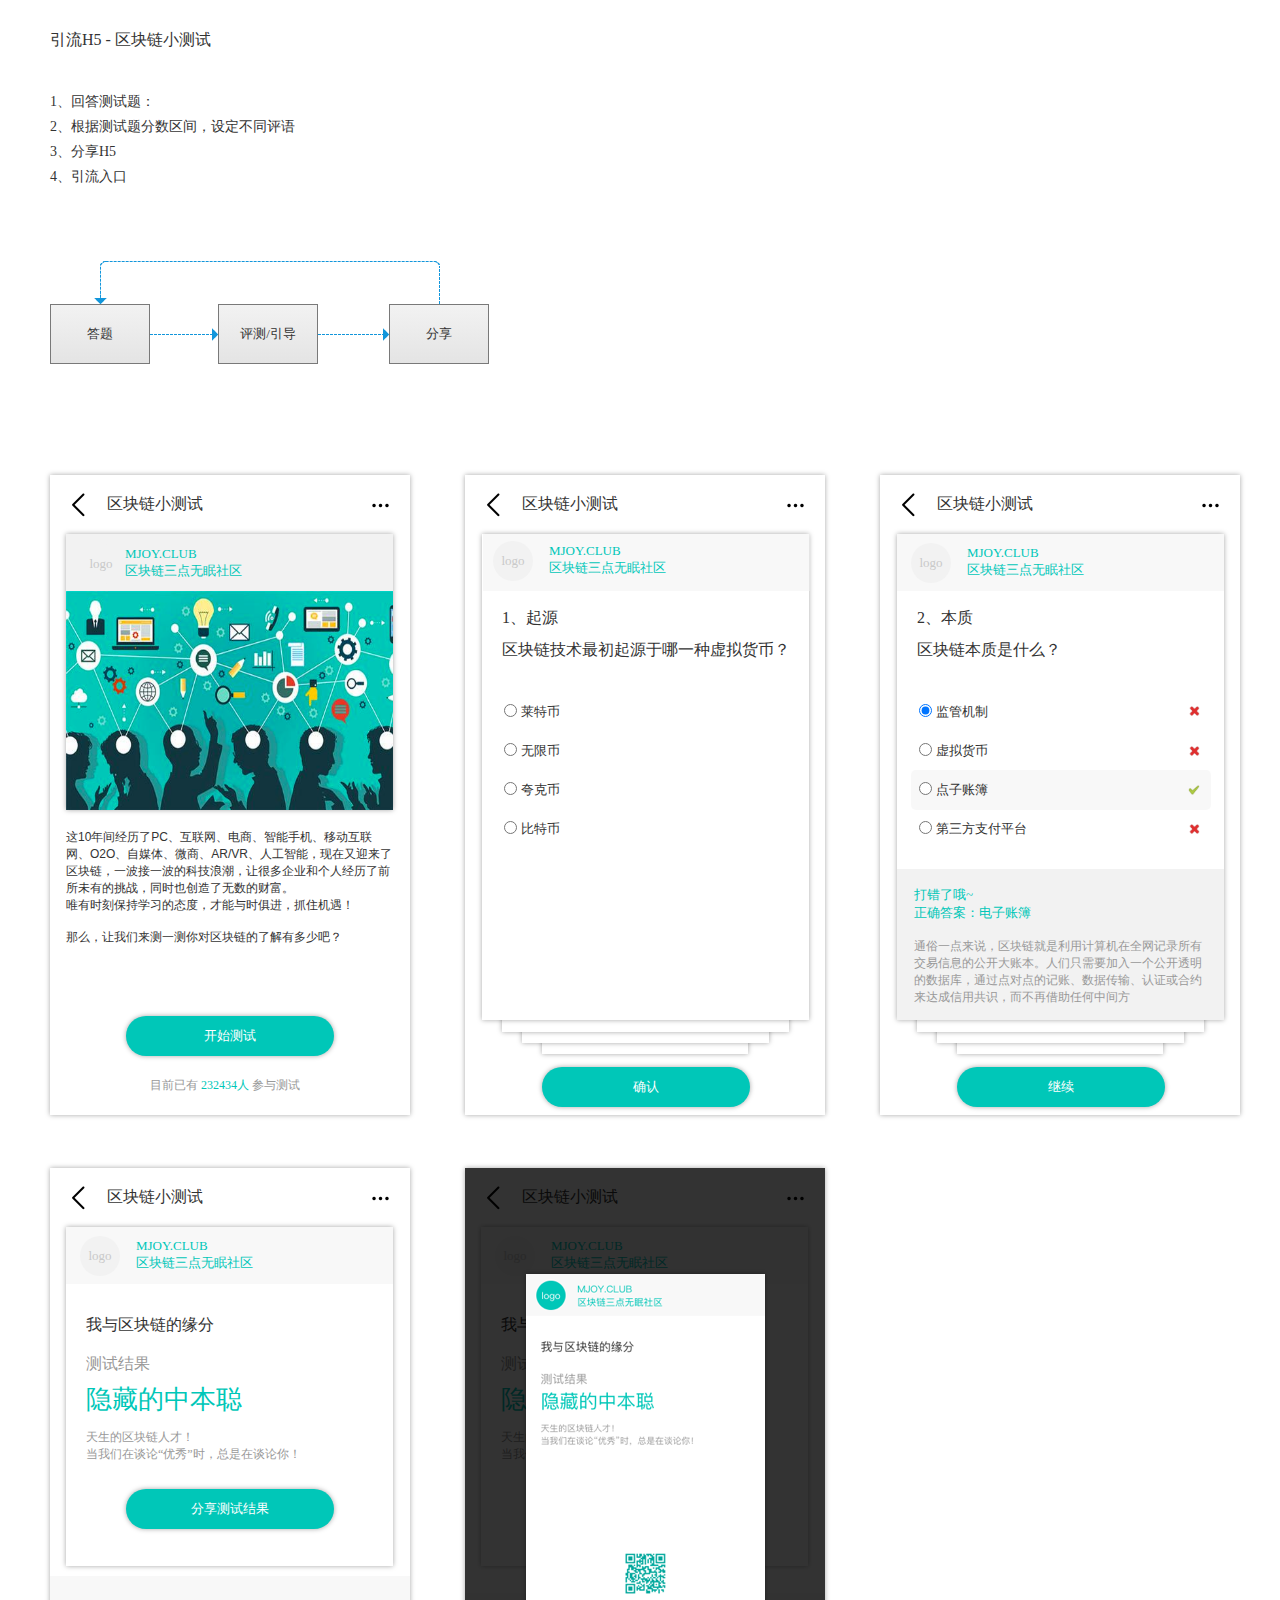
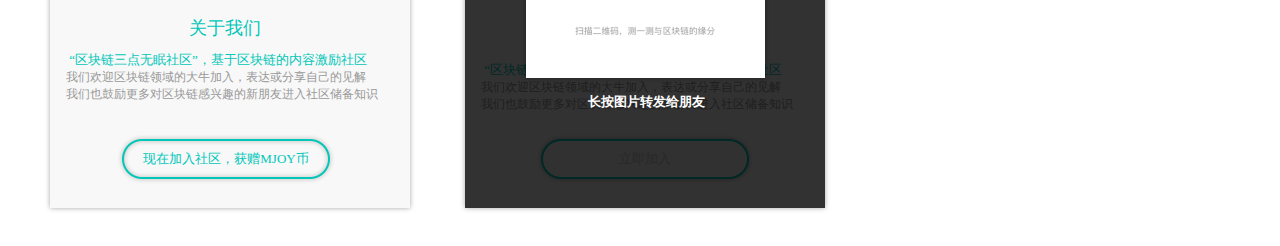
<file: 引流小测试.html>
﻿<!DOCTYPE html>
<html>
  <head>
    <title>引流小测试</title>
    <meta http-equiv="X-UA-Compatible" content="IE=edge"/>
    <meta http-equiv="content-type" content="text/html; charset=utf-8"/>
    <meta name="apple-mobile-web-app-capable" content="yes"/>
    <link href="resources/css/jquery-ui-themes.css" type="text/css" rel="stylesheet"/>
    <link href="resources/css/axure_rp_page.css" type="text/css" rel="stylesheet"/>
    <link href="data/styles.css" type="text/css" rel="stylesheet"/>
    <link href="files/引流小测试/styles.css" type="text/css" rel="stylesheet"/>
    <script src="resources/scripts/jquery-1.7.1.min.js"></script>
    <script src="resources/scripts/jquery-ui-1.8.10.custom.min.js"></script>
    <script src="resources/scripts/prototypePre.js"></script>
    <script src="data/document.js"></script>
    <script src="resources/scripts/prototypePost.js"></script>
    <script src="files/引流小测试/data.js"></script>
    <script type="text/javascript">
      $axure.utils.getTransparentGifPath = function() { return 'resources/images/transparent.gif'; };
      $axure.utils.getOtherPath = function() { return 'resources/Other.html'; };
      $axure.utils.getReloadPath = function() { return 'resources/reload.html'; };
    </script>
  </head>
  <body>
    <div id="base" class="">

      <!-- Unnamed (矩形) -->
      <div id="u517" class="ax_default flow_shape">
        <div id="u517_div" class=""></div>
        <div id="u517_text" class="text ">
          <p><span>答题</span></p>
        </div>
      </div>

      <!-- Unnamed (矩形) -->
      <div id="u518" class="ax_default flow_shape">
        <div id="u518_div" class=""></div>
        <div id="u518_text" class="text ">
          <p><span>评测/引导</span></p>
        </div>
      </div>

      <!-- Unnamed (矩形) -->
      <div id="u519" class="ax_default flow_shape">
        <div id="u519_div" class=""></div>
        <div id="u519_text" class="text ">
          <p><span>分享</span></p>
        </div>
      </div>

      <!-- Unnamed (连接线) -->
      <div id="u520" class="ax_default _连接线">
        <img id="u520_seg0" class="img " src="images/社区产品/u29_seg0.png" alt="u520_seg0"/>
        <img id="u520_seg1" class="img " src="images/社区产品/u29_seg1.png" alt="u520_seg1"/>
        <div id="u520_text" class="text " style="display:none; visibility: hidden">
          <p></p>
        </div>
      </div>

      <!-- Unnamed (连接线) -->
      <div id="u521" class="ax_default _连接线">
        <img id="u521_seg0" class="img " src="images/社区产品/u31_seg0.png" alt="u521_seg0"/>
        <img id="u521_seg1" class="img " src="images/社区产品/u31_seg1.png" alt="u521_seg1"/>
        <div id="u521_text" class="text " style="display:none; visibility: hidden">
          <p></p>
        </div>
      </div>

      <!-- Unnamed (连接线) -->
      <div id="u522" class="ax_default _连接线">
        <img id="u522_seg0" class="img " src="images/引流小测试/u522_seg0.png" alt="u522_seg0"/>
        <img id="u522_seg1" class="img " src="images/引流小测试/u522_seg1.png" alt="u522_seg1"/>
        <img id="u522_seg2" class="img " src="images/引流小测试/u522_seg2.png" alt="u522_seg2"/>
        <img id="u522_seg3" class="img " src="images/引流小测试/u522_seg3.png" alt="u522_seg3"/>
        <div id="u522_text" class="text " style="display:none; visibility: hidden">
          <p></p>
        </div>
      </div>

      <!-- Unnamed (矩形) -->
      <div id="u523" class="ax_default box_1">
        <div id="u523_div" class=""></div>
      </div>

      <!-- Unnamed (图片) -->
      <div id="u524" class="ax_default _图片">
        <img id="u524_img" class="img " src="images/引流小测试/u524.png"/>
      </div>

      <!-- Unnamed (矩形) -->
      <div id="u525" class="ax_default _三级标题">
        <div id="u525_div" class=""></div>
        <div id="u525_text" class="text ">
          <p><span>区块链小测试</span></p>
        </div>
      </div>

      <!-- Unnamed (矩形) -->
      <div id="u526" class="ax_default primary_button">
        <div id="u526_div" class=""></div>
        <div id="u526_text" class="text ">
          <p><span>开始测试</span></p>
        </div>
      </div>

      <!-- Unnamed (矩形) -->
      <div id="u527" class="ax_default _文本段落">
        <div id="u527_div" class=""></div>
        <div id="u527_text" class="text ">
          <p><span style="color:#999999;">目前已有 </span><span style="color:#00C7B8;">232434人</span><span style="color:#999999;"> 参与测试</span></p>
        </div>
      </div>

      <!-- Unnamed (图片) -->
      <div id="u528" class="ax_default _图片">
        <img id="u528_img" class="img " src="images/引流小测试/u528.png"/>
      </div>

      <!-- Unnamed (矩形) -->
      <div id="u529" class="ax_default box_1">
        <div id="u529_div" class=""></div>
      </div>

      <!-- Unnamed (图片) -->
      <div id="u530" class="ax_default _图片">
        <img id="u530_img" class="img " src="images/引流小测试/u524.png"/>
      </div>

      <!-- Unnamed (矩形) -->
      <div id="u531" class="ax_default _三级标题">
        <div id="u531_div" class=""></div>
        <div id="u531_text" class="text ">
          <p><span>区块链小测试</span></p>
        </div>
      </div>

      <!-- Unnamed (图片) -->
      <div id="u532" class="ax_default _图片">
        <img id="u532_img" class="img " src="images/引流小测试/u528.png"/>
      </div>

      <!-- Unnamed (组合) -->
      <div id="u533" class="ax_default" data-left="502" data-top="745" data-width="287" data-height="309">

        <!-- 方块3 (矩形) -->
        <div id="u534" class="ax_default box_1" data-label="方块3">
          <div id="u534_div" class=""></div>
        </div>

        <!-- 方块3 (矩形) -->
        <div id="u535" class="ax_default box_1" data-label="方块3">
          <div id="u535_div" class=""></div>
        </div>

        <!-- 方块3 (矩形) -->
        <div id="u536" class="ax_default box_1" data-label="方块3">
          <div id="u536_div" class=""></div>
        </div>
      </div>

      <!-- Unnamed (矩形) -->
      <div id="u537" class="ax_default box_1">
        <div id="u537_div" class=""></div>
      </div>

      <!-- Unnamed (矩形) -->
      <div id="u538" class="ax_default box_1">
        <div id="u538_div" class=""></div>
      </div>

      <!-- Unnamed (图片) -->
      <div id="u539" class="ax_default _图片">
        <img id="u539_img" class="img " src="images/引流小测试/u524.png"/>
      </div>

      <!-- Unnamed (矩形) -->
      <div id="u540" class="ax_default _三级标题">
        <div id="u540_div" class=""></div>
        <div id="u540_text" class="text ">
          <p><span>区块链小测试</span></p>
        </div>
      </div>

      <!-- Unnamed (图片) -->
      <div id="u541" class="ax_default _图片">
        <img id="u541_img" class="img " src="images/引流小测试/u528.png"/>
      </div>

      <!-- Unnamed (单选按钮) -->
      <div id="u542" class="ax_default radio_button">
        <label for="u542_input" style="position: absolute; left: 0px;">
          <div id="u542_text" class="text ">
            <p><span>&nbsp;莱特币</span></p>
          </div>
        </label>
        <input id="u542_input" type="radio" value="radio" name="单选题选项"/>
      </div>

      <!-- Unnamed (单选按钮) -->
      <div id="u543" class="ax_default radio_button">
        <label for="u543_input" style="position: absolute; left: 0px;">
          <div id="u543_text" class="text ">
            <p><span>&nbsp;无限币</span></p>
          </div>
        </label>
        <input id="u543_input" type="radio" value="radio" name="单选题选项"/>
      </div>

      <!-- Unnamed (单选按钮) -->
      <div id="u544" class="ax_default radio_button">
        <label for="u544_input" style="position: absolute; left: 0px;">
          <div id="u544_text" class="text ">
            <p><span>&nbsp;夸克币</span></p>
          </div>
        </label>
        <input id="u544_input" type="radio" value="radio" name="单选题选项"/>
      </div>

      <!-- Unnamed (单选按钮) -->
      <div id="u545" class="ax_default radio_button">
        <label for="u545_input" style="position: absolute; left: 0px;">
          <div id="u545_text" class="text ">
            <p><span>&nbsp;比特币</span></p>
          </div>
        </label>
        <input id="u545_input" type="radio" value="radio" name="单选题选项"/>
      </div>

      <!-- Unnamed (矩形) -->
      <div id="u546" class="ax_default box_2">
        <div id="u546_div" class=""></div>
      </div>

      <!-- Unnamed (矩形) -->
      <div id="u547" class="ax_default _三级标题">
        <div id="u547_div" class=""></div>
        <div id="u547_text" class="text ">
          <p><span>1、起源</span></p>
        </div>
      </div>

      <!-- Unnamed (矩形) -->
      <div id="u548" class="ax_default _文本段落">
        <div id="u548_div" class=""></div>
        <div id="u548_text" class="text ">
          <p><span>区块链技术最初起源于哪一种虚拟货币？</span></p>
        </div>
      </div>

      <!-- Unnamed (矩形) -->
      <div id="u549" class="ax_default primary_button">
        <div id="u549_div" class=""></div>
        <div id="u549_text" class="text ">
          <p><span>确认</span></p>
        </div>
      </div>

      <!-- Unnamed (矩形) -->
      <div id="u550" class="ax_default box_1">
        <div id="u550_div" class=""></div>
      </div>

      <!-- Unnamed (图片) -->
      <div id="u551" class="ax_default _图片">
        <img id="u551_img" class="img " src="images/引流小测试/u524.png"/>
      </div>

      <!-- Unnamed (矩形) -->
      <div id="u552" class="ax_default _三级标题">
        <div id="u552_div" class=""></div>
        <div id="u552_text" class="text ">
          <p><span>区块链小测试</span></p>
        </div>
      </div>

      <!-- Unnamed (图片) -->
      <div id="u553" class="ax_default _图片">
        <img id="u553_img" class="img " src="images/引流小测试/u528.png"/>
      </div>

      <!-- Unnamed (矩形) -->
      <div id="u554" class="ax_default primary_button">
        <div id="u554_div" class=""></div>
        <div id="u554_text" class="text ">
          <p><span>继续</span></p>
        </div>
      </div>

      <!-- Unnamed (矩形) -->
      <div id="u555" class="ax_default box_2">
        <div id="u555_div" class=""></div>
      </div>

      <!-- Unnamed (矩形) -->
      <div id="u556" class="ax_default primary_button">
        <div id="u556_div" class=""></div>
        <div id="u556_text" class="text ">
          <p><span>分享测试结果</span></p>
        </div>
      </div>

      <!-- Unnamed (矩形) -->
      <div id="u557" class="ax_default box_2">
        <div id="u557_div" class=""></div>
      </div>

      <!-- Unnamed (矩形) -->
      <div id="u558" class="ax_default primary_button disabled">
        <div id="u558_div" class="disabled"></div>
        <div id="u558_text" class="text ">
          <p><span>logo</span></p>
        </div>
      </div>

      <!-- Unnamed (矩形) -->
      <div id="u559" class="ax_default _文本段落">
        <div id="u559_div" class=""></div>
        <div id="u559_text" class="text ">
          <p><span>MJOY.CLUB</span></p><p><span>区块链三点无眠社区</span></p>
        </div>
      </div>

      <!-- Unnamed (组合) -->
      <div id="u560" class="ax_default" data-left="917" data-top="745" data-width="287" data-height="309">

        <!-- 方块3 (矩形) -->
        <div id="u561" class="ax_default box_1" data-label="方块3">
          <div id="u561_div" class=""></div>
        </div>

        <!-- 方块3 (矩形) -->
        <div id="u562" class="ax_default box_1" data-label="方块3">
          <div id="u562_div" class=""></div>
        </div>

        <!-- 方块3 (矩形) -->
        <div id="u563" class="ax_default box_1" data-label="方块3">
          <div id="u563_div" class=""></div>
        </div>
      </div>

      <!-- Unnamed (矩形) -->
      <div id="u564" class="ax_default box_1">
        <div id="u564_div" class=""></div>
      </div>

      <!-- Unnamed (矩形) -->
      <div id="u565" class="ax_default box_2">
        <div id="u565_div" class=""></div>
      </div>

      <!-- Unnamed (矩形) -->
      <div id="u566" class="ax_default _三级标题">
        <div id="u566_div" class=""></div>
        <div id="u566_text" class="text ">
          <p><span>2、本质</span></p>
        </div>
      </div>

      <!-- Unnamed (矩形) -->
      <div id="u567" class="ax_default _文本段落">
        <div id="u567_div" class=""></div>
        <div id="u567_text" class="text ">
          <p><span>区块链本质是什么？</span></p>
        </div>
      </div>

      <!-- Unnamed (矩形) -->
      <div id="u568" class="ax_default box_2">
        <div id="u568_div" class=""></div>
      </div>

      <!-- Unnamed (矩形) -->
      <div id="u569" class="ax_default _文本段落">
        <div id="u569_div" class=""></div>
        <div id="u569_text" class="text ">
          <p style="font-size:13px;"><span style="color:#00C7B8;">打错了哦~</span></p><p style="font-size:13px;"><span style="color:#00C7B8;">正确答案：电子账簿</span></p><p style="font-size:13px;"><span style="color:#999999;"><br></span></p><p style="font-size:12px;"><span style="color:#999999;">通俗一点来说，区块链就是利用计算机在全网记录所有交易信息的公开大账本。人们只需要加入一个公开透明的数据库，通过点对点的记账、数据传输、认证或合约来达成信用共识，而不再借助任何中间方</span></p>
        </div>
      </div>

      <!-- Unnamed (矩形) -->
      <div id="u570" class="ax_default box_2">
        <div id="u570_div" class=""></div>
      </div>

      <!-- Unnamed (单选按钮) -->
      <div id="u571" class="ax_default radio_button">
        <label for="u571_input" style="position: absolute; left: 0px;">
          <div id="u571_text" class="text ">
            <p><span>&nbsp;监管机制</span></p>
          </div>
        </label>
        <input id="u571_input" type="radio" value="radio" name="单选题选项" checked/>
      </div>

      <!-- Unnamed (单选按钮) -->
      <div id="u572" class="ax_default radio_button">
        <label for="u572_input" style="position: absolute; left: 0px;">
          <div id="u572_text" class="text ">
            <p><span>&nbsp;虚拟货币</span></p>
          </div>
        </label>
        <input id="u572_input" type="radio" value="radio" name="单选题选项"/>
      </div>

      <!-- Unnamed (单选按钮) -->
      <div id="u573" class="ax_default radio_button">
        <label for="u573_input" style="position: absolute; left: 0px;">
          <div id="u573_text" class="text ">
            <p><span>&nbsp;点子账簿</span></p>
          </div>
        </label>
        <input id="u573_input" type="radio" value="radio" name="单选题选项"/>
      </div>

      <!-- Unnamed (单选按钮) -->
      <div id="u574" class="ax_default radio_button">
        <label for="u574_input" style="position: absolute; left: 0px;">
          <div id="u574_text" class="text ">
            <p><span>&nbsp;第三方支付平台</span></p>
          </div>
        </label>
        <input id="u574_input" type="radio" value="radio" name="单选题选项"/>
      </div>

      <!-- Unnamed (图片) -->
      <div id="u575" class="ax_default _图片">
        <img id="u575_img" class="img " src="images/引流小测试/u575.png"/>
      </div>

      <!-- Unnamed (图片) -->
      <div id="u576" class="ax_default _图片">
        <img id="u576_img" class="img " src="images/引流小测试/u575.png"/>
      </div>

      <!-- Unnamed (图片) -->
      <div id="u577" class="ax_default _图片">
        <img id="u577_img" class="img " src="images/引流小测试/u575.png"/>
      </div>

      <!-- Unnamed (图片) -->
      <div id="u578" class="ax_default _图片">
        <img id="u578_img" class="img " src="images/引流小测试/u578.png"/>
      </div>

      <!-- Unnamed (矩形) -->
      <div id="u579" class="ax_default primary_button disabled">
        <div id="u579_div" class="disabled"></div>
        <div id="u579_text" class="text ">
          <p><span>logo</span></p>
        </div>
      </div>

      <!-- Unnamed (矩形) -->
      <div id="u580" class="ax_default _文本段落">
        <div id="u580_div" class=""></div>
        <div id="u580_text" class="text ">
          <p><span>MJOY.CLUB</span></p><p><span>区块链三点无眠社区</span></p>
        </div>
      </div>

      <!-- Unnamed (矩形) -->
      <div id="u581" class="ax_default box_1 disabled">
        <div id="u581_div" class="disabled"></div>
      </div>

      <!-- Unnamed (矩形) -->
      <div id="u582" class="ax_default _文本段落">
        <div id="u582_div" class=""></div>
        <div id="u582_text" class="text ">
          <p><span style="font-family:'PingFangSC-Regular', 'PingFang SC';">这</span><span style="font-family:'ArialMT', 'Arial';">10</span><span style="font-family:'PingFangSC-Regular', 'PingFang SC';">年间经历了</span><span style="font-family:'ArialMT', 'Arial';">PC</span><span style="font-family:'PingFangSC-Regular', 'PingFang SC';">、互联网、电商、智能手机、移动互联网、</span><span style="font-family:'ArialMT', 'Arial';">O2O</span><span style="font-family:'PingFangSC-Regular', 'PingFang SC';">、自媒体、微商、</span><span style="font-family:'ArialMT', 'Arial';">AR/VR</span><span style="font-family:'PingFangSC-Regular', 'PingFang SC';">、人工智能，现在又迎来了区块链，一波接一波的科技浪潮，让很多企业和个人经历了前所未有的挑战，同时也创造了无数的财富。</span></p><p><span style="font-family:'PingFangSC-Regular', 'PingFang SC';">唯有时刻保持学习的态度，才能与时俱进，抓住机遇！</span></p><p><span style="font-family:'PingFangSC-Regular', 'PingFang SC';"><br></span></p><p><span style="font-family:'PingFangSC-Regular', 'PingFang SC';">那么，让我们来测一测你对区块链的了解有多少吧？</span></p>
        </div>
      </div>

      <!-- Unnamed (矩形) -->
      <div id="u583" class="ax_default box_2">
        <div id="u583_div" class=""></div>
      </div>

      <!-- Unnamed (矩形) -->
      <div id="u584" class="ax_default primary_button disabled">
        <div id="u584_div" class="disabled"></div>
        <div id="u584_text" class="text ">
          <p><span>logo</span></p>
        </div>
      </div>

      <!-- Unnamed (矩形) -->
      <div id="u585" class="ax_default _文本段落">
        <div id="u585_div" class=""></div>
        <div id="u585_text" class="text ">
          <p><span>MJOY.CLUB</span></p><p><span>区块链三点无眠社区</span></p>
        </div>
      </div>

      <!-- Unnamed (图片) -->
      <div id="u586" class="ax_default _图片">
        <img id="u586_img" class="img " src="images/引流小测试/u586.png"/>
      </div>

      <!-- Unnamed (矩形) -->
      <div id="u587" class="ax_default box_2">
        <div id="u587_div" class=""></div>
      </div>

      <!-- Unnamed (矩形) -->
      <div id="u588" class="ax_default primary_button disabled">
        <div id="u588_div" class="disabled"></div>
        <div id="u588_text" class="text ">
          <p><span>logo</span></p>
        </div>
      </div>

      <!-- Unnamed (矩形) -->
      <div id="u589" class="ax_default _文本段落">
        <div id="u589_div" class=""></div>
        <div id="u589_text" class="text ">
          <p><span>MJOY.CLUB</span></p><p><span>区块链三点无眠社区</span></p>
        </div>
      </div>

      <!-- Unnamed (矩形) -->
      <div id="u590" class="ax_default _文本段落">
        <div id="u590_div" class=""></div>
        <div id="u590_text" class="text ">
          <p><span>我与区块链的缘分</span></p><p><span><br></span></p><p><span style="color:#999999;">测试结果</span></p>
        </div>
      </div>

      <!-- Unnamed (矩形) -->
      <div id="u591" class="ax_default _文本段落">
        <div id="u591_div" class=""></div>
        <div id="u591_text" class="text ">
          <p><span>隐藏的中本聪</span></p>
        </div>
      </div>

      <!-- Unnamed (矩形) -->
      <div id="u592" class="ax_default _文本段落">
        <div id="u592_div" class=""></div>
        <div id="u592_text" class="text ">
          <p><span>天生的区块链人才！</span></p><p><span>当我们在谈论“优秀”时，总是在谈论你！</span></p>
        </div>
      </div>

      <!-- Unnamed (矩形) -->
      <div id="u593" class="ax_default primary_button">
        <img id="u593_img" class="img " src="images/引流小测试/u593.png"/>
        <div id="u593_text" class="text ">
          <p><span>现在加入社区，获赠MJOY币</span></p>
        </div>
      </div>

      <!-- Unnamed (矩形) -->
      <div id="u594" class="ax_default _文本段落">
        <div id="u594_div" class=""></div>
        <div id="u594_text" class="text ">
          <p style="font-size:13px;"><span style="color:#00C7B8;">&nbsp;“区块链三点无眠社区”，基于区块链的内容激励社区</span></p><p style="font-size:12px;"><span style="color:#999999;">我们欢迎区块链领域的大牛加入，表达或分享自己的见解</span></p><p style="font-size:12px;"><span style="color:#999999;">我们也鼓励更多对区块链感兴趣的新朋友进入社区储备知识</span></p>
        </div>
      </div>

      <!-- Unnamed (矩形) -->
      <div id="u595" class="ax_default _文本段落">
        <div id="u595_div" class=""></div>
        <div id="u595_text" class="text ">
          <p><span>关于我们</span></p>
        </div>
      </div>

      <!-- Unnamed (热区) -->
      <div id="u596" class="ax_default">
      </div>

      <!-- Unnamed (热区) -->
      <div id="u597" class="ax_default">
      </div>

      <!-- Unnamed (组合) -->
      <div id="u598" class="ax_default" data-left="465" data-top="1168" data-width="360" data-height="640">

        <!-- Unnamed (矩形) -->
        <div id="u599" class="ax_default box_1">
          <div id="u599_div" class=""></div>
        </div>

        <!-- Unnamed (图片) -->
        <div id="u600" class="ax_default _图片">
          <img id="u600_img" class="img " src="images/引流小测试/u524.png"/>
        </div>

        <!-- Unnamed (矩形) -->
        <div id="u601" class="ax_default _三级标题">
          <div id="u601_div" class=""></div>
          <div id="u601_text" class="text ">
            <p><span>区块链小测试</span></p>
          </div>
        </div>

        <!-- Unnamed (图片) -->
        <div id="u602" class="ax_default _图片">
          <img id="u602_img" class="img " src="images/引流小测试/u528.png"/>
        </div>

        <!-- Unnamed (矩形) -->
        <div id="u603" class="ax_default box_2">
          <div id="u603_div" class=""></div>
        </div>

        <!-- Unnamed (矩形) -->
        <div id="u604" class="ax_default primary_button disabled">
          <div id="u604_div" class="disabled"></div>
          <div id="u604_text" class="text ">
            <p><span>分享测试结果</span></p>
          </div>
        </div>

        <!-- Unnamed (矩形) -->
        <div id="u605" class="ax_default box_2">
          <div id="u605_div" class=""></div>
        </div>

        <!-- Unnamed (矩形) -->
        <div id="u606" class="ax_default box_2">
          <div id="u606_div" class=""></div>
        </div>

        <!-- Unnamed (矩形) -->
        <div id="u607" class="ax_default primary_button disabled">
          <div id="u607_div" class="disabled"></div>
          <div id="u607_text" class="text ">
            <p><span>logo</span></p>
          </div>
        </div>

        <!-- Unnamed (矩形) -->
        <div id="u608" class="ax_default _文本段落">
          <div id="u608_div" class=""></div>
          <div id="u608_text" class="text ">
            <p><span>MJOY.CLUB</span></p><p><span>区块链三点无眠社区</span></p>
          </div>
        </div>

        <!-- Unnamed (矩形) -->
        <div id="u609" class="ax_default _文本段落">
          <div id="u609_div" class=""></div>
          <div id="u609_text" class="text ">
            <p><span>我与区块链的缘分</span></p><p><span><br></span></p><p><span style="color:#999999;">测试结果</span></p>
          </div>
        </div>

        <!-- Unnamed (矩形) -->
        <div id="u610" class="ax_default _文本段落">
          <div id="u610_div" class=""></div>
          <div id="u610_text" class="text ">
            <p><span>隐藏的中本聪</span></p>
          </div>
        </div>

        <!-- Unnamed (矩形) -->
        <div id="u611" class="ax_default _文本段落">
          <div id="u611_div" class=""></div>
          <div id="u611_text" class="text ">
            <p><span>天生的区块链人才！</span></p><p><span>当我们在谈论“优秀”时，总是在谈论你！</span></p>
          </div>
        </div>

        <!-- Unnamed (矩形) -->
        <div id="u612" class="ax_default primary_button disabled">
          <img id="u612_img" class="img " src="images/引流小测试/u593_disabled.png"/>
          <div id="u612_text" class="text ">
            <p><span>立即加入</span></p>
          </div>
        </div>

        <!-- Unnamed (矩形) -->
        <div id="u613" class="ax_default _文本段落">
          <div id="u613_div" class=""></div>
          <div id="u613_text" class="text ">
            <p style="font-size:13px;"><span style="color:#00C7B8;">&nbsp;“区块链三点无眠社区”，基于区块链的内容激励社区</span></p><p style="font-size:12px;"><span style="color:#999999;">我们欢迎区块链领域的大牛加入，表达或分享自己的见解</span></p><p style="font-size:12px;"><span style="color:#999999;">我们也鼓励更多对区块链感兴趣的新朋友进入社区储备知识</span></p>
          </div>
        </div>

        <!-- Unnamed (矩形) -->
        <div id="u614" class="ax_default _文本段落">
          <div id="u614_div" class=""></div>
          <div id="u614_text" class="text ">
            <p><span>关于我们</span></p>
          </div>
        </div>
      </div>

      <!-- Unnamed (矩形) -->
      <div id="u615" class="ax_default box_2">
        <div id="u615_div" class=""></div>
      </div>

      <!-- Unnamed (图片) -->
      <div id="u616" class="ax_default _图片">
        <img id="u616_img" class="img " src="images/引流小测试/u616.png"/>
      </div>

      <!-- Unnamed (矩形) -->
      <div id="u617" class="ax_default _三级标题">
        <div id="u617_div" class=""></div>
        <div id="u617_text" class="text ">
          <p><span>长按图片转发给朋友</span></p>
        </div>
      </div>

      <!-- Unnamed (热区) -->
      <div id="u618" class="ax_default">
      </div>

      <!-- Unnamed (矩形) -->
      <div id="u619" class="ax_default _三级标题">
        <div id="u619_div" class=""></div>
        <div id="u619_text" class="text ">
          <p><span>引流H5 - 区块链小测试</span></p>
        </div>
      </div>

      <!-- Unnamed (矩形) -->
      <div id="u620" class="ax_default _文本段落">
        <div id="u620_div" class=""></div>
        <div id="u620_text" class="text ">
          <p><span>1、回答测试题：</span></p><p><span>2、根据测试题分数区间，设定不同评语</span></p><p><span>3、分享H5</span></p><p><span>4、引流入口</span></p>
        </div>
      </div>
    </div>
  </body>
</html>
</file>
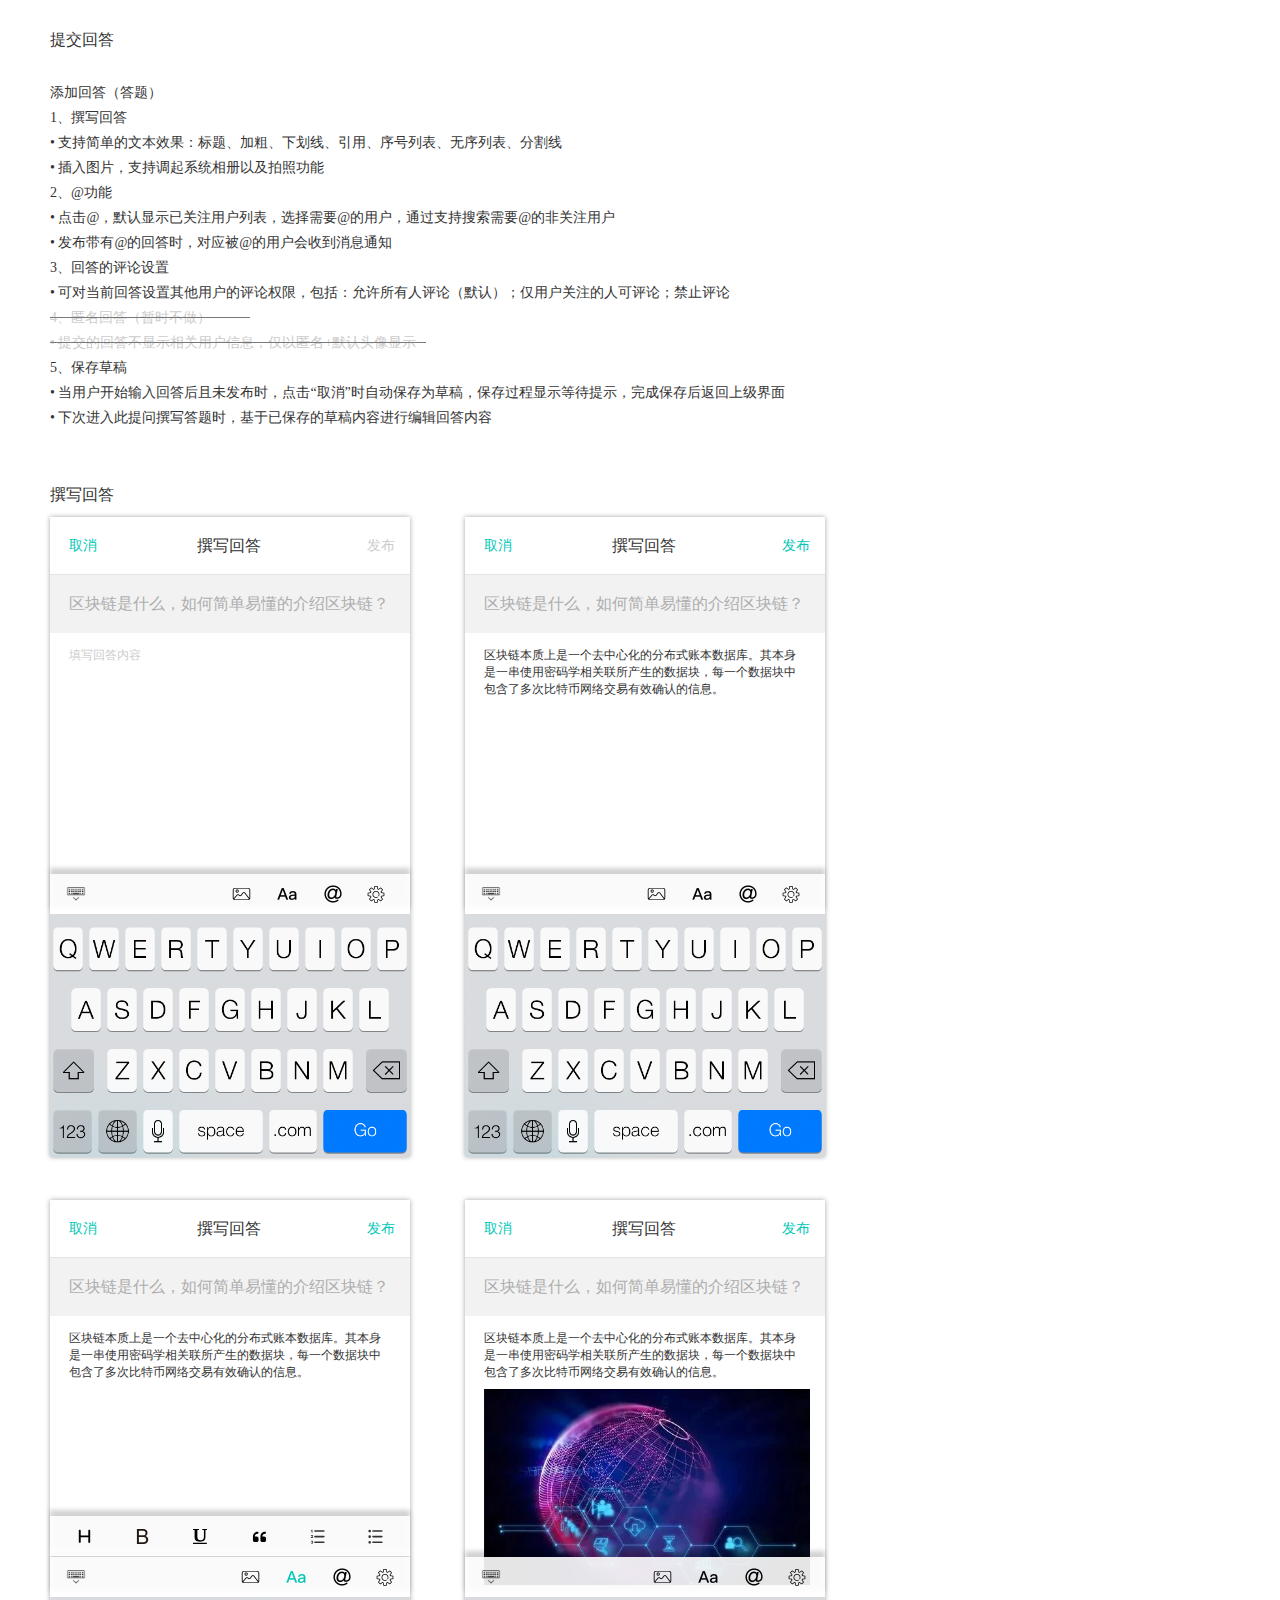
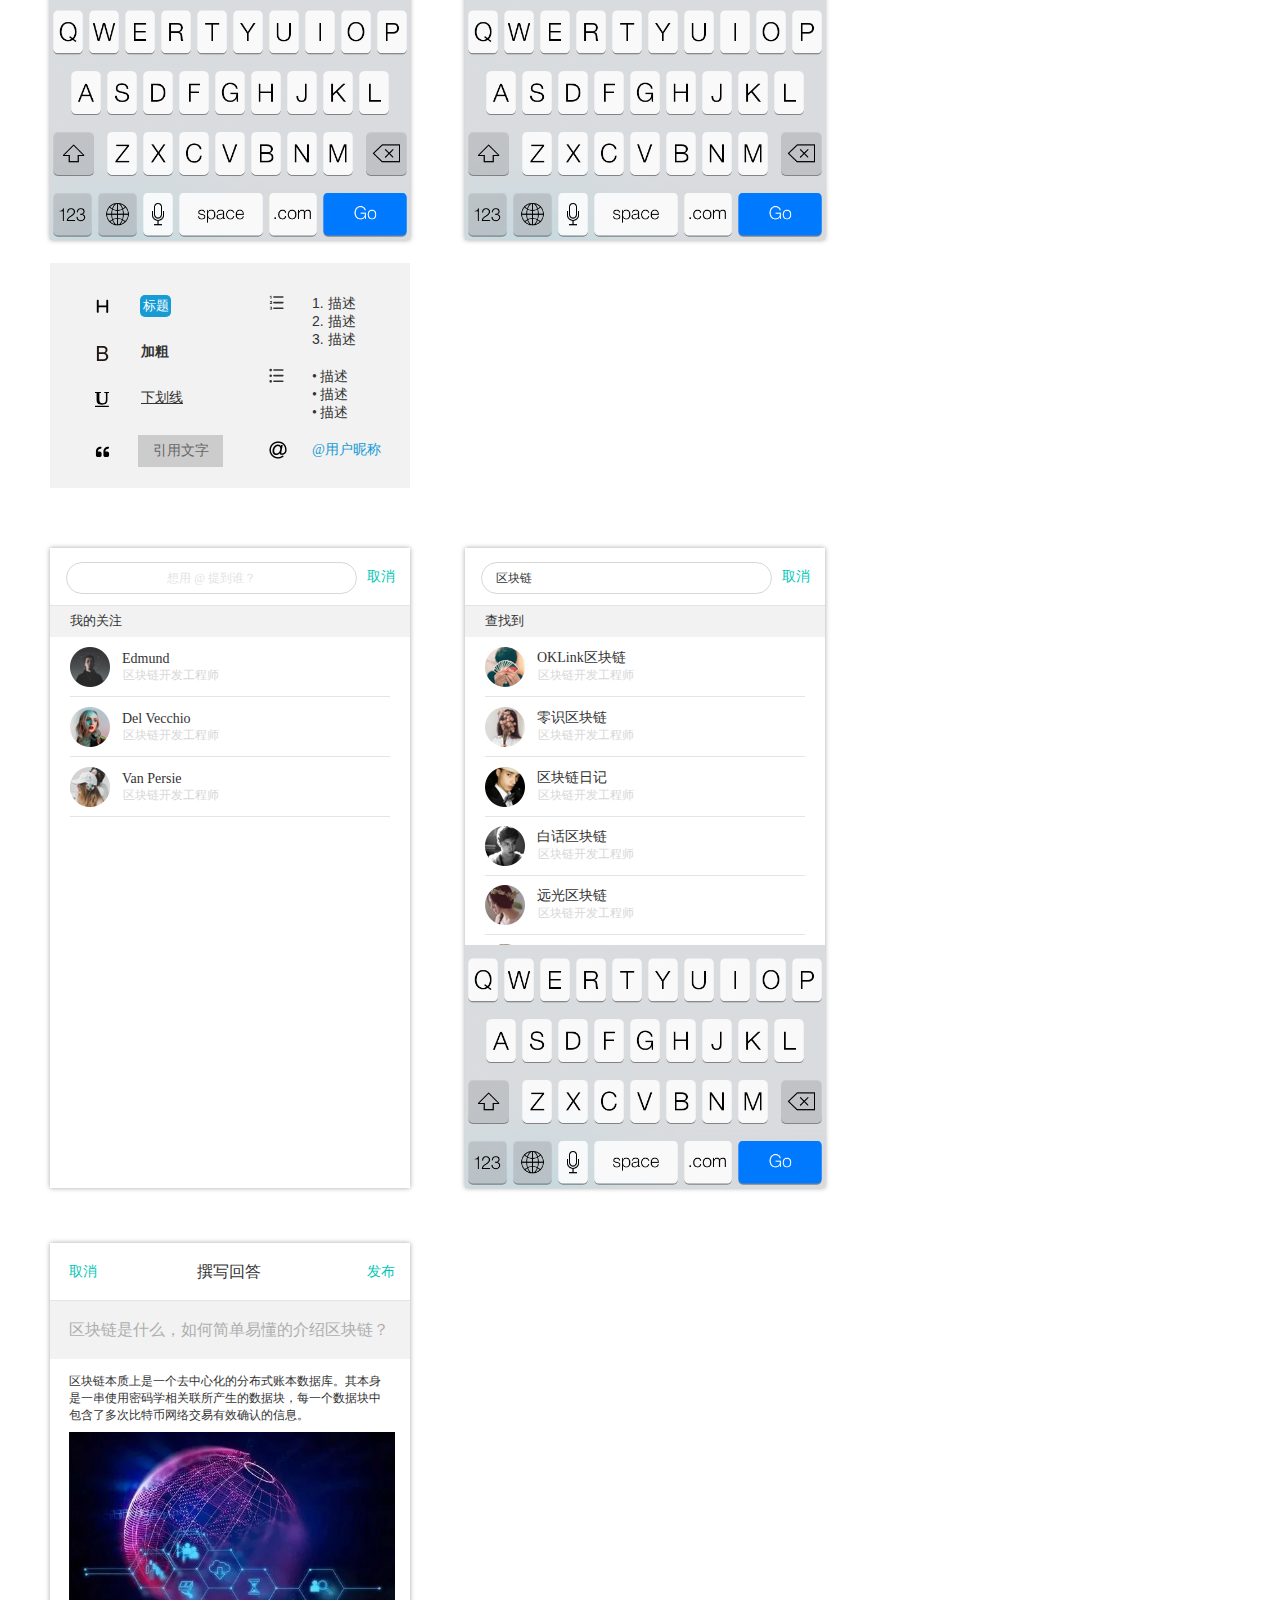
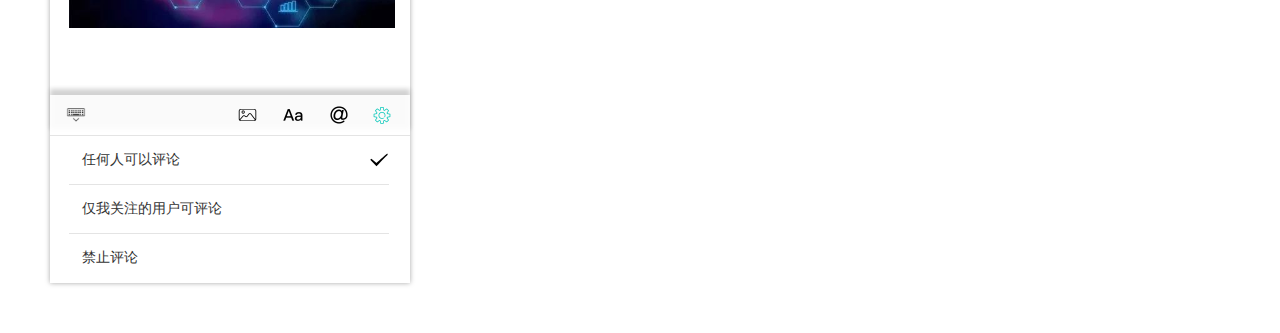
<file: 提交回答.html>
﻿<!DOCTYPE html>
<html>
  <head>
    <title>提交回答</title>
    <meta http-equiv="X-UA-Compatible" content="IE=edge"/>
    <meta http-equiv="content-type" content="text/html; charset=utf-8"/>
    <meta name="apple-mobile-web-app-capable" content="yes"/>
    <link href="resources/css/jquery-ui-themes.css" type="text/css" rel="stylesheet"/>
    <link href="resources/css/axure_rp_page.css" type="text/css" rel="stylesheet"/>
    <link href="data/styles.css" type="text/css" rel="stylesheet"/>
    <link href="files/提交回答/styles.css" type="text/css" rel="stylesheet"/>
    <script src="resources/scripts/jquery-1.7.1.min.js"></script>
    <script src="resources/scripts/jquery-ui-1.8.10.custom.min.js"></script>
    <script src="resources/scripts/prototypePre.js"></script>
    <script src="data/document.js"></script>
    <script src="resources/scripts/prototypePost.js"></script>
    <script src="files/提交回答/data.js"></script>
    <script type="text/javascript">
      $axure.utils.getTransparentGifPath = function() { return 'resources/images/transparent.gif'; };
      $axure.utils.getOtherPath = function() { return 'resources/Other.html'; };
      $axure.utils.getReloadPath = function() { return 'resources/reload.html'; };
    </script>
  </head>
  <body>
    <div id="base" class="">

      <!-- Unnamed (热区) -->
      <div id="u2168" class="ax_default">
      </div>

      <!-- Unnamed (组合) -->
      <div id="u2169" class="ax_default" data-left="50" data-top="1863" data-width="360" data-height="225">

        <!-- Unnamed (矩形) -->
        <div id="u2170" class="ax_default box_2">
          <div id="u2170_div" class=""></div>
        </div>

        <!-- Unnamed (组合) -->
        <div id="u2171" class="ax_default" data-left="95" data-top="1895" data-width="76" data-height="22">

          <!-- Unnamed (矩形) -->
          <div id="u2172" class="ax_default primary_button">
            <div id="u2172_div" class=""></div>
            <div id="u2172_text" class="text ">
              <p><span>标题</span></p>
            </div>
          </div>

          <!-- Unnamed (SVG) -->
          <div id="u2173" class="ax_default _图片">
            <img id="u2173_img" class="img " src="images/提交回答/u2173.svg"/>
          </div>
        </div>

        <!-- Unnamed (组合) -->
        <div id="u2174" class="ax_default" data-left="95" data-top="1943" data-width="75" data-height="20">

          <!-- Unnamed (矩形) -->
          <div id="u2175" class="ax_default label">
            <div id="u2175_div" class=""></div>
            <div id="u2175_text" class="text ">
              <p><span>加粗</span></p>
            </div>
          </div>

          <!-- Unnamed (SVG) -->
          <div id="u2176" class="ax_default _图片">
            <img id="u2176_img" class="img " src="images/提交回答/u2176.svg"/>
          </div>
        </div>

        <!-- Unnamed (组合) -->
        <div id="u2177" class="ax_default" data-left="95" data-top="1989" data-width="89" data-height="20">

          <!-- Unnamed (矩形) -->
          <div id="u2178" class="ax_default label">
            <div id="u2178_div" class=""></div>
            <div id="u2178_text" class="text ">
              <p><span style="text-decoration:underline;">下划线</span></p>
            </div>
          </div>

          <!-- Unnamed (SVG) -->
          <div id="u2179" class="ax_default _图片">
            <img id="u2179_img" class="img " src="images/提交回答/u2179.svg"/>
          </div>
        </div>

        <!-- Unnamed (组合) -->
        <div id="u2180" class="ax_default" data-left="95" data-top="2035" data-width="128" data-height="32">

          <!-- Unnamed (矩形) -->
          <div id="u2181" class="ax_default label">
            <div id="u2181_div" class=""></div>
            <div id="u2181_text" class="text ">
              <p><span>引用文字</span></p>
            </div>
          </div>

          <!-- Unnamed (SVG) -->
          <div id="u2182" class="ax_default _图片">
            <img id="u2182_img" class="img " src="images/提交回答/u2182.svg"/>
          </div>
        </div>

        <!-- Unnamed (组合) -->
        <div id="u2183" class="ax_default" data-left="269" data-top="1895" data-width="88" data-height="60">

          <!-- Unnamed (矩形) -->
          <div id="u2184" class="ax_default label">
            <div id="u2184_div" class=""></div>
            <div id="u2184_text" class="text ">
              <p><span style="font-family:'ArialMT', 'Arial';">1. </span><span style="font-family:'PingFangSC-Regular', 'PingFang SC';">描述</span></p><p><span style="font-family:'ArialMT', 'Arial';">2. </span><span style="font-family:'PingFangSC-Regular', 'PingFang SC';">描述</span></p><p><span style="font-family:'ArialMT', 'Arial';">3. </span><span style="font-family:'PingFangSC-Regular', 'PingFang SC';">描述</span></p>
            </div>
          </div>

          <!-- Unnamed (SVG) -->
          <div id="u2185" class="ax_default _图片">
            <img id="u2185_img" class="img " src="images/提交回答/u2185.svg"/>
          </div>
        </div>

        <!-- Unnamed (组合) -->
        <div id="u2186" class="ax_default" data-left="269" data-top="1968" data-width="84" data-height="60">

          <!-- Unnamed (矩形) -->
          <div id="u2187" class="ax_default label">
            <div id="u2187_div" class=""></div>
            <div id="u2187_text" class="text ">
              <p><span>&#149; 描述</span></p><p><span>&#149; 描述</span></p><p><span>&#149; 描述</span></p>
            </div>
          </div>

          <!-- Unnamed (SVG) -->
          <div id="u2188" class="ax_default _图片">
            <img id="u2188_img" class="img " src="images/提交回答/u2188.svg"/>
          </div>
        </div>

        <!-- Unnamed (组合) -->
        <div id="u2189" class="ax_default" data-left="269" data-top="2041" data-width="112" data-height="20">

          <!-- Unnamed (形状) -->
          <div id="u2190" class="ax_default line">
            <img id="u2190_img" class="img " src="images/提交回答/u2190.png"/>
          </div>

          <!-- Unnamed (矩形) -->
          <div id="u2191" class="ax_default _文本段落">
            <div id="u2191_div" class=""></div>
            <div id="u2191_text" class="text ">
              <p><span>@用户昵称</span></p>
            </div>
          </div>
        </div>
      </div>

      <!-- Unnamed (矩形) -->
      <div id="u2192" class="ax_default _文本段落">
        <div id="u2192_div" class=""></div>
        <div id="u2192_text" class="text ">
          <p><span>添加回答（答题）</span></p><p><span>1、撰写回答</span></p><p><span>&#149; 支持简单的文本效果：标题、加粗、下划线、引用、序号列表、无序列表、分割线</span></p><p><span>&#149; 插入图片，支持调起系统相册以及拍照功能</span></p><p><span>2、@功能</span></p><p><span>&#149; 点击@，默认显示已关注用户列表，选择需要@的用户，通过支持搜索需要@的非关注用户</span></p><p><span>&#149; 发布带有@的回答时，对应被@的用户会收到消息通知</span></p><p><span>3、回答的评论设置</span></p><p><span>&#149; 可对当前回答设置其他用户的评论权限，包括：允许所有人评论（默认）；仅用户关注的人可评论；禁止评论</span></p><p><span style="color:#CCCCCC;">4、匿名回答（暂时不做）</span></p><p><span style="color:#CCCCCC;">&#149; 提交的回答不显示相关用户信息，仅以匿名+默认头像显示</span></p><p><span>5、保存草稿</span></p><p><span>&#149; 当用户开始输入回答后且未发布时，点击“取消”时自动保存为草稿，保存过程显示等待提示，完成保存后返回上级界面</span></p><p><span>&#149; 下次进入此提问撰写答题时，基于已保存的草稿内容进行编辑回答内容</span></p>
        </div>
      </div>

      <!-- Unnamed (矩形) -->
      <div id="u2193" class="ax_default box_1">
        <div id="u2193_div" class=""></div>
      </div>

      <!-- Unnamed (矩形) -->
      <div id="u2194" class="ax_default label">
        <div id="u2194_div" class=""></div>
        <div id="u2194_text" class="text ">
          <p><span>填写回答内容</span></p>
        </div>
      </div>

      <!-- Unnamed (矩形) -->
      <div id="u2195" class="ax_default box_1">
        <div id="u2195_div" class=""></div>
      </div>

      <!-- Unnamed (图片) -->
      <div id="u2196" class="ax_default _图片">
        <img id="u2196_img" class="img " src="images/发布提问/u1371.png"/>
      </div>

      <!-- Unnamed (矩形) -->
      <div id="u2197" class="ax_default _形状">
        <img id="u2197_img" class="img " src="images/发布提问/u1372.png"/>
      </div>

      <!-- Unnamed (图片) -->
      <div id="u2198" class="ax_default _图片">
        <img id="u2198_img" class="img " src="images/发布提问/u1376.png"/>
      </div>

      <!-- Unnamed (组合) -->
      <div id="u2199" class="ax_default" data-left="232" data-top="887" data-width="19" data-height="14">

        <!-- Unnamed (形状) -->
        <div id="u2200" class="ax_default line">
          <img id="u2200_img" class="img " src="images/提交回答/u2200.png"/>
        </div>

        <!-- Unnamed (形状) -->
        <div id="u2201" class="ax_default line">
          <img id="u2201_img" class="img " src="images/提交回答/u2201.png"/>
        </div>
      </div>

      <!-- Unnamed (形状) -->
      <div id="u2202" class="ax_default line">
        <img id="u2202_img" class="img " src="images/提交回答/u2202.png"/>
      </div>

      <!-- Unnamed (形状) -->
      <div id="u2203" class="ax_default line">
        <img id="u2203_img" class="img " src="images/提交回答/u2190.png"/>
      </div>

      <!-- Unnamed (形状) -->
      <div id="u2204" class="ax_default line">
        <img id="u2204_img" class="img " src="images/提交回答/u2204.png"/>
      </div>

      <!-- Unnamed (矩形) -->
      <div id="u2205" class="ax_default _文本段落">
        <div id="u2205_div" class=""></div>
        <div id="u2205_text" class="text ">
          <p><span>区块链本质上是一个去中心化的分布式账本数据库。其本身是一串使用密码学相关联所产生的数据块，每一个数据块中包含了多次比特币网络交易有效确认的信息。 </span></p>
        </div>
      </div>

      <!-- Unnamed (图片) -->
      <div id="u2206" class="ax_default _图片">
        <img id="u2206_img" class="img " src="images/发布提问/u1371.png"/>
      </div>

      <!-- Unnamed (矩形) -->
      <div id="u2207" class="ax_default _形状">
        <img id="u2207_img" class="img " src="images/发布提问/u1372.png"/>
      </div>

      <!-- Unnamed (图片) -->
      <div id="u2208" class="ax_default _图片">
        <img id="u2208_img" class="img " src="images/发布提问/u1376.png"/>
      </div>

      <!-- Unnamed (组合) -->
      <div id="u2209" class="ax_default" data-left="647" data-top="887" data-width="19" data-height="14">

        <!-- Unnamed (形状) -->
        <div id="u2210" class="ax_default line">
          <img id="u2210_img" class="img " src="images/提交回答/u2200.png"/>
        </div>

        <!-- Unnamed (形状) -->
        <div id="u2211" class="ax_default line">
          <img id="u2211_img" class="img " src="images/提交回答/u2201.png"/>
        </div>
      </div>

      <!-- Unnamed (形状) -->
      <div id="u2212" class="ax_default line">
        <img id="u2212_img" class="img " src="images/提交回答/u2202.png"/>
      </div>

      <!-- Unnamed (形状) -->
      <div id="u2213" class="ax_default line">
        <img id="u2213_img" class="img " src="images/提交回答/u2190.png"/>
      </div>

      <!-- Unnamed (形状) -->
      <div id="u2214" class="ax_default line">
        <img id="u2214_img" class="img " src="images/提交回答/u2204.png"/>
      </div>

      <!-- Unnamed (矩形) -->
      <div id="u2215" class="ax_default _三级标题">
        <div id="u2215_div" class=""></div>
        <div id="u2215_text" class="text ">
          <p><span>撰写回答</span></p>
        </div>
      </div>

      <!-- Unnamed (矩形) -->
      <div id="u2216" class="ax_default box_2">
        <div id="u2216_div" class=""></div>
      </div>

      <!-- Unnamed (矩形) -->
      <div id="u2217" class="ax_default _三级标题">
        <div id="u2217_div" class=""></div>
        <div id="u2217_text" class="text ">
          <p><span>撰写回答</span></p>
        </div>
      </div>

      <!-- Unnamed (矩形) -->
      <div id="u2218" class="ax_default label">
        <div id="u2218_div" class=""></div>
        <div id="u2218_text" class="text ">
          <p><span>发布</span></p>
        </div>
      </div>

      <!-- Unnamed (水平线) -->
      <div id="u2219" class="ax_default line">
        <img id="u2219_img" class="img " src="images/社区产品/u74.png"/>
      </div>

      <!-- Unnamed (矩形) -->
      <div id="u2220" class="ax_default label">
        <div id="u2220_div" class=""></div>
        <div id="u2220_text" class="text ">
          <p><span>取消</span></p>
        </div>
      </div>

      <!-- Unnamed (矩形) -->
      <div id="u2221" class="ax_default label">
        <div id="u2221_div" class=""></div>
        <div id="u2221_text" class="text ">
          <p><span>区块链是什么，如何简单易懂的介绍区块链？</span></p>
        </div>
      </div>

      <!-- Unnamed (矩形) -->
      <div id="u2222" class="ax_default box_2">
        <div id="u2222_div" class=""></div>
      </div>

      <!-- Unnamed (矩形) -->
      <div id="u2223" class="ax_default _三级标题">
        <div id="u2223_div" class=""></div>
        <div id="u2223_text" class="text ">
          <p><span>撰写回答</span></p>
        </div>
      </div>

      <!-- Unnamed (矩形) -->
      <div id="u2224" class="ax_default label">
        <div id="u2224_div" class=""></div>
        <div id="u2224_text" class="text ">
          <p><span>发布</span></p>
        </div>
      </div>

      <!-- Unnamed (水平线) -->
      <div id="u2225" class="ax_default line">
        <img id="u2225_img" class="img " src="images/社区产品/u74.png"/>
      </div>

      <!-- Unnamed (矩形) -->
      <div id="u2226" class="ax_default label">
        <div id="u2226_div" class=""></div>
        <div id="u2226_text" class="text ">
          <p><span>取消</span></p>
        </div>
      </div>

      <!-- Unnamed (矩形) -->
      <div id="u2227" class="ax_default label">
        <div id="u2227_div" class=""></div>
        <div id="u2227_text" class="text ">
          <p><span>区块链是什么，如何简单易懂的介绍区块链？</span></p>
        </div>
      </div>

      <!-- Unnamed (矩形) -->
      <div id="u2228" class="ax_default box_1">
        <div id="u2228_div" class=""></div>
      </div>

      <!-- Unnamed (矩形) -->
      <div id="u2229" class="ax_default _文本段落">
        <div id="u2229_div" class=""></div>
        <div id="u2229_text" class="text ">
          <p><span>区块链本质上是一个去中心化的分布式账本数据库。其本身是一串使用密码学相关联所产生的数据块，每一个数据块中包含了多次比特币网络交易有效确认的信息。 </span></p>
        </div>
      </div>

      <!-- Unnamed (矩形) -->
      <div id="u2230" class="ax_default box_2">
        <div id="u2230_div" class=""></div>
      </div>

      <!-- Unnamed (矩形) -->
      <div id="u2231" class="ax_default _三级标题">
        <div id="u2231_div" class=""></div>
        <div id="u2231_text" class="text ">
          <p><span>撰写回答</span></p>
        </div>
      </div>

      <!-- Unnamed (矩形) -->
      <div id="u2232" class="ax_default label">
        <div id="u2232_div" class=""></div>
        <div id="u2232_text" class="text ">
          <p><span>发布</span></p>
        </div>
      </div>

      <!-- Unnamed (水平线) -->
      <div id="u2233" class="ax_default line">
        <img id="u2233_img" class="img " src="images/社区产品/u74.png"/>
      </div>

      <!-- Unnamed (矩形) -->
      <div id="u2234" class="ax_default label">
        <div id="u2234_div" class=""></div>
        <div id="u2234_text" class="text ">
          <p><span>取消</span></p>
        </div>
      </div>

      <!-- Unnamed (矩形) -->
      <div id="u2235" class="ax_default label">
        <div id="u2235_div" class=""></div>
        <div id="u2235_text" class="text ">
          <p><span>区块链是什么，如何简单易懂的介绍区块链？</span></p>
        </div>
      </div>

      <!-- Unnamed (图片) -->
      <div id="u2236" class="ax_default _图片">
        <img id="u2236_img" class="img " src="images/发布提问/u1371.png"/>
      </div>

      <!-- Unnamed (矩形) -->
      <div id="u2237" class="ax_default _形状">
        <img id="u2237_img" class="img " src="images/发布提问/u1372.png"/>
      </div>

      <!-- Unnamed (图片) -->
      <div id="u2238" class="ax_default _图片">
        <img id="u2238_img" class="img " src="images/发布提问/u1376.png"/>
      </div>

      <!-- Unnamed (组合) -->
      <div id="u2239" class="ax_default" data-left="241" data-top="1570" data-width="19" data-height="14">

        <!-- Unnamed (形状) -->
        <div id="u2240" class="ax_default line">
          <img id="u2240_img" class="img " src="images/提交回答/u2200.png"/>
        </div>

        <!-- Unnamed (形状) -->
        <div id="u2241" class="ax_default line">
          <img id="u2241_img" class="img " src="images/提交回答/u2201.png"/>
        </div>
      </div>

      <!-- Unnamed (形状) -->
      <div id="u2242" class="ax_default line">
        <img id="u2242_img" class="img " src="images/提交回答/u2242.png"/>
      </div>

      <!-- Unnamed (形状) -->
      <div id="u2243" class="ax_default line">
        <img id="u2243_img" class="img " src="images/提交回答/u2190.png"/>
      </div>

      <!-- Unnamed (形状) -->
      <div id="u2244" class="ax_default line">
        <img id="u2244_img" class="img " src="images/提交回答/u2204.png"/>
      </div>

      <!-- Unnamed (矩形) -->
      <div id="u2245" class="ax_default _形状">
        <img id="u2245_img" class="img " src="images/发布提问/u1372.png"/>
      </div>

      <!-- Unnamed (SVG) -->
      <div id="u2246" class="ax_default _图片">
        <img id="u2246_img" class="img " src="images/提交回答/u2173.svg"/>
      </div>

      <!-- Unnamed (SVG) -->
      <div id="u2247" class="ax_default _图片">
        <img id="u2247_img" class="img " src="images/提交回答/u2176.svg"/>
      </div>

      <!-- Unnamed (SVG) -->
      <div id="u2248" class="ax_default _图片">
        <img id="u2248_img" class="img " src="images/提交回答/u2179.svg"/>
      </div>

      <!-- Unnamed (SVG) -->
      <div id="u2249" class="ax_default _图片">
        <img id="u2249_img" class="img " src="images/提交回答/u2182.svg"/>
      </div>

      <!-- Unnamed (SVG) -->
      <div id="u2250" class="ax_default _图片">
        <img id="u2250_img" class="img " src="images/提交回答/u2188.svg"/>
      </div>

      <!-- Unnamed (SVG) -->
      <div id="u2251" class="ax_default _图片">
        <img id="u2251_img" class="img " src="images/提交回答/u2185.svg"/>
      </div>

      <!-- Unnamed (矩形) -->
      <div id="u2252" class="ax_default box_1">
        <div id="u2252_div" class=""></div>
      </div>

      <!-- Unnamed (矩形) -->
      <div id="u2253" class="ax_default _文本段落">
        <div id="u2253_div" class=""></div>
        <div id="u2253_text" class="text ">
          <p><span>区块链本质上是一个去中心化的分布式账本数据库。其本身是一串使用密码学相关联所产生的数据块，每一个数据块中包含了多次比特币网络交易有效确认的信息。 </span></p>
        </div>
      </div>

      <!-- Unnamed (图片) -->
      <div id="u2254" class="ax_default _图片">
        <img id="u2254_img" class="img " src="images/发布提问/u1371.png"/>
      </div>

      <!-- Unnamed (矩形) -->
      <div id="u2255" class="ax_default box_2">
        <div id="u2255_div" class=""></div>
      </div>

      <!-- Unnamed (矩形) -->
      <div id="u2256" class="ax_default _三级标题">
        <div id="u2256_div" class=""></div>
        <div id="u2256_text" class="text ">
          <p><span>撰写回答</span></p>
        </div>
      </div>

      <!-- Unnamed (矩形) -->
      <div id="u2257" class="ax_default label">
        <div id="u2257_div" class=""></div>
        <div id="u2257_text" class="text ">
          <p><span>发布</span></p>
        </div>
      </div>

      <!-- Unnamed (水平线) -->
      <div id="u2258" class="ax_default line">
        <img id="u2258_img" class="img " src="images/社区产品/u74.png"/>
      </div>

      <!-- Unnamed (矩形) -->
      <div id="u2259" class="ax_default label">
        <div id="u2259_div" class=""></div>
        <div id="u2259_text" class="text ">
          <p><span>取消</span></p>
        </div>
      </div>

      <!-- Unnamed (矩形) -->
      <div id="u2260" class="ax_default label">
        <div id="u2260_div" class=""></div>
        <div id="u2260_text" class="text ">
          <p><span>区块链是什么，如何简单易懂的介绍区块链？</span></p>
        </div>
      </div>

      <!-- Unnamed (图片) -->
      <div id="u2261" class="ax_default _图片">
        <img id="u2261_img" class="img " src="images/提交回答/u2261.png"/>
      </div>

      <!-- Unnamed (矩形) -->
      <div id="u2262" class="ax_default _形状">
        <img id="u2262_img" class="img " src="images/发布提问/u1372.png"/>
      </div>

      <!-- Unnamed (图片) -->
      <div id="u2263" class="ax_default _图片">
        <img id="u2263_img" class="img " src="images/发布提问/u1376.png"/>
      </div>

      <!-- Unnamed (组合) -->
      <div id="u2264" class="ax_default" data-left="653" data-top="1570" data-width="19" data-height="14">

        <!-- Unnamed (形状) -->
        <div id="u2265" class="ax_default line">
          <img id="u2265_img" class="img " src="images/提交回答/u2200.png"/>
        </div>

        <!-- Unnamed (形状) -->
        <div id="u2266" class="ax_default line">
          <img id="u2266_img" class="img " src="images/提交回答/u2201.png"/>
        </div>
      </div>

      <!-- Unnamed (形状) -->
      <div id="u2267" class="ax_default line">
        <img id="u2267_img" class="img " src="images/提交回答/u2202.png"/>
      </div>

      <!-- Unnamed (形状) -->
      <div id="u2268" class="ax_default line">
        <img id="u2268_img" class="img " src="images/提交回答/u2190.png"/>
      </div>

      <!-- Unnamed (形状) -->
      <div id="u2269" class="ax_default line">
        <img id="u2269_img" class="img " src="images/提交回答/u2204.png"/>
      </div>

      <!-- Unnamed (矩形) -->
      <div id="u2270" class="ax_default box_1">
        <div id="u2270_div" class=""></div>
      </div>

      <!-- Unnamed (矩形) -->
      <div id="u2271" class="ax_default _文本段落">
        <div id="u2271_div" class=""></div>
        <div id="u2271_text" class="text ">
          <p><span>区块链本质上是一个去中心化的分布式账本数据库。其本身是一串使用密码学相关联所产生的数据块，每一个数据块中包含了多次比特币网络交易有效确认的信息。 </span></p>
        </div>
      </div>

      <!-- Unnamed (矩形) -->
      <div id="u2272" class="ax_default box_2">
        <div id="u2272_div" class=""></div>
      </div>

      <!-- Unnamed (矩形) -->
      <div id="u2273" class="ax_default _三级标题">
        <div id="u2273_div" class=""></div>
        <div id="u2273_text" class="text ">
          <p><span>撰写回答</span></p>
        </div>
      </div>

      <!-- Unnamed (矩形) -->
      <div id="u2274" class="ax_default label">
        <div id="u2274_div" class=""></div>
        <div id="u2274_text" class="text ">
          <p><span>发布</span></p>
        </div>
      </div>

      <!-- Unnamed (水平线) -->
      <div id="u2275" class="ax_default line">
        <img id="u2275_img" class="img " src="images/社区产品/u74.png"/>
      </div>

      <!-- Unnamed (矩形) -->
      <div id="u2276" class="ax_default label">
        <div id="u2276_div" class=""></div>
        <div id="u2276_text" class="text ">
          <p><span>取消</span></p>
        </div>
      </div>

      <!-- Unnamed (矩形) -->
      <div id="u2277" class="ax_default label">
        <div id="u2277_div" class=""></div>
        <div id="u2277_text" class="text ">
          <p><span>区块链是什么，如何简单易懂的介绍区块链？</span></p>
        </div>
      </div>

      <!-- Unnamed (图片) -->
      <div id="u2278" class="ax_default _图片">
        <img id="u2278_img" class="img " src="images/提交回答/u2261.png"/>
      </div>

      <!-- Unnamed (矩形) -->
      <div id="u2279" class="ax_default _形状">
        <img id="u2279_img" class="img " src="images/发布提问/u1372.png"/>
      </div>

      <!-- Unnamed (图片) -->
      <div id="u2280" class="ax_default _图片">
        <img id="u2280_img" class="img " src="images/发布提问/u1376.png"/>
      </div>

      <!-- Unnamed (组合) -->
      <div id="u2281" class="ax_default" data-left="238" data-top="3308" data-width="19" data-height="14">

        <!-- Unnamed (形状) -->
        <div id="u2282" class="ax_default line">
          <img id="u2282_img" class="img " src="images/提交回答/u2200.png"/>
        </div>

        <!-- Unnamed (形状) -->
        <div id="u2283" class="ax_default line">
          <img id="u2283_img" class="img " src="images/提交回答/u2201.png"/>
        </div>
      </div>

      <!-- Unnamed (形状) -->
      <div id="u2284" class="ax_default line">
        <img id="u2284_img" class="img " src="images/提交回答/u2202.png"/>
      </div>

      <!-- Unnamed (形状) -->
      <div id="u2285" class="ax_default line">
        <img id="u2285_img" class="img " src="images/提交回答/u2190.png"/>
      </div>

      <!-- Unnamed (形状) -->
      <div id="u2286" class="ax_default line">
        <img id="u2286_img" class="img " src="images/提交回答/u2286.png"/>
      </div>

      <!-- Unnamed (矩形) -->
      <div id="u2287" class="ax_default box_2">
        <div id="u2287_div" class=""></div>
      </div>

      <!-- Unnamed (水平线) -->
      <div id="u2288" class="ax_default line">
        <img id="u2288_img" class="img " src="images/社区产品/u74.png"/>
      </div>

      <!-- Unnamed (矩形) -->
      <div id="u2289" class="ax_default label">
        <div id="u2289_div" class=""></div>
        <div id="u2289_text" class="text ">
          <p><span>任何人可以评论</span></p>
        </div>
      </div>

      <!-- Unnamed (水平线) -->
      <div id="u2290" class="ax_default line">
        <img id="u2290_img" class="img " src="images/问题页面/u1076.png"/>
      </div>

      <!-- Unnamed (矩形) -->
      <div id="u2291" class="ax_default label">
        <div id="u2291_div" class=""></div>
        <div id="u2291_text" class="text ">
          <p><span>仅我关注的用户可评论</span></p>
        </div>
      </div>

      <!-- Unnamed (水平线) -->
      <div id="u2292" class="ax_default line">
        <img id="u2292_img" class="img " src="images/问题页面/u1076.png"/>
      </div>

      <!-- Unnamed (矩形) -->
      <div id="u2293" class="ax_default label">
        <div id="u2293_div" class=""></div>
        <div id="u2293_text" class="text ">
          <p><span>禁止评论</span></p>
        </div>
      </div>

      <!-- Unnamed (SVG) -->
      <div id="u2294" class="ax_default _图片">
        <img id="u2294_img" class="img " src="images/提交回答/u2294.svg"/>
      </div>

      <!-- Unnamed (矩形) -->
      <div id="u2295" class="ax_default box_1">
        <div id="u2295_div" class=""></div>
      </div>

      <!-- Unnamed (水平线) -->
      <div id="u2296" class="ax_default line">
        <img id="u2296_img" class="img " src="images/社区产品/u74.png"/>
      </div>

      <!-- Unnamed (矩形) -->
      <div id="u2297" class="ax_default label">
        <div id="u2297_div" class=""></div>
        <div id="u2297_text" class="text ">
          <p><span>取消</span></p>
        </div>
      </div>

      <!-- Unnamed (矩形) -->
      <div id="u2298" class="ax_default box_2">
        <div id="u2298_div" class=""></div>
        <div id="u2298_text" class="text ">
          <p><span>我的关注</span></p>
        </div>
      </div>

      <!-- Unnamed (矩形) -->
      <div id="u2299" class="ax_default box_1">
        <div id="u2299_div" class=""></div>
        <div id="u2299_text" class="text ">
          <p><span>想用 @ 提到谁？</span></p>
        </div>
      </div>

      <!-- Unnamed (图片) -->
      <div id="u2300" class="ax_default _图片">
        <img id="u2300_img" class="img " src="images/社区产品/u425.png"/>
      </div>

      <!-- Unnamed (矩形) -->
      <div id="u2301" class="ax_default _文本段落">
        <div id="u2301_div" class=""></div>
        <div id="u2301_text" class="text ">
          <p style="font-size:14px;text-align:left;"><span>Edmund</span></p><p style="font-size:12px;text-align:center;"><span style="color:#D7D7D7;">区块链开发工程师</span></p>
        </div>
      </div>

      <!-- Unnamed (矩形) -->
      <div id="u2302" class="ax_default _文本段落">
        <div id="u2302_div" class=""></div>
        <div id="u2302_text" class="text ">
          <p style="font-size:14px;text-align:left;"><span>Del Vecchio</span></p><p style="font-size:12px;text-align:center;"><span style="color:#D7D7D7;">区块链开发工程师</span></p>
        </div>
      </div>

      <!-- Unnamed (图片) -->
      <div id="u2303" class="ax_default _图片">
        <img id="u2303_img" class="img " src="images/社区产品/u448.png"/>
      </div>

      <!-- Unnamed (矩形) -->
      <div id="u2304" class="ax_default _文本段落">
        <div id="u2304_div" class=""></div>
        <div id="u2304_text" class="text ">
          <p style="font-size:14px;text-align:left;"><span>Van Persie</span></p><p style="font-size:12px;text-align:center;"><span style="color:#D7D7D7;">区块链开发工程师</span></p>
        </div>
      </div>

      <!-- Unnamed (图片) -->
      <div id="u2305" class="ax_default _图片">
        <img id="u2305_img" class="img " src="images/社区产品/u449.png"/>
      </div>

      <!-- Unnamed (水平线) -->
      <div id="u2306" class="ax_default line">
        <img id="u2306_img" class="img " src="images/问题页面/u1076.png"/>
      </div>

      <!-- Unnamed (水平线) -->
      <div id="u2307" class="ax_default line">
        <img id="u2307_img" class="img " src="images/问题页面/u1076.png"/>
      </div>

      <!-- Unnamed (水平线) -->
      <div id="u2308" class="ax_default line">
        <img id="u2308_img" class="img " src="images/问题页面/u1076.png"/>
      </div>

      <!-- Unnamed (矩形) -->
      <div id="u2309" class="ax_default box_1">
        <div id="u2309_div" class=""></div>
      </div>

      <!-- Unnamed (水平线) -->
      <div id="u2310" class="ax_default line">
        <img id="u2310_img" class="img " src="images/社区产品/u74.png"/>
      </div>

      <!-- Unnamed (矩形) -->
      <div id="u2311" class="ax_default label">
        <div id="u2311_div" class=""></div>
        <div id="u2311_text" class="text ">
          <p><span>取消</span></p>
        </div>
      </div>

      <!-- Unnamed (矩形) -->
      <div id="u2312" class="ax_default box_2">
        <div id="u2312_div" class=""></div>
        <div id="u2312_text" class="text ">
          <p><span>查找到</span></p>
        </div>
      </div>

      <!-- Unnamed (矩形) -->
      <div id="u2313" class="ax_default box_1">
        <div id="u2313_div" class=""></div>
        <div id="u2313_text" class="text ">
          <p><span>区块链</span></p>
        </div>
      </div>

      <!-- Unnamed (矩形) -->
      <div id="u2314" class="ax_default _文本段落">
        <div id="u2314_div" class=""></div>
        <div id="u2314_text" class="text ">
          <p style="font-size:14px;text-align:left;"><span>OKLink区块链</span></p><p style="font-size:12px;text-align:center;"><span style="color:#D7D7D7;">区块链开发工程师</span></p>
        </div>
      </div>

      <!-- Unnamed (矩形) -->
      <div id="u2315" class="ax_default _文本段落">
        <div id="u2315_div" class=""></div>
        <div id="u2315_text" class="text ">
          <p style="font-size:14px;text-align:left;"><span>零识区块链</span></p><p style="font-size:12px;text-align:center;"><span style="color:#D7D7D7;">区块链开发工程师</span></p>
        </div>
      </div>

      <!-- Unnamed (矩形) -->
      <div id="u2316" class="ax_default _文本段落">
        <div id="u2316_div" class=""></div>
        <div id="u2316_text" class="text ">
          <p style="font-size:14px;text-align:left;"><span>区块链日记</span></p><p style="font-size:12px;text-align:center;"><span style="color:#D7D7D7;">区块链开发工程师</span></p>
        </div>
      </div>

      <!-- Unnamed (水平线) -->
      <div id="u2317" class="ax_default line">
        <img id="u2317_img" class="img " src="images/问题页面/u1076.png"/>
      </div>

      <!-- Unnamed (水平线) -->
      <div id="u2318" class="ax_default line">
        <img id="u2318_img" class="img " src="images/问题页面/u1076.png"/>
      </div>

      <!-- Unnamed (水平线) -->
      <div id="u2319" class="ax_default line">
        <img id="u2319_img" class="img " src="images/问题页面/u1076.png"/>
      </div>

      <!-- Unnamed (图片) -->
      <div id="u2320" class="ax_default _图片">
        <img id="u2320_img" class="img " src="images/社区产品/u442.png"/>
      </div>

      <!-- Unnamed (图片) -->
      <div id="u2321" class="ax_default _图片">
        <img id="u2321_img" class="img " src="images/社区产品/u443.png"/>
      </div>

      <!-- Unnamed (图片) -->
      <div id="u2322" class="ax_default _图片">
        <img id="u2322_img" class="img " src="images/社区产品/u444.png"/>
      </div>

      <!-- Unnamed (图片) -->
      <div id="u2323" class="ax_default _图片">
        <img id="u2323_img" class="img " src="images/社区产品/u445.png"/>
      </div>

      <!-- Unnamed (图片) -->
      <div id="u2324" class="ax_default _图片">
        <img id="u2324_img" class="img " src="images/社区产品/u446.png"/>
      </div>

      <!-- Unnamed (图片) -->
      <div id="u2325" class="ax_default _图片">
        <img id="u2325_img" class="img " src="images/社区产品/u447.png"/>
      </div>

      <!-- Unnamed (矩形) -->
      <div id="u2326" class="ax_default _文本段落">
        <div id="u2326_div" class=""></div>
        <div id="u2326_text" class="text ">
          <p style="font-size:14px;text-align:left;"><span>白话区块链</span></p><p style="font-size:12px;text-align:center;"><span style="color:#D7D7D7;">区块链开发工程师</span></p>
        </div>
      </div>

      <!-- Unnamed (水平线) -->
      <div id="u2327" class="ax_default line">
        <img id="u2327_img" class="img " src="images/问题页面/u1076.png"/>
      </div>

      <!-- Unnamed (水平线) -->
      <div id="u2328" class="ax_default line">
        <img id="u2328_img" class="img " src="images/问题页面/u1076.png"/>
      </div>

      <!-- Unnamed (矩形) -->
      <div id="u2329" class="ax_default _文本段落">
        <div id="u2329_div" class=""></div>
        <div id="u2329_text" class="text ">
          <p style="font-size:14px;text-align:left;"><span>远光区块链</span></p><p style="font-size:12px;text-align:center;"><span style="color:#D7D7D7;">区块链开发工程师</span></p>
        </div>
      </div>

      <!-- Unnamed (水平线) -->
      <div id="u2330" class="ax_default line">
        <img id="u2330_img" class="img " src="images/问题页面/u1076.png"/>
      </div>

      <!-- Unnamed (水平线) -->
      <div id="u2331" class="ax_default line">
        <img id="u2331_img" class="img " src="images/问题页面/u1076.png"/>
      </div>

      <!-- Unnamed (矩形) -->
      <div id="u2332" class="ax_default _文本段落">
        <div id="u2332_div" class=""></div>
        <div id="u2332_text" class="text ">
          <p style="font-size:14px;text-align:left;"><span>区块链百夫长</span></p><p style="font-size:12px;text-align:center;"><span style="color:#D7D7D7;">区块链开发工程师</span></p>
        </div>
      </div>

      <!-- Unnamed (水平线) -->
      <div id="u2333" class="ax_default line">
        <img id="u2333_img" class="img " src="images/问题页面/u1076.png"/>
      </div>

      <!-- Unnamed (水平线) -->
      <div id="u2334" class="ax_default line">
        <img id="u2334_img" class="img " src="images/问题页面/u1076.png"/>
      </div>

      <!-- Unnamed (图片) -->
      <div id="u2335" class="ax_default _图片">
        <img id="u2335_img" class="img " src="images/发布提问/u1371.png"/>
      </div>

      <!-- Unnamed (水平线) -->
      <div id="u2336" class="ax_default line">
        <img id="u2336_img" class="img " src="images/提交回答/u2336.png"/>
      </div>

      <!-- Unnamed (水平线) -->
      <div id="u2337" class="ax_default line">
        <img id="u2337_img" class="img " src="images/提交回答/u2337.png"/>
      </div>

      <!-- Unnamed (矩形) -->
      <div id="u2338" class="ax_default _三级标题">
        <div id="u2338_div" class=""></div>
        <div id="u2338_text" class="text ">
          <p><span>提交回答</span></p>
        </div>
      </div>
    </div>
  </body>
</html>
</file>
<file: resources/css/default.css>
﻿body {
  font-family : Arial, Helvetica, Sans-Serif;
  background-color: #8f949a;
  overflow:hidden;
}
a {
  cursor: pointer;
}

input[type="radio"], input[type="checkbox"] {
    margin: 0px 9px 0px 0px;
    vertical-align: bottom;
}

input {
    -webkit-box-sizing: border-box;
    -moz-box-sizing: border-box;
    box-sizing: border-box;
}

#maximizePanelContainer {
  font-size: 4px;
  position:absolute;
  left: 0px;
  top: 0px;
  width: 55px;
  height: 20px;
  overflow: visible;
  z-index: 1000;
}
#maximizePanelOver {
    position: absolute;
    left: 0px;
    top: 0px;
    width: 55px;
    height: 20px;
}
.maximizePanel {
    position: absolute;
    left: 0px;
    top: 0px;
    width: 55px;
    height: 20px;
    background: #a2a2a2 url('../images/expand.png') no-repeat center center;
    background: url('../images/expand.svg') no-repeat center center, linear-gradient(rgba(200,200,200,.5),rgba(200,200,200,.5));
    cursor: pointer;
}

#interfaceControlFrameMinimizeContainer {
  position:absolute;
    top: 0px;
    left: 0px;
  font-size: 2px; /*for IE*/
  text-align: right;
  z-index: 100;
    height: 20px;
    width: 55px;
    background-color: #62666b;
}
#interfaceControlFrameMinimizeContainer a {
    display: inline-block;
    width: 55px;
    height: 20px;
    font-size: 2px;
    background: url('../images/close.png') no-repeat center center;
    background: url('../images/close.svg') no-repeat center center, linear-gradient(transparent,transparent);
    text-decoration: none;
}

.hashover #interfaceControlFrameMinimizeContainer a:hover {
    background: url('../images/close_hover.png') no-repeat center center;
    background: url('../images/close_hover.svg') no-repeat center center, linear-gradient(transparent,transparent);
}

#interfaceControlFrame {
    margin: 0px 0px 0px 55px;
}

#interfaceControlFrameCloseContainer {
    /*display: none;*/
    position:absolute;
    bottom: 0px;
    left: 0px;
    font-size: 9px;
    font-family: 'Trebuchet MS';
    font-weight: bold;
    letter-spacing: 1px;
    z-index: 100;
    width: 55px;
    background-color: #62666b;
    text-align: center;  
}
#interfaceControlFrameCloseContainer a {
    display: inline-block;
    width: 55px;
    color: #ffffff;
    padding: 5px 0px;
}

#interfaceControlFrameHeader li a {
    display: block;
    width: 54px;
    height: 78px;
    text-align: center;
    padding-top: 50px;
    outline: none;
    margin-right: 1px;
    text-decoration: none;
    color: #ffffff;
    white-space: nowrap;
    background-color: transparent;
    background-repeat: no-repeat;
    background-position: 50% 17px;
    box-sizing: border-box;
    -moz-box-sizing: border-box;
    -webkit-box-sizing: border-box;
    border-left: 4px solid transparent;
    border-right: 4px solid transparent;
}

.hashover #interfaceControlFrameHeader li a:hover {
    background-color: transparent;
    background-repeat: no-repeat;
    background-position: 50% 17px;
    color: #c2c2c2;
}

#interfaceControlFrameHeader li a.selected, #interfaceControlFrameHeader li a.selected:hover {
    background-color: #f5f5f5;
    background-repeat: no-repeat;
    background-position: 50% 17px;
    color: #62666b;
    border-left: 5px solid #138CDD;
}

#interfaceControlFrameHeaderContainer {
    float: left;
    overflow: visible;
    width: 55px;
    margin-left: -55px;
    margin-top: 20px;
}

#interfaceControlFrameHeader {
    position: relative;
    list-style: none;
    font-size: 8px;
    z-index: 50;
    font-family: 'Trebuchet MS';
    font-weight: bold;
    letter-spacing: 1px;
}

#interfaceControlFrameContainer {
    float: right;
    background-color: #f5f5f5;
    overflow: hidden;
    width: 100%;
}

#interfaceControlFrameLogoContainer {
  background-color: White;
  padding: 20px 10px 10px 10px;
  overflow: hidden;
}

#interfaceControlFrameLogoImageContainer {
  text-align: center;
}

#interfaceControlFrameLogoCaptionContainer {
  text-align: center;
  margin: 5px 10px 0px 10px;
  font-size: 12px;
  color: #4a4a4a;
}

#logoImage {
    width: 100%;
}

.emptyStateContainer {
    text-align: center;
    padding: 0px 10px;
    margin-top: 32px
}

.emptyStateTitle {
    margin: 0px 0px 9px 0px;
    font-weight: bold;
}

.emptyStateContent {
    line-height: 16px;
}

.dottedDivider {
    height: 2px;
    margin: 15px 0px 15px 0px;
    background: url('../images/divider.png') no-repeat center center;
    background: url('../images/divider.svg') no-repeat center center, linear-gradient(transparent,transparent);
}

.nondottedDivider {
    height: 2px;
    margin: 9px 0px 9px 0px;
}
</file>
<file: plugins/sitemap/styles/sitemap.css>
﻿
#sitemapHost {
    font-size: 12px;
    color:#4a4a4a;
    height: 100%;
}

#sitemapHostBtn a {
    background: url('images/sitemap_on.png');
    background: url('images/sitemap_on.svg'),linear-gradient(transparent, transparent);
}

.hashover #sitemapHostBtn a:hover {
    background: url('images/sitemap_hover.png');
    background: url('images/sitemap_hover.svg'),linear-gradient(transparent, transparent);
}

#sitemapHostBtn a.selected, #sitemapHostBtn a.selected:hover {
    background: url('images/sitemap_off.png');
    background: url('images/sitemap_off.svg'),linear-gradient(transparent, transparent);
}

#sitemapHost .pageButtonHeader {
    top: -27px;
}

#sitemapTreeContainer {
    overflow: auto;
    width: 100%;
    height: 100%;
    -webkit-overflow-scrolling: touch;
}

.sitemapTree {
    margin: 0px 0px 10px 0px;
    overflow:visible;
}

.sitemapTree ul {
    list-style-type: none;
    margin: 0px 0px 0px 0px;
    padding-left: 0px;
}

.sitemapPlusMinusLink 
{
}

.sitemapMinus 
{
	vertical-align:middle;
    background: url('images/minus.gif');
    background-repeat: no-repeat;
	margin-right: 3px;	
	margin-bottom: 1px;
    height:9px;
    width:9px;
    display:inline-block;
}

.sitemapPlus 
{
	vertical-align:middle;
    background: url('images/plus.gif');
    background-repeat: no-repeat;
	margin-right: 3px;	
	margin-bottom: 1px;
	height:9px;
    width:9px;
    display:inline-block;
}

.sitemapPageLink 
{
    margin-left: 0px;
}

.sitemapPageIcon 
{
	margin: 0px 0px -3px 4px;
    width: 16px;
    height: 16px;
    display: inline-block;
    background: url('images/page.png') no-repeat center center;
    background: url('images/page.svg') no-repeat center center, linear-gradient(transparent,transparent);
}

.sitemapFlowIcon
{
    background: url('images/flow.png') no-repeat center center;
    background: url('images/flow.svg') no-repeat center center, linear-gradient(transparent,transparent);
}

.sitemapFolderIcon
{
    background: url('images/folder_closed.png') no-repeat center center;
    background: url('images/folder_closed.svg') no-repeat center center, linear-gradient(transparent,transparent);
}

.sitemapFolderOpenIcon
{
    background: url('images/folder_open.png') no-repeat center center;
    background: url('images/folder_open.svg') no-repeat center center, linear-gradient(transparent,transparent);
}

.sitemapPageName 
{
    margin-left: 7px;
}

.sitemapNode 
{
    /*margin:4px 0px 4px 0px;*/
    white-space:nowrap;
}

.sitemapPageLinkContainer {
    /*display: inline-block;*/
    margin-left: 0px;
    padding: 4px 0px 4px 0px;
}
/*
.sitemapNode div
{
	padding-top: 1px; 
	padding-bottom: 3px;
    padding-left: 20px;
	height: 14px;
}
*/

.sitemapExpandableNode 
{
	margin-left: 0px;
}

.sitemapHighlight 
{
    /*display: inline-block;*/
	background-color : #C8E0F0;
    font-weight: bold;
}

.sitemapGreyedName
{
	color: #AAA;
}


.pluginNameHeader
{
    font-family: 'Trebuchet MS';
	font-size: 12px;
    letter-spacing: 1px;
	/*font-weight: bold;*/
	white-space: nowrap;
    margin-bottom: 5px;
}

.pageNameHeader
{
    font-family: 'Trebuchet MS';
    /*display: inline-block;*/
    /*float: left;*/
	font-size: 15px;
	font-weight: bold;
	/*height: 23px;*/
    padding-right: 77px;
	white-space: nowrap;
    overflow: hidden;
    text-overflow: ellipsis;
}

.pageButtonHeader
{
    float: right;
    position: relative;
    /*width: 72px;*/
	height: 24px;
    top: -22px;
    margin-bottom: -24px;
}

.sitemapHeader
{
    padding-top: 27px;
    border-bottom: 1px solid #d9d9d9;
    min-width: 110px;
}

.sitemapToolbar {
    margin: 0px 5px 14px 12px;
}

.sitemapToolbarButton
{
    float: left;
    width: 22px;
    height: 22px;
    border: 1px solid transparent;
}

#linksButton {
    background: url('images/share.png') no-repeat center center;
    background: url('images/share.svg') no-repeat center center, linear-gradient(transparent,transparent);
}

#linksButton:hover {
    background: url('images/share_hover.png') no-repeat center center;
    background: url('images/share_hover.svg') no-repeat center center, linear-gradient(transparent,transparent);
}

#linksButton.sitemapToolbarButtonSelected, .hashover #linksButton.sitemapToolbarButtonSelected:hover {
    background: url('images/share_on.png') no-repeat center center;
    background: url('images/share_on.svg') no-repeat center center, linear-gradient(transparent,transparent);
}

#adaptiveButton {
    background: url('images/views.png') no-repeat center center;
    background: url('images/views.svg') no-repeat center center, linear-gradient(transparent,transparent);
}

#adaptiveButton:hover {
    background: url('images/views_hover.png') no-repeat center center;
    background: url('images/views_hover.svg') no-repeat center center, linear-gradient(transparent,transparent);
}

#adaptiveButton.sitemapToolbarButtonSelected, #adaptiveButton.sitemapToolbarButtonSelected:hover {
    background: url('images/views_on.png') no-repeat center center;
    background: url('images/views_on.svg') no-repeat center center, linear-gradient(transparent,transparent);
}

#highlightInteractiveButton {
    background: url('images/hotspots.png') no-repeat center center;
    background: url('images/hotspots.svg') no-repeat center center, linear-gradient(transparent,transparent);
    margin-top: 1px;
}

#highlightInteractiveButton:hover {
    background: url('images/hotspots_hover.png') no-repeat center center;
    background: url('images/hotspots_hover.svg') no-repeat center center, linear-gradient(transparent,transparent);
}

#highlightInteractiveButton.sitemapToolbarButtonSelected, #highlightInteractiveButton.sitemapToolbarButtonSelected:hover {
    background: url('images/hotspots_on.png') no-repeat center center;
    background: url('images/hotspots_on.svg') no-repeat center center, linear-gradient(transparent,transparent);
}

/*#variablesButton {
    background: url('images/229_variables_16.png') no-repeat center center;
}*/

#searchButton {
    background: url('images/232_search_16.png') no-repeat center center;
}

.sitemapLinkContainer
{
	margin-top: 8px;
	padding-right: 5px;
	/*font-size: 12px;*/
}

.sitemapLinkField 
{
	width: 100%;
	font-size: 12px;
	margin-top: 3px;
    padding: 5px;
}

.sitemapRadioSelected {
    font-weight: bold;
}

.sitemapOptionContainer
{
	margin-top: 8px;
	padding-right: 5px;
	/*font-size: 12px;*/
}

#sitemapOptionsDiv
{
	margin-top: 10px;
	/*margin-left: 16px;*/
}

#viewSelectDiv
{
    padding: 2px 0px 0px 0px;
	/*margin-left: 5px;*/
}

#viewSelect
{
	width: 70%;
}

.sitemapUrlOption
{
	padding-bottom: 8px;
}

.optionLabel
{
	font-size: 12px;
}

.sitemapPopupContainer
{
    display: none;
    position: absolute;
	background-color: #F4F4F4;
	border: 1px solid #B9B9B9;
	padding: 5px 5px 5px 5px;
	margin: 5px 0px 0px 5px;
    z-index: 1;
}

#sitemapLinksContainer {
    border-top: 1px solid #d9d9d9;
    padding: 10px;
    margin-left: 0px;
    /*line-height: 18px;*/
}

#adaptiveViewsContainer {
    border-top: 1px solid #d9d9d9;
    padding: 10px;
    margin-left: 0px;
    line-height: 18px;
}

.adaptiveViewOption
{
	padding: 2px;
}

.adaptiveViewOption:hover
{ 
	background-color: rgb(204,235,248);
	cursor: pointer;
}

.currentAdaptiveView {
    font-weight: bold;
}

.adaptiveCheckboxDiv {
	height: 15px;
	width: 15px;
	float: left;
}

.checkedAdaptive {
	background: url('images/adaptivecheck.png') no-repeat center center;
}

/*#variablesContainer 
{
	max-height: 350px;
	overflow: auto;
}*/

/*#variablesClearLink 
{
	color: #069;
	left: 5px;
}*/

#searchDiv {
    padding: 8px 12px 11px 12px;
}

#searchBox {
    width: 100%;
    border: none;
    border-top: 1px solid #d9d9d9;
    /*border-bottom: 1px solid #d9d9d9;*/
    padding: 5px;
    font-size: 12px;
}

.searchBoxHint 
{
	color: #8f949a;
	/*font-style: italic;*/
}

#sitemapLinksPageName
{
	font-weight: bold;
}

#sitemapOptionsHeader
{
	font-weight: bold;
}
</file>
<file: plugins/page_notes/styles/page_notes.css>
﻿#pageNotesHost {
    font-size: 12px;
    color:#4a4a4a;
    height: 100%;
}

#pageNotesHostBtn a {
    background: url('images/notes_on.png');
    background: url('images/notes_on.svg'),linear-gradient(transparent, transparent);
}

.hashover #pageNotesHostBtn a:hover {
    background: url('images/notes_hover.png');
    background: url('images/notes_hover.svg'),linear-gradient(transparent, transparent);
}

#pageNotesHostBtn a.selected, #pageNotesHostBtn a.selected:hover {
    background: url('images/notes_off.png');
    background: url('images/notes_off.svg'),linear-gradient(transparent, transparent);
}

#footnotesButton {
    background: url('images/footnotes.png') no-repeat center center;
    background: url('images/footnotes.svg') no-repeat center center,linear-gradient(transparent, transparent);
}

#footnotesButton:hover {
    background: url('images/footnotes_hover.png') no-repeat center center;
    background: url('images/footnotes_hover.svg') no-repeat center center,linear-gradient(transparent, transparent);
}

#footnotesButton.sitemapToolbarButtonSelected, #footnotesButton.sitemapToolbarButtonSelected:hover {
    background: url('images/footnotes_on.png') no-repeat center center;
    background: url('images/footnotes_on.svg') no-repeat center center,linear-gradient(transparent, transparent);
}

.nextPageButton {
    background: url('images/forward.png') no-repeat center center;
    background: url('images/forward.svg') no-repeat center center,linear-gradient(transparent, transparent);    
}

.nextPageButton:hover {
    background: url('images/forward_hover.png') no-repeat center center;
    background: url('images/forward_hover.svg') no-repeat center center,linear-gradient(transparent, transparent);    
}

.prevPageButton {
    background: url('images/back.png') no-repeat center center;
    background: url('images/back.svg') no-repeat center center,linear-gradient(transparent, transparent);    
}

.prevPageButton:hover {
    background: url('images/back_hover.png') no-repeat center center;
    background: url('images/back_hover.svg') no-repeat center center,linear-gradient(transparent, transparent);    
}

#pageNotesScrollContainer 
{
    overflow: auto;
    width: 100%;
    /*height: 100%;*/
    -webkit-overflow-scrolling: touch;
}    

#pageNotesContainer 
{
    /*padding: 10px 10px 10px 12px;*/
}

#pageNotesContent 
{
	overflow: visible;
}

.pageNoteContainer 
{
    padding: 10px;
}

.pageNoteName 
{
    font-family: 'Trebuchet MS';
	font-size: 14px;
    font-weight: bold;
	margin-bottom: 5px;
	/*text-decoration: underline;*/
	white-space: nowrap;
}

.pageNote 
{
    line-height: 21px;
	/*margin-bottom: 20px;*/
}

.widgetNoteContainer {
    padding: 10px;
    border-bottom: 1px solid transparent;
    border-top: 1px solid transparent;
    cursor: pointer;
}

.widgetNoteContainerSelected {
    background-color: white;
    border-bottom: 1px solid #c2c2c2;
    border-top: 1px solid #c2c2c2;
}

/*.widgetNoteContainer:hover {
    background-color: white;
    //border-bottom: 1px solid #c2c2c2;
    //border-top: 1px solid #c2c2c2;
}*/

.widgetNoteFootnote {
    display: inline-block;
    /*vertical-align: top;
    margin: 2px 5px 10px 0px;
    padding: 1px 6px;
    font-size: 10px;
    color: #ffffff;
    background-color: #0a6cd6;*/
    width: 13px;
    height: 12px;
    padding-top: 1px;
    text-align: center;
    background-color: #138CDD;
    /*-moz-box-shadow: 1px 1px 3px #aaa;
    -webkit-box-shadow: 1px 1px 3px #aaa;
    box-shadow: 1px 1px 3px #aaa;*/
    font-size: 0px;
    margin-right: 8px;
}

div.annnoteline {
    display: inline-block;
    width: 9px;
    height: 1px;
    border-bottom: 1px solid white;
    margin-top: 1px;
}

.widgetNoteLabel {
    display: inline-block;
    vertical-align: top;
    font-family: 'Trebuchet MS';
	font-size: 14px;
    font-weight: bold;
	margin-bottom: 5px;    
}

.noteLink {
    text-decoration: inherit;
    color: inherit;
}

.noteLink:hover {
    background-color: white;
}
</file>
<file: plugins/debug/styles/debug.css>
﻿#debugHost {
    font-size: 12px;
    color:#4a4a4a;
    height: 100%;
}

#debugHostBtn a {
    background: url('images/variables_on.png');
    background: url('images/variables_on.svg'),linear-gradient(transparent, transparent);
}

.hashover #debugHostBtn a:hover {
    background: url('images/variables_hover.png');
    background: url('images/variables_hover.svg'),linear-gradient(transparent, transparent);
}

#debugHostBtn a.selected, #debugHostBtn a.selected:hover {
    background: url('images/variables_off.png');
    background: url('images/variables_off.svg'),linear-gradient(transparent, transparent);
}

#debugHeader .pageNameHeader {
    padding-right: 0px;
}

#variablesClearLink {
    display: inline-block;
    margin-bottom: 15px;
}

#variablesClearLink:hover {
    color: #0a6cd6;
}

#traceClearLink {
    display: inline-block;
    margin-bottom: 15px;
}

#traceClearLink:hover {
    color: #0a6cd6;
}

#debugScrollContainer 
{
    overflow: auto;
    width: 100%;
    height: 100%;
    -webkit-overflow-scrolling: touch;
}

#debugContainer {
        padding: 10px 10px 10px 10px;
}

.variableName
{
	font-weight: bold;
}

.variableDiv
{
    margin-bottom: 20px;
    line-height: 16px;

}

#variablesContainer {
    padding-bottom: 5px;
    /*overflow: auto;*/
}

#traceContainer {
    padding-top: 15px;
    /*padding: 0px 10px 10px 10px;*/
}

.debugToolbarButton 
{
	font-size: 1em;
	color: #069;
}

.axEventBlock {
    display: inline-block;
    width: 100%;
    margin: 5px 0px 5px 0px;
    line-height: 21px;
}

/*a.axEventBlock:hover {
    background-color: #069;
    color: white;
}*/

.axTime {
    margin: 0px 0px 0px 0px;
    font-size: 11px;
    color: #b1b3b5;
}

.axLabel {
    margin: 0px 0px 5px 0px;
    font-family: 'Trebuchet MS';
    font-size: 14px;
    font-weight: bold;
}

.lastAxEvent {
    margin-bottom: 10px;
    border-bottom: 1px solid #c2c2c2;
    padding-bottom: 10px;
}

.axEvent {
    margin: 0px 0px 5px 0px;
    font-weight: bold;
}

.axCase {
    margin: 0px 0px 5px 8px;
    font-style: italic;
}

.axAction {
    margin: 0px 0px 5px 13px;
}

#traceEmptyState.emptyStateContainer {
    margin-top: 0px;
}

.debugLinksContainer {
    text-align: right;
}
</file>
<file: plugins/recordplay/styles/recordplay.css>
﻿#recordPlayHost {
    font-size: 12px;
    color:#333;
    height: 100%;
}


#recordPlayContainer 
{
    overflow: auto;
    width: 100%;
    height: 100%;
    padding: 10px 10px 10px 10px;
}

#recordPlayToolbar 
{
	margin: 5px 5px 5px 5px;
    height: 22px;
}

#recordPlayToolbar .recordPlayButton
{
    float: left;
    width: 22px;
    height: 22px;
    border: 1px solid transparent;
}

#recordPlayToolbar .recordPlayButton:hover
{
    border: 1px solid rgb(0,157,217);
    background-color : rgb(166,221,242);
}

#recordPlayToolbar .recordPlayButton:active
{
    border: 1px solid rgb(0,157,217);
    background-color : rgb(204,235,248);
}

#recordPlayToolbar .recordPlayButtonSelected {
    border: 1px solid rgb(0,157,217);
    background-color : rgb(204,235,248);    
}

#recordButton {
    background: url('../../sitemap/styles/images/233_hyperlink_16.png') no-repeat center center;
}

#playButton {
    background: url('../../sitemap/styles/images/225_responsive_16.png') no-repeat center center;
}

#stopButton {
    background: url('../../sitemap/styles/images/228_togglenotes_16.png') no-repeat center center;
}

#deleteButton {
    background: url('../../sitemap/styles/images/231_event_16.png') no-repeat center center;
}

#recordNameHeader
{
    /* yeah??*/
	font-size: 13px;
	font-weight: bold;
	height: 23px;
	white-space: nowrap;
}

#recordPlayContent 
{
    /* yeah??*/
	overflow: visible;
}

.recordPlayName 
{
	font-size: 12px;
	margin-bottom: 5px;
	text-decoration: underline;
	white-space: nowrap;
}

.recordPlay 
{
	margin-bottom: 10px;
}
</file>
<file: resources/css/axure_rp_page.css>
﻿/* so the window resize fires within a frame in IE7 */
html, body {
    height: 100%;
}

a {
    color: inherit;
}

p {
    margin: 0px;
    text-rendering: optimizeLegibility;
    font-feature-settings: "kern" 1;
    -webkit-font-feature-settings: "kern";
    -moz-font-feature-settings: "kern";
    -moz-font-feature-settings: "kern=1";
    font-kerning: normal;
}

iframe {
    background: #FFFFFF;
}

/* to match IE with C, FF */
input {
    padding: 1px 0px 1px 0px;
    box-sizing: border-box;
    -moz-box-sizing: border-box;
}

textarea {
    margin: 0px;
    box-sizing: border-box;
    -moz-box-sizing: border-box;
}

div.intcases {
    font-family: arial; 
    font-size: 12px;
    text-align:left; 
    border:1px solid #AAA; 
    background:#FFF none repeat scroll 0% 0%; 
    z-index:9999; 
    visibility:hidden; 
    position:absolute;
    padding: 0px;
    border-radius: 3px;
    white-space: nowrap;
}

div.intcaselink {
    cursor: pointer;
    padding: 3px 8px 3px 8px;
    margin: 5px;
    background:#EEE none repeat scroll 0% 0%; 
    border:1px solid #AAA;
    border-radius: 3px;
}

div.refpageimage {
    position: absolute;
    left: 0px;
    top: 0px;
    font-size: 0px;
    width: 16px;
    height: 16px;
    cursor: pointer;
    background-image: url(images/newwindow.gif);
    background-repeat: no-repeat;
}

div.annnoteimage {
    position: absolute;
    left: 0px;
    top: 0px;
    font-size: 0px;
    /*width: 16px;
    height: 12px;*/
    cursor: help;
    /*background-image: url(images/note.gif);*/
    /*background-repeat: no-repeat;*/
    width: 13px;
    height: 12px;
    padding-top: 1px;
    text-align: center;
    background-color: #138CDD;
    -moz-box-shadow: 1px 1px 3px #aaa;
    -webkit-box-shadow: 1px 1px 3px #aaa;
    box-shadow: 1px 1px 3px #aaa;
}

div.annnoteline {
    display: inline-block;
    width: 9px;
    height: 1px;
    border-bottom: 1px solid white;
    margin-top: 1px;
}

div.annnotelabel {
    position: absolute;
    left: 0px;
    top: 0px;
    font-family: Helvetica,Arial;
    font-size: 10px;
    /*border: 1px solid rgb(166,221,242);*/
    cursor: help;
    /*background:rgb(0,157,217) none repeat scroll 0% 0%;*/ 
    padding: 1px 3px 1px 3px;
    white-space: nowrap;
    color: white;
    
    background-color: #138CDD;
    -moz-box-shadow: 1px 1px 3px #aaa;
    -webkit-box-shadow: 1px 1px 3px #aaa;
    box-shadow: 1px 1px 3px #aaa;
}

.annotation {
    font-size: 12px;
    padding-left: 2px;
    margin-bottom: 5px;
}

.annotationName {
    /*font-size: 13px;
    font-weight: bold;
    margin-bottom: 3px;
    white-space: nowrap;*/

    font-family: 'Trebuchet MS';
    font-size: 14px;
    font-weight: bold;
    margin-bottom: 5px;
    white-space: nowrap;
}

.annotationValue {
    font-family: Arial, Helvetica, Sans-Serif;
    font-size: 12px;
    color: #4a4a4a;
    line-height: 21px;
    margin-bottom: 20px;
}

.noteLink {
    text-decoration: inherit;
    color: inherit;
}

.noteLink:hover {
    background-color: white;
}

/* this is a fix for the issue where dialogs jump around and takes the text-align from the body */
.dialogFix {
    position:absolute;
    text-align:left;
    border: 1px solid #8f949a;
}


@keyframes pulsate {
  from {
    box-shadow: 0 0 10px #15d6ba;
  }
  to {
    box-shadow: 0 0 20px #15d6ba;
  }
}

@-webkit-keyframes pulsate {
  from {
    -webkit-box-shadow: 0 0 10px #15d6ba;
    box-shadow: 0 0 10px #15d6ba;
  }
  to {
    -webkit-box-shadow: 0 0 20px #15d6ba;
    box-shadow: 0 0 20px #15d6ba;
  }
}
 
@-moz-keyframes pulsate {
  from {
    -moz-box-shadow: 0 0 10px #15d6ba;
    box-shadow: 0 0 10px #15d6ba;
  }
  to {
    -moz-box-shadow: 0 0 20px #15d6ba;
    box-shadow: 0 0 20px #15d6ba;
  }
}

.legacyPulsateBorder {
    /*border: 5px solid #15d6ba;
    margin: -5px;*/
    -moz-box-shadow: 0 0 10px 3px #15d6ba;
    box-shadow: 0 0 10px 3px #15d6ba;
}

.pulsateBorder {
  animation-name: pulsate;
  animation-timing-function: ease-in-out;
  animation-duration: 0.9s;
  animation-iteration-count: infinite;
  animation-direction: alternate;
  
  -webkit-animation-name: pulsate;
  -webkit-animation-timing-function: ease-in-out;
  -webkit-animation-duration: 0.9s;
  -webkit-animation-iteration-count: infinite;
  -webkit-animation-direction: alternate;

  -moz-animation-name: pulsate;
  -moz-animation-timing-function: ease-in-out;
  -moz-animation-duration: 0.9s;
  -moz-animation-iteration-count: infinite;
  -moz-animation-direction: alternate;
}

.ax_default_hidden, .ax_default_unplaced{
    display: none;
    visibility: hidden;
}

.widgetNoteSelected {
    -moz-box-shadow: 0 0 10px 3px #138CDD;
    box-shadow: 0 0 10px 3px #138CDD;
    /*-moz-box-shadow: 0 0 20px #3915d6;
    box-shadow: 0 0 20px #3915d6;*/
    /*border: 3px solid #3915d6;*/
    /*margin: -3px;*/
}


.singleImg {
    display: none;
    visibility: hidden;
}
</file>
<file: data/styles.css>
﻿.ax_default {
  font-family:'ArialMT', 'Arial';
  font-weight:400;
  font-style:normal;
  font-size:13px;
  color:#333333;
  text-align:center;
  line-height:normal;
}
.box_2 {
}
.box_3 {
}
.ellipse {
}
._图片 {
}
.button {
}
.primary_button {
  color:#FFFFFF;
}
.link_button {
  color:#169BD5;
}
._一级标题 {
  font-family:'ArialMT', 'Arial';
  font-weight:bold;
  font-style:normal;
  font-size:32px;
  text-align:left;
}
._二级标题 {
  font-family:'ArialMT', 'Arial';
  font-weight:bold;
  font-style:normal;
  font-size:24px;
  text-align:left;
}
._三级标题 {
  font-family:'ArialMT', 'Arial';
  font-weight:bold;
  font-style:normal;
  font-size:18px;
  text-align:left;
}
._四级标题 {
  font-family:'ArialMT', 'Arial';
  font-weight:bold;
  font-style:normal;
  font-size:14px;
  text-align:left;
}
._五级标题 {
  font-family:'ArialMT', 'Arial';
  font-weight:bold;
  font-style:normal;
  text-align:left;
}
._六级标题 {
  font-family:'ArialMT', 'Arial';
  font-weight:bold;
  font-style:normal;
  font-size:10px;
  text-align:left;
}
.label {
  font-size:14px;
  text-align:left;
}
._文本段落 {
  text-align:left;
}
._文本链接 {
  color:#0000FF;
}
._鼠标悬停文本链接时 {
}
._鼠标按下文本链接时 {
}
.line {
}
.text_field {
  color:#000000;
  text-align:left;
}
.radio_button {
  text-align:left;
}
._流程形状 {
}
._连接线 {
  font-family:'PingFangSC-Regular', 'PingFang SC';
  font-weight:400;
  font-style:normal;
  font-size:12px;
  color:#1296DB;
}
.flow_shape {
}
.box_1 {
}
._形状 {
}
</file>
<file: files/发布提问/styles.css>
﻿body {
  margin:0px;
  background-image:none;
  position:static;
  left:auto;
  width:1290px;
  margin-left:0;
  margin-right:0;
  text-align:left;
}
#base {
  position:absolute;
  z-index:0;
}
#u1253 {
  border-width:0px;
  position:absolute;
  left:1190px;
  top:2516px;
  width:100px;
  height:100px;
  overflow:hidden;
  background-image:url('../../resources/images/transparent.gif');
}
#u1254 {
  border-width:0px;
  position:absolute;
  left:1px;
  top:3281px;
  width:100px;
  height:100px;
  overflow:hidden;
  background-image:url('../../resources/images/transparent.gif');
}
#u1255_div {
  border-width:0px;
  position:absolute;
  left:0px;
  top:0px;
  width:65px;
  height:22px;
  background:inherit;
  background-color:rgba(255, 255, 255, 0);
  border:none;
  border-radius:0px;
  -moz-box-shadow:none;
  -webkit-box-shadow:none;
  box-shadow:none;
  font-family:'PingFangSC-Regular', 'PingFang SC';
  font-weight:400;
  font-style:normal;
  font-size:16px;
}
#u1255 {
  border-width:0px;
  position:absolute;
  left:50px;
  top:30px;
  width:65px;
  height:22px;
  font-family:'PingFangSC-Regular', 'PingFang SC';
  font-weight:400;
  font-style:normal;
  font-size:16px;
}
#u1255_text {
  border-width:0px;
  position:absolute;
  left:0px;
  top:0px;
  width:65px;
  white-space:nowrap;
}
#u1256_div {
  border-width:0px;
  position:absolute;
  left:0px;
  top:0px;
  width:360px;
  height:640px;
  background:inherit;
  background-color:rgba(255, 255, 255, 1);
  border:none;
  border-radius:0px;
  -moz-box-shadow:0px 0px 5px rgba(0, 0, 0, 0.349019607843137);
  -webkit-box-shadow:0px 0px 5px rgba(0, 0, 0, 0.349019607843137);
  box-shadow:0px 0px 5px rgba(0, 0, 0, 0.349019607843137);
  font-family:'PingFangSC-Regular', 'PingFang SC';
  font-weight:400;
  font-style:normal;
}
#u1256 {
  border-width:0px;
  position:absolute;
  left:50px;
  top:453px;
  width:360px;
  height:640px;
  font-family:'PingFangSC-Regular', 'PingFang SC';
  font-weight:400;
  font-style:normal;
}
#u1256_text {
  border-width:0px;
  position:absolute;
  left:0px;
  top:0px;
  width:0px;
  visibility:hidden;
  word-wrap:break-word;
}
#u1257_div {
  border-width:0px;
  position:absolute;
  left:0px;
  top:0px;
  width:172px;
  height:32px;
  background:inherit;
  background-color:rgba(255, 255, 255, 0);
  box-sizing:border-box;
  border-width:1px;
  border-style:solid;
  border-color:rgba(215, 215, 215, 1);
  border-radius:150px;
  -moz-box-shadow:none;
  -webkit-box-shadow:none;
  box-shadow:none;
  font-family:'PingFangSC-Regular', 'PingFang SC';
  font-weight:400;
  font-style:normal;
  font-size:12px;
  color:#E4E4E4;
}
#u1257 {
  border-width:0px;
  position:absolute;
  left:180px;
  top:467px;
  width:172px;
  height:32px;
  font-family:'PingFangSC-Regular', 'PingFang SC';
  font-weight:400;
  font-style:normal;
  font-size:12px;
  color:#E4E4E4;
}
#u1257_text {
  border-width:0px;
  position:absolute;
  left:2px;
  top:8px;
  width:168px;
  word-wrap:break-word;
}
#u1258_img {
  border-width:0px;
  position:absolute;
  left:0px;
  top:0px;
  width:97px;
  height:40px;
}
#u1258 {
  border-width:0px;
  position:absolute;
  left:63px;
  top:463px;
  width:97px;
  height:40px;
}
#u1258_text {
  border-width:0px;
  position:absolute;
  left:0px;
  top:0px;
  width:0px;
  visibility:hidden;
  word-wrap:break-word;
}
#u1259_img {
  border-width:0px;
  position:absolute;
  left:0px;
  top:0px;
  width:25px;
  height:25px;
}
#u1259 {
  border-width:0px;
  position:absolute;
  left:369px;
  top:471px;
  width:25px;
  height:25px;
}
#u1259_text {
  border-width:0px;
  position:absolute;
  left:0px;
  top:0px;
  width:0px;
  visibility:hidden;
  word-wrap:break-word;
}
#u1260_img {
  border-width:0px;
  position:absolute;
  left:0px;
  top:0px;
  width:361px;
  height:2px;
}
#u1260 {
  border-width:0px;
  position:absolute;
  left:50px;
  top:509px;
  width:360px;
  height:1px;
}
#u1260_text {
  border-width:0px;
  position:absolute;
  left:0px;
  top:0px;
  width:0px;
  visibility:hidden;
  word-wrap:break-word;
}
#u1261 {
  border-width:0px;
  position:absolute;
  left:50px;
  top:510px;
  width:360px;
  height:524px;
  overflow:hidden;
}
#u1261_state0 {
  border-width:0px;
  position:absolute;
  left:0px;
  top:0px;
  width:360px;
  height:524px;
  -ms-overflow-x:hidden;
  overflow-x:hidden;
  -ms-overflow-y:hidden;
  overflow-y:hidden;
  background-image:none;
}
#u1261_state0_content {
  border-width:0px;
  position:absolute;
  left:0px;
  top:0px;
  width:1px;
  height:1px;
}
#u1262_div {
  border-width:0px;
  position:absolute;
  left:0px;
  top:0px;
  width:120px;
  height:40px;
  background:inherit;
  background-color:rgba(242, 242, 242, 1);
  border:none;
  border-radius:0px;
  -moz-box-shadow:none;
  -webkit-box-shadow:none;
  box-shadow:none;
  font-family:'PingFangSC-Regular', 'PingFang SC';
  font-weight:400;
  font-style:normal;
  font-size:12px;
  color:#00C7B8;
}
#u1262 {
  border-width:0px;
  position:absolute;
  left:0px;
  top:0px;
  width:120px;
  height:40px;
  font-family:'PingFangSC-Regular', 'PingFang SC';
  font-weight:400;
  font-style:normal;
  font-size:12px;
  color:#00C7B8;
}
#u1262_text {
  border-width:0px;
  position:absolute;
  left:2px;
  top:12px;
  width:116px;
  word-wrap:break-word;
}
#u1263_div {
  border-width:0px;
  position:absolute;
  left:0px;
  top:0px;
  width:120px;
  height:40px;
  background:inherit;
  background-color:rgba(242, 242, 242, 1);
  border:none;
  border-radius:0px;
  -moz-box-shadow:none;
  -webkit-box-shadow:none;
  box-shadow:none;
  font-family:'PingFangSC-Regular', 'PingFang SC';
  font-weight:400;
  font-style:normal;
  font-size:12px;
  color:#AEAEAE;
}
#u1263 {
  border-width:0px;
  position:absolute;
  left:120px;
  top:0px;
  width:120px;
  height:40px;
  font-family:'PingFangSC-Regular', 'PingFang SC';
  font-weight:400;
  font-style:normal;
  font-size:12px;
  color:#AEAEAE;
}
#u1263_text {
  border-width:0px;
  position:absolute;
  left:2px;
  top:12px;
  width:116px;
  word-wrap:break-word;
}
#u1264_div {
  border-width:0px;
  position:absolute;
  left:0px;
  top:0px;
  width:120px;
  height:40px;
  background:inherit;
  background-color:rgba(242, 242, 242, 1);
  border:none;
  border-radius:0px;
  -moz-box-shadow:none;
  -webkit-box-shadow:none;
  box-shadow:none;
  font-family:'PingFangSC-Regular', 'PingFang SC';
  font-weight:400;
  font-style:normal;
  font-size:12px;
  color:#AEAEAE;
}
#u1264 {
  border-width:0px;
  position:absolute;
  left:240px;
  top:0px;
  width:120px;
  height:40px;
  font-family:'PingFangSC-Regular', 'PingFang SC';
  font-weight:400;
  font-style:normal;
  font-size:12px;
  color:#AEAEAE;
}
#u1264_text {
  border-width:0px;
  position:absolute;
  left:2px;
  top:12px;
  width:116px;
  word-wrap:break-word;
}
#u1265_img {
  border-width:0px;
  position:absolute;
  left:-1px;
  top:-1px;
  width:123px;
  height:5px;
}
#u1265 {
  border-width:0px;
  position:absolute;
  left:0px;
  top:38px;
  width:120px;
  height:2px;
  font-size:12px;
}
#u1265_text {
  border-width:0px;
  position:absolute;
  left:0px;
  top:0px;
  width:0px;
  visibility:hidden;
  word-wrap:break-word;
}
#u1266 {
  border-width:0px;
  position:absolute;
  left:0px;
  top:40px;
  width:360px;
  height:484px;
  overflow:hidden;
}
#u1266_state0 {
  border-width:0px;
  position:absolute;
  left:0px;
  top:0px;
  width:360px;
  height:484px;
  -ms-overflow-x:hidden;
  overflow-x:hidden;
  -ms-overflow-y:hidden;
  overflow-y:hidden;
  background-image:none;
}
#u1266_state0_content {
  border-width:0px;
  position:absolute;
  left:0px;
  top:0px;
  width:1px;
  height:1px;
}
#u1267_div {
  border-width:0px;
  position:absolute;
  left:0px;
  top:0px;
  width:300px;
  height:44px;
  background:inherit;
  background-color:rgba(255, 255, 255, 0);
  border:none;
  border-radius:0px;
  -moz-box-shadow:none;
  -webkit-box-shadow:none;
  box-shadow:none;
  font-family:'PingFangSC-Regular', 'PingFang SC';
  font-weight:400;
  font-style:normal;
  font-size:16px;
}
#u1267 {
  border-width:0px;
  position:absolute;
  left:30px;
  top:54px;
  width:300px;
  height:44px;
  font-family:'PingFangSC-Regular', 'PingFang SC';
  font-weight:400;
  font-style:normal;
  font-size:16px;
}
#u1267_text {
  border-width:0px;
  position:absolute;
  left:0px;
  top:0px;
  width:300px;
  word-wrap:break-word;
}
#u1268_div {
  border-width:0px;
  position:absolute;
  left:0px;
  top:0px;
  width:300px;
  height:54px;
  background:inherit;
  background-color:rgba(255, 255, 255, 0);
  border:none;
  border-radius:0px;
  -moz-box-shadow:none;
  -webkit-box-shadow:none;
  box-shadow:none;
  color:#AEAEAE;
}
#u1268 {
  border-width:0px;
  position:absolute;
  left:30px;
  top:108px;
  width:300px;
  height:54px;
  color:#AEAEAE;
}
#u1268_text {
  border-width:0px;
  position:absolute;
  left:0px;
  top:0px;
  width:300px;
  word-wrap:break-word;
}
#u1269_img {
  border-width:0px;
  position:absolute;
  left:0px;
  top:0px;
  width:301px;
  height:2px;
}
#u1269 {
  border-width:0px;
  position:absolute;
  left:30px;
  top:200px;
  width:300px;
  height:1px;
}
#u1269_text {
  border-width:0px;
  position:absolute;
  left:0px;
  top:0px;
  width:0px;
  visibility:hidden;
  word-wrap:break-word;
}
#u1270_div {
  border-width:0px;
  position:absolute;
  left:0px;
  top:0px;
  width:99px;
  height:18px;
  background:inherit;
  background-color:rgba(255, 255, 255, 0);
  border:none;
  border-radius:0px;
  -moz-box-shadow:none;
  -webkit-box-shadow:none;
  box-shadow:none;
  font-family:'PingFangSC-Regular', 'PingFang SC';
  font-weight:400;
  font-style:normal;
  color:#AEAEAE;
}
#u1270 {
  border-width:0px;
  position:absolute;
  left:30px;
  top:172px;
  width:99px;
  height:18px;
  font-family:'PingFangSC-Regular', 'PingFang SC';
  font-weight:400;
  font-style:normal;
  color:#AEAEAE;
}
#u1270_text {
  border-width:0px;
  position:absolute;
  left:0px;
  top:0px;
  width:99px;
  white-space:nowrap;
}
#u1271_div {
  border-width:0px;
  position:absolute;
  left:0px;
  top:0px;
  width:127px;
  height:18px;
  background:inherit;
  background-color:rgba(255, 255, 255, 0);
  border:none;
  border-radius:0px;
  -moz-box-shadow:none;
  -webkit-box-shadow:none;
  box-shadow:none;
  font-family:'PingFangSC-Regular', 'PingFang SC';
  font-weight:400;
  font-style:normal;
  color:#AEAEAE;
}
#u1271 {
  border-width:0px;
  position:absolute;
  left:66px;
  top:22px;
  width:127px;
  height:18px;
  font-family:'PingFangSC-Regular', 'PingFang SC';
  font-weight:400;
  font-style:normal;
  color:#AEAEAE;
}
#u1271_text {
  border-width:0px;
  position:absolute;
  left:0px;
  top:0px;
  width:127px;
  white-space:nowrap;
}
#u1272_img {
  border-width:0px;
  position:absolute;
  left:0px;
  top:0px;
  width:20px;
  height:20px;
}
#u1272 {
  border-width:0px;
  position:absolute;
  left:30px;
  top:21px;
  width:20px;
  height:20px;
}
#u1272_text {
  border-width:0px;
  position:absolute;
  left:0px;
  top:0px;
  width:0px;
  visibility:hidden;
  word-wrap:break-word;
}
#u1273_div {
  border-width:0px;
  position:absolute;
  left:0px;
  top:0px;
  width:45px;
  height:18px;
  background:inherit;
  background-color:rgba(255, 255, 255, 0);
  border:none;
  border-radius:0px;
  -moz-box-shadow:none;
  -webkit-box-shadow:none;
  box-shadow:none;
  font-family:'PingFangSC-Regular', 'PingFang SC';
  font-weight:400;
  font-style:normal;
  color:#AEAEAE;
  text-align:right;
}
#u1273 {
  border-width:0px;
  position:absolute;
  left:285px;
  top:23px;
  width:45px;
  height:18px;
  font-family:'PingFangSC-Regular', 'PingFang SC';
  font-weight:400;
  font-style:normal;
  color:#AEAEAE;
  text-align:right;
}
#u1273_text {
  border-width:0px;
  position:absolute;
  left:0px;
  top:0px;
  width:45px;
  white-space:nowrap;
}
#u1274_div {
  border-width:0px;
  position:absolute;
  left:0px;
  top:0px;
  width:300px;
  height:22px;
  background:inherit;
  background-color:rgba(255, 255, 255, 0);
  border:none;
  border-radius:0px;
  -moz-box-shadow:none;
  -webkit-box-shadow:none;
  box-shadow:none;
  font-family:'PingFangSC-Regular', 'PingFang SC';
  font-weight:400;
  font-style:normal;
  font-size:16px;
}
#u1274 {
  border-width:0px;
  position:absolute;
  left:30px;
  top:253px;
  width:300px;
  height:22px;
  font-family:'PingFangSC-Regular', 'PingFang SC';
  font-weight:400;
  font-style:normal;
  font-size:16px;
}
#u1274_text {
  border-width:0px;
  position:absolute;
  left:0px;
  top:0px;
  width:300px;
  word-wrap:break-word;
}
#u1275_div {
  border-width:0px;
  position:absolute;
  left:0px;
  top:0px;
  width:300px;
  height:54px;
  background:inherit;
  background-color:rgba(255, 255, 255, 0);
  border:none;
  border-radius:0px;
  -moz-box-shadow:none;
  -webkit-box-shadow:none;
  box-shadow:none;
  font-family:'PingFangSC-Regular', 'PingFang SC';
  font-weight:400;
  font-style:normal;
  color:#AEAEAE;
}
#u1275 {
  border-width:0px;
  position:absolute;
  left:30px;
  top:285px;
  width:300px;
  height:54px;
  font-family:'PingFangSC-Regular', 'PingFang SC';
  font-weight:400;
  font-style:normal;
  color:#AEAEAE;
}
#u1275_text {
  border-width:0px;
  position:absolute;
  left:0px;
  top:0px;
  width:300px;
  word-wrap:break-word;
}
#u1276_img {
  border-width:0px;
  position:absolute;
  left:0px;
  top:0px;
  width:301px;
  height:2px;
}
#u1276 {
  border-width:0px;
  position:absolute;
  left:30px;
  top:377px;
  width:300px;
  height:1px;
}
#u1276_text {
  border-width:0px;
  position:absolute;
  left:0px;
  top:0px;
  width:0px;
  visibility:hidden;
  word-wrap:break-word;
}
#u1277_div {
  border-width:0px;
  position:absolute;
  left:0px;
  top:0px;
  width:99px;
  height:18px;
  background:inherit;
  background-color:rgba(255, 255, 255, 0);
  border:none;
  border-radius:0px;
  -moz-box-shadow:none;
  -webkit-box-shadow:none;
  box-shadow:none;
  font-family:'PingFangSC-Regular', 'PingFang SC';
  font-weight:400;
  font-style:normal;
  color:#AEAEAE;
}
#u1277 {
  border-width:0px;
  position:absolute;
  left:30px;
  top:349px;
  width:99px;
  height:18px;
  font-family:'PingFangSC-Regular', 'PingFang SC';
  font-weight:400;
  font-style:normal;
  color:#AEAEAE;
}
#u1277_text {
  border-width:0px;
  position:absolute;
  left:0px;
  top:0px;
  width:99px;
  white-space:nowrap;
}
#u1278_div {
  border-width:0px;
  position:absolute;
  left:0px;
  top:0px;
  width:153px;
  height:18px;
  background:inherit;
  background-color:rgba(255, 255, 255, 0);
  border:none;
  border-radius:0px;
  -moz-box-shadow:none;
  -webkit-box-shadow:none;
  box-shadow:none;
  font-family:'PingFangSC-Regular', 'PingFang SC';
  font-weight:400;
  font-style:normal;
  color:#AEAEAE;
}
#u1278 {
  border-width:0px;
  position:absolute;
  left:66px;
  top:221px;
  width:153px;
  height:18px;
  font-family:'PingFangSC-Regular', 'PingFang SC';
  font-weight:400;
  font-style:normal;
  color:#AEAEAE;
}
#u1278_text {
  border-width:0px;
  position:absolute;
  left:0px;
  top:0px;
  width:153px;
  white-space:nowrap;
}
#u1279_div {
  border-width:0px;
  position:absolute;
  left:0px;
  top:0px;
  width:53px;
  height:18px;
  background:inherit;
  background-color:rgba(255, 255, 255, 0);
  border:none;
  border-radius:0px;
  -moz-box-shadow:none;
  -webkit-box-shadow:none;
  box-shadow:none;
  font-family:'PingFangSC-Regular', 'PingFang SC';
  font-weight:400;
  font-style:normal;
  color:#AEAEAE;
  text-align:right;
}
#u1279 {
  border-width:0px;
  position:absolute;
  left:277px;
  top:222px;
  width:53px;
  height:18px;
  font-family:'PingFangSC-Regular', 'PingFang SC';
  font-weight:400;
  font-style:normal;
  color:#AEAEAE;
  text-align:right;
}
#u1279_text {
  border-width:0px;
  position:absolute;
  left:0px;
  top:0px;
  width:53px;
  white-space:nowrap;
}
#u1280_div {
  border-width:0px;
  position:absolute;
  left:0px;
  top:0px;
  width:300px;
  height:22px;
  background:inherit;
  background-color:rgba(255, 255, 255, 0);
  border:none;
  border-radius:0px;
  -moz-box-shadow:none;
  -webkit-box-shadow:none;
  box-shadow:none;
  font-family:'PingFangSC-Regular', 'PingFang SC';
  font-weight:400;
  font-style:normal;
  font-size:16px;
}
#u1280 {
  border-width:0px;
  position:absolute;
  left:30px;
  top:430px;
  width:300px;
  height:22px;
  font-family:'PingFangSC-Regular', 'PingFang SC';
  font-weight:400;
  font-style:normal;
  font-size:16px;
}
#u1280_text {
  border-width:0px;
  position:absolute;
  left:0px;
  top:0px;
  width:300px;
  word-wrap:break-word;
}
#u1281_div {
  border-width:0px;
  position:absolute;
  left:0px;
  top:0px;
  width:300px;
  height:54px;
  background:inherit;
  background-color:rgba(255, 255, 255, 0);
  border:none;
  border-radius:0px;
  -moz-box-shadow:none;
  -webkit-box-shadow:none;
  box-shadow:none;
  font-family:'PingFangSC-Regular', 'PingFang SC';
  font-weight:400;
  font-style:normal;
  color:#AEAEAE;
}
#u1281 {
  border-width:0px;
  position:absolute;
  left:30px;
  top:462px;
  width:300px;
  height:54px;
  font-family:'PingFangSC-Regular', 'PingFang SC';
  font-weight:400;
  font-style:normal;
  color:#AEAEAE;
}
#u1281_text {
  border-width:0px;
  position:absolute;
  left:0px;
  top:0px;
  width:300px;
  word-wrap:break-word;
}
#u1282_img {
  border-width:0px;
  position:absolute;
  left:0px;
  top:0px;
  width:301px;
  height:2px;
}
#u1282 {
  border-width:0px;
  position:absolute;
  left:30px;
  top:554px;
  width:300px;
  height:1px;
}
#u1282_text {
  border-width:0px;
  position:absolute;
  left:0px;
  top:0px;
  width:0px;
  visibility:hidden;
  word-wrap:break-word;
}
#u1283_div {
  border-width:0px;
  position:absolute;
  left:0px;
  top:0px;
  width:99px;
  height:18px;
  background:inherit;
  background-color:rgba(255, 255, 255, 0);
  border:none;
  border-radius:0px;
  -moz-box-shadow:none;
  -webkit-box-shadow:none;
  box-shadow:none;
  font-family:'PingFangSC-Regular', 'PingFang SC';
  font-weight:400;
  font-style:normal;
  color:#AEAEAE;
}
#u1283 {
  border-width:0px;
  position:absolute;
  left:30px;
  top:526px;
  width:99px;
  height:18px;
  font-family:'PingFangSC-Regular', 'PingFang SC';
  font-weight:400;
  font-style:normal;
  color:#AEAEAE;
}
#u1283_text {
  border-width:0px;
  position:absolute;
  left:0px;
  top:0px;
  width:99px;
  white-space:nowrap;
}
#u1284_div {
  border-width:0px;
  position:absolute;
  left:0px;
  top:0px;
  width:139px;
  height:18px;
  background:inherit;
  background-color:rgba(255, 255, 255, 0);
  border:none;
  border-radius:0px;
  -moz-box-shadow:none;
  -webkit-box-shadow:none;
  box-shadow:none;
  font-family:'PingFangSC-Regular', 'PingFang SC';
  font-weight:400;
  font-style:normal;
  color:#AEAEAE;
}
#u1284 {
  border-width:0px;
  position:absolute;
  left:66px;
  top:398px;
  width:139px;
  height:18px;
  font-family:'PingFangSC-Regular', 'PingFang SC';
  font-weight:400;
  font-style:normal;
  color:#AEAEAE;
}
#u1284_text {
  border-width:0px;
  position:absolute;
  left:0px;
  top:0px;
  width:139px;
  white-space:nowrap;
}
#u1285_div {
  border-width:0px;
  position:absolute;
  left:0px;
  top:0px;
  width:53px;
  height:18px;
  background:inherit;
  background-color:rgba(255, 255, 255, 0);
  border:none;
  border-radius:0px;
  -moz-box-shadow:none;
  -webkit-box-shadow:none;
  box-shadow:none;
  font-family:'PingFangSC-Regular', 'PingFang SC';
  font-weight:400;
  font-style:normal;
  color:#AEAEAE;
  text-align:right;
}
#u1285 {
  border-width:0px;
  position:absolute;
  left:277px;
  top:399px;
  width:53px;
  height:18px;
  font-family:'PingFangSC-Regular', 'PingFang SC';
  font-weight:400;
  font-style:normal;
  color:#AEAEAE;
  text-align:right;
}
#u1285_text {
  border-width:0px;
  position:absolute;
  left:0px;
  top:0px;
  width:53px;
  white-space:nowrap;
}
#u1286_img {
  border-width:0px;
  position:absolute;
  left:0px;
  top:0px;
  width:20px;
  height:20px;
}
#u1286 {
  border-width:0px;
  position:absolute;
  left:30px;
  top:398px;
  width:20px;
  height:20px;
}
#u1286_text {
  border-width:0px;
  position:absolute;
  left:0px;
  top:0px;
  width:0px;
  visibility:hidden;
  word-wrap:break-word;
}
#u1287_img {
  border-width:0px;
  position:absolute;
  left:0px;
  top:0px;
  width:20px;
  height:20px;
}
#u1287 {
  border-width:0px;
  position:absolute;
  left:30px;
  top:220px;
  width:20px;
  height:20px;
}
#u1287_text {
  border-width:0px;
  position:absolute;
  left:0px;
  top:0px;
  width:0px;
  visibility:hidden;
  word-wrap:break-word;
}
#u1266_state1 {
  border-width:0px;
  position:absolute;
  left:0px;
  top:0px;
  width:360px;
  height:484px;
  visibility:hidden;
  -ms-overflow-x:hidden;
  overflow-x:hidden;
  -ms-overflow-y:hidden;
  overflow-y:hidden;
  background-image:none;
}
#u1266_state1_content {
  border-width:0px;
  position:absolute;
  left:0px;
  top:0px;
  width:1px;
  height:1px;
}
#u1266_state2 {
  border-width:0px;
  position:absolute;
  left:0px;
  top:0px;
  width:360px;
  height:484px;
  visibility:hidden;
  -ms-overflow-x:hidden;
  overflow-x:hidden;
  -ms-overflow-y:hidden;
  overflow-y:hidden;
  background-image:none;
}
#u1266_state2_content {
  border-width:0px;
  position:absolute;
  left:0px;
  top:0px;
  width:1px;
  height:1px;
}
#u1261_state1 {
  border-width:0px;
  position:absolute;
  left:0px;
  top:0px;
  width:360px;
  height:524px;
  visibility:hidden;
  -ms-overflow-x:hidden;
  overflow-x:hidden;
  -ms-overflow-y:hidden;
  overflow-y:hidden;
  background-image:none;
}
#u1261_state1_content {
  border-width:0px;
  position:absolute;
  left:0px;
  top:0px;
  width:1px;
  height:1px;
}
#u1288_img {
  border-width:0px;
  position:absolute;
  left:0px;
  top:0px;
  width:360px;
  height:125px;
}
#u1288 {
  border-width:0px;
  position:absolute;
  left:0px;
  top:0px;
  width:360px;
  height:125px;
  color:#FFFFFF;
}
#u1288_text {
  border-width:0px;
  position:absolute;
  left:0px;
  top:0px;
  width:0px;
  visibility:hidden;
  word-wrap:break-word;
}
#u1289_img {
  border-width:0px;
  position:absolute;
  left:0px;
  top:0px;
  width:80px;
  height:80px;
}
#u1289 {
  border-width:0px;
  position:absolute;
  left:24px;
  top:25px;
  width:80px;
  height:80px;
}
#u1289_text {
  border-width:0px;
  position:absolute;
  left:0px;
  top:0px;
  width:0px;
  visibility:hidden;
  word-wrap:break-word;
}
#u1290_div {
  border-width:0px;
  position:absolute;
  left:0px;
  top:0px;
  width:41px;
  height:28px;
  background:inherit;
  background-color:rgba(255, 255, 255, 0);
  border:none;
  border-radius:0px;
  -moz-box-shadow:none;
  -webkit-box-shadow:none;
  box-shadow:none;
  font-family:'PingFangSC-Regular', 'PingFang SC';
  font-weight:400;
  font-style:normal;
  font-size:20px;
  color:#FFFFFF;
}
#u1290 {
  border-width:0px;
  position:absolute;
  left:114px;
  top:16px;
  width:41px;
  height:28px;
  font-family:'PingFangSC-Regular', 'PingFang SC';
  font-weight:400;
  font-style:normal;
  font-size:20px;
  color:#FFFFFF;
}
#u1290_text {
  border-width:0px;
  position:absolute;
  left:0px;
  top:0px;
  width:41px;
  white-space:nowrap;
}
#u1291_div {
  border-width:0px;
  position:absolute;
  left:0px;
  top:0px;
  width:145px;
  height:17px;
  background:inherit;
  background-color:rgba(255, 255, 255, 0);
  border:none;
  border-radius:0px;
  -moz-box-shadow:none;
  -webkit-box-shadow:none;
  box-shadow:none;
  font-family:'PingFangSC-Regular', 'PingFang SC';
  font-weight:400;
  font-style:normal;
  font-size:12px;
  color:#FFFFFF;
}
#u1291 {
  border-width:0px;
  position:absolute;
  left:114px;
  top:44px;
  width:145px;
  height:17px;
  font-family:'PingFangSC-Regular', 'PingFang SC';
  font-weight:400;
  font-style:normal;
  font-size:12px;
  color:#FFFFFF;
}
#u1291_text {
  border-width:0px;
  position:absolute;
  left:0px;
  top:0px;
  width:145px;
  white-space:nowrap;
}
#u1292_img {
  border-width:0px;
  position:absolute;
  left:0px;
  top:0px;
  width:15px;
  height:15px;
}
#u1292 {
  border-width:0px;
  position:absolute;
  left:329px;
  top:31px;
  width:15px;
  height:15px;
  -webkit-transform:rotate(180deg);
  -moz-transform:rotate(180deg);
  -ms-transform:rotate(180deg);
  transform:rotate(180deg);
}
#u1292_text {
  border-width:0px;
  position:absolute;
  left:0px;
  top:0px;
  width:0px;
  visibility:hidden;
  word-wrap:break-word;
}
#u1293_div {
  border-width:0px;
  position:absolute;
  left:0px;
  top:0px;
  width:57px;
  height:28px;
  background:inherit;
  background-color:rgba(255, 255, 255, 0);
  border:none;
  border-radius:0px;
  -moz-box-shadow:none;
  -webkit-box-shadow:none;
  box-shadow:none;
  font-family:'PingFangSC-Regular', 'PingFang SC';
  font-weight:400;
  font-style:normal;
  color:#FFFFFF;
}
#u1293 {
  border-width:0px;
  position:absolute;
  left:114px;
  top:85px;
  width:57px;
  height:28px;
  font-family:'PingFangSC-Regular', 'PingFang SC';
  font-weight:400;
  font-style:normal;
  color:#FFFFFF;
}
#u1293_text {
  border-width:0px;
  position:absolute;
  left:0px;
  top:0px;
  width:57px;
  white-space:nowrap;
}
#u1294_div {
  border-width:0px;
  position:absolute;
  left:0px;
  top:0px;
  width:69px;
  height:28px;
  background:inherit;
  background-color:rgba(255, 255, 255, 0);
  border:none;
  border-radius:0px;
  -moz-box-shadow:none;
  -webkit-box-shadow:none;
  box-shadow:none;
  font-family:'PingFangSC-Regular', 'PingFang SC';
  font-weight:400;
  font-style:normal;
  color:#FFFFFF;
}
#u1294 {
  border-width:0px;
  position:absolute;
  left:201px;
  top:85px;
  width:69px;
  height:28px;
  font-family:'PingFangSC-Regular', 'PingFang SC';
  font-weight:400;
  font-style:normal;
  color:#FFFFFF;
}
#u1294_text {
  border-width:0px;
  position:absolute;
  left:0px;
  top:0px;
  width:69px;
  white-space:nowrap;
}
#u1295_img {
  border-width:0px;
  position:absolute;
  left:0px;
  top:0px;
  width:231px;
  height:2px;
}
#u1295 {
  border-width:0px;
  position:absolute;
  left:114px;
  top:74px;
  width:230px;
  height:1px;
}
#u1295_text {
  border-width:0px;
  position:absolute;
  left:0px;
  top:0px;
  width:0px;
  visibility:hidden;
  word-wrap:break-word;
}
#u1296_div {
  border-width:0px;
  position:absolute;
  left:0px;
  top:0px;
  width:90px;
  height:40px;
  background:inherit;
  background-color:rgba(242, 242, 242, 1);
  border:none;
  border-radius:0px;
  -moz-box-shadow:none;
  -webkit-box-shadow:none;
  box-shadow:none;
  font-family:'PingFangSC-Regular', 'PingFang SC';
  font-weight:400;
  font-style:normal;
  font-size:12px;
  color:#00C7B8;
}
#u1296 {
  border-width:0px;
  position:absolute;
  left:0px;
  top:125px;
  width:90px;
  height:40px;
  font-family:'PingFangSC-Regular', 'PingFang SC';
  font-weight:400;
  font-style:normal;
  font-size:12px;
  color:#00C7B8;
}
#u1296_text {
  border-width:0px;
  position:absolute;
  left:2px;
  top:12px;
  width:86px;
  word-wrap:break-word;
}
#u1297_div {
  border-width:0px;
  position:absolute;
  left:0px;
  top:0px;
  width:90px;
  height:40px;
  background:inherit;
  background-color:rgba(242, 242, 242, 1);
  border:none;
  border-radius:0px;
  -moz-box-shadow:none;
  -webkit-box-shadow:none;
  box-shadow:none;
  font-family:'PingFangSC-Regular', 'PingFang SC';
  font-weight:400;
  font-style:normal;
  font-size:12px;
  color:#AEAEAE;
}
#u1297 {
  border-width:0px;
  position:absolute;
  left:90px;
  top:125px;
  width:90px;
  height:40px;
  font-family:'PingFangSC-Regular', 'PingFang SC';
  font-weight:400;
  font-style:normal;
  font-size:12px;
  color:#AEAEAE;
}
#u1297_text {
  border-width:0px;
  position:absolute;
  left:2px;
  top:12px;
  width:86px;
  word-wrap:break-word;
}
#u1298_div {
  border-width:0px;
  position:absolute;
  left:0px;
  top:0px;
  width:90px;
  height:40px;
  background:inherit;
  background-color:rgba(242, 242, 242, 1);
  border:none;
  border-radius:0px;
  -moz-box-shadow:none;
  -webkit-box-shadow:none;
  box-shadow:none;
  font-family:'PingFangSC-Regular', 'PingFang SC';
  font-weight:400;
  font-style:normal;
  font-size:12px;
  color:#AEAEAE;
}
#u1298 {
  border-width:0px;
  position:absolute;
  left:180px;
  top:125px;
  width:90px;
  height:40px;
  font-family:'PingFangSC-Regular', 'PingFang SC';
  font-weight:400;
  font-style:normal;
  font-size:12px;
  color:#AEAEAE;
}
#u1298_text {
  border-width:0px;
  position:absolute;
  left:2px;
  top:12px;
  width:86px;
  word-wrap:break-word;
}
#u1299_img {
  border-width:0px;
  position:absolute;
  left:-1px;
  top:-1px;
  width:93px;
  height:5px;
}
#u1299 {
  border-width:0px;
  position:absolute;
  left:0px;
  top:163px;
  width:90px;
  height:2px;
  font-size:12px;
}
#u1299_text {
  border-width:0px;
  position:absolute;
  left:0px;
  top:0px;
  width:0px;
  visibility:hidden;
  word-wrap:break-word;
}
#u1300_div {
  border-width:0px;
  position:absolute;
  left:0px;
  top:0px;
  width:90px;
  height:40px;
  background:inherit;
  background-color:rgba(242, 242, 242, 1);
  border:none;
  border-radius:0px;
  -moz-box-shadow:none;
  -webkit-box-shadow:none;
  box-shadow:none;
  font-family:'PingFangSC-Regular', 'PingFang SC';
  font-weight:400;
  font-style:normal;
  font-size:12px;
  color:#AEAEAE;
}
#u1300 {
  border-width:0px;
  position:absolute;
  left:270px;
  top:125px;
  width:90px;
  height:40px;
  font-family:'PingFangSC-Regular', 'PingFang SC';
  font-weight:400;
  font-style:normal;
  font-size:12px;
  color:#AEAEAE;
}
#u1300_text {
  border-width:0px;
  position:absolute;
  left:2px;
  top:12px;
  width:86px;
  word-wrap:break-word;
}
#u1261_state2 {
  border-width:0px;
  position:absolute;
  left:0px;
  top:0px;
  width:360px;
  height:524px;
  visibility:hidden;
  -ms-overflow-x:hidden;
  overflow-x:hidden;
  -ms-overflow-y:hidden;
  overflow-y:hidden;
  background-image:none;
}
#u1261_state2_content {
  border-width:0px;
  position:absolute;
  left:0px;
  top:0px;
  width:1px;
  height:1px;
}
#u1301_div {
  border-width:0px;
  position:absolute;
  left:0px;
  top:0px;
  width:40px;
  height:40px;
  background:inherit;
  background-color:rgba(153, 153, 153, 1);
  border:none;
  border-radius:25px;
  -moz-box-shadow:none;
  -webkit-box-shadow:none;
  box-shadow:none;
  font-family:'PingFangSC-Regular', 'PingFang SC';
  font-weight:400;
  font-style:normal;
  font-size:12px;
  color:#FFFFFF;
}
#u1301 {
  border-width:0px;
  position:absolute;
  left:15px;
  top:16px;
  width:40px;
  height:40px;
  font-family:'PingFangSC-Regular', 'PingFang SC';
  font-weight:400;
  font-style:normal;
  font-size:12px;
  color:#FFFFFF;
}
#u1301_text {
  border-width:0px;
  position:absolute;
  left:2px;
  top:12px;
  width:36px;
  word-wrap:break-word;
  text-shadow:0px 0px 5px rgba(0, 0, 0, 0.349019607843137);
  -webkit-text-shadow:0px 0px 5px rgba(0, 0, 0, 0.349019607843137);
  -moz-text-shadow:0px 0px 5px rgba(0, 0, 0, 0.349019607843137);
}
#u1302_div {
  border-width:0px;
  position:absolute;
  left:0px;
  top:0px;
  width:145px;
  height:36px;
  background:inherit;
  background-color:rgba(255, 255, 255, 0);
  border:none;
  border-radius:0px;
  -moz-box-shadow:none;
  -webkit-box-shadow:none;
  box-shadow:none;
  font-family:'STHeitiSC-Medium', 'Heiti SC Medium', 'Heiti SC';
  font-style:normal;
  line-height:18px;
}
#u1302 {
  border-width:0px;
  position:absolute;
  left:65px;
  top:20px;
  width:145px;
  height:36px;
  font-family:'STHeitiSC-Medium', 'Heiti SC Medium', 'Heiti SC';
  font-style:normal;
  line-height:18px;
}
#u1302_text {
  border-width:0px;
  position:absolute;
  left:0px;
  top:0px;
  width:145px;
  white-space:nowrap;
}
#u1303_div {
  border-width:0px;
  position:absolute;
  left:0px;
  top:0px;
  width:44px;
  height:18px;
  background:inherit;
  background-color:rgba(255, 255, 255, 0);
  border:none;
  border-radius:0px;
  -moz-box-shadow:none;
  -webkit-box-shadow:none;
  box-shadow:none;
  font-family:'STHeitiSC-Medium', 'Heiti SC Medium', 'Heiti SC';
  font-weight:700;
  font-style:normal;
  font-size:12px;
  color:#999999;
  text-align:right;
  line-height:18px;
}
#u1303 {
  border-width:0px;
  position:absolute;
  left:289px;
  top:27px;
  width:44px;
  height:18px;
  font-family:'STHeitiSC-Medium', 'Heiti SC Medium', 'Heiti SC';
  font-weight:700;
  font-style:normal;
  font-size:12px;
  color:#999999;
  text-align:right;
  line-height:18px;
}
#u1303_text {
  border-width:0px;
  position:absolute;
  left:0px;
  top:0px;
  width:44px;
  white-space:nowrap;
}
#u1304_img {
  border-width:0px;
  position:absolute;
  left:0px;
  top:0px;
  width:321px;
  height:2px;
}
#u1304 {
  border-width:0px;
  position:absolute;
  left:17px;
  top:66px;
  width:320px;
  height:1px;
  color:#F2F2F2;
}
#u1304_text {
  border-width:0px;
  position:absolute;
  left:0px;
  top:0px;
  width:0px;
  visibility:hidden;
  word-wrap:break-word;
}
#u1305_div {
  border-width:0px;
  position:absolute;
  left:0px;
  top:0px;
  width:40px;
  height:40px;
  background:inherit;
  background-color:rgba(153, 153, 153, 1);
  border:none;
  border-radius:25px;
  -moz-box-shadow:none;
  -webkit-box-shadow:none;
  box-shadow:none;
  font-family:'PingFangSC-Regular', 'PingFang SC';
  font-weight:400;
  font-style:normal;
  font-size:12px;
  color:#FFFFFF;
}
#u1305 {
  border-width:0px;
  position:absolute;
  left:16px;
  top:77px;
  width:40px;
  height:40px;
  font-family:'PingFangSC-Regular', 'PingFang SC';
  font-weight:400;
  font-style:normal;
  font-size:12px;
  color:#FFFFFF;
}
#u1305_text {
  border-width:0px;
  position:absolute;
  left:2px;
  top:12px;
  width:36px;
  word-wrap:break-word;
  text-shadow:0px 0px 5px rgba(0, 0, 0, 0.349019607843137);
  -webkit-text-shadow:0px 0px 5px rgba(0, 0, 0, 0.349019607843137);
  -moz-text-shadow:0px 0px 5px rgba(0, 0, 0, 0.349019607843137);
}
#u1306_div {
  border-width:0px;
  position:absolute;
  left:0px;
  top:0px;
  width:145px;
  height:36px;
  background:inherit;
  background-color:rgba(255, 255, 255, 0);
  border:none;
  border-radius:0px;
  -moz-box-shadow:none;
  -webkit-box-shadow:none;
  box-shadow:none;
  font-family:'STHeitiSC-Medium', 'Heiti SC Medium', 'Heiti SC';
  font-style:normal;
  line-height:18px;
}
#u1306 {
  border-width:0px;
  position:absolute;
  left:66px;
  top:81px;
  width:145px;
  height:36px;
  font-family:'STHeitiSC-Medium', 'Heiti SC Medium', 'Heiti SC';
  font-style:normal;
  line-height:18px;
}
#u1306_text {
  border-width:0px;
  position:absolute;
  left:0px;
  top:0px;
  width:145px;
  white-space:nowrap;
}
#u1307_div {
  border-width:0px;
  position:absolute;
  left:0px;
  top:0px;
  width:25px;
  height:18px;
  background:inherit;
  background-color:rgba(255, 255, 255, 0);
  border:none;
  border-radius:0px;
  -moz-box-shadow:none;
  -webkit-box-shadow:none;
  box-shadow:none;
  font-family:'STHeitiSC-Medium', 'Heiti SC Medium', 'Heiti SC';
  font-weight:700;
  font-style:normal;
  font-size:12px;
  color:#999999;
  text-align:right;
  line-height:18px;
}
#u1307 {
  border-width:0px;
  position:absolute;
  left:308px;
  top:88px;
  width:25px;
  height:18px;
  font-family:'STHeitiSC-Medium', 'Heiti SC Medium', 'Heiti SC';
  font-weight:700;
  font-style:normal;
  font-size:12px;
  color:#999999;
  text-align:right;
  line-height:18px;
}
#u1307_text {
  border-width:0px;
  position:absolute;
  left:0px;
  top:0px;
  width:25px;
  white-space:nowrap;
}
#u1308_img {
  border-width:0px;
  position:absolute;
  left:0px;
  top:0px;
  width:321px;
  height:2px;
}
#u1308 {
  border-width:0px;
  position:absolute;
  left:18px;
  top:127px;
  width:320px;
  height:1px;
  color:#F2F2F2;
}
#u1308_text {
  border-width:0px;
  position:absolute;
  left:0px;
  top:0px;
  width:0px;
  visibility:hidden;
  word-wrap:break-word;
}
#u1309_div {
  border-width:0px;
  position:absolute;
  left:0px;
  top:0px;
  width:40px;
  height:40px;
  background:inherit;
  background-color:rgba(153, 153, 153, 1);
  border:none;
  border-radius:25px;
  -moz-box-shadow:none;
  -webkit-box-shadow:none;
  box-shadow:none;
  font-family:'PingFangSC-Regular', 'PingFang SC';
  font-weight:400;
  font-style:normal;
  font-size:12px;
  color:#FFFFFF;
}
#u1309 {
  border-width:0px;
  position:absolute;
  left:16px;
  top:138px;
  width:40px;
  height:40px;
  font-family:'PingFangSC-Regular', 'PingFang SC';
  font-weight:400;
  font-style:normal;
  font-size:12px;
  color:#FFFFFF;
}
#u1309_text {
  border-width:0px;
  position:absolute;
  left:2px;
  top:12px;
  width:36px;
  word-wrap:break-word;
  text-shadow:0px 0px 5px rgba(0, 0, 0, 0.349019607843137);
  -webkit-text-shadow:0px 0px 5px rgba(0, 0, 0, 0.349019607843137);
  -moz-text-shadow:0px 0px 5px rgba(0, 0, 0, 0.349019607843137);
}
#u1310_div {
  border-width:0px;
  position:absolute;
  left:0px;
  top:0px;
  width:145px;
  height:36px;
  background:inherit;
  background-color:rgba(255, 255, 255, 0);
  border:none;
  border-radius:0px;
  -moz-box-shadow:none;
  -webkit-box-shadow:none;
  box-shadow:none;
  font-family:'STHeitiSC-Medium', 'Heiti SC Medium', 'Heiti SC';
  font-style:normal;
  line-height:18px;
}
#u1310 {
  border-width:0px;
  position:absolute;
  left:66px;
  top:142px;
  width:145px;
  height:36px;
  font-family:'STHeitiSC-Medium', 'Heiti SC Medium', 'Heiti SC';
  font-style:normal;
  line-height:18px;
}
#u1310_text {
  border-width:0px;
  position:absolute;
  left:0px;
  top:0px;
  width:145px;
  white-space:nowrap;
}
#u1311_div {
  border-width:0px;
  position:absolute;
  left:0px;
  top:0px;
  width:37px;
  height:18px;
  background:inherit;
  background-color:rgba(255, 255, 255, 0);
  border:none;
  border-radius:0px;
  -moz-box-shadow:none;
  -webkit-box-shadow:none;
  box-shadow:none;
  font-family:'STHeitiSC-Medium', 'Heiti SC Medium', 'Heiti SC';
  font-weight:700;
  font-style:normal;
  font-size:12px;
  color:#999999;
  text-align:right;
  line-height:18px;
}
#u1311 {
  border-width:0px;
  position:absolute;
  left:297px;
  top:149px;
  width:37px;
  height:18px;
  font-family:'STHeitiSC-Medium', 'Heiti SC Medium', 'Heiti SC';
  font-weight:700;
  font-style:normal;
  font-size:12px;
  color:#999999;
  text-align:right;
  line-height:18px;
}
#u1311_text {
  border-width:0px;
  position:absolute;
  left:0px;
  top:0px;
  width:37px;
  white-space:nowrap;
}
#u1312_img {
  border-width:0px;
  position:absolute;
  left:0px;
  top:0px;
  width:321px;
  height:2px;
}
#u1312 {
  border-width:0px;
  position:absolute;
  left:18px;
  top:188px;
  width:320px;
  height:1px;
  color:#F2F2F2;
}
#u1312_text {
  border-width:0px;
  position:absolute;
  left:0px;
  top:0px;
  width:0px;
  visibility:hidden;
  word-wrap:break-word;
}
#u1313_div {
  border-width:0px;
  position:absolute;
  left:0px;
  top:0px;
  width:40px;
  height:40px;
  background:inherit;
  background-color:rgba(153, 153, 153, 1);
  border:none;
  border-radius:25px;
  -moz-box-shadow:none;
  -webkit-box-shadow:none;
  box-shadow:none;
  font-family:'PingFangSC-Regular', 'PingFang SC';
  font-weight:400;
  font-style:normal;
  font-size:12px;
  color:#FFFFFF;
}
#u1313 {
  border-width:0px;
  position:absolute;
  left:17px;
  top:199px;
  width:40px;
  height:40px;
  font-family:'PingFangSC-Regular', 'PingFang SC';
  font-weight:400;
  font-style:normal;
  font-size:12px;
  color:#FFFFFF;
}
#u1313_text {
  border-width:0px;
  position:absolute;
  left:2px;
  top:12px;
  width:36px;
  word-wrap:break-word;
  text-shadow:0px 0px 5px rgba(0, 0, 0, 0.349019607843137);
  -webkit-text-shadow:0px 0px 5px rgba(0, 0, 0, 0.349019607843137);
  -moz-text-shadow:0px 0px 5px rgba(0, 0, 0, 0.349019607843137);
}
#u1314_div {
  border-width:0px;
  position:absolute;
  left:0px;
  top:0px;
  width:145px;
  height:36px;
  background:inherit;
  background-color:rgba(255, 255, 255, 0);
  border:none;
  border-radius:0px;
  -moz-box-shadow:none;
  -webkit-box-shadow:none;
  box-shadow:none;
  font-family:'STHeitiSC-Medium', 'Heiti SC Medium', 'Heiti SC';
  font-style:normal;
  line-height:18px;
}
#u1314 {
  border-width:0px;
  position:absolute;
  left:67px;
  top:203px;
  width:145px;
  height:36px;
  font-family:'STHeitiSC-Medium', 'Heiti SC Medium', 'Heiti SC';
  font-style:normal;
  line-height:18px;
}
#u1314_text {
  border-width:0px;
  position:absolute;
  left:0px;
  top:0px;
  width:145px;
  white-space:nowrap;
}
#u1315_div {
  border-width:0px;
  position:absolute;
  left:0px;
  top:0px;
  width:44px;
  height:18px;
  background:inherit;
  background-color:rgba(255, 255, 255, 0);
  border:none;
  border-radius:0px;
  -moz-box-shadow:none;
  -webkit-box-shadow:none;
  box-shadow:none;
  font-family:'STHeitiSC-Medium', 'Heiti SC Medium', 'Heiti SC';
  font-weight:700;
  font-style:normal;
  font-size:12px;
  color:#999999;
  text-align:right;
  line-height:18px;
}
#u1315 {
  border-width:0px;
  position:absolute;
  left:291px;
  top:210px;
  width:44px;
  height:18px;
  font-family:'STHeitiSC-Medium', 'Heiti SC Medium', 'Heiti SC';
  font-weight:700;
  font-style:normal;
  font-size:12px;
  color:#999999;
  text-align:right;
  line-height:18px;
}
#u1315_text {
  border-width:0px;
  position:absolute;
  left:0px;
  top:0px;
  width:44px;
  white-space:nowrap;
}
#u1316_img {
  border-width:0px;
  position:absolute;
  left:0px;
  top:0px;
  width:321px;
  height:2px;
}
#u1316 {
  border-width:0px;
  position:absolute;
  left:19px;
  top:249px;
  width:320px;
  height:1px;
  color:#F2F2F2;
}
#u1316_text {
  border-width:0px;
  position:absolute;
  left:0px;
  top:0px;
  width:0px;
  visibility:hidden;
  word-wrap:break-word;
}
#u1317_div {
  border-width:0px;
  position:absolute;
  left:0px;
  top:0px;
  width:40px;
  height:40px;
  background:inherit;
  background-color:rgba(153, 153, 153, 1);
  border:none;
  border-radius:25px;
  -moz-box-shadow:none;
  -webkit-box-shadow:none;
  box-shadow:none;
  font-family:'PingFangSC-Regular', 'PingFang SC';
  font-weight:400;
  font-style:normal;
  font-size:12px;
  color:#FFFFFF;
}
#u1317 {
  border-width:0px;
  position:absolute;
  left:17px;
  top:260px;
  width:40px;
  height:40px;
  font-family:'PingFangSC-Regular', 'PingFang SC';
  font-weight:400;
  font-style:normal;
  font-size:12px;
  color:#FFFFFF;
}
#u1317_text {
  border-width:0px;
  position:absolute;
  left:2px;
  top:12px;
  width:36px;
  word-wrap:break-word;
  text-shadow:0px 0px 5px rgba(0, 0, 0, 0.349019607843137);
  -webkit-text-shadow:0px 0px 5px rgba(0, 0, 0, 0.349019607843137);
  -moz-text-shadow:0px 0px 5px rgba(0, 0, 0, 0.349019607843137);
}
#u1318_div {
  border-width:0px;
  position:absolute;
  left:0px;
  top:0px;
  width:145px;
  height:36px;
  background:inherit;
  background-color:rgba(255, 255, 255, 0);
  border:none;
  border-radius:0px;
  -moz-box-shadow:none;
  -webkit-box-shadow:none;
  box-shadow:none;
  font-family:'STHeitiSC-Medium', 'Heiti SC Medium', 'Heiti SC';
  font-style:normal;
  line-height:18px;
}
#u1318 {
  border-width:0px;
  position:absolute;
  left:67px;
  top:264px;
  width:145px;
  height:36px;
  font-family:'STHeitiSC-Medium', 'Heiti SC Medium', 'Heiti SC';
  font-style:normal;
  line-height:18px;
}
#u1318_text {
  border-width:0px;
  position:absolute;
  left:0px;
  top:0px;
  width:145px;
  white-space:nowrap;
}
#u1319_div {
  border-width:0px;
  position:absolute;
  left:0px;
  top:0px;
  width:44px;
  height:18px;
  background:inherit;
  background-color:rgba(255, 255, 255, 0);
  border:none;
  border-radius:0px;
  -moz-box-shadow:none;
  -webkit-box-shadow:none;
  box-shadow:none;
  font-family:'STHeitiSC-Medium', 'Heiti SC Medium', 'Heiti SC';
  font-weight:700;
  font-style:normal;
  font-size:12px;
  color:#999999;
  text-align:right;
  line-height:18px;
}
#u1319 {
  border-width:0px;
  position:absolute;
  left:291px;
  top:271px;
  width:44px;
  height:18px;
  font-family:'STHeitiSC-Medium', 'Heiti SC Medium', 'Heiti SC';
  font-weight:700;
  font-style:normal;
  font-size:12px;
  color:#999999;
  text-align:right;
  line-height:18px;
}
#u1319_text {
  border-width:0px;
  position:absolute;
  left:0px;
  top:0px;
  width:44px;
  white-space:nowrap;
}
#u1320_img {
  border-width:0px;
  position:absolute;
  left:0px;
  top:0px;
  width:321px;
  height:2px;
}
#u1320 {
  border-width:0px;
  position:absolute;
  left:19px;
  top:310px;
  width:320px;
  height:1px;
  color:#F2F2F2;
}
#u1320_text {
  border-width:0px;
  position:absolute;
  left:0px;
  top:0px;
  width:0px;
  visibility:hidden;
  word-wrap:break-word;
}
#u1321_div {
  border-width:0px;
  position:absolute;
  left:0px;
  top:0px;
  width:40px;
  height:40px;
  background:inherit;
  background-color:rgba(153, 153, 153, 1);
  border:none;
  border-radius:25px;
  -moz-box-shadow:none;
  -webkit-box-shadow:none;
  box-shadow:none;
  font-family:'PingFangSC-Regular', 'PingFang SC';
  font-weight:400;
  font-style:normal;
  font-size:12px;
  color:#FFFFFF;
}
#u1321 {
  border-width:0px;
  position:absolute;
  left:18px;
  top:321px;
  width:40px;
  height:40px;
  font-family:'PingFangSC-Regular', 'PingFang SC';
  font-weight:400;
  font-style:normal;
  font-size:12px;
  color:#FFFFFF;
}
#u1321_text {
  border-width:0px;
  position:absolute;
  left:2px;
  top:12px;
  width:36px;
  word-wrap:break-word;
  text-shadow:0px 0px 5px rgba(0, 0, 0, 0.349019607843137);
  -webkit-text-shadow:0px 0px 5px rgba(0, 0, 0, 0.349019607843137);
  -moz-text-shadow:0px 0px 5px rgba(0, 0, 0, 0.349019607843137);
}
#u1322_div {
  border-width:0px;
  position:absolute;
  left:0px;
  top:0px;
  width:145px;
  height:36px;
  background:inherit;
  background-color:rgba(255, 255, 255, 0);
  border:none;
  border-radius:0px;
  -moz-box-shadow:none;
  -webkit-box-shadow:none;
  box-shadow:none;
  font-family:'STHeitiSC-Medium', 'Heiti SC Medium', 'Heiti SC';
  font-style:normal;
  line-height:18px;
}
#u1322 {
  border-width:0px;
  position:absolute;
  left:68px;
  top:325px;
  width:145px;
  height:36px;
  font-family:'STHeitiSC-Medium', 'Heiti SC Medium', 'Heiti SC';
  font-style:normal;
  line-height:18px;
}
#u1322_text {
  border-width:0px;
  position:absolute;
  left:0px;
  top:0px;
  width:145px;
  white-space:nowrap;
}
#u1323_div {
  border-width:0px;
  position:absolute;
  left:0px;
  top:0px;
  width:44px;
  height:18px;
  background:inherit;
  background-color:rgba(255, 255, 255, 0);
  border:none;
  border-radius:0px;
  -moz-box-shadow:none;
  -webkit-box-shadow:none;
  box-shadow:none;
  font-family:'STHeitiSC-Medium', 'Heiti SC Medium', 'Heiti SC';
  font-weight:700;
  font-style:normal;
  font-size:12px;
  color:#999999;
  text-align:right;
  line-height:18px;
}
#u1323 {
  border-width:0px;
  position:absolute;
  left:292px;
  top:332px;
  width:44px;
  height:18px;
  font-family:'STHeitiSC-Medium', 'Heiti SC Medium', 'Heiti SC';
  font-weight:700;
  font-style:normal;
  font-size:12px;
  color:#999999;
  text-align:right;
  line-height:18px;
}
#u1323_text {
  border-width:0px;
  position:absolute;
  left:0px;
  top:0px;
  width:44px;
  white-space:nowrap;
}
#u1324_img {
  border-width:0px;
  position:absolute;
  left:0px;
  top:0px;
  width:321px;
  height:2px;
}
#u1324 {
  border-width:0px;
  position:absolute;
  left:20px;
  top:371px;
  width:320px;
  height:1px;
  color:#F2F2F2;
}
#u1324_text {
  border-width:0px;
  position:absolute;
  left:0px;
  top:0px;
  width:0px;
  visibility:hidden;
  word-wrap:break-word;
}
#u1325_div {
  border-width:0px;
  position:absolute;
  left:0px;
  top:0px;
  width:40px;
  height:40px;
  background:inherit;
  background-color:rgba(153, 153, 153, 1);
  border:none;
  border-radius:25px;
  -moz-box-shadow:none;
  -webkit-box-shadow:none;
  box-shadow:none;
  font-family:'PingFangSC-Regular', 'PingFang SC';
  font-weight:400;
  font-style:normal;
  font-size:12px;
  color:#FFFFFF;
}
#u1325 {
  border-width:0px;
  position:absolute;
  left:18px;
  top:382px;
  width:40px;
  height:40px;
  font-family:'PingFangSC-Regular', 'PingFang SC';
  font-weight:400;
  font-style:normal;
  font-size:12px;
  color:#FFFFFF;
}
#u1325_text {
  border-width:0px;
  position:absolute;
  left:2px;
  top:12px;
  width:36px;
  word-wrap:break-word;
  text-shadow:0px 0px 5px rgba(0, 0, 0, 0.349019607843137);
  -webkit-text-shadow:0px 0px 5px rgba(0, 0, 0, 0.349019607843137);
  -moz-text-shadow:0px 0px 5px rgba(0, 0, 0, 0.349019607843137);
}
#u1326_div {
  border-width:0px;
  position:absolute;
  left:0px;
  top:0px;
  width:145px;
  height:36px;
  background:inherit;
  background-color:rgba(255, 255, 255, 0);
  border:none;
  border-radius:0px;
  -moz-box-shadow:none;
  -webkit-box-shadow:none;
  box-shadow:none;
  font-family:'STHeitiSC-Medium', 'Heiti SC Medium', 'Heiti SC';
  font-style:normal;
  line-height:18px;
}
#u1326 {
  border-width:0px;
  position:absolute;
  left:68px;
  top:386px;
  width:145px;
  height:36px;
  font-family:'STHeitiSC-Medium', 'Heiti SC Medium', 'Heiti SC';
  font-style:normal;
  line-height:18px;
}
#u1326_text {
  border-width:0px;
  position:absolute;
  left:0px;
  top:0px;
  width:145px;
  white-space:nowrap;
}
#u1327_div {
  border-width:0px;
  position:absolute;
  left:0px;
  top:0px;
  width:44px;
  height:18px;
  background:inherit;
  background-color:rgba(255, 255, 255, 0);
  border:none;
  border-radius:0px;
  -moz-box-shadow:none;
  -webkit-box-shadow:none;
  box-shadow:none;
  font-family:'STHeitiSC-Medium', 'Heiti SC Medium', 'Heiti SC';
  font-weight:700;
  font-style:normal;
  font-size:12px;
  color:#999999;
  text-align:right;
  line-height:18px;
}
#u1327 {
  border-width:0px;
  position:absolute;
  left:292px;
  top:393px;
  width:44px;
  height:18px;
  font-family:'STHeitiSC-Medium', 'Heiti SC Medium', 'Heiti SC';
  font-weight:700;
  font-style:normal;
  font-size:12px;
  color:#999999;
  text-align:right;
  line-height:18px;
}
#u1327_text {
  border-width:0px;
  position:absolute;
  left:0px;
  top:0px;
  width:44px;
  white-space:nowrap;
}
#u1328_img {
  border-width:0px;
  position:absolute;
  left:0px;
  top:0px;
  width:321px;
  height:2px;
}
#u1328 {
  border-width:0px;
  position:absolute;
  left:20px;
  top:432px;
  width:320px;
  height:1px;
  color:#F2F2F2;
}
#u1328_text {
  border-width:0px;
  position:absolute;
  left:0px;
  top:0px;
  width:0px;
  visibility:hidden;
  word-wrap:break-word;
}
#u1329_div {
  border-width:0px;
  position:absolute;
  left:0px;
  top:0px;
  width:40px;
  height:40px;
  background:inherit;
  background-color:rgba(153, 153, 153, 1);
  border:none;
  border-radius:25px;
  -moz-box-shadow:none;
  -webkit-box-shadow:none;
  box-shadow:none;
  font-family:'PingFangSC-Regular', 'PingFang SC';
  font-weight:400;
  font-style:normal;
  font-size:12px;
  color:#FFFFFF;
}
#u1329 {
  border-width:0px;
  position:absolute;
  left:19px;
  top:443px;
  width:40px;
  height:40px;
  font-family:'PingFangSC-Regular', 'PingFang SC';
  font-weight:400;
  font-style:normal;
  font-size:12px;
  color:#FFFFFF;
}
#u1329_text {
  border-width:0px;
  position:absolute;
  left:2px;
  top:12px;
  width:36px;
  word-wrap:break-word;
  text-shadow:0px 0px 5px rgba(0, 0, 0, 0.349019607843137);
  -webkit-text-shadow:0px 0px 5px rgba(0, 0, 0, 0.349019607843137);
  -moz-text-shadow:0px 0px 5px rgba(0, 0, 0, 0.349019607843137);
}
#u1330_div {
  border-width:0px;
  position:absolute;
  left:0px;
  top:0px;
  width:145px;
  height:36px;
  background:inherit;
  background-color:rgba(255, 255, 255, 0);
  border:none;
  border-radius:0px;
  -moz-box-shadow:none;
  -webkit-box-shadow:none;
  box-shadow:none;
  font-family:'STHeitiSC-Medium', 'Heiti SC Medium', 'Heiti SC';
  font-style:normal;
  line-height:18px;
}
#u1330 {
  border-width:0px;
  position:absolute;
  left:69px;
  top:447px;
  width:145px;
  height:36px;
  font-family:'STHeitiSC-Medium', 'Heiti SC Medium', 'Heiti SC';
  font-style:normal;
  line-height:18px;
}
#u1330_text {
  border-width:0px;
  position:absolute;
  left:0px;
  top:0px;
  width:145px;
  white-space:nowrap;
}
#u1331_div {
  border-width:0px;
  position:absolute;
  left:0px;
  top:0px;
  width:44px;
  height:18px;
  background:inherit;
  background-color:rgba(255, 255, 255, 0);
  border:none;
  border-radius:0px;
  -moz-box-shadow:none;
  -webkit-box-shadow:none;
  box-shadow:none;
  font-family:'STHeitiSC-Medium', 'Heiti SC Medium', 'Heiti SC';
  font-weight:700;
  font-style:normal;
  font-size:12px;
  color:#999999;
  text-align:right;
  line-height:18px;
}
#u1331 {
  border-width:0px;
  position:absolute;
  left:293px;
  top:454px;
  width:44px;
  height:18px;
  font-family:'STHeitiSC-Medium', 'Heiti SC Medium', 'Heiti SC';
  font-weight:700;
  font-style:normal;
  font-size:12px;
  color:#999999;
  text-align:right;
  line-height:18px;
}
#u1331_text {
  border-width:0px;
  position:absolute;
  left:0px;
  top:0px;
  width:44px;
  white-space:nowrap;
}
#u1332_img {
  border-width:0px;
  position:absolute;
  left:0px;
  top:0px;
  width:321px;
  height:2px;
}
#u1332 {
  border-width:0px;
  position:absolute;
  left:21px;
  top:493px;
  width:320px;
  height:1px;
  color:#F2F2F2;
}
#u1332_text {
  border-width:0px;
  position:absolute;
  left:0px;
  top:0px;
  width:0px;
  visibility:hidden;
  word-wrap:break-word;
}
#u1261_state3 {
  border-width:0px;
  position:absolute;
  left:0px;
  top:0px;
  width:360px;
  height:524px;
  visibility:hidden;
  -ms-overflow-x:hidden;
  overflow-x:hidden;
  -ms-overflow-y:hidden;
  overflow-y:hidden;
  background-image:none;
}
#u1261_state3_content {
  border-width:0px;
  position:absolute;
  left:0px;
  top:0px;
  width:1px;
  height:1px;
}
#u1333_img {
  border-width:0px;
  position:absolute;
  left:0px;
  top:0px;
  width:320px;
  height:200px;
}
#u1333 {
  border-width:0px;
  position:absolute;
  left:19px;
  top:14px;
  width:320px;
  height:200px;
}
#u1333_text {
  border-width:0px;
  position:absolute;
  left:0px;
  top:0px;
  width:0px;
  visibility:hidden;
  word-wrap:break-word;
}
#u1334_img {
  border-width:0px;
  position:absolute;
  left:0px;
  top:0px;
  width:320px;
  height:200px;
}
#u1334 {
  border-width:0px;
  position:absolute;
  left:19px;
  top:224px;
  width:320px;
  height:200px;
}
#u1334_text {
  border-width:0px;
  position:absolute;
  left:0px;
  top:0px;
  width:0px;
  visibility:hidden;
  word-wrap:break-word;
}
#u1335_img {
  border-width:0px;
  position:absolute;
  left:0px;
  top:0px;
  width:320px;
  height:200px;
}
#u1335 {
  border-width:0px;
  position:absolute;
  left:19px;
  top:434px;
  width:320px;
  height:200px;
}
#u1335_text {
  border-width:0px;
  position:absolute;
  left:0px;
  top:0px;
  width:0px;
  visibility:hidden;
  word-wrap:break-word;
}
#u1336_img {
  border-width:0px;
  position:absolute;
  left:0px;
  top:0px;
  width:320px;
  height:116px;
}
#u1336 {
  border-width:0px;
  position:absolute;
  left:19px;
  top:98px;
  width:320px;
  height:116px;
}
#u1336_text {
  border-width:0px;
  position:absolute;
  left:0px;
  top:0px;
  width:0px;
  visibility:hidden;
  word-wrap:break-word;
}
#u1337_div {
  border-width:0px;
  position:absolute;
  left:0px;
  top:0px;
  width:294px;
  height:40px;
  background:inherit;
  background-color:rgba(255, 255, 255, 0);
  border:none;
  border-radius:0px;
  -moz-box-shadow:none;
  -webkit-box-shadow:none;
  box-shadow:none;
  font-family:'PingFangSC-Regular', 'PingFang SC';
  font-weight:400;
  font-style:normal;
  color:#FFFFFF;
}
#u1337 {
  border-width:0px;
  position:absolute;
  left:33px;
  top:138px;
  width:294px;
  height:40px;
  font-family:'PingFangSC-Regular', 'PingFang SC';
  font-weight:400;
  font-style:normal;
  color:#FFFFFF;
}
#u1337_text {
  border-width:0px;
  position:absolute;
  left:0px;
  top:0px;
  width:294px;
  white-space:nowrap;
}
#u1338_div {
  border-width:0px;
  position:absolute;
  left:0px;
  top:0px;
  width:43px;
  height:20px;
  background:inherit;
  background-color:rgba(255, 255, 255, 0);
  border:none;
  border-radius:0px;
  -moz-box-shadow:none;
  -webkit-box-shadow:none;
  box-shadow:none;
  font-family:'PingFangSC-Regular', 'PingFang SC';
  font-weight:400;
  font-style:normal;
  color:#FFFFFF;
}
#u1338 {
  border-width:0px;
  position:absolute;
  left:284px;
  top:186px;
  width:43px;
  height:20px;
  font-family:'PingFangSC-Regular', 'PingFang SC';
  font-weight:400;
  font-style:normal;
  color:#FFFFFF;
}
#u1338_text {
  border-width:0px;
  position:absolute;
  left:0px;
  top:0px;
  width:43px;
  white-space:nowrap;
}
#u1339_div {
  border-width:0px;
  position:absolute;
  left:0px;
  top:0px;
  width:25px;
  height:17px;
  background:inherit;
  background-color:rgba(255, 255, 255, 0);
  border:none;
  border-radius:0px;
  -moz-box-shadow:none;
  -webkit-box-shadow:none;
  box-shadow:none;
  font-family:'PingFangSC-Regular', 'PingFang SC';
  font-weight:400;
  font-style:normal;
  font-size:12px;
  color:#FFFFFF;
}
#u1339 {
  border-width:0px;
  position:absolute;
  left:52px;
  top:187px;
  width:25px;
  height:17px;
  font-family:'PingFangSC-Regular', 'PingFang SC';
  font-weight:400;
  font-style:normal;
  font-size:12px;
  color:#FFFFFF;
}
#u1339_text {
  border-width:0px;
  position:absolute;
  left:0px;
  top:0px;
  width:25px;
  white-space:nowrap;
}
#u1340_img {
  border-width:0px;
  position:absolute;
  left:0px;
  top:0px;
  width:15px;
  height:15px;
}
#u1340 {
  border-width:0px;
  position:absolute;
  left:97px;
  top:188px;
  width:15px;
  height:15px;
}
#u1340_text {
  border-width:0px;
  position:absolute;
  left:0px;
  top:0px;
  width:0px;
  visibility:hidden;
  word-wrap:break-word;
}
#u1341_div {
  border-width:0px;
  position:absolute;
  left:0px;
  top:0px;
  width:15px;
  height:17px;
  background:inherit;
  background-color:rgba(255, 255, 255, 0);
  border:none;
  border-radius:0px;
  -moz-box-shadow:none;
  -webkit-box-shadow:none;
  box-shadow:none;
  font-family:'PingFangSC-Regular', 'PingFang SC';
  font-weight:400;
  font-style:normal;
  font-size:12px;
  color:#FFFFFF;
}
#u1341 {
  border-width:0px;
  position:absolute;
  left:116px;
  top:187px;
  width:15px;
  height:17px;
  font-family:'PingFangSC-Regular', 'PingFang SC';
  font-weight:400;
  font-style:normal;
  font-size:12px;
  color:#FFFFFF;
}
#u1341_text {
  border-width:0px;
  position:absolute;
  left:0px;
  top:0px;
  width:15px;
  white-space:nowrap;
}
#u1342_img {
  border-width:0px;
  position:absolute;
  left:0px;
  top:0px;
  width:15px;
  height:15px;
}
#u1342 {
  border-width:0px;
  position:absolute;
  left:33px;
  top:188px;
  width:15px;
  height:15px;
}
#u1342_text {
  border-width:0px;
  position:absolute;
  left:0px;
  top:0px;
  width:0px;
  visibility:hidden;
  word-wrap:break-word;
}
#u1343_img {
  border-width:0px;
  position:absolute;
  left:0px;
  top:0px;
  width:320px;
  height:116px;
}
#u1343 {
  border-width:0px;
  position:absolute;
  left:19px;
  top:308px;
  width:320px;
  height:116px;
}
#u1343_text {
  border-width:0px;
  position:absolute;
  left:0px;
  top:0px;
  width:0px;
  visibility:hidden;
  word-wrap:break-word;
}
#u1344_div {
  border-width:0px;
  position:absolute;
  left:0px;
  top:0px;
  width:239px;
  height:20px;
  background:inherit;
  background-color:rgba(255, 255, 255, 0);
  border:none;
  border-radius:0px;
  -moz-box-shadow:none;
  -webkit-box-shadow:none;
  box-shadow:none;
  font-family:'PingFangSC-Regular', 'PingFang SC';
  font-weight:400;
  font-style:normal;
  color:#FFFFFF;
}
#u1344 {
  border-width:0px;
  position:absolute;
  left:33px;
  top:368px;
  width:239px;
  height:20px;
  font-family:'PingFangSC-Regular', 'PingFang SC';
  font-weight:400;
  font-style:normal;
  color:#FFFFFF;
}
#u1344_text {
  border-width:0px;
  position:absolute;
  left:0px;
  top:0px;
  width:239px;
  white-space:nowrap;
}
#u1345_div {
  border-width:0px;
  position:absolute;
  left:0px;
  top:0px;
  width:43px;
  height:20px;
  background:inherit;
  background-color:rgba(255, 255, 255, 0);
  border:none;
  border-radius:0px;
  -moz-box-shadow:none;
  -webkit-box-shadow:none;
  box-shadow:none;
  font-family:'PingFangSC-Regular', 'PingFang SC';
  font-weight:400;
  font-style:normal;
  color:#FFFFFF;
}
#u1345 {
  border-width:0px;
  position:absolute;
  left:284px;
  top:396px;
  width:43px;
  height:20px;
  font-family:'PingFangSC-Regular', 'PingFang SC';
  font-weight:400;
  font-style:normal;
  color:#FFFFFF;
}
#u1345_text {
  border-width:0px;
  position:absolute;
  left:0px;
  top:0px;
  width:43px;
  white-space:nowrap;
}
#u1346_div {
  border-width:0px;
  position:absolute;
  left:0px;
  top:0px;
  width:25px;
  height:17px;
  background:inherit;
  background-color:rgba(255, 255, 255, 0);
  border:none;
  border-radius:0px;
  -moz-box-shadow:none;
  -webkit-box-shadow:none;
  box-shadow:none;
  font-family:'PingFangSC-Regular', 'PingFang SC';
  font-weight:400;
  font-style:normal;
  font-size:12px;
  color:#FFFFFF;
}
#u1346 {
  border-width:0px;
  position:absolute;
  left:52px;
  top:397px;
  width:25px;
  height:17px;
  font-family:'PingFangSC-Regular', 'PingFang SC';
  font-weight:400;
  font-style:normal;
  font-size:12px;
  color:#FFFFFF;
}
#u1346_text {
  border-width:0px;
  position:absolute;
  left:0px;
  top:0px;
  width:25px;
  white-space:nowrap;
}
#u1347_img {
  border-width:0px;
  position:absolute;
  left:0px;
  top:0px;
  width:15px;
  height:15px;
}
#u1347 {
  border-width:0px;
  position:absolute;
  left:97px;
  top:398px;
  width:15px;
  height:15px;
}
#u1347_text {
  border-width:0px;
  position:absolute;
  left:0px;
  top:0px;
  width:0px;
  visibility:hidden;
  word-wrap:break-word;
}
#u1348_div {
  border-width:0px;
  position:absolute;
  left:0px;
  top:0px;
  width:15px;
  height:17px;
  background:inherit;
  background-color:rgba(255, 255, 255, 0);
  border:none;
  border-radius:0px;
  -moz-box-shadow:none;
  -webkit-box-shadow:none;
  box-shadow:none;
  font-family:'PingFangSC-Regular', 'PingFang SC';
  font-weight:400;
  font-style:normal;
  font-size:12px;
  color:#FFFFFF;
}
#u1348 {
  border-width:0px;
  position:absolute;
  left:116px;
  top:397px;
  width:15px;
  height:17px;
  font-family:'PingFangSC-Regular', 'PingFang SC';
  font-weight:400;
  font-style:normal;
  font-size:12px;
  color:#FFFFFF;
}
#u1348_text {
  border-width:0px;
  position:absolute;
  left:0px;
  top:0px;
  width:15px;
  white-space:nowrap;
}
#u1349_img {
  border-width:0px;
  position:absolute;
  left:0px;
  top:0px;
  width:15px;
  height:15px;
}
#u1349 {
  border-width:0px;
  position:absolute;
  left:33px;
  top:398px;
  width:15px;
  height:15px;
}
#u1349_text {
  border-width:0px;
  position:absolute;
  left:0px;
  top:0px;
  width:0px;
  visibility:hidden;
  word-wrap:break-word;
}
#u1350_img {
  border-width:0px;
  position:absolute;
  left:0px;
  top:0px;
  width:320px;
  height:116px;
}
#u1350 {
  border-width:0px;
  position:absolute;
  left:19px;
  top:518px;
  width:320px;
  height:116px;
}
#u1350_text {
  border-width:0px;
  position:absolute;
  left:0px;
  top:0px;
  width:0px;
  visibility:hidden;
  word-wrap:break-word;
}
#u1351_div {
  border-width:0px;
  position:absolute;
  left:0px;
  top:0px;
  width:247px;
  height:20px;
  background:inherit;
  background-color:rgba(255, 255, 255, 0);
  border:none;
  border-radius:0px;
  -moz-box-shadow:none;
  -webkit-box-shadow:none;
  box-shadow:none;
  font-family:'PingFangSC-Regular', 'PingFang SC';
  font-weight:400;
  font-style:normal;
  color:#FFFFFF;
}
#u1351 {
  border-width:0px;
  position:absolute;
  left:33px;
  top:578px;
  width:247px;
  height:20px;
  font-family:'PingFangSC-Regular', 'PingFang SC';
  font-weight:400;
  font-style:normal;
  color:#FFFFFF;
}
#u1351_text {
  border-width:0px;
  position:absolute;
  left:0px;
  top:0px;
  width:247px;
  white-space:nowrap;
}
#u1352_div {
  border-width:0px;
  position:absolute;
  left:0px;
  top:0px;
  width:43px;
  height:20px;
  background:inherit;
  background-color:rgba(255, 255, 255, 0);
  border:none;
  border-radius:0px;
  -moz-box-shadow:none;
  -webkit-box-shadow:none;
  box-shadow:none;
  font-family:'PingFangSC-Regular', 'PingFang SC';
  font-weight:400;
  font-style:normal;
  color:#FFFFFF;
}
#u1352 {
  border-width:0px;
  position:absolute;
  left:284px;
  top:606px;
  width:43px;
  height:20px;
  font-family:'PingFangSC-Regular', 'PingFang SC';
  font-weight:400;
  font-style:normal;
  color:#FFFFFF;
}
#u1352_text {
  border-width:0px;
  position:absolute;
  left:0px;
  top:0px;
  width:43px;
  white-space:nowrap;
}
#u1353_div {
  border-width:0px;
  position:absolute;
  left:0px;
  top:0px;
  width:25px;
  height:17px;
  background:inherit;
  background-color:rgba(255, 255, 255, 0);
  border:none;
  border-radius:0px;
  -moz-box-shadow:none;
  -webkit-box-shadow:none;
  box-shadow:none;
  font-family:'PingFangSC-Regular', 'PingFang SC';
  font-weight:400;
  font-style:normal;
  font-size:12px;
  color:#FFFFFF;
}
#u1353 {
  border-width:0px;
  position:absolute;
  left:52px;
  top:607px;
  width:25px;
  height:17px;
  font-family:'PingFangSC-Regular', 'PingFang SC';
  font-weight:400;
  font-style:normal;
  font-size:12px;
  color:#FFFFFF;
}
#u1353_text {
  border-width:0px;
  position:absolute;
  left:0px;
  top:0px;
  width:25px;
  white-space:nowrap;
}
#u1354_img {
  border-width:0px;
  position:absolute;
  left:0px;
  top:0px;
  width:15px;
  height:15px;
}
#u1354 {
  border-width:0px;
  position:absolute;
  left:97px;
  top:608px;
  width:15px;
  height:15px;
}
#u1354_text {
  border-width:0px;
  position:absolute;
  left:0px;
  top:0px;
  width:0px;
  visibility:hidden;
  word-wrap:break-word;
}
#u1355_div {
  border-width:0px;
  position:absolute;
  left:0px;
  top:0px;
  width:15px;
  height:17px;
  background:inherit;
  background-color:rgba(255, 255, 255, 0);
  border:none;
  border-radius:0px;
  -moz-box-shadow:none;
  -webkit-box-shadow:none;
  box-shadow:none;
  font-family:'PingFangSC-Regular', 'PingFang SC';
  font-weight:400;
  font-style:normal;
  font-size:12px;
  color:#FFFFFF;
}
#u1355 {
  border-width:0px;
  position:absolute;
  left:116px;
  top:607px;
  width:15px;
  height:17px;
  font-family:'PingFangSC-Regular', 'PingFang SC';
  font-weight:400;
  font-style:normal;
  font-size:12px;
  color:#FFFFFF;
}
#u1355_text {
  border-width:0px;
  position:absolute;
  left:0px;
  top:0px;
  width:15px;
  white-space:nowrap;
}
#u1356_img {
  border-width:0px;
  position:absolute;
  left:0px;
  top:0px;
  width:15px;
  height:15px;
}
#u1356 {
  border-width:0px;
  position:absolute;
  left:33px;
  top:608px;
  width:15px;
  height:15px;
}
#u1356_text {
  border-width:0px;
  position:absolute;
  left:0px;
  top:0px;
  width:0px;
  visibility:hidden;
  word-wrap:break-word;
}
#u1357_img {
  border-width:0px;
  position:absolute;
  left:0px;
  top:0px;
  width:360px;
  height:426px;
}
#u1357 {
  border-width:0px;
  position:absolute;
  left:50px;
  top:667px;
  width:360px;
  height:426px;
}
#u1357_text {
  border-width:0px;
  position:absolute;
  left:0px;
  top:0px;
  width:0px;
  visibility:hidden;
  word-wrap:break-word;
}
#u1358_img {
  border-width:0px;
  position:absolute;
  left:-5px;
  top:-5px;
  width:355px;
  height:115px;
}
#u1358 {
  border-width:0px;
  position:absolute;
  left:57px;
  top:918px;
  width:345px;
  height:105px;
}
#u1358_text {
  border-width:0px;
  position:absolute;
  left:0px;
  top:0px;
  width:0px;
  visibility:hidden;
  word-wrap:break-word;
}
#u1359 {
  border-width:0px;
  position:absolute;
  left:0px;
  top:0px;
  width:0px;
  height:0px;
}
#u1360_img {
  border-width:0px;
  position:absolute;
  left:0px;
  top:0px;
  width:30px;
  height:30px;
}
#u1360 {
  border-width:0px;
  position:absolute;
  left:143px;
  top:941px;
  width:30px;
  height:30px;
  color:#FFFFFF;
}
#u1360_text {
  border-width:0px;
  position:absolute;
  left:2px;
  top:8px;
  width:26px;
  word-wrap:break-word;
}
#u1361_div {
  border-width:0px;
  position:absolute;
  left:0px;
  top:0px;
  width:29px;
  height:20px;
  background:inherit;
  background-color:rgba(255, 255, 255, 0);
  border:none;
  border-radius:0px;
  -moz-box-shadow:none;
  -webkit-box-shadow:none;
  box-shadow:none;
  font-family:'PingFangSC-Regular', 'PingFang SC';
  font-weight:400;
  font-style:normal;
}
#u1361 {
  border-width:0px;
  position:absolute;
  left:144px;
  top:981px;
  width:29px;
  height:20px;
  font-family:'PingFangSC-Regular', 'PingFang SC';
  font-weight:400;
  font-style:normal;
}
#u1361_text {
  border-width:0px;
  position:absolute;
  left:0px;
  top:0px;
  width:29px;
  white-space:nowrap;
}
#u1362 {
  border-width:0px;
  position:absolute;
  left:0px;
  top:0px;
  width:0px;
  height:0px;
}
#u1363_img {
  border-width:0px;
  position:absolute;
  left:0px;
  top:0px;
  width:30px;
  height:30px;
}
#u1363 {
  border-width:0px;
  position:absolute;
  left:287px;
  top:941px;
  width:30px;
  height:30px;
  font-family:'PingFangSC-Regular', 'PingFang SC';
  font-weight:400;
  font-style:normal;
  color:#FFFFFF;
}
#u1363_text {
  border-width:0px;
  position:absolute;
  left:2px;
  top:6px;
  width:26px;
  word-wrap:break-word;
}
#u1364_div {
  border-width:0px;
  position:absolute;
  left:0px;
  top:0px;
  width:43px;
  height:20px;
  background:inherit;
  background-color:rgba(255, 255, 255, 0);
  border:none;
  border-radius:0px;
  -moz-box-shadow:none;
  -webkit-box-shadow:none;
  box-shadow:none;
  font-family:'PingFangSC-Regular', 'PingFang SC';
  font-weight:400;
  font-style:normal;
}
#u1364 {
  border-width:0px;
  position:absolute;
  left:281px;
  top:981px;
  width:43px;
  height:20px;
  font-family:'PingFangSC-Regular', 'PingFang SC';
  font-weight:400;
  font-style:normal;
}
#u1364_text {
  border-width:0px;
  position:absolute;
  left:0px;
  top:0px;
  width:43px;
  white-space:nowrap;
}
#u1365_div {
  border-width:0px;
  position:absolute;
  left:0px;
  top:0px;
  width:360px;
  height:640px;
  background:inherit;
  background-color:rgba(255, 255, 255, 1);
  border:none;
  border-radius:0px;
  -moz-box-shadow:0px 0px 5px rgba(0, 0, 0, 0.349019607843137);
  -webkit-box-shadow:0px 0px 5px rgba(0, 0, 0, 0.349019607843137);
  box-shadow:0px 0px 5px rgba(0, 0, 0, 0.349019607843137);
  font-family:'PingFangSC-Regular', 'PingFang SC';
  font-weight:400;
  font-style:normal;
}
#u1365 {
  border-width:0px;
  position:absolute;
  left:50px;
  top:1180px;
  width:360px;
  height:640px;
  font-family:'PingFangSC-Regular', 'PingFang SC';
  font-weight:400;
  font-style:normal;
}
#u1365_text {
  border-width:0px;
  position:absolute;
  left:0px;
  top:0px;
  width:0px;
  visibility:hidden;
  word-wrap:break-word;
}
#u1366_div {
  border-width:0px;
  position:absolute;
  left:0px;
  top:0px;
  width:33px;
  height:22px;
  background:inherit;
  background-color:rgba(255, 255, 255, 0);
  border:none;
  border-radius:0px;
  -moz-box-shadow:none;
  -webkit-box-shadow:none;
  box-shadow:none;
  font-family:'PingFangSC-Regular', 'PingFang SC';
  font-weight:400;
  font-style:normal;
  font-size:16px;
}
#u1366 {
  border-width:0px;
  position:absolute;
  left:214px;
  top:1199px;
  width:33px;
  height:22px;
  font-family:'PingFangSC-Regular', 'PingFang SC';
  font-weight:400;
  font-style:normal;
  font-size:16px;
}
#u1366_text {
  border-width:0px;
  position:absolute;
  left:0px;
  top:0px;
  width:33px;
  white-space:nowrap;
}
#u1367_div {
  border-width:0px;
  position:absolute;
  left:0px;
  top:0px;
  width:29px;
  height:20px;
  background:inherit;
  background-color:rgba(255, 255, 255, 0);
  border:none;
  border-radius:0px;
  -moz-box-shadow:none;
  -webkit-box-shadow:none;
  box-shadow:none;
  font-family:'PingFangSC-Regular', 'PingFang SC';
  font-weight:400;
  font-style:normal;
  color:#00C7B8;
}
#u1367 {
  border-width:0px;
  position:absolute;
  left:69px;
  top:1200px;
  width:29px;
  height:20px;
  font-family:'PingFangSC-Regular', 'PingFang SC';
  font-weight:400;
  font-style:normal;
  color:#00C7B8;
}
#u1367_text {
  border-width:0px;
  position:absolute;
  left:0px;
  top:0px;
  width:29px;
  white-space:nowrap;
}
#u1368_div {
  border-width:0px;
  position:absolute;
  left:0px;
  top:0px;
  width:43px;
  height:20px;
  background:inherit;
  background-color:rgba(255, 255, 255, 0);
  border:none;
  border-radius:0px;
  -moz-box-shadow:none;
  -webkit-box-shadow:none;
  box-shadow:none;
  font-family:'PingFangSC-Regular', 'PingFang SC';
  font-weight:400;
  font-style:normal;
  color:#CCCCCC;
  text-align:right;
}
#u1368 {
  border-width:0px;
  position:absolute;
  left:352px;
  top:1200px;
  width:43px;
  height:20px;
  font-family:'PingFangSC-Regular', 'PingFang SC';
  font-weight:400;
  font-style:normal;
  color:#CCCCCC;
  text-align:right;
}
#u1368_text {
  border-width:0px;
  position:absolute;
  left:0px;
  top:0px;
  width:43px;
  white-space:nowrap;
}
#u1369_img {
  border-width:0px;
  position:absolute;
  left:0px;
  top:0px;
  width:321px;
  height:2px;
}
#u1369 {
  border-width:0px;
  position:absolute;
  left:70px;
  top:1299px;
  width:320px;
  height:1px;
}
#u1369_text {
  border-width:0px;
  position:absolute;
  left:0px;
  top:0px;
  width:0px;
  visibility:hidden;
  word-wrap:break-word;
}
#u1370_img {
  border-width:0px;
  position:absolute;
  left:0px;
  top:0px;
  width:361px;
  height:2px;
}
#u1370 {
  border-width:0px;
  position:absolute;
  left:50px;
  top:1237px;
  width:360px;
  height:1px;
}
#u1370_text {
  border-width:0px;
  position:absolute;
  left:0px;
  top:0px;
  width:0px;
  visibility:hidden;
  word-wrap:break-word;
}
#u1371_img {
  border-width:0px;
  position:absolute;
  left:0px;
  top:0px;
  width:360px;
  height:243px;
}
#u1371 {
  border-width:0px;
  position:absolute;
  left:50px;
  top:1577px;
  width:360px;
  height:243px;
}
#u1371_text {
  border-width:0px;
  position:absolute;
  left:0px;
  top:0px;
  width:0px;
  visibility:hidden;
  word-wrap:break-word;
}
#u1372_img {
  border-width:0px;
  position:absolute;
  left:-5px;
  top:-10px;
  width:370px;
  height:50px;
}
#u1372 {
  border-width:0px;
  position:absolute;
  left:50px;
  top:1537px;
  width:360px;
  height:40px;
  text-align:left;
}
#u1372_text {
  border-width:0px;
  position:absolute;
  left:0px;
  top:0px;
  width:0px;
  visibility:hidden;
  word-wrap:break-word;
}
#u1373_div {
  border-width:0px;
  position:absolute;
  left:0px;
  top:0px;
  width:33px;
  height:20px;
  background:inherit;
  background-color:rgba(255, 255, 255, 0);
  border:none;
  border-radius:0px;
  -moz-box-shadow:none;
  -webkit-box-shadow:none;
  box-shadow:none;
  font-family:'PingFangSC-Regular', 'PingFang SC';
  font-weight:400;
  font-style:normal;
  text-align:right;
}
#u1373 {
  border-width:0px;
  position:absolute;
  left:361px;
  top:1547px;
  width:33px;
  height:20px;
  font-family:'PingFangSC-Regular', 'PingFang SC';
  font-weight:400;
  font-style:normal;
  text-align:right;
}
#u1373_text {
  border-width:0px;
  position:absolute;
  left:0px;
  top:0px;
  width:33px;
  white-space:nowrap;
}
#u1374_div {
  border-width:0px;
  position:absolute;
  left:0px;
  top:0px;
  width:161px;
  height:22px;
  background:inherit;
  background-color:rgba(255, 255, 255, 0);
  border:none;
  border-radius:0px;
  -moz-box-shadow:none;
  -webkit-box-shadow:none;
  box-shadow:none;
  font-family:'PingFangSC-Regular', 'PingFang SC';
  font-weight:400;
  font-style:normal;
  font-size:16px;
  color:#CCCCCC;
}
#u1374 {
  border-width:0px;
  position:absolute;
  left:69px;
  top:1261px;
  width:161px;
  height:22px;
  font-family:'PingFangSC-Regular', 'PingFang SC';
  font-weight:400;
  font-style:normal;
  font-size:16px;
  color:#CCCCCC;
}
#u1374_text {
  border-width:0px;
  position:absolute;
  left:0px;
  top:0px;
  width:161px;
  white-space:nowrap;
}
#u1375_div {
  border-width:0px;
  position:absolute;
  left:0px;
  top:0px;
  width:133px;
  height:17px;
  background:inherit;
  background-color:rgba(255, 255, 255, 0);
  border:none;
  border-radius:0px;
  -moz-box-shadow:none;
  -webkit-box-shadow:none;
  box-shadow:none;
  font-family:'PingFangSC-Regular', 'PingFang SC';
  font-weight:400;
  font-style:normal;
  font-size:12px;
  color:#CCCCCC;
}
#u1375 {
  border-width:0px;
  position:absolute;
  left:70px;
  top:1310px;
  width:133px;
  height:17px;
  font-family:'PingFangSC-Regular', 'PingFang SC';
  font-weight:400;
  font-style:normal;
  font-size:12px;
  color:#CCCCCC;
}
#u1375_text {
  border-width:0px;
  position:absolute;
  left:0px;
  top:0px;
  width:133px;
  white-space:nowrap;
}
#u1376_img {
  border-width:0px;
  position:absolute;
  left:0px;
  top:0px;
  width:20px;
  height:20px;
}
#u1376 {
  border-width:0px;
  position:absolute;
  left:66px;
  top:1547px;
  width:20px;
  height:20px;
}
#u1376_text {
  border-width:0px;
  position:absolute;
  left:0px;
  top:0px;
  width:0px;
  visibility:hidden;
  word-wrap:break-word;
}
#u1377_div {
  border-width:0px;
  position:absolute;
  left:0px;
  top:0px;
  width:360px;
  height:640px;
  background:inherit;
  background-color:rgba(255, 255, 255, 1);
  border:none;
  border-radius:0px;
  -moz-box-shadow:0px 0px 5px rgba(0, 0, 0, 0.349019607843137);
  -webkit-box-shadow:0px 0px 5px rgba(0, 0, 0, 0.349019607843137);
  box-shadow:0px 0px 5px rgba(0, 0, 0, 0.349019607843137);
  font-family:'PingFangSC-Regular', 'PingFang SC';
  font-weight:400;
  font-style:normal;
}
#u1377 {
  border-width:0px;
  position:absolute;
  left:465px;
  top:1180px;
  width:360px;
  height:640px;
  font-family:'PingFangSC-Regular', 'PingFang SC';
  font-weight:400;
  font-style:normal;
}
#u1377_text {
  border-width:0px;
  position:absolute;
  left:0px;
  top:0px;
  width:0px;
  visibility:hidden;
  word-wrap:break-word;
}
#u1378_div {
  border-width:0px;
  position:absolute;
  left:0px;
  top:0px;
  width:33px;
  height:22px;
  background:inherit;
  background-color:rgba(255, 255, 255, 0);
  border:none;
  border-radius:0px;
  -moz-box-shadow:none;
  -webkit-box-shadow:none;
  box-shadow:none;
  font-family:'PingFangSC-Regular', 'PingFang SC';
  font-weight:400;
  font-style:normal;
  font-size:16px;
}
#u1378 {
  border-width:0px;
  position:absolute;
  left:629px;
  top:1199px;
  width:33px;
  height:22px;
  font-family:'PingFangSC-Regular', 'PingFang SC';
  font-weight:400;
  font-style:normal;
  font-size:16px;
}
#u1378_text {
  border-width:0px;
  position:absolute;
  left:0px;
  top:0px;
  width:33px;
  white-space:nowrap;
}
#u1379_div {
  border-width:0px;
  position:absolute;
  left:0px;
  top:0px;
  width:29px;
  height:20px;
  background:inherit;
  background-color:rgba(255, 255, 255, 0);
  border:none;
  border-radius:0px;
  -moz-box-shadow:none;
  -webkit-box-shadow:none;
  box-shadow:none;
  font-family:'PingFangSC-Regular', 'PingFang SC';
  font-weight:400;
  font-style:normal;
  color:#00C7B8;
}
#u1379 {
  border-width:0px;
  position:absolute;
  left:484px;
  top:1200px;
  width:29px;
  height:20px;
  font-family:'PingFangSC-Regular', 'PingFang SC';
  font-weight:400;
  font-style:normal;
  color:#00C7B8;
}
#u1379_text {
  border-width:0px;
  position:absolute;
  left:0px;
  top:0px;
  width:29px;
  white-space:nowrap;
}
#u1380_div {
  border-width:0px;
  position:absolute;
  left:0px;
  top:0px;
  width:43px;
  height:20px;
  background:inherit;
  background-color:rgba(255, 255, 255, 0);
  border:none;
  border-radius:0px;
  -moz-box-shadow:none;
  -webkit-box-shadow:none;
  box-shadow:none;
  font-family:'PingFangSC-Regular', 'PingFang SC';
  font-weight:400;
  font-style:normal;
  color:#00C7B8;
  text-align:right;
}
#u1380 {
  border-width:0px;
  position:absolute;
  left:767px;
  top:1200px;
  width:43px;
  height:20px;
  font-family:'PingFangSC-Regular', 'PingFang SC';
  font-weight:400;
  font-style:normal;
  color:#00C7B8;
  text-align:right;
}
#u1380_text {
  border-width:0px;
  position:absolute;
  left:0px;
  top:0px;
  width:43px;
  white-space:nowrap;
}
#u1381_img {
  border-width:0px;
  position:absolute;
  left:0px;
  top:0px;
  width:321px;
  height:2px;
}
#u1381 {
  border-width:0px;
  position:absolute;
  left:485px;
  top:1299px;
  width:320px;
  height:1px;
}
#u1381_text {
  border-width:0px;
  position:absolute;
  left:0px;
  top:0px;
  width:0px;
  visibility:hidden;
  word-wrap:break-word;
}
#u1382_img {
  border-width:0px;
  position:absolute;
  left:0px;
  top:0px;
  width:361px;
  height:2px;
}
#u1382 {
  border-width:0px;
  position:absolute;
  left:465px;
  top:1237px;
  width:360px;
  height:1px;
}
#u1382_text {
  border-width:0px;
  position:absolute;
  left:0px;
  top:0px;
  width:0px;
  visibility:hidden;
  word-wrap:break-word;
}
#u1383_img {
  border-width:0px;
  position:absolute;
  left:0px;
  top:0px;
  width:360px;
  height:243px;
}
#u1383 {
  border-width:0px;
  position:absolute;
  left:465px;
  top:1577px;
  width:360px;
  height:243px;
}
#u1383_text {
  border-width:0px;
  position:absolute;
  left:0px;
  top:0px;
  width:0px;
  visibility:hidden;
  word-wrap:break-word;
}
#u1384_img {
  border-width:0px;
  position:absolute;
  left:-5px;
  top:-10px;
  width:370px;
  height:50px;
}
#u1384 {
  border-width:0px;
  position:absolute;
  left:465px;
  top:1537px;
  width:360px;
  height:40px;
  text-align:left;
}
#u1384_text {
  border-width:0px;
  position:absolute;
  left:0px;
  top:0px;
  width:0px;
  visibility:hidden;
  word-wrap:break-word;
}
#u1385_div {
  border-width:0px;
  position:absolute;
  left:0px;
  top:0px;
  width:42px;
  height:20px;
  background:inherit;
  background-color:rgba(255, 255, 255, 0);
  border:none;
  border-radius:0px;
  -moz-box-shadow:none;
  -webkit-box-shadow:none;
  box-shadow:none;
  font-family:'PingFangSC-Regular', 'PingFang SC';
  font-weight:400;
  font-style:normal;
  text-align:right;
}
#u1385 {
  border-width:0px;
  position:absolute;
  left:767px;
  top:1547px;
  width:42px;
  height:20px;
  font-family:'PingFangSC-Regular', 'PingFang SC';
  font-weight:400;
  font-style:normal;
  text-align:right;
}
#u1385_text {
  border-width:0px;
  position:absolute;
  left:0px;
  top:0px;
  width:42px;
  white-space:nowrap;
}
#u1386_div {
  border-width:0px;
  position:absolute;
  left:0px;
  top:0px;
  width:321px;
  height:22px;
  background:inherit;
  background-color:rgba(255, 255, 255, 0);
  border:none;
  border-radius:0px;
  -moz-box-shadow:none;
  -webkit-box-shadow:none;
  box-shadow:none;
  font-family:'PingFangSC-Regular', 'PingFang SC';
  font-weight:400;
  font-style:normal;
  font-size:16px;
}
#u1386 {
  border-width:0px;
  position:absolute;
  left:484px;
  top:1261px;
  width:321px;
  height:22px;
  font-family:'PingFangSC-Regular', 'PingFang SC';
  font-weight:400;
  font-style:normal;
  font-size:16px;
}
#u1386_text {
  border-width:0px;
  position:absolute;
  left:0px;
  top:0px;
  width:321px;
  white-space:nowrap;
}
#u1387_div {
  border-width:0px;
  position:absolute;
  left:0px;
  top:0px;
  width:133px;
  height:17px;
  background:inherit;
  background-color:rgba(255, 255, 255, 0);
  border:none;
  border-radius:0px;
  -moz-box-shadow:none;
  -webkit-box-shadow:none;
  box-shadow:none;
  font-family:'PingFangSC-Regular', 'PingFang SC';
  font-weight:400;
  font-style:normal;
  font-size:12px;
  color:#CCCCCC;
}
#u1387 {
  border-width:0px;
  position:absolute;
  left:485px;
  top:1310px;
  width:133px;
  height:17px;
  font-family:'PingFangSC-Regular', 'PingFang SC';
  font-weight:400;
  font-style:normal;
  font-size:12px;
  color:#CCCCCC;
}
#u1387_text {
  border-width:0px;
  position:absolute;
  left:0px;
  top:0px;
  width:133px;
  white-space:nowrap;
}
#u1388_img {
  border-width:0px;
  position:absolute;
  left:0px;
  top:0px;
  width:20px;
  height:20px;
}
#u1388 {
  border-width:0px;
  position:absolute;
  left:481px;
  top:1547px;
  width:20px;
  height:20px;
}
#u1388_text {
  border-width:0px;
  position:absolute;
  left:0px;
  top:0px;
  width:0px;
  visibility:hidden;
  word-wrap:break-word;
}
#u1389_div {
  border-width:0px;
  position:absolute;
  left:0px;
  top:0px;
  width:360px;
  height:640px;
  background:inherit;
  background-color:rgba(255, 255, 255, 1);
  border:none;
  border-radius:0px;
  -moz-box-shadow:0px 0px 5px rgba(0, 0, 0, 0.349019607843137);
  -webkit-box-shadow:0px 0px 5px rgba(0, 0, 0, 0.349019607843137);
  box-shadow:0px 0px 5px rgba(0, 0, 0, 0.349019607843137);
  font-family:'PingFangSC-Regular', 'PingFang SC';
  font-weight:400;
  font-style:normal;
}
#u1389 {
  border-width:0px;
  position:absolute;
  left:880px;
  top:1180px;
  width:360px;
  height:640px;
  font-family:'PingFangSC-Regular', 'PingFang SC';
  font-weight:400;
  font-style:normal;
}
#u1389_text {
  border-width:0px;
  position:absolute;
  left:0px;
  top:0px;
  width:0px;
  visibility:hidden;
  word-wrap:break-word;
}
#u1390_div {
  border-width:0px;
  position:absolute;
  left:0px;
  top:0px;
  width:33px;
  height:22px;
  background:inherit;
  background-color:rgba(255, 255, 255, 0);
  border:none;
  border-radius:0px;
  -moz-box-shadow:none;
  -webkit-box-shadow:none;
  box-shadow:none;
  font-family:'PingFangSC-Regular', 'PingFang SC';
  font-weight:400;
  font-style:normal;
  font-size:16px;
}
#u1390 {
  border-width:0px;
  position:absolute;
  left:1044px;
  top:1199px;
  width:33px;
  height:22px;
  font-family:'PingFangSC-Regular', 'PingFang SC';
  font-weight:400;
  font-style:normal;
  font-size:16px;
}
#u1390_text {
  border-width:0px;
  position:absolute;
  left:0px;
  top:0px;
  width:33px;
  white-space:nowrap;
}
#u1391_div {
  border-width:0px;
  position:absolute;
  left:0px;
  top:0px;
  width:29px;
  height:20px;
  background:inherit;
  background-color:rgba(255, 255, 255, 0);
  border:none;
  border-radius:0px;
  -moz-box-shadow:none;
  -webkit-box-shadow:none;
  box-shadow:none;
  font-family:'PingFangSC-Regular', 'PingFang SC';
  font-weight:400;
  font-style:normal;
  color:#00C7B8;
}
#u1391 {
  border-width:0px;
  position:absolute;
  left:899px;
  top:1200px;
  width:29px;
  height:20px;
  font-family:'PingFangSC-Regular', 'PingFang SC';
  font-weight:400;
  font-style:normal;
  color:#00C7B8;
}
#u1391_text {
  border-width:0px;
  position:absolute;
  left:0px;
  top:0px;
  width:29px;
  white-space:nowrap;
}
#u1392_div {
  border-width:0px;
  position:absolute;
  left:0px;
  top:0px;
  width:43px;
  height:20px;
  background:inherit;
  background-color:rgba(255, 255, 255, 0);
  border:none;
  border-radius:0px;
  -moz-box-shadow:none;
  -webkit-box-shadow:none;
  box-shadow:none;
  font-family:'PingFangSC-Regular', 'PingFang SC';
  font-weight:400;
  font-style:normal;
  color:#CCCCCC;
  text-align:right;
}
#u1392 {
  border-width:0px;
  position:absolute;
  left:1182px;
  top:1200px;
  width:43px;
  height:20px;
  font-family:'PingFangSC-Regular', 'PingFang SC';
  font-weight:400;
  font-style:normal;
  color:#CCCCCC;
  text-align:right;
}
#u1392_text {
  border-width:0px;
  position:absolute;
  left:0px;
  top:0px;
  width:43px;
  white-space:nowrap;
}
#u1393_img {
  border-width:0px;
  position:absolute;
  left:0px;
  top:0px;
  width:321px;
  height:2px;
}
#u1393 {
  border-width:0px;
  position:absolute;
  left:900px;
  top:1343px;
  width:320px;
  height:1px;
}
#u1393_text {
  border-width:0px;
  position:absolute;
  left:0px;
  top:0px;
  width:0px;
  visibility:hidden;
  word-wrap:break-word;
}
#u1394_img {
  border-width:0px;
  position:absolute;
  left:0px;
  top:0px;
  width:361px;
  height:2px;
}
#u1394 {
  border-width:0px;
  position:absolute;
  left:880px;
  top:1237px;
  width:360px;
  height:1px;
}
#u1394_text {
  border-width:0px;
  position:absolute;
  left:0px;
  top:0px;
  width:0px;
  visibility:hidden;
  word-wrap:break-word;
}
#u1395_img {
  border-width:0px;
  position:absolute;
  left:0px;
  top:0px;
  width:360px;
  height:243px;
}
#u1395 {
  border-width:0px;
  position:absolute;
  left:880px;
  top:1577px;
  width:360px;
  height:243px;
}
#u1395_text {
  border-width:0px;
  position:absolute;
  left:0px;
  top:0px;
  width:0px;
  visibility:hidden;
  word-wrap:break-word;
}
#u1396_img {
  border-width:0px;
  position:absolute;
  left:-5px;
  top:-10px;
  width:370px;
  height:50px;
}
#u1396 {
  border-width:0px;
  position:absolute;
  left:880px;
  top:1537px;
  width:360px;
  height:40px;
  text-align:left;
}
#u1396_text {
  border-width:0px;
  position:absolute;
  left:0px;
  top:0px;
  width:0px;
  visibility:hidden;
  word-wrap:break-word;
}
#u1397_div {
  border-width:0px;
  position:absolute;
  left:0px;
  top:0px;
  width:42px;
  height:20px;
  background:inherit;
  background-color:rgba(255, 255, 255, 0);
  border:none;
  border-radius:0px;
  -moz-box-shadow:none;
  -webkit-box-shadow:none;
  box-shadow:none;
  font-family:'PingFangSC-Regular', 'PingFang SC';
  font-weight:400;
  font-style:normal;
  text-align:right;
}
#u1397 {
  border-width:0px;
  position:absolute;
  left:1182px;
  top:1547px;
  width:42px;
  height:20px;
  font-family:'PingFangSC-Regular', 'PingFang SC';
  font-weight:400;
  font-style:normal;
  text-align:right;
}
#u1397_text {
  border-width:0px;
  position:absolute;
  left:0px;
  top:0px;
  width:42px;
  white-space:nowrap;
}
#u1398_div {
  border-width:0px;
  position:absolute;
  left:0px;
  top:0px;
  width:320px;
  height:66px;
  background:inherit;
  background-color:rgba(255, 255, 255, 0);
  border:none;
  border-radius:0px;
  -moz-box-shadow:none;
  -webkit-box-shadow:none;
  box-shadow:none;
  font-family:'PingFangSC-Regular', 'PingFang SC';
  font-weight:400;
  font-style:normal;
  font-size:16px;
}
#u1398 {
  border-width:0px;
  position:absolute;
  left:900px;
  top:1261px;
  width:320px;
  height:66px;
  font-family:'PingFangSC-Regular', 'PingFang SC';
  font-weight:400;
  font-style:normal;
  font-size:16px;
}
#u1398_text {
  border-width:0px;
  position:absolute;
  left:0px;
  top:0px;
  width:320px;
  word-wrap:break-word;
}
#u1399_div {
  border-width:0px;
  position:absolute;
  left:0px;
  top:0px;
  width:133px;
  height:17px;
  background:inherit;
  background-color:rgba(255, 255, 255, 0);
  border:none;
  border-radius:0px;
  -moz-box-shadow:none;
  -webkit-box-shadow:none;
  box-shadow:none;
  font-family:'PingFangSC-Regular', 'PingFang SC';
  font-weight:400;
  font-style:normal;
  font-size:12px;
  color:#CCCCCC;
}
#u1399 {
  border-width:0px;
  position:absolute;
  left:900px;
  top:1354px;
  width:133px;
  height:17px;
  font-family:'PingFangSC-Regular', 'PingFang SC';
  font-weight:400;
  font-style:normal;
  font-size:12px;
  color:#CCCCCC;
}
#u1399_text {
  border-width:0px;
  position:absolute;
  left:0px;
  top:0px;
  width:133px;
  white-space:nowrap;
}
#u1400_img {
  border-width:0px;
  position:absolute;
  left:0px;
  top:0px;
  width:20px;
  height:20px;
}
#u1400 {
  border-width:0px;
  position:absolute;
  left:896px;
  top:1547px;
  width:20px;
  height:20px;
}
#u1400_text {
  border-width:0px;
  position:absolute;
  left:0px;
  top:0px;
  width:0px;
  visibility:hidden;
  word-wrap:break-word;
}
#u1401_div {
  border-width:0px;
  position:absolute;
  left:0px;
  top:0px;
  width:75px;
  height:85px;
  background:inherit;
  background-color:rgba(242, 242, 242, 1);
  border:none;
  border-radius:0px;
  -moz-box-shadow:none;
  -webkit-box-shadow:none;
  box-shadow:none;
  font-size:36px;
  color:#CCCCCC;
}
#u1401 {
  border-width:0px;
  position:absolute;
  left:70px;
  top:1343px;
  width:75px;
  height:85px;
  font-size:36px;
  color:#CCCCCC;
}
#u1401_text {
  border-width:0px;
  position:absolute;
  left:2px;
  top:22px;
  width:71px;
  word-wrap:break-word;
}
#u1402_div {
  border-width:0px;
  position:absolute;
  left:0px;
  top:0px;
  width:75px;
  height:85px;
  background:inherit;
  background-color:rgba(242, 242, 242, 1);
  border:none;
  border-radius:0px;
  -moz-box-shadow:none;
  -webkit-box-shadow:none;
  box-shadow:none;
  font-size:36px;
  color:#CCCCCC;
}
#u1402 {
  border-width:0px;
  position:absolute;
  left:484px;
  top:1343px;
  width:75px;
  height:85px;
  font-size:36px;
  color:#CCCCCC;
}
#u1402_text {
  border-width:0px;
  position:absolute;
  left:2px;
  top:22px;
  width:71px;
  word-wrap:break-word;
}
#u1403_div {
  border-width:0px;
  position:absolute;
  left:0px;
  top:0px;
  width:75px;
  height:85px;
  background:inherit;
  background-color:rgba(242, 242, 242, 1);
  border:none;
  border-radius:0px;
  -moz-box-shadow:none;
  -webkit-box-shadow:none;
  box-shadow:none;
  font-size:36px;
  color:#CCCCCC;
}
#u1403 {
  border-width:0px;
  position:absolute;
  left:900px;
  top:1381px;
  width:75px;
  height:85px;
  font-size:36px;
  color:#CCCCCC;
}
#u1403_text {
  border-width:0px;
  position:absolute;
  left:2px;
  top:22px;
  width:71px;
  word-wrap:break-word;
}
#u1404_div {
  border-width:0px;
  position:absolute;
  left:0px;
  top:0px;
  width:360px;
  height:640px;
  background:inherit;
  background-color:rgba(255, 255, 255, 1);
  border:none;
  border-radius:0px;
  -moz-box-shadow:0px 0px 5px rgba(0, 0, 0, 0.349019607843137);
  -webkit-box-shadow:0px 0px 5px rgba(0, 0, 0, 0.349019607843137);
  box-shadow:0px 0px 5px rgba(0, 0, 0, 0.349019607843137);
  font-family:'PingFangSC-Regular', 'PingFang SC';
  font-weight:400;
  font-style:normal;
}
#u1404 {
  border-width:0px;
  position:absolute;
  left:50px;
  top:1928px;
  width:360px;
  height:640px;
  font-family:'PingFangSC-Regular', 'PingFang SC';
  font-weight:400;
  font-style:normal;
}
#u1404_text {
  border-width:0px;
  position:absolute;
  left:0px;
  top:0px;
  width:0px;
  visibility:hidden;
  word-wrap:break-word;
}
#u1405_div {
  border-width:0px;
  position:absolute;
  left:0px;
  top:0px;
  width:65px;
  height:22px;
  background:inherit;
  background-color:rgba(255, 255, 255, 0);
  border:none;
  border-radius:0px;
  -moz-box-shadow:none;
  -webkit-box-shadow:none;
  box-shadow:none;
  font-family:'PingFangSC-Regular', 'PingFang SC';
  font-weight:400;
  font-style:normal;
  font-size:16px;
}
#u1405 {
  border-width:0px;
  position:absolute;
  left:198px;
  top:1947px;
  width:65px;
  height:22px;
  font-family:'PingFangSC-Regular', 'PingFang SC';
  font-weight:400;
  font-style:normal;
  font-size:16px;
}
#u1405_text {
  border-width:0px;
  position:absolute;
  left:0px;
  top:0px;
  width:65px;
  white-space:nowrap;
}
#u1406_div {
  border-width:0px;
  position:absolute;
  left:0px;
  top:0px;
  width:29px;
  height:20px;
  background:inherit;
  background-color:rgba(255, 255, 255, 0);
  border:none;
  border-radius:0px;
  -moz-box-shadow:none;
  -webkit-box-shadow:none;
  box-shadow:none;
  font-family:'PingFangSC-Regular', 'PingFang SC';
  font-weight:400;
  font-style:normal;
  color:#00C7B8;
  text-align:right;
}
#u1406 {
  border-width:0px;
  position:absolute;
  left:366px;
  top:1948px;
  width:29px;
  height:20px;
  font-family:'PingFangSC-Regular', 'PingFang SC';
  font-weight:400;
  font-style:normal;
  color:#00C7B8;
  text-align:right;
}
#u1406_text {
  border-width:0px;
  position:absolute;
  left:0px;
  top:0px;
  width:29px;
  white-space:nowrap;
}
#u1407_img {
  border-width:0px;
  position:absolute;
  left:0px;
  top:0px;
  width:361px;
  height:2px;
}
#u1407 {
  border-width:0px;
  position:absolute;
  left:50px;
  top:1985px;
  width:360px;
  height:1px;
}
#u1407_text {
  border-width:0px;
  position:absolute;
  left:0px;
  top:0px;
  width:0px;
  visibility:hidden;
  word-wrap:break-word;
}
#u1408_div {
  border-width:0px;
  position:absolute;
  left:0px;
  top:0px;
  width:65px;
  height:22px;
  background:inherit;
  background-color:rgba(255, 255, 255, 0);
  border:none;
  border-radius:0px;
  -moz-box-shadow:none;
  -webkit-box-shadow:none;
  box-shadow:none;
  font-family:'PingFangSC-Regular', 'PingFang SC';
  font-weight:400;
  font-style:normal;
  font-size:16px;
  color:#CCCCCC;
}
#u1408 {
  border-width:0px;
  position:absolute;
  left:69px;
  top:2104px;
  width:65px;
  height:22px;
  font-family:'PingFangSC-Regular', 'PingFang SC';
  font-weight:400;
  font-style:normal;
  font-size:16px;
  color:#CCCCCC;
}
#u1408_text {
  border-width:0px;
  position:absolute;
  left:0px;
  top:0px;
  width:65px;
  white-space:nowrap;
}
#u1409_div {
  border-width:0px;
  position:absolute;
  left:0px;
  top:0px;
  width:29px;
  height:20px;
  background:inherit;
  background-color:rgba(255, 255, 255, 0);
  border:none;
  border-radius:0px;
  -moz-box-shadow:none;
  -webkit-box-shadow:none;
  box-shadow:none;
  font-family:'PingFangSC-Regular', 'PingFang SC';
  font-weight:400;
  font-style:normal;
  color:#00C7B8;
}
#u1409 {
  border-width:0px;
  position:absolute;
  left:69px;
  top:1948px;
  width:29px;
  height:20px;
  font-family:'PingFangSC-Regular', 'PingFang SC';
  font-weight:400;
  font-style:normal;
  color:#00C7B8;
}
#u1409_text {
  border-width:0px;
  position:absolute;
  left:0px;
  top:0px;
  width:29px;
  white-space:nowrap;
}
#u1410_img {
  border-width:0px;
  position:absolute;
  left:0px;
  top:0px;
  width:360px;
  height:243px;
}
#u1410 {
  border-width:0px;
  position:absolute;
  left:50px;
  top:2325px;
  width:360px;
  height:243px;
}
#u1410_text {
  border-width:0px;
  position:absolute;
  left:0px;
  top:0px;
  width:0px;
  visibility:hidden;
  word-wrap:break-word;
}
#u1411_img {
  border-width:0px;
  position:absolute;
  left:-5px;
  top:-10px;
  width:370px;
  height:50px;
}
#u1411 {
  border-width:0px;
  position:absolute;
  left:50px;
  top:2285px;
  width:360px;
  height:40px;
  text-align:left;
}
#u1411_text {
  border-width:0px;
  position:absolute;
  left:0px;
  top:0px;
  width:0px;
  visibility:hidden;
  word-wrap:break-word;
}
#u1412_img {
  border-width:0px;
  position:absolute;
  left:0px;
  top:0px;
  width:20px;
  height:20px;
}
#u1412 {
  border-width:0px;
  position:absolute;
  left:66px;
  top:2295px;
  width:20px;
  height:20px;
}
#u1412_text {
  border-width:0px;
  position:absolute;
  left:0px;
  top:0px;
  width:0px;
  visibility:hidden;
  word-wrap:break-word;
}
#u1413_img {
  border-width:0px;
  position:absolute;
  left:0px;
  top:0px;
  width:321px;
  height:2px;
}
#u1413 {
  border-width:0px;
  position:absolute;
  left:70px;
  top:2139px;
  width:320px;
  height:1px;
}
#u1413_text {
  border-width:0px;
  position:absolute;
  left:0px;
  top:0px;
  width:0px;
  visibility:hidden;
  word-wrap:break-word;
}
#u1414 {
  border-width:0px;
  position:absolute;
  left:0px;
  top:0px;
  width:0px;
  height:0px;
}
#u1415_div {
  border-width:0px;
  position:absolute;
  left:0px;
  top:0px;
  width:58px;
  height:21px;
  background:inherit;
  background-color:rgba(242, 242, 242, 1);
  border:none;
  border-radius:38px;
  -moz-box-shadow:none;
  -webkit-box-shadow:none;
  box-shadow:none;
  font-family:'PingFangSC-Regular', 'PingFang SC';
  font-weight:400;
  font-style:normal;
  font-size:12px;
  color:#CCCCCC;
}
#u1415 {
  border-width:0px;
  position:absolute;
  left:72px;
  top:2041px;
  width:58px;
  height:21px;
  font-family:'PingFangSC-Regular', 'PingFang SC';
  font-weight:400;
  font-style:normal;
  font-size:12px;
  color:#CCCCCC;
}
#u1415_text {
  border-width:0px;
  position:absolute;
  left:2px;
  top:2px;
  width:54px;
  word-wrap:break-word;
}
#u1416 {
  border-width:0px;
  position:absolute;
  left:0px;
  top:0px;
  width:0px;
  height:0px;
}
#u1417_div {
  border-width:0px;
  position:absolute;
  left:0px;
  top:0px;
  width:20px;
  height:20px;
  background:inherit;
  background-color:rgba(215, 215, 215, 1);
  border:none;
  border-radius:38px;
  -moz-box-shadow:none;
  -webkit-box-shadow:none;
  box-shadow:none;
  font-family:'PingFangSC-Regular', 'PingFang SC';
  font-weight:400;
  font-style:normal;
  font-size:12px;
  color:#CCCCCC;
}
#u1417 {
  border-width:0px;
  position:absolute;
  left:121px;
  top:2033px;
  width:20px;
  height:20px;
  font-family:'PingFangSC-Regular', 'PingFang SC';
  font-weight:400;
  font-style:normal;
  font-size:12px;
  color:#CCCCCC;
}
#u1417_text {
  border-width:0px;
  position:absolute;
  left:0px;
  top:0px;
  width:0px;
  visibility:hidden;
  word-wrap:break-word;
}
#u1418_img {
  border-width:0px;
  position:absolute;
  left:0px;
  top:0px;
  width:12px;
  height:12px;
}
#u1418 {
  border-width:0px;
  position:absolute;
  left:125px;
  top:2037px;
  width:12px;
  height:12px;
}
#u1418_text {
  border-width:0px;
  position:absolute;
  left:0px;
  top:0px;
  width:0px;
  visibility:hidden;
  word-wrap:break-word;
}
#u1419_div {
  border-width:0px;
  position:absolute;
  left:0px;
  top:0px;
  width:360px;
  height:640px;
  background:inherit;
  background-color:rgba(255, 255, 255, 1);
  border:none;
  border-radius:0px;
  -moz-box-shadow:0px 0px 5px rgba(0, 0, 0, 0.349019607843137);
  -webkit-box-shadow:0px 0px 5px rgba(0, 0, 0, 0.349019607843137);
  box-shadow:0px 0px 5px rgba(0, 0, 0, 0.349019607843137);
  font-family:'PingFangSC-Regular', 'PingFang SC';
  font-weight:400;
  font-style:normal;
}
#u1419 {
  border-width:0px;
  position:absolute;
  left:465px;
  top:1928px;
  width:360px;
  height:640px;
  font-family:'PingFangSC-Regular', 'PingFang SC';
  font-weight:400;
  font-style:normal;
}
#u1419_text {
  border-width:0px;
  position:absolute;
  left:0px;
  top:0px;
  width:0px;
  visibility:hidden;
  word-wrap:break-word;
}
#u1420_div {
  border-width:0px;
  position:absolute;
  left:0px;
  top:0px;
  width:65px;
  height:22px;
  background:inherit;
  background-color:rgba(255, 255, 255, 0);
  border:none;
  border-radius:0px;
  -moz-box-shadow:none;
  -webkit-box-shadow:none;
  box-shadow:none;
  font-family:'PingFangSC-Regular', 'PingFang SC';
  font-weight:400;
  font-style:normal;
  font-size:16px;
}
#u1420 {
  border-width:0px;
  position:absolute;
  left:613px;
  top:1947px;
  width:65px;
  height:22px;
  font-family:'PingFangSC-Regular', 'PingFang SC';
  font-weight:400;
  font-style:normal;
  font-size:16px;
}
#u1420_text {
  border-width:0px;
  position:absolute;
  left:0px;
  top:0px;
  width:65px;
  white-space:nowrap;
}
#u1421_div {
  border-width:0px;
  position:absolute;
  left:0px;
  top:0px;
  width:29px;
  height:20px;
  background:inherit;
  background-color:rgba(255, 255, 255, 0);
  border:none;
  border-radius:0px;
  -moz-box-shadow:none;
  -webkit-box-shadow:none;
  box-shadow:none;
  font-family:'PingFangSC-Regular', 'PingFang SC';
  font-weight:400;
  font-style:normal;
  color:#00C7B8;
  text-align:right;
}
#u1421 {
  border-width:0px;
  position:absolute;
  left:781px;
  top:1948px;
  width:29px;
  height:20px;
  font-family:'PingFangSC-Regular', 'PingFang SC';
  font-weight:400;
  font-style:normal;
  color:#00C7B8;
  text-align:right;
}
#u1421_text {
  border-width:0px;
  position:absolute;
  left:0px;
  top:0px;
  width:29px;
  white-space:nowrap;
}
#u1422_img {
  border-width:0px;
  position:absolute;
  left:0px;
  top:0px;
  width:361px;
  height:2px;
}
#u1422 {
  border-width:0px;
  position:absolute;
  left:465px;
  top:1985px;
  width:360px;
  height:1px;
}
#u1422_text {
  border-width:0px;
  position:absolute;
  left:0px;
  top:0px;
  width:0px;
  visibility:hidden;
  word-wrap:break-word;
}
#u1423_div {
  border-width:0px;
  position:absolute;
  left:0px;
  top:0px;
  width:49px;
  height:22px;
  background:inherit;
  background-color:rgba(255, 255, 255, 0);
  border:none;
  border-radius:0px;
  -moz-box-shadow:none;
  -webkit-box-shadow:none;
  box-shadow:none;
  font-family:'PingFangSC-Regular', 'PingFang SC';
  font-weight:400;
  font-style:normal;
  font-size:16px;
}
#u1423 {
  border-width:0px;
  position:absolute;
  left:484px;
  top:2104px;
  width:49px;
  height:22px;
  font-family:'PingFangSC-Regular', 'PingFang SC';
  font-weight:400;
  font-style:normal;
  font-size:16px;
}
#u1423_text {
  border-width:0px;
  position:absolute;
  left:0px;
  top:0px;
  width:49px;
  white-space:nowrap;
}
#u1424_div {
  border-width:0px;
  position:absolute;
  left:0px;
  top:0px;
  width:29px;
  height:20px;
  background:inherit;
  background-color:rgba(255, 255, 255, 0);
  border:none;
  border-radius:0px;
  -moz-box-shadow:none;
  -webkit-box-shadow:none;
  box-shadow:none;
  font-family:'PingFangSC-Regular', 'PingFang SC';
  font-weight:400;
  font-style:normal;
  color:#00C7B8;
}
#u1424 {
  border-width:0px;
  position:absolute;
  left:484px;
  top:1948px;
  width:29px;
  height:20px;
  font-family:'PingFangSC-Regular', 'PingFang SC';
  font-weight:400;
  font-style:normal;
  color:#00C7B8;
}
#u1424_text {
  border-width:0px;
  position:absolute;
  left:0px;
  top:0px;
  width:29px;
  white-space:nowrap;
}
#u1425_img {
  border-width:0px;
  position:absolute;
  left:0px;
  top:0px;
  width:360px;
  height:243px;
}
#u1425 {
  border-width:0px;
  position:absolute;
  left:465px;
  top:2325px;
  width:360px;
  height:243px;
}
#u1425_text {
  border-width:0px;
  position:absolute;
  left:0px;
  top:0px;
  width:0px;
  visibility:hidden;
  word-wrap:break-word;
}
#u1426_img {
  border-width:0px;
  position:absolute;
  left:-5px;
  top:-10px;
  width:370px;
  height:50px;
}
#u1426 {
  border-width:0px;
  position:absolute;
  left:465px;
  top:2285px;
  width:360px;
  height:40px;
  text-align:left;
}
#u1426_text {
  border-width:0px;
  position:absolute;
  left:0px;
  top:0px;
  width:0px;
  visibility:hidden;
  word-wrap:break-word;
}
#u1427_img {
  border-width:0px;
  position:absolute;
  left:0px;
  top:0px;
  width:20px;
  height:20px;
}
#u1427 {
  border-width:0px;
  position:absolute;
  left:481px;
  top:2295px;
  width:20px;
  height:20px;
}
#u1427_text {
  border-width:0px;
  position:absolute;
  left:0px;
  top:0px;
  width:0px;
  visibility:hidden;
  word-wrap:break-word;
}
#u1428_img {
  border-width:0px;
  position:absolute;
  left:0px;
  top:0px;
  width:321px;
  height:2px;
}
#u1428 {
  border-width:0px;
  position:absolute;
  left:485px;
  top:2139px;
  width:320px;
  height:1px;
}
#u1428_text {
  border-width:0px;
  position:absolute;
  left:0px;
  top:0px;
  width:0px;
  visibility:hidden;
  word-wrap:break-word;
}
#u1429 {
  border-width:0px;
  position:absolute;
  left:0px;
  top:0px;
  width:0px;
  height:0px;
}
#u1430_div {
  border-width:0px;
  position:absolute;
  left:0px;
  top:0px;
  width:45px;
  height:21px;
  background:inherit;
  background-color:rgba(242, 242, 242, 1);
  border:none;
  border-radius:38px;
  -moz-box-shadow:none;
  -webkit-box-shadow:none;
  box-shadow:none;
  font-family:'PingFangSC-Regular', 'PingFang SC';
  font-weight:400;
  font-style:normal;
  font-size:12px;
  color:#CCCCCC;
}
#u1430 {
  border-width:0px;
  position:absolute;
  left:580px;
  top:2040px;
  width:45px;
  height:21px;
  font-family:'PingFangSC-Regular', 'PingFang SC';
  font-weight:400;
  font-style:normal;
  font-size:12px;
  color:#CCCCCC;
}
#u1430_text {
  border-width:0px;
  position:absolute;
  left:10px;
  top:2px;
  width:25px;
  white-space:nowrap;
}
#u1431 {
  border-width:0px;
  position:absolute;
  left:0px;
  top:0px;
  width:0px;
  height:0px;
}
#u1432_div {
  border-width:0px;
  position:absolute;
  left:0px;
  top:0px;
  width:20px;
  height:20px;
  background:inherit;
  background-color:rgba(215, 215, 215, 1);
  border:none;
  border-radius:38px;
  -moz-box-shadow:none;
  -webkit-box-shadow:none;
  box-shadow:none;
  font-family:'PingFangSC-Regular', 'PingFang SC';
  font-weight:400;
  font-style:normal;
  font-size:12px;
  color:#CCCCCC;
}
#u1432 {
  border-width:0px;
  position:absolute;
  left:616px;
  top:2033px;
  width:20px;
  height:20px;
  font-family:'PingFangSC-Regular', 'PingFang SC';
  font-weight:400;
  font-style:normal;
  font-size:12px;
  color:#CCCCCC;
}
#u1432_text {
  border-width:0px;
  position:absolute;
  left:0px;
  top:0px;
  width:0px;
  visibility:hidden;
  word-wrap:break-word;
}
#u1433_img {
  border-width:0px;
  position:absolute;
  left:0px;
  top:0px;
  width:12px;
  height:12px;
}
#u1433 {
  border-width:0px;
  position:absolute;
  left:620px;
  top:2037px;
  width:12px;
  height:12px;
}
#u1433_text {
  border-width:0px;
  position:absolute;
  left:0px;
  top:0px;
  width:0px;
  visibility:hidden;
  word-wrap:break-word;
}
#u1434 {
  border-width:0px;
  position:absolute;
  left:0px;
  top:0px;
  width:0px;
  height:0px;
}
#u1435_div {
  border-width:0px;
  position:absolute;
  left:0px;
  top:0px;
  width:45px;
  height:21px;
  background:inherit;
  background-color:rgba(242, 242, 242, 1);
  border:none;
  border-radius:38px;
  -moz-box-shadow:none;
  -webkit-box-shadow:none;
  box-shadow:none;
  font-family:'PingFangSC-Regular', 'PingFang SC';
  font-weight:400;
  font-style:normal;
  font-size:12px;
  color:#CCCCCC;
}
#u1435 {
  border-width:0px;
  position:absolute;
  left:658px;
  top:2041px;
  width:45px;
  height:21px;
  font-family:'PingFangSC-Regular', 'PingFang SC';
  font-weight:400;
  font-style:normal;
  font-size:12px;
  color:#CCCCCC;
}
#u1435_text {
  border-width:0px;
  position:absolute;
  left:10px;
  top:2px;
  width:25px;
  white-space:nowrap;
}
#u1436 {
  border-width:0px;
  position:absolute;
  left:0px;
  top:0px;
  width:0px;
  height:0px;
}
#u1437_div {
  border-width:0px;
  position:absolute;
  left:0px;
  top:0px;
  width:20px;
  height:20px;
  background:inherit;
  background-color:rgba(215, 215, 215, 1);
  border:none;
  border-radius:38px;
  -moz-box-shadow:none;
  -webkit-box-shadow:none;
  box-shadow:none;
  font-family:'PingFangSC-Regular', 'PingFang SC';
  font-weight:400;
  font-style:normal;
  font-size:12px;
  color:#CCCCCC;
}
#u1437 {
  border-width:0px;
  position:absolute;
  left:694px;
  top:2033px;
  width:20px;
  height:20px;
  font-family:'PingFangSC-Regular', 'PingFang SC';
  font-weight:400;
  font-style:normal;
  font-size:12px;
  color:#CCCCCC;
}
#u1437_text {
  border-width:0px;
  position:absolute;
  left:0px;
  top:0px;
  width:0px;
  visibility:hidden;
  word-wrap:break-word;
}
#u1438_img {
  border-width:0px;
  position:absolute;
  left:0px;
  top:0px;
  width:12px;
  height:12px;
}
#u1438 {
  border-width:0px;
  position:absolute;
  left:698px;
  top:2037px;
  width:12px;
  height:12px;
}
#u1438_text {
  border-width:0px;
  position:absolute;
  left:0px;
  top:0px;
  width:0px;
  visibility:hidden;
  word-wrap:break-word;
}
#u1439 {
  border-width:0px;
  position:absolute;
  left:0px;
  top:0px;
  width:0px;
  height:0px;
}
#u1440_div {
  border-width:0px;
  position:absolute;
  left:0px;
  top:0px;
  width:57px;
  height:21px;
  background:inherit;
  background-color:rgba(242, 242, 242, 1);
  border:none;
  border-radius:38px;
  -moz-box-shadow:none;
  -webkit-box-shadow:none;
  box-shadow:none;
  font-family:'PingFangSC-Regular', 'PingFang SC';
  font-weight:400;
  font-style:normal;
  font-size:12px;
  color:#CCCCCC;
}
#u1440 {
  border-width:0px;
  position:absolute;
  left:484px;
  top:2041px;
  width:57px;
  height:21px;
  font-family:'PingFangSC-Regular', 'PingFang SC';
  font-weight:400;
  font-style:normal;
  font-size:12px;
  color:#CCCCCC;
}
#u1440_text {
  border-width:0px;
  position:absolute;
  left:10px;
  top:2px;
  width:37px;
  white-space:nowrap;
}
#u1441 {
  border-width:0px;
  position:absolute;
  left:0px;
  top:0px;
  width:0px;
  height:0px;
}
#u1442_div {
  border-width:0px;
  position:absolute;
  left:0px;
  top:0px;
  width:20px;
  height:20px;
  background:inherit;
  background-color:rgba(215, 215, 215, 1);
  border:none;
  border-radius:38px;
  -moz-box-shadow:none;
  -webkit-box-shadow:none;
  box-shadow:none;
  font-family:'PingFangSC-Regular', 'PingFang SC';
  font-weight:400;
  font-style:normal;
  font-size:12px;
  color:#CCCCCC;
}
#u1442 {
  border-width:0px;
  position:absolute;
  left:532px;
  top:2033px;
  width:20px;
  height:20px;
  font-family:'PingFangSC-Regular', 'PingFang SC';
  font-weight:400;
  font-style:normal;
  font-size:12px;
  color:#CCCCCC;
}
#u1442_text {
  border-width:0px;
  position:absolute;
  left:0px;
  top:0px;
  width:0px;
  visibility:hidden;
  word-wrap:break-word;
}
#u1443_img {
  border-width:0px;
  position:absolute;
  left:0px;
  top:0px;
  width:12px;
  height:12px;
}
#u1443 {
  border-width:0px;
  position:absolute;
  left:536px;
  top:2037px;
  width:12px;
  height:12px;
}
#u1443_text {
  border-width:0px;
  position:absolute;
  left:0px;
  top:0px;
  width:0px;
  visibility:hidden;
  word-wrap:break-word;
}
#u1444_div {
  border-width:0px;
  position:absolute;
  left:0px;
  top:0px;
  width:57px;
  height:21px;
  background:inherit;
  background-color:rgba(242, 242, 242, 1);
  border:none;
  border-radius:38px;
  -moz-box-shadow:none;
  -webkit-box-shadow:none;
  box-shadow:none;
  font-family:'PingFangSC-Regular', 'PingFang SC';
  font-weight:400;
  font-style:normal;
  font-size:12px;
  color:#CCCCCC;
}
#u1444 {
  border-width:0px;
  position:absolute;
  left:485px;
  top:2187px;
  width:57px;
  height:21px;
  font-family:'PingFangSC-Regular', 'PingFang SC';
  font-weight:400;
  font-style:normal;
  font-size:12px;
  color:#CCCCCC;
}
#u1444_text {
  border-width:0px;
  position:absolute;
  left:10px;
  top:2px;
  width:37px;
  white-space:nowrap;
}
#u1445_div {
  border-width:0px;
  position:absolute;
  left:0px;
  top:0px;
  width:81px;
  height:21px;
  background:inherit;
  background-color:rgba(242, 242, 242, 1);
  border:none;
  border-radius:38px;
  -moz-box-shadow:none;
  -webkit-box-shadow:none;
  box-shadow:none;
  font-family:'PingFangSC-Regular', 'PingFang SC';
  font-weight:400;
  font-style:normal;
  font-size:12px;
  color:#CCCCCC;
}
#u1445 {
  border-width:0px;
  position:absolute;
  left:565px;
  top:2187px;
  width:81px;
  height:21px;
  font-family:'PingFangSC-Regular', 'PingFang SC';
  font-weight:400;
  font-style:normal;
  font-size:12px;
  color:#CCCCCC;
}
#u1445_text {
  border-width:0px;
  position:absolute;
  left:10px;
  top:2px;
  width:61px;
  white-space:nowrap;
}
#u1446_div {
  border-width:0px;
  position:absolute;
  left:0px;
  top:0px;
  width:81px;
  height:21px;
  background:inherit;
  background-color:rgba(242, 242, 242, 1);
  border:none;
  border-radius:38px;
  -moz-box-shadow:none;
  -webkit-box-shadow:none;
  box-shadow:none;
  font-family:'PingFangSC-Regular', 'PingFang SC';
  font-weight:400;
  font-style:normal;
  font-size:12px;
  color:#CCCCCC;
}
#u1446 {
  border-width:0px;
  position:absolute;
  left:674px;
  top:2187px;
  width:81px;
  height:21px;
  font-family:'PingFangSC-Regular', 'PingFang SC';
  font-weight:400;
  font-style:normal;
  font-size:12px;
  color:#CCCCCC;
}
#u1446_text {
  border-width:0px;
  position:absolute;
  left:10px;
  top:2px;
  width:61px;
  white-space:nowrap;
}
#u1447_div {
  border-width:0px;
  position:absolute;
  left:0px;
  top:0px;
  width:81px;
  height:21px;
  background:inherit;
  background-color:rgba(242, 242, 242, 1);
  border:none;
  border-radius:38px;
  -moz-box-shadow:none;
  -webkit-box-shadow:none;
  box-shadow:none;
  font-family:'PingFangSC-Regular', 'PingFang SC';
  font-weight:400;
  font-style:normal;
  font-size:12px;
  color:#CCCCCC;
}
#u1447 {
  border-width:0px;
  position:absolute;
  left:484px;
  top:2226px;
  width:81px;
  height:21px;
  font-family:'PingFangSC-Regular', 'PingFang SC';
  font-weight:400;
  font-style:normal;
  font-size:12px;
  color:#CCCCCC;
}
#u1447_text {
  border-width:0px;
  position:absolute;
  left:10px;
  top:2px;
  width:61px;
  white-space:nowrap;
}
#u1448_div {
  border-width:0px;
  position:absolute;
  left:0px;
  top:0px;
  width:176px;
  height:17px;
  background:inherit;
  background-color:rgba(255, 255, 255, 0);
  border:none;
  border-radius:0px;
  -moz-box-shadow:none;
  -webkit-box-shadow:none;
  box-shadow:none;
  font-family:'PingFangSC-Regular', 'PingFang SC';
  font-weight:400;
  font-style:normal;
  font-size:12px;
  color:#CCCCCC;
}
#u1448 {
  border-width:0px;
  position:absolute;
  left:72px;
  top:2006px;
  width:176px;
  height:17px;
  font-family:'PingFangSC-Regular', 'PingFang SC';
  font-weight:400;
  font-style:normal;
  font-size:12px;
  color:#CCCCCC;
}
#u1448_text {
  border-width:0px;
  position:absolute;
  left:0px;
  top:0px;
  width:176px;
  white-space:nowrap;
}
#u1449_div {
  border-width:0px;
  position:absolute;
  left:0px;
  top:0px;
  width:176px;
  height:17px;
  background:inherit;
  background-color:rgba(255, 255, 255, 0);
  border:none;
  border-radius:0px;
  -moz-box-shadow:none;
  -webkit-box-shadow:none;
  box-shadow:none;
  font-family:'PingFangSC-Regular', 'PingFang SC';
  font-weight:400;
  font-style:normal;
  font-size:12px;
  color:#CCCCCC;
}
#u1449 {
  border-width:0px;
  position:absolute;
  left:484px;
  top:2006px;
  width:176px;
  height:17px;
  font-family:'PingFangSC-Regular', 'PingFang SC';
  font-weight:400;
  font-style:normal;
  font-size:12px;
  color:#CCCCCC;
}
#u1449_text {
  border-width:0px;
  position:absolute;
  left:0px;
  top:0px;
  width:176px;
  white-space:nowrap;
}
#u1450_div {
  border-width:0px;
  position:absolute;
  left:0px;
  top:0px;
  width:73px;
  height:17px;
  background:inherit;
  background-color:rgba(255, 255, 255, 0);
  border:none;
  border-radius:0px;
  -moz-box-shadow:none;
  -webkit-box-shadow:none;
  box-shadow:none;
  font-family:'PingFangSC-Regular', 'PingFang SC';
  font-weight:400;
  font-style:normal;
  font-size:12px;
  color:#CCCCCC;
}
#u1450 {
  border-width:0px;
  position:absolute;
  left:484px;
  top:2150px;
  width:73px;
  height:17px;
  font-family:'PingFangSC-Regular', 'PingFang SC';
  font-weight:400;
  font-style:normal;
  font-size:12px;
  color:#CCCCCC;
}
#u1450_text {
  border-width:0px;
  position:absolute;
  left:0px;
  top:0px;
  width:73px;
  white-space:nowrap;
}
#u1451_div {
  border-width:0px;
  position:absolute;
  left:0px;
  top:0px;
  width:360px;
  height:640px;
  background:inherit;
  background-color:rgba(255, 255, 255, 1);
  border:none;
  border-radius:0px;
  -moz-box-shadow:0px 0px 5px rgba(0, 0, 0, 0.349019607843137);
  -webkit-box-shadow:0px 0px 5px rgba(0, 0, 0, 0.349019607843137);
  box-shadow:0px 0px 5px rgba(0, 0, 0, 0.349019607843137);
  font-family:'PingFangSC-Regular', 'PingFang SC';
  font-weight:400;
  font-style:normal;
}
#u1451 {
  border-width:0px;
  position:absolute;
  left:880px;
  top:1928px;
  width:360px;
  height:640px;
  font-family:'PingFangSC-Regular', 'PingFang SC';
  font-weight:400;
  font-style:normal;
}
#u1451_text {
  border-width:0px;
  position:absolute;
  left:0px;
  top:0px;
  width:0px;
  visibility:hidden;
  word-wrap:break-word;
}
#u1452_div {
  border-width:0px;
  position:absolute;
  left:0px;
  top:0px;
  width:65px;
  height:22px;
  background:inherit;
  background-color:rgba(255, 255, 255, 0);
  border:none;
  border-radius:0px;
  -moz-box-shadow:none;
  -webkit-box-shadow:none;
  box-shadow:none;
  font-family:'PingFangSC-Regular', 'PingFang SC';
  font-weight:400;
  font-style:normal;
  font-size:16px;
}
#u1452 {
  border-width:0px;
  position:absolute;
  left:1028px;
  top:1947px;
  width:65px;
  height:22px;
  font-family:'PingFangSC-Regular', 'PingFang SC';
  font-weight:400;
  font-style:normal;
  font-size:16px;
}
#u1452_text {
  border-width:0px;
  position:absolute;
  left:0px;
  top:0px;
  width:65px;
  white-space:nowrap;
}
#u1453_div {
  border-width:0px;
  position:absolute;
  left:0px;
  top:0px;
  width:29px;
  height:20px;
  background:inherit;
  background-color:rgba(255, 255, 255, 0);
  border:none;
  border-radius:0px;
  -moz-box-shadow:none;
  -webkit-box-shadow:none;
  box-shadow:none;
  font-family:'PingFangSC-Regular', 'PingFang SC';
  font-weight:400;
  font-style:normal;
  color:#00C7B8;
  text-align:right;
}
#u1453 {
  border-width:0px;
  position:absolute;
  left:1196px;
  top:1948px;
  width:29px;
  height:20px;
  font-family:'PingFangSC-Regular', 'PingFang SC';
  font-weight:400;
  font-style:normal;
  color:#00C7B8;
  text-align:right;
}
#u1453_text {
  border-width:0px;
  position:absolute;
  left:0px;
  top:0px;
  width:29px;
  white-space:nowrap;
}
#u1454_img {
  border-width:0px;
  position:absolute;
  left:0px;
  top:0px;
  width:361px;
  height:2px;
}
#u1454 {
  border-width:0px;
  position:absolute;
  left:880px;
  top:1985px;
  width:360px;
  height:1px;
}
#u1454_text {
  border-width:0px;
  position:absolute;
  left:0px;
  top:0px;
  width:0px;
  visibility:hidden;
  word-wrap:break-word;
}
#u1455_div {
  border-width:0px;
  position:absolute;
  left:0px;
  top:0px;
  width:65px;
  height:22px;
  background:inherit;
  background-color:rgba(255, 255, 255, 0);
  border:none;
  border-radius:0px;
  -moz-box-shadow:none;
  -webkit-box-shadow:none;
  box-shadow:none;
  font-family:'PingFangSC-Regular', 'PingFang SC';
  font-weight:400;
  font-style:normal;
  font-size:16px;
}
#u1455 {
  border-width:0px;
  position:absolute;
  left:899px;
  top:2104px;
  width:65px;
  height:22px;
  font-family:'PingFangSC-Regular', 'PingFang SC';
  font-weight:400;
  font-style:normal;
  font-size:16px;
}
#u1455_text {
  border-width:0px;
  position:absolute;
  left:0px;
  top:0px;
  width:65px;
  white-space:nowrap;
}
#u1456_div {
  border-width:0px;
  position:absolute;
  left:0px;
  top:0px;
  width:29px;
  height:20px;
  background:inherit;
  background-color:rgba(255, 255, 255, 0);
  border:none;
  border-radius:0px;
  -moz-box-shadow:none;
  -webkit-box-shadow:none;
  box-shadow:none;
  font-family:'PingFangSC-Regular', 'PingFang SC';
  font-weight:400;
  font-style:normal;
  color:#00C7B8;
}
#u1456 {
  border-width:0px;
  position:absolute;
  left:899px;
  top:1948px;
  width:29px;
  height:20px;
  font-family:'PingFangSC-Regular', 'PingFang SC';
  font-weight:400;
  font-style:normal;
  color:#00C7B8;
}
#u1456_text {
  border-width:0px;
  position:absolute;
  left:0px;
  top:0px;
  width:29px;
  white-space:nowrap;
}
#u1457_img {
  border-width:0px;
  position:absolute;
  left:0px;
  top:0px;
  width:360px;
  height:243px;
}
#u1457 {
  border-width:0px;
  position:absolute;
  left:880px;
  top:2325px;
  width:360px;
  height:243px;
}
#u1457_text {
  border-width:0px;
  position:absolute;
  left:0px;
  top:0px;
  width:0px;
  visibility:hidden;
  word-wrap:break-word;
}
#u1458_img {
  border-width:0px;
  position:absolute;
  left:-5px;
  top:-10px;
  width:370px;
  height:50px;
}
#u1458 {
  border-width:0px;
  position:absolute;
  left:880px;
  top:2285px;
  width:360px;
  height:40px;
  text-align:left;
}
#u1458_text {
  border-width:0px;
  position:absolute;
  left:0px;
  top:0px;
  width:0px;
  visibility:hidden;
  word-wrap:break-word;
}
#u1459_img {
  border-width:0px;
  position:absolute;
  left:0px;
  top:0px;
  width:20px;
  height:20px;
}
#u1459 {
  border-width:0px;
  position:absolute;
  left:896px;
  top:2295px;
  width:20px;
  height:20px;
}
#u1459_text {
  border-width:0px;
  position:absolute;
  left:0px;
  top:0px;
  width:0px;
  visibility:hidden;
  word-wrap:break-word;
}
#u1460_img {
  border-width:0px;
  position:absolute;
  left:0px;
  top:0px;
  width:321px;
  height:2px;
}
#u1460 {
  border-width:0px;
  position:absolute;
  left:900px;
  top:2139px;
  width:320px;
  height:1px;
}
#u1460_text {
  border-width:0px;
  position:absolute;
  left:0px;
  top:0px;
  width:0px;
  visibility:hidden;
  word-wrap:break-word;
}
#u1461 {
  border-width:0px;
  position:absolute;
  left:0px;
  top:0px;
  width:0px;
  height:0px;
}
#u1462_div {
  border-width:0px;
  position:absolute;
  left:0px;
  top:0px;
  width:45px;
  height:21px;
  background:inherit;
  background-color:rgba(242, 242, 242, 1);
  border:none;
  border-radius:38px;
  -moz-box-shadow:none;
  -webkit-box-shadow:none;
  box-shadow:none;
  font-family:'PingFangSC-Regular', 'PingFang SC';
  font-weight:400;
  font-style:normal;
  font-size:12px;
  color:#CCCCCC;
}
#u1462 {
  border-width:0px;
  position:absolute;
  left:995px;
  top:2040px;
  width:45px;
  height:21px;
  font-family:'PingFangSC-Regular', 'PingFang SC';
  font-weight:400;
  font-style:normal;
  font-size:12px;
  color:#CCCCCC;
}
#u1462_text {
  border-width:0px;
  position:absolute;
  left:10px;
  top:2px;
  width:25px;
  white-space:nowrap;
}
#u1463 {
  border-width:0px;
  position:absolute;
  left:0px;
  top:0px;
  width:0px;
  height:0px;
}
#u1464_div {
  border-width:0px;
  position:absolute;
  left:0px;
  top:0px;
  width:20px;
  height:20px;
  background:inherit;
  background-color:rgba(215, 215, 215, 1);
  border:none;
  border-radius:38px;
  -moz-box-shadow:none;
  -webkit-box-shadow:none;
  box-shadow:none;
  font-family:'PingFangSC-Regular', 'PingFang SC';
  font-weight:400;
  font-style:normal;
  font-size:12px;
  color:#CCCCCC;
}
#u1464 {
  border-width:0px;
  position:absolute;
  left:1031px;
  top:2033px;
  width:20px;
  height:20px;
  font-family:'PingFangSC-Regular', 'PingFang SC';
  font-weight:400;
  font-style:normal;
  font-size:12px;
  color:#CCCCCC;
}
#u1464_text {
  border-width:0px;
  position:absolute;
  left:0px;
  top:0px;
  width:0px;
  visibility:hidden;
  word-wrap:break-word;
}
#u1465_img {
  border-width:0px;
  position:absolute;
  left:0px;
  top:0px;
  width:12px;
  height:12px;
}
#u1465 {
  border-width:0px;
  position:absolute;
  left:1035px;
  top:2037px;
  width:12px;
  height:12px;
}
#u1465_text {
  border-width:0px;
  position:absolute;
  left:0px;
  top:0px;
  width:0px;
  visibility:hidden;
  word-wrap:break-word;
}
#u1466 {
  border-width:0px;
  position:absolute;
  left:0px;
  top:0px;
  width:0px;
  height:0px;
}
#u1467_div {
  border-width:0px;
  position:absolute;
  left:0px;
  top:0px;
  width:45px;
  height:21px;
  background:inherit;
  background-color:rgba(242, 242, 242, 1);
  border:none;
  border-radius:38px;
  -moz-box-shadow:none;
  -webkit-box-shadow:none;
  box-shadow:none;
  font-family:'PingFangSC-Regular', 'PingFang SC';
  font-weight:400;
  font-style:normal;
  font-size:12px;
  color:#CCCCCC;
}
#u1467 {
  border-width:0px;
  position:absolute;
  left:1073px;
  top:2041px;
  width:45px;
  height:21px;
  font-family:'PingFangSC-Regular', 'PingFang SC';
  font-weight:400;
  font-style:normal;
  font-size:12px;
  color:#CCCCCC;
}
#u1467_text {
  border-width:0px;
  position:absolute;
  left:10px;
  top:2px;
  width:25px;
  white-space:nowrap;
}
#u1468 {
  border-width:0px;
  position:absolute;
  left:0px;
  top:0px;
  width:0px;
  height:0px;
}
#u1469_div {
  border-width:0px;
  position:absolute;
  left:0px;
  top:0px;
  width:20px;
  height:20px;
  background:inherit;
  background-color:rgba(215, 215, 215, 1);
  border:none;
  border-radius:38px;
  -moz-box-shadow:none;
  -webkit-box-shadow:none;
  box-shadow:none;
  font-family:'PingFangSC-Regular', 'PingFang SC';
  font-weight:400;
  font-style:normal;
  font-size:12px;
  color:#CCCCCC;
}
#u1469 {
  border-width:0px;
  position:absolute;
  left:1109px;
  top:2033px;
  width:20px;
  height:20px;
  font-family:'PingFangSC-Regular', 'PingFang SC';
  font-weight:400;
  font-style:normal;
  font-size:12px;
  color:#CCCCCC;
}
#u1469_text {
  border-width:0px;
  position:absolute;
  left:0px;
  top:0px;
  width:0px;
  visibility:hidden;
  word-wrap:break-word;
}
#u1470_img {
  border-width:0px;
  position:absolute;
  left:0px;
  top:0px;
  width:12px;
  height:12px;
}
#u1470 {
  border-width:0px;
  position:absolute;
  left:1113px;
  top:2037px;
  width:12px;
  height:12px;
}
#u1470_text {
  border-width:0px;
  position:absolute;
  left:0px;
  top:0px;
  width:0px;
  visibility:hidden;
  word-wrap:break-word;
}
#u1471 {
  border-width:0px;
  position:absolute;
  left:0px;
  top:0px;
  width:0px;
  height:0px;
}
#u1472_div {
  border-width:0px;
  position:absolute;
  left:0px;
  top:0px;
  width:57px;
  height:21px;
  background:inherit;
  background-color:rgba(242, 242, 242, 1);
  border:none;
  border-radius:38px;
  -moz-box-shadow:none;
  -webkit-box-shadow:none;
  box-shadow:none;
  font-family:'PingFangSC-Regular', 'PingFang SC';
  font-weight:400;
  font-style:normal;
  font-size:12px;
  color:#CCCCCC;
}
#u1472 {
  border-width:0px;
  position:absolute;
  left:899px;
  top:2041px;
  width:57px;
  height:21px;
  font-family:'PingFangSC-Regular', 'PingFang SC';
  font-weight:400;
  font-style:normal;
  font-size:12px;
  color:#CCCCCC;
}
#u1472_text {
  border-width:0px;
  position:absolute;
  left:10px;
  top:2px;
  width:37px;
  white-space:nowrap;
}
#u1473 {
  border-width:0px;
  position:absolute;
  left:0px;
  top:0px;
  width:0px;
  height:0px;
}
#u1474_div {
  border-width:0px;
  position:absolute;
  left:0px;
  top:0px;
  width:20px;
  height:20px;
  background:inherit;
  background-color:rgba(215, 215, 215, 1);
  border:none;
  border-radius:38px;
  -moz-box-shadow:none;
  -webkit-box-shadow:none;
  box-shadow:none;
  font-family:'PingFangSC-Regular', 'PingFang SC';
  font-weight:400;
  font-style:normal;
  font-size:12px;
  color:#CCCCCC;
}
#u1474 {
  border-width:0px;
  position:absolute;
  left:947px;
  top:2033px;
  width:20px;
  height:20px;
  font-family:'PingFangSC-Regular', 'PingFang SC';
  font-weight:400;
  font-style:normal;
  font-size:12px;
  color:#CCCCCC;
}
#u1474_text {
  border-width:0px;
  position:absolute;
  left:0px;
  top:0px;
  width:0px;
  visibility:hidden;
  word-wrap:break-word;
}
#u1475_img {
  border-width:0px;
  position:absolute;
  left:0px;
  top:0px;
  width:12px;
  height:12px;
}
#u1475 {
  border-width:0px;
  position:absolute;
  left:951px;
  top:2037px;
  width:12px;
  height:12px;
}
#u1475_text {
  border-width:0px;
  position:absolute;
  left:0px;
  top:0px;
  width:0px;
  visibility:hidden;
  word-wrap:break-word;
}
#u1476_div {
  border-width:0px;
  position:absolute;
  left:0px;
  top:0px;
  width:176px;
  height:17px;
  background:inherit;
  background-color:rgba(255, 255, 255, 0);
  border:none;
  border-radius:0px;
  -moz-box-shadow:none;
  -webkit-box-shadow:none;
  box-shadow:none;
  font-family:'PingFangSC-Regular', 'PingFang SC';
  font-weight:400;
  font-style:normal;
  font-size:12px;
  color:#CCCCCC;
}
#u1476 {
  border-width:0px;
  position:absolute;
  left:899px;
  top:2006px;
  width:176px;
  height:17px;
  font-family:'PingFangSC-Regular', 'PingFang SC';
  font-weight:400;
  font-style:normal;
  font-size:12px;
  color:#CCCCCC;
}
#u1476_text {
  border-width:0px;
  position:absolute;
  left:0px;
  top:0px;
  width:176px;
  white-space:nowrap;
}
#u1477_div {
  border-width:0px;
  position:absolute;
  left:0px;
  top:0px;
  width:85px;
  height:17px;
  background:inherit;
  background-color:rgba(255, 255, 255, 0);
  border:none;
  border-radius:0px;
  -moz-box-shadow:none;
  -webkit-box-shadow:none;
  box-shadow:none;
  font-family:'PingFangSC-Regular', 'PingFang SC';
  font-weight:400;
  font-style:normal;
  font-size:12px;
  color:#FF0000;
}
#u1477 {
  border-width:0px;
  position:absolute;
  left:899px;
  top:2150px;
  width:85px;
  height:17px;
  font-family:'PingFangSC-Regular', 'PingFang SC';
  font-weight:400;
  font-style:normal;
  font-size:12px;
  color:#FF0000;
}
#u1477_text {
  border-width:0px;
  position:absolute;
  left:0px;
  top:0px;
  width:85px;
  white-space:nowrap;
}
#u1478_div {
  border-width:0px;
  position:absolute;
  left:0px;
  top:0px;
  width:72px;
  height:60px;
  background:inherit;
  background-color:rgba(242, 242, 242, 1);
  border:none;
  border-bottom:0px;
  border-radius:0px;
  border-bottom-right-radius:0px;
  border-bottom-left-radius:0px;
  -moz-box-shadow:none;
  -webkit-box-shadow:none;
  box-shadow:none;
}
#u1478 {
  border-width:0px;
  position:absolute;
  left:50px;
  top:1033px;
  width:72px;
  height:60px;
}
#u1478_text {
  border-width:0px;
  position:absolute;
  left:0px;
  top:0px;
  width:0px;
  visibility:hidden;
  word-wrap:break-word;
}
#u1479_div {
  border-width:0px;
  position:absolute;
  left:0px;
  top:0px;
  width:72px;
  height:60px;
  background:inherit;
  background-color:rgba(242, 242, 242, 1);
  border:none;
  border-bottom:0px;
  border-radius:0px;
  border-bottom-right-radius:0px;
  border-bottom-left-radius:0px;
  -moz-box-shadow:none;
  -webkit-box-shadow:none;
  box-shadow:none;
}
#u1479 {
  border-width:0px;
  position:absolute;
  left:122px;
  top:1033px;
  width:72px;
  height:60px;
}
#u1479_text {
  border-width:0px;
  position:absolute;
  left:0px;
  top:0px;
  width:0px;
  visibility:hidden;
  word-wrap:break-word;
}
#u1480_div {
  border-width:0px;
  position:absolute;
  left:0px;
  top:0px;
  width:72px;
  height:60px;
  background:inherit;
  background-color:rgba(242, 242, 242, 1);
  border:none;
  border-bottom:0px;
  border-radius:0px;
  border-bottom-right-radius:0px;
  border-bottom-left-radius:0px;
  -moz-box-shadow:none;
  -webkit-box-shadow:none;
  box-shadow:none;
}
#u1480 {
  border-width:0px;
  position:absolute;
  left:194px;
  top:1033px;
  width:72px;
  height:60px;
}
#u1480_text {
  border-width:0px;
  position:absolute;
  left:0px;
  top:0px;
  width:0px;
  visibility:hidden;
  word-wrap:break-word;
}
#u1481_div {
  border-width:0px;
  position:absolute;
  left:0px;
  top:0px;
  width:72px;
  height:60px;
  background:inherit;
  background-color:rgba(242, 242, 242, 1);
  border:none;
  border-bottom:0px;
  border-radius:0px;
  border-bottom-right-radius:0px;
  border-bottom-left-radius:0px;
  -moz-box-shadow:none;
  -webkit-box-shadow:none;
  box-shadow:none;
}
#u1481 {
  border-width:0px;
  position:absolute;
  left:266px;
  top:1033px;
  width:72px;
  height:60px;
}
#u1481_text {
  border-width:0px;
  position:absolute;
  left:0px;
  top:0px;
  width:0px;
  visibility:hidden;
  word-wrap:break-word;
}
#u1482_img {
  border-width:0px;
  position:absolute;
  left:0px;
  top:0px;
  width:30px;
  height:30px;
}
#u1482 {
  border-width:0px;
  position:absolute;
  left:71px;
  top:1040px;
  width:30px;
  height:30px;
}
#u1482_text {
  border-width:0px;
  position:absolute;
  left:0px;
  top:0px;
  width:0px;
  visibility:hidden;
  word-wrap:break-word;
}
#u1483_div {
  border-width:0px;
  position:absolute;
  left:0px;
  top:0px;
  width:25px;
  height:17px;
  background:inherit;
  background-color:rgba(255, 255, 255, 0);
  border:none;
  border-radius:0px;
  -moz-box-shadow:none;
  -webkit-box-shadow:none;
  box-shadow:none;
  font-family:'PingFangSC-Regular', 'PingFang SC';
  font-weight:400;
  font-style:normal;
  font-size:12px;
  color:#00C7B8;
  text-align:center;
}
#u1483 {
  border-width:0px;
  position:absolute;
  left:74px;
  top:1070px;
  width:25px;
  height:17px;
  font-family:'PingFangSC-Regular', 'PingFang SC';
  font-weight:400;
  font-style:normal;
  font-size:12px;
  color:#00C7B8;
  text-align:center;
}
#u1483_text {
  border-width:0px;
  position:absolute;
  left:0px;
  top:0px;
  width:25px;
  white-space:nowrap;
}
#u1484_div {
  border-width:0px;
  position:absolute;
  left:0px;
  top:0px;
  width:25px;
  height:17px;
  background:inherit;
  background-color:rgba(255, 255, 255, 0);
  border:none;
  border-radius:0px;
  -moz-box-shadow:none;
  -webkit-box-shadow:none;
  box-shadow:none;
  font-family:'PingFangSC-Regular', 'PingFang SC';
  font-weight:400;
  font-style:normal;
  font-size:12px;
  color:#AEAEAE;
  text-align:center;
}
#u1484 {
  border-width:0px;
  position:absolute;
  left:146px;
  top:1070px;
  width:25px;
  height:17px;
  font-family:'PingFangSC-Regular', 'PingFang SC';
  font-weight:400;
  font-style:normal;
  font-size:12px;
  color:#AEAEAE;
  text-align:center;
}
#u1484_text {
  border-width:0px;
  position:absolute;
  left:0px;
  top:0px;
  width:25px;
  white-space:nowrap;
}
#u1485_img {
  border-width:0px;
  position:absolute;
  left:0px;
  top:0px;
  width:30px;
  height:30px;
}
#u1485 {
  border-width:0px;
  position:absolute;
  left:143px;
  top:1040px;
  width:30px;
  height:30px;
}
#u1485_text {
  border-width:0px;
  position:absolute;
  left:0px;
  top:0px;
  width:0px;
  visibility:hidden;
  word-wrap:break-word;
}
#u1486_img {
  border-width:0px;
  position:absolute;
  left:0px;
  top:0px;
  width:30px;
  height:30px;
}
#u1486 {
  border-width:0px;
  position:absolute;
  left:287px;
  top:1040px;
  width:30px;
  height:30px;
}
#u1486_text {
  border-width:0px;
  position:absolute;
  left:0px;
  top:0px;
  width:0px;
  visibility:hidden;
  word-wrap:break-word;
}
#u1487_div {
  border-width:0px;
  position:absolute;
  left:0px;
  top:0px;
  width:25px;
  height:17px;
  background:inherit;
  background-color:rgba(255, 255, 255, 0);
  border:none;
  border-radius:0px;
  -moz-box-shadow:none;
  -webkit-box-shadow:none;
  box-shadow:none;
  font-family:'PingFangSC-Regular', 'PingFang SC';
  font-weight:400;
  font-style:normal;
  font-size:12px;
  color:#AEAEAE;
  text-align:center;
}
#u1487 {
  border-width:0px;
  position:absolute;
  left:290px;
  top:1070px;
  width:25px;
  height:17px;
  font-family:'PingFangSC-Regular', 'PingFang SC';
  font-weight:400;
  font-style:normal;
  font-size:12px;
  color:#AEAEAE;
  text-align:center;
}
#u1487_text {
  border-width:0px;
  position:absolute;
  left:0px;
  top:0px;
  width:25px;
  white-space:nowrap;
}
#u1488_div {
  border-width:0px;
  position:absolute;
  left:0px;
  top:0px;
  width:72px;
  height:60px;
  background:inherit;
  background-color:rgba(242, 242, 242, 1);
  border:none;
  border-bottom:0px;
  border-radius:0px;
  border-bottom-right-radius:0px;
  border-bottom-left-radius:0px;
  -moz-box-shadow:none;
  -webkit-box-shadow:none;
  box-shadow:none;
}
#u1488 {
  border-width:0px;
  position:absolute;
  left:338px;
  top:1033px;
  width:72px;
  height:60px;
}
#u1488_text {
  border-width:0px;
  position:absolute;
  left:0px;
  top:0px;
  width:0px;
  visibility:hidden;
  word-wrap:break-word;
}
#u1489_img {
  border-width:0px;
  position:absolute;
  left:0px;
  top:0px;
  width:40px;
  height:40px;
}
#u1489 {
  border-width:0px;
  position:absolute;
  left:210px;
  top:1043px;
  width:40px;
  height:40px;
  -webkit-transform:rotate(45deg);
  -moz-transform:rotate(45deg);
  -ms-transform:rotate(45deg);
  transform:rotate(45deg);
}
#u1489_text {
  border-width:0px;
  position:absolute;
  left:0px;
  top:0px;
  width:0px;
  visibility:hidden;
  word-wrap:break-word;
}
#u1490_img {
  border-width:0px;
  position:absolute;
  left:0px;
  top:0px;
  width:30px;
  height:30px;
}
#u1490 {
  border-width:0px;
  position:absolute;
  left:359px;
  top:1040px;
  width:30px;
  height:30px;
}
#u1490_text {
  border-width:0px;
  position:absolute;
  left:0px;
  top:0px;
  width:0px;
  visibility:hidden;
  word-wrap:break-word;
}
#u1491_div {
  border-width:0px;
  position:absolute;
  left:0px;
  top:0px;
  width:25px;
  height:17px;
  background:inherit;
  background-color:rgba(255, 255, 255, 0);
  border:none;
  border-radius:0px;
  -moz-box-shadow:none;
  -webkit-box-shadow:none;
  box-shadow:none;
  font-family:'PingFangSC-Regular', 'PingFang SC';
  font-weight:400;
  font-style:normal;
  font-size:12px;
  color:#AEAEAE;
  text-align:center;
}
#u1491 {
  border-width:0px;
  position:absolute;
  left:362px;
  top:1070px;
  width:25px;
  height:17px;
  font-family:'PingFangSC-Regular', 'PingFang SC';
  font-weight:400;
  font-style:normal;
  font-size:12px;
  color:#AEAEAE;
  text-align:center;
}
#u1491_text {
  border-width:0px;
  position:absolute;
  left:0px;
  top:0px;
  width:25px;
  white-space:nowrap;
}
#u1492_div {
  border-width:0px;
  position:absolute;
  left:0px;
  top:0px;
  width:360px;
  height:640px;
  background:inherit;
  background-color:rgba(255, 255, 255, 1);
  border:none;
  border-radius:0px;
  -moz-box-shadow:0px 0px 5px rgba(0, 0, 0, 0.349019607843137);
  -webkit-box-shadow:0px 0px 5px rgba(0, 0, 0, 0.349019607843137);
  box-shadow:0px 0px 5px rgba(0, 0, 0, 0.349019607843137);
  font-family:'PingFangSC-Regular', 'PingFang SC';
  font-weight:400;
  font-style:normal;
}
#u1492 {
  border-width:0px;
  position:absolute;
  left:465px;
  top:2690px;
  width:360px;
  height:640px;
  font-family:'PingFangSC-Regular', 'PingFang SC';
  font-weight:400;
  font-style:normal;
}
#u1492_text {
  border-width:0px;
  position:absolute;
  left:0px;
  top:0px;
  width:0px;
  visibility:hidden;
  word-wrap:break-word;
}
#u1493_img {
  border-width:0px;
  position:absolute;
  left:0px;
  top:0px;
  width:361px;
  height:2px;
}
#u1493 {
  border-width:0px;
  position:absolute;
  left:465px;
  top:2747px;
  width:360px;
  height:1px;
}
#u1493_text {
  border-width:0px;
  position:absolute;
  left:0px;
  top:0px;
  width:0px;
  visibility:hidden;
  word-wrap:break-word;
}
#u1494_div {
  border-width:0px;
  position:absolute;
  left:0px;
  top:0px;
  width:45px;
  height:21px;
  background:inherit;
  background-color:rgba(242, 242, 242, 1);
  border:none;
  border-radius:38px;
  -moz-box-shadow:none;
  -webkit-box-shadow:none;
  box-shadow:none;
  font-family:'PingFangSC-Regular', 'PingFang SC';
  font-weight:400;
  font-style:normal;
  font-size:12px;
  color:#CCCCCC;
}
#u1494 {
  border-width:0px;
  position:absolute;
  left:551px;
  top:2758px;
  width:45px;
  height:21px;
  font-family:'PingFangSC-Regular', 'PingFang SC';
  font-weight:400;
  font-style:normal;
  font-size:12px;
  color:#CCCCCC;
}
#u1494_text {
  border-width:0px;
  position:absolute;
  left:10px;
  top:2px;
  width:25px;
  white-space:nowrap;
}
#u1495_div {
  border-width:0px;
  position:absolute;
  left:0px;
  top:0px;
  width:45px;
  height:21px;
  background:inherit;
  background-color:rgba(242, 242, 242, 1);
  border:none;
  border-radius:38px;
  -moz-box-shadow:none;
  -webkit-box-shadow:none;
  box-shadow:none;
  font-family:'PingFangSC-Regular', 'PingFang SC';
  font-weight:400;
  font-style:normal;
  font-size:12px;
  color:#CCCCCC;
}
#u1495 {
  border-width:0px;
  position:absolute;
  left:606px;
  top:2759px;
  width:45px;
  height:21px;
  font-family:'PingFangSC-Regular', 'PingFang SC';
  font-weight:400;
  font-style:normal;
  font-size:12px;
  color:#CCCCCC;
}
#u1495_text {
  border-width:0px;
  position:absolute;
  left:10px;
  top:2px;
  width:25px;
  white-space:nowrap;
}
#u1496_div {
  border-width:0px;
  position:absolute;
  left:0px;
  top:0px;
  width:57px;
  height:21px;
  background:inherit;
  background-color:rgba(242, 242, 242, 1);
  border:none;
  border-radius:38px;
  -moz-box-shadow:none;
  -webkit-box-shadow:none;
  box-shadow:none;
  font-family:'PingFangSC-Regular', 'PingFang SC';
  font-weight:400;
  font-style:normal;
  font-size:12px;
  color:#CCCCCC;
}
#u1496 {
  border-width:0px;
  position:absolute;
  left:484px;
  top:2759px;
  width:57px;
  height:21px;
  font-family:'PingFangSC-Regular', 'PingFang SC';
  font-weight:400;
  font-style:normal;
  font-size:12px;
  color:#CCCCCC;
}
#u1496_text {
  border-width:0px;
  position:absolute;
  left:10px;
  top:2px;
  width:37px;
  white-space:nowrap;
}
#u1497_img {
  border-width:0px;
  position:absolute;
  left:0px;
  top:0px;
  width:25px;
  height:25px;
}
#u1497 {
  border-width:0px;
  position:absolute;
  left:484px;
  top:2708px;
  width:25px;
  height:25px;
}
#u1497_text {
  border-width:0px;
  position:absolute;
  left:0px;
  top:0px;
  width:0px;
  visibility:hidden;
  word-wrap:break-word;
}
#u1498_img {
  border-width:0px;
  position:absolute;
  left:0px;
  top:0px;
  width:25px;
  height:25px;
}
#u1498 {
  border-width:0px;
  position:absolute;
  left:780px;
  top:2708px;
  width:25px;
  height:25px;
}
#u1498_text {
  border-width:0px;
  position:absolute;
  left:0px;
  top:0px;
  width:0px;
  visibility:hidden;
  word-wrap:break-word;
}
#u1499_div {
  border-width:0px;
  position:absolute;
  left:0px;
  top:0px;
  width:321px;
  height:22px;
  background:inherit;
  background-color:rgba(255, 255, 255, 0);
  border:none;
  border-radius:0px;
  -moz-box-shadow:none;
  -webkit-box-shadow:none;
  box-shadow:none;
  font-family:'PingFangSC-Regular', 'PingFang SC';
  font-weight:400;
  font-style:normal;
  font-size:16px;
}
#u1499 {
  border-width:0px;
  position:absolute;
  left:484px;
  top:2797px;
  width:321px;
  height:22px;
  font-family:'PingFangSC-Regular', 'PingFang SC';
  font-weight:400;
  font-style:normal;
  font-size:16px;
}
#u1499_text {
  border-width:0px;
  position:absolute;
  left:0px;
  top:0px;
  width:321px;
  white-space:nowrap;
}
#u1500_div {
  border-width:0px;
  position:absolute;
  left:0px;
  top:0px;
  width:127px;
  height:18px;
  background:inherit;
  background-color:rgba(255, 255, 255, 0);
  border:none;
  border-radius:0px;
  -moz-box-shadow:none;
  -webkit-box-shadow:none;
  box-shadow:none;
  font-family:'PingFangSC-Regular', 'PingFang SC';
  font-weight:400;
  font-style:normal;
  color:#AEAEAE;
}
#u1500 {
  border-width:0px;
  position:absolute;
  left:484px;
  top:2841px;
  width:127px;
  height:18px;
  font-family:'PingFangSC-Regular', 'PingFang SC';
  font-weight:400;
  font-style:normal;
  color:#AEAEAE;
}
#u1500_text {
  border-width:0px;
  position:absolute;
  left:0px;
  top:0px;
  width:127px;
  white-space:nowrap;
}
#u1501_div {
  border-width:0px;
  position:absolute;
  left:0px;
  top:0px;
  width:76px;
  height:22px;
  background:inherit;
  background-color:rgba(174, 174, 174, 1);
  border:none;
  border-radius:5px;
  -moz-box-shadow:none;
  -webkit-box-shadow:none;
  box-shadow:none;
  font-family:'PingFangSC-Regular', 'PingFang SC';
  font-weight:400;
  font-style:normal;
}
#u1501 {
  border-width:0px;
  position:absolute;
  left:729px;
  top:2839px;
  width:76px;
  height:22px;
  font-family:'PingFangSC-Regular', 'PingFang SC';
  font-weight:400;
  font-style:normal;
}
#u1501_text {
  border-width:0px;
  position:absolute;
  left:2px;
  top:2px;
  width:72px;
  word-wrap:break-word;
}
#u1502_div {
  border-width:0px;
  position:absolute;
  left:0px;
  top:0px;
  width:587px;
  height:300px;
  background:inherit;
  background-color:rgba(255, 255, 255, 0);
  border:none;
  border-radius:0px;
  -moz-box-shadow:none;
  -webkit-box-shadow:none;
  box-shadow:none;
  font-family:'PingFangSC-Regular', 'PingFang SC';
  font-weight:400;
  font-style:normal;
  font-size:14px;
  line-height:25px;
}
#u1502 {
  border-width:0px;
  position:absolute;
  left:50px;
  top:80px;
  width:587px;
  height:300px;
  font-family:'PingFangSC-Regular', 'PingFang SC';
  font-weight:400;
  font-style:normal;
  font-size:14px;
  line-height:25px;
}
#u1502_text {
  border-width:0px;
  position:absolute;
  left:0px;
  top:0px;
  width:587px;
  white-space:nowrap;
}
#u1503_div {
  border-width:0px;
  position:absolute;
  left:0px;
  top:0px;
  width:193px;
  height:65px;
  background:inherit;
  background-color:rgba(255, 255, 255, 0);
  border:none;
  border-radius:0px;
  -moz-box-shadow:none;
  -webkit-box-shadow:none;
  box-shadow:none;
  font-family:'PingFangSC-Semibold', 'PingFang SC Semibold', 'PingFang SC';
  font-weight:650;
  font-style:normal;
  color:#D7D7D7;
  text-align:center;
}
#u1503 {
  border-width:0px;
  position:absolute;
  left:548px;
  top:3232px;
  width:193px;
  height:65px;
  font-family:'PingFangSC-Semibold', 'PingFang SC Semibold', 'PingFang SC';
  font-weight:650;
  font-style:normal;
  color:#D7D7D7;
  text-align:center;
}
#u1503_text {
  border-width:0px;
  position:absolute;
  left:0px;
  top:0px;
  width:193px;
  white-space:nowrap;
}
#u1504_img {
  border-width:0px;
  position:absolute;
  left:0px;
  top:0px;
  width:40px;
  height:40px;
}
#u1504 {
  border-width:0px;
  position:absolute;
  left:489px;
  top:2991px;
  width:40px;
  height:40px;
}
#u1504_text {
  border-width:0px;
  position:absolute;
  left:0px;
  top:0px;
  width:0px;
  visibility:hidden;
  word-wrap:break-word;
}
#u1505_div {
  border-width:0px;
  position:absolute;
  left:0px;
  top:0px;
  width:54px;
  height:20px;
  background:inherit;
  background-color:rgba(255, 255, 255, 0);
  border:none;
  border-radius:0px;
  -moz-box-shadow:none;
  -webkit-box-shadow:none;
  box-shadow:none;
  font-family:'PingFangSC-Regular', 'PingFang SC';
  font-weight:400;
  font-style:normal;
  font-size:14px;
}
#u1505 {
  border-width:0px;
  position:absolute;
  left:541px;
  top:2993px;
  width:54px;
  height:20px;
  font-family:'PingFangSC-Regular', 'PingFang SC';
  font-weight:400;
  font-style:normal;
  font-size:14px;
}
#u1505_text {
  border-width:0px;
  position:absolute;
  left:0px;
  top:0px;
  width:54px;
  white-space:nowrap;
}
#u1506_div {
  border-width:0px;
  position:absolute;
  left:0px;
  top:0px;
  width:147px;
  height:17px;
  background:inherit;
  background-color:rgba(255, 255, 255, 0);
  border:none;
  border-radius:0px;
  -moz-box-shadow:none;
  -webkit-box-shadow:none;
  box-shadow:none;
  font-family:'PingFangSC-Regular', 'PingFang SC';
  font-weight:400;
  font-style:normal;
  font-size:12px;
  color:#D7D7D7;
  text-align:center;
}
#u1506 {
  border-width:0px;
  position:absolute;
  left:539px;
  top:3013px;
  width:147px;
  height:17px;
  font-family:'PingFangSC-Regular', 'PingFang SC';
  font-weight:400;
  font-style:normal;
  font-size:12px;
  color:#D7D7D7;
  text-align:center;
}
#u1506_text {
  border-width:0px;
  position:absolute;
  left:0px;
  top:0px;
  width:147px;
  white-space:nowrap;
}
#u1507_div {
  border-width:0px;
  position:absolute;
  left:0px;
  top:0px;
  width:54px;
  height:22px;
  background:inherit;
  background-color:rgba(255, 255, 255, 0);
  box-sizing:border-box;
  border-width:1px;
  border-style:solid;
  border-color:rgba(0, 199, 184, 1);
  border-radius:5px;
  -moz-box-shadow:none;
  -webkit-box-shadow:none;
  box-shadow:none;
  font-family:'PingFangSC-Regular', 'PingFang SC';
  font-weight:400;
  font-style:normal;
  color:#00C7B8;
}
#u1507 {
  border-width:0px;
  position:absolute;
  left:751px;
  top:3000px;
  width:54px;
  height:22px;
  font-family:'PingFangSC-Regular', 'PingFang SC';
  font-weight:400;
  font-style:normal;
  color:#00C7B8;
}
#u1507_text {
  border-width:0px;
  position:absolute;
  left:2px;
  top:2px;
  width:50px;
  word-wrap:break-word;
}
#u1508_img {
  border-width:0px;
  position:absolute;
  left:0px;
  top:0px;
  width:321px;
  height:2px;
}
#u1508 {
  border-width:0px;
  position:absolute;
  left:489px;
  top:3041px;
  width:320px;
  height:1px;
}
#u1508_text {
  border-width:0px;
  position:absolute;
  left:0px;
  top:0px;
  width:0px;
  visibility:hidden;
  word-wrap:break-word;
}
#u1509_img {
  border-width:0px;
  position:absolute;
  left:0px;
  top:0px;
  width:321px;
  height:2px;
}
#u1509 {
  border-width:0px;
  position:absolute;
  left:489px;
  top:2979px;
  width:320px;
  height:1px;
}
#u1509_text {
  border-width:0px;
  position:absolute;
  left:0px;
  top:0px;
  width:0px;
  visibility:hidden;
  word-wrap:break-word;
}
#u1510_div {
  border-width:0px;
  position:absolute;
  left:0px;
  top:0px;
  width:78px;
  height:20px;
  background:inherit;
  background-color:rgba(255, 255, 255, 0);
  border:none;
  border-radius:0px;
  -moz-box-shadow:none;
  -webkit-box-shadow:none;
  box-shadow:none;
  font-family:'PingFangSC-Regular', 'PingFang SC';
  font-weight:400;
  font-style:normal;
  font-size:14px;
}
#u1510 {
  border-width:0px;
  position:absolute;
  left:541px;
  top:3055px;
  width:78px;
  height:20px;
  font-family:'PingFangSC-Regular', 'PingFang SC';
  font-weight:400;
  font-style:normal;
  font-size:14px;
}
#u1510_text {
  border-width:0px;
  position:absolute;
  left:0px;
  top:0px;
  width:78px;
  white-space:nowrap;
}
#u1511_div {
  border-width:0px;
  position:absolute;
  left:0px;
  top:0px;
  width:147px;
  height:17px;
  background:inherit;
  background-color:rgba(255, 255, 255, 0);
  border:none;
  border-radius:0px;
  -moz-box-shadow:none;
  -webkit-box-shadow:none;
  box-shadow:none;
  font-family:'PingFangSC-Regular', 'PingFang SC';
  font-weight:400;
  font-style:normal;
  font-size:12px;
  color:#D7D7D7;
  text-align:center;
}
#u1511 {
  border-width:0px;
  position:absolute;
  left:539px;
  top:3075px;
  width:147px;
  height:17px;
  font-family:'PingFangSC-Regular', 'PingFang SC';
  font-weight:400;
  font-style:normal;
  font-size:12px;
  color:#D7D7D7;
  text-align:center;
}
#u1511_text {
  border-width:0px;
  position:absolute;
  left:0px;
  top:0px;
  width:147px;
  white-space:nowrap;
}
#u1512_div {
  border-width:0px;
  position:absolute;
  left:0px;
  top:0px;
  width:54px;
  height:22px;
  background:inherit;
  background-color:rgba(255, 255, 255, 0);
  box-sizing:border-box;
  border-width:1px;
  border-style:solid;
  border-color:rgba(0, 199, 184, 1);
  border-radius:5px;
  -moz-box-shadow:none;
  -webkit-box-shadow:none;
  box-shadow:none;
  font-family:'PingFangSC-Regular', 'PingFang SC';
  font-weight:400;
  font-style:normal;
  color:#00C7B8;
}
#u1512 {
  border-width:0px;
  position:absolute;
  left:751px;
  top:3062px;
  width:54px;
  height:22px;
  font-family:'PingFangSC-Regular', 'PingFang SC';
  font-weight:400;
  font-style:normal;
  color:#00C7B8;
}
#u1512_text {
  border-width:0px;
  position:absolute;
  left:2px;
  top:2px;
  width:50px;
  word-wrap:break-word;
}
#u1513_img {
  border-width:0px;
  position:absolute;
  left:0px;
  top:0px;
  width:321px;
  height:2px;
}
#u1513 {
  border-width:0px;
  position:absolute;
  left:489px;
  top:3103px;
  width:320px;
  height:1px;
}
#u1513_text {
  border-width:0px;
  position:absolute;
  left:0px;
  top:0px;
  width:0px;
  visibility:hidden;
  word-wrap:break-word;
}
#u1514_img {
  border-width:0px;
  position:absolute;
  left:0px;
  top:0px;
  width:40px;
  height:40px;
}
#u1514 {
  border-width:0px;
  position:absolute;
  left:489px;
  top:3053px;
  width:40px;
  height:40px;
}
#u1514_text {
  border-width:0px;
  position:absolute;
  left:0px;
  top:0px;
  width:0px;
  visibility:hidden;
  word-wrap:break-word;
}
#u1515_div {
  border-width:0px;
  position:absolute;
  left:0px;
  top:0px;
  width:71px;
  height:20px;
  background:inherit;
  background-color:rgba(255, 255, 255, 0);
  border:none;
  border-radius:0px;
  -moz-box-shadow:none;
  -webkit-box-shadow:none;
  box-shadow:none;
  font-family:'PingFangSC-Regular', 'PingFang SC';
  font-weight:400;
  font-style:normal;
  font-size:14px;
}
#u1515 {
  border-width:0px;
  position:absolute;
  left:541px;
  top:3117px;
  width:71px;
  height:20px;
  font-family:'PingFangSC-Regular', 'PingFang SC';
  font-weight:400;
  font-style:normal;
  font-size:14px;
}
#u1515_text {
  border-width:0px;
  position:absolute;
  left:0px;
  top:0px;
  width:71px;
  white-space:nowrap;
}
#u1516_div {
  border-width:0px;
  position:absolute;
  left:0px;
  top:0px;
  width:147px;
  height:17px;
  background:inherit;
  background-color:rgba(255, 255, 255, 0);
  border:none;
  border-radius:0px;
  -moz-box-shadow:none;
  -webkit-box-shadow:none;
  box-shadow:none;
  font-family:'PingFangSC-Regular', 'PingFang SC';
  font-weight:400;
  font-style:normal;
  font-size:12px;
  color:#D7D7D7;
  text-align:center;
}
#u1516 {
  border-width:0px;
  position:absolute;
  left:539px;
  top:3137px;
  width:147px;
  height:17px;
  font-family:'PingFangSC-Regular', 'PingFang SC';
  font-weight:400;
  font-style:normal;
  font-size:12px;
  color:#D7D7D7;
  text-align:center;
}
#u1516_text {
  border-width:0px;
  position:absolute;
  left:0px;
  top:0px;
  width:147px;
  white-space:nowrap;
}
#u1517_div {
  border-width:0px;
  position:absolute;
  left:0px;
  top:0px;
  width:54px;
  height:22px;
  background:inherit;
  background-color:rgba(255, 255, 255, 0);
  box-sizing:border-box;
  border-width:1px;
  border-style:solid;
  border-color:rgba(0, 199, 184, 1);
  border-radius:5px;
  -moz-box-shadow:none;
  -webkit-box-shadow:none;
  box-shadow:none;
  font-family:'PingFangSC-Regular', 'PingFang SC';
  font-weight:400;
  font-style:normal;
  color:#00C7B8;
}
#u1517 {
  border-width:0px;
  position:absolute;
  left:751px;
  top:3124px;
  width:54px;
  height:22px;
  font-family:'PingFangSC-Regular', 'PingFang SC';
  font-weight:400;
  font-style:normal;
  color:#00C7B8;
}
#u1517_text {
  border-width:0px;
  position:absolute;
  left:2px;
  top:2px;
  width:50px;
  word-wrap:break-word;
}
#u1518_img {
  border-width:0px;
  position:absolute;
  left:0px;
  top:0px;
  width:321px;
  height:2px;
}
#u1518 {
  border-width:0px;
  position:absolute;
  left:489px;
  top:3165px;
  width:320px;
  height:1px;
}
#u1518_text {
  border-width:0px;
  position:absolute;
  left:0px;
  top:0px;
  width:0px;
  visibility:hidden;
  word-wrap:break-word;
}
#u1519_img {
  border-width:0px;
  position:absolute;
  left:0px;
  top:0px;
  width:40px;
  height:40px;
}
#u1519 {
  border-width:0px;
  position:absolute;
  left:489px;
  top:3115px;
  width:40px;
  height:40px;
}
#u1519_text {
  border-width:0px;
  position:absolute;
  left:0px;
  top:0px;
  width:0px;
  visibility:hidden;
  word-wrap:break-word;
}
#u1520_div {
  border-width:0px;
  position:absolute;
  left:0px;
  top:0px;
  width:209px;
  height:18px;
  background:inherit;
  background-color:rgba(255, 255, 255, 0);
  border:none;
  border-radius:0px;
  -moz-box-shadow:none;
  -webkit-box-shadow:none;
  box-shadow:none;
  font-family:'PingFangSC-Regular', 'PingFang SC';
  font-weight:400;
  font-style:normal;
  color:#AEAEAE;
}
#u1520 {
  border-width:0px;
  position:absolute;
  left:489px;
  top:2945px;
  width:209px;
  height:18px;
  font-family:'PingFangSC-Regular', 'PingFang SC';
  font-weight:400;
  font-style:normal;
  color:#AEAEAE;
}
#u1520_text {
  border-width:0px;
  position:absolute;
  left:0px;
  top:0px;
  width:209px;
  white-space:nowrap;
}
#u1521_img {
  border-width:0px;
  position:absolute;
  left:0px;
  top:0px;
  width:321px;
  height:2px;
}
#u1521 {
  border-width:0px;
  position:absolute;
  left:489px;
  top:3199px;
  width:320px;
  height:1px;
}
#u1521_text {
  border-width:0px;
  position:absolute;
  left:0px;
  top:0px;
  width:0px;
  visibility:hidden;
  word-wrap:break-word;
}
#u1522_div {
  border-width:0px;
  position:absolute;
  left:0px;
  top:0px;
  width:49px;
  height:17px;
  background:inherit;
  background-color:rgba(255, 255, 255, 0);
  border:none;
  border-radius:0px;
  -moz-box-shadow:none;
  -webkit-box-shadow:none;
  box-shadow:none;
  font-family:'PingFangSC-Regular', 'PingFang SC';
  font-weight:400;
  font-style:normal;
  font-size:12px;
  color:#D7D7D7;
  text-align:center;
}
#u1522 {
  border-width:0px;
  position:absolute;
  left:629px;
  top:3175px;
  width:49px;
  height:17px;
  font-family:'PingFangSC-Regular', 'PingFang SC';
  font-weight:400;
  font-style:normal;
  font-size:12px;
  color:#D7D7D7;
  text-align:center;
}
#u1522_text {
  border-width:0px;
  position:absolute;
  left:0px;
  top:0px;
  width:49px;
  white-space:nowrap;
}
#u1524_div {
  border-width:0px;
  position:absolute;
  left:0px;
  top:0px;
  width:360px;
  height:640px;
  background:inherit;
  background-color:rgba(255, 255, 255, 1);
  border:none;
  border-radius:0px;
  -moz-box-shadow:0px 0px 5px rgba(0, 0, 0, 0.349019607843137);
  -webkit-box-shadow:0px 0px 5px rgba(0, 0, 0, 0.349019607843137);
  box-shadow:0px 0px 5px rgba(0, 0, 0, 0.349019607843137);
  font-family:'PingFangSC-Regular', 'PingFang SC';
  font-weight:400;
  font-style:normal;
}
#u1524 {
  border-width:0px;
  position:absolute;
  left:50px;
  top:2690px;
  width:360px;
  height:640px;
  font-family:'PingFangSC-Regular', 'PingFang SC';
  font-weight:400;
  font-style:normal;
}
#u1524_text {
  border-width:0px;
  position:absolute;
  left:0px;
  top:0px;
  width:0px;
  visibility:hidden;
  word-wrap:break-word;
}
#u1525_img {
  border-width:0px;
  position:absolute;
  left:0px;
  top:0px;
  width:361px;
  height:2px;
}
#u1525 {
  border-width:0px;
  position:absolute;
  left:50px;
  top:2747px;
  width:360px;
  height:1px;
}
#u1525_text {
  border-width:0px;
  position:absolute;
  left:0px;
  top:0px;
  width:0px;
  visibility:hidden;
  word-wrap:break-word;
}
#u1526_div {
  border-width:0px;
  position:absolute;
  left:0px;
  top:0px;
  width:45px;
  height:21px;
  background:inherit;
  background-color:rgba(242, 242, 242, 1);
  border:none;
  border-radius:38px;
  -moz-box-shadow:none;
  -webkit-box-shadow:none;
  box-shadow:none;
  font-family:'PingFangSC-Regular', 'PingFang SC';
  font-weight:400;
  font-style:normal;
  font-size:12px;
  color:#CCCCCC;
}
#u1526 {
  border-width:0px;
  position:absolute;
  left:136px;
  top:2758px;
  width:45px;
  height:21px;
  font-family:'PingFangSC-Regular', 'PingFang SC';
  font-weight:400;
  font-style:normal;
  font-size:12px;
  color:#CCCCCC;
}
#u1526_text {
  border-width:0px;
  position:absolute;
  left:10px;
  top:2px;
  width:25px;
  white-space:nowrap;
}
#u1527_div {
  border-width:0px;
  position:absolute;
  left:0px;
  top:0px;
  width:45px;
  height:21px;
  background:inherit;
  background-color:rgba(242, 242, 242, 1);
  border:none;
  border-radius:38px;
  -moz-box-shadow:none;
  -webkit-box-shadow:none;
  box-shadow:none;
  font-family:'PingFangSC-Regular', 'PingFang SC';
  font-weight:400;
  font-style:normal;
  font-size:12px;
  color:#CCCCCC;
}
#u1527 {
  border-width:0px;
  position:absolute;
  left:191px;
  top:2759px;
  width:45px;
  height:21px;
  font-family:'PingFangSC-Regular', 'PingFang SC';
  font-weight:400;
  font-style:normal;
  font-size:12px;
  color:#CCCCCC;
}
#u1527_text {
  border-width:0px;
  position:absolute;
  left:10px;
  top:2px;
  width:25px;
  white-space:nowrap;
}
#u1528_div {
  border-width:0px;
  position:absolute;
  left:0px;
  top:0px;
  width:57px;
  height:21px;
  background:inherit;
  background-color:rgba(242, 242, 242, 1);
  border:none;
  border-radius:38px;
  -moz-box-shadow:none;
  -webkit-box-shadow:none;
  box-shadow:none;
  font-family:'PingFangSC-Regular', 'PingFang SC';
  font-weight:400;
  font-style:normal;
  font-size:12px;
  color:#CCCCCC;
}
#u1528 {
  border-width:0px;
  position:absolute;
  left:69px;
  top:2759px;
  width:57px;
  height:21px;
  font-family:'PingFangSC-Regular', 'PingFang SC';
  font-weight:400;
  font-style:normal;
  font-size:12px;
  color:#CCCCCC;
}
#u1528_text {
  border-width:0px;
  position:absolute;
  left:10px;
  top:2px;
  width:37px;
  white-space:nowrap;
}
#u1529_img {
  border-width:0px;
  position:absolute;
  left:0px;
  top:0px;
  width:25px;
  height:25px;
}
#u1529 {
  border-width:0px;
  position:absolute;
  left:69px;
  top:2708px;
  width:25px;
  height:25px;
}
#u1529_text {
  border-width:0px;
  position:absolute;
  left:0px;
  top:0px;
  width:0px;
  visibility:hidden;
  word-wrap:break-word;
}
#u1530_img {
  border-width:0px;
  position:absolute;
  left:0px;
  top:0px;
  width:25px;
  height:25px;
}
#u1530 {
  border-width:0px;
  position:absolute;
  left:365px;
  top:2708px;
  width:25px;
  height:25px;
}
#u1530_text {
  border-width:0px;
  position:absolute;
  left:0px;
  top:0px;
  width:0px;
  visibility:hidden;
  word-wrap:break-word;
}
#u1531_div {
  border-width:0px;
  position:absolute;
  left:0px;
  top:0px;
  width:321px;
  height:22px;
  background:inherit;
  background-color:rgba(255, 255, 255, 0);
  border:none;
  border-radius:0px;
  -moz-box-shadow:none;
  -webkit-box-shadow:none;
  box-shadow:none;
  font-family:'PingFangSC-Regular', 'PingFang SC';
  font-weight:400;
  font-style:normal;
  font-size:16px;
}
#u1531 {
  border-width:0px;
  position:absolute;
  left:69px;
  top:2797px;
  width:321px;
  height:22px;
  font-family:'PingFangSC-Regular', 'PingFang SC';
  font-weight:400;
  font-style:normal;
  font-size:16px;
}
#u1531_text {
  border-width:0px;
  position:absolute;
  left:0px;
  top:0px;
  width:321px;
  white-space:nowrap;
}
#u1532_div {
  border-width:0px;
  position:absolute;
  left:0px;
  top:0px;
  width:127px;
  height:18px;
  background:inherit;
  background-color:rgba(255, 255, 255, 0);
  border:none;
  border-radius:0px;
  -moz-box-shadow:none;
  -webkit-box-shadow:none;
  box-shadow:none;
  font-family:'PingFangSC-Regular', 'PingFang SC';
  font-weight:400;
  font-style:normal;
  color:#AEAEAE;
}
#u1532 {
  border-width:0px;
  position:absolute;
  left:69px;
  top:2841px;
  width:127px;
  height:18px;
  font-family:'PingFangSC-Regular', 'PingFang SC';
  font-weight:400;
  font-style:normal;
  color:#AEAEAE;
}
#u1532_text {
  border-width:0px;
  position:absolute;
  left:0px;
  top:0px;
  width:127px;
  white-space:nowrap;
}
#u1533_div {
  border-width:0px;
  position:absolute;
  left:0px;
  top:0px;
  width:76px;
  height:22px;
  background:inherit;
  background-color:rgba(174, 174, 174, 1);
  border:none;
  border-radius:5px;
  -moz-box-shadow:none;
  -webkit-box-shadow:none;
  box-shadow:none;
  font-family:'PingFangSC-Regular', 'PingFang SC';
  font-weight:400;
  font-style:normal;
}
#u1533 {
  border-width:0px;
  position:absolute;
  left:314px;
  top:2839px;
  width:76px;
  height:22px;
  font-family:'PingFangSC-Regular', 'PingFang SC';
  font-weight:400;
  font-style:normal;
}
#u1533_text {
  border-width:0px;
  position:absolute;
  left:2px;
  top:2px;
  width:72px;
  word-wrap:break-word;
}
#u1534_div {
  border-width:0px;
  position:absolute;
  left:0px;
  top:0px;
  width:193px;
  height:65px;
  background:inherit;
  background-color:rgba(255, 255, 255, 0);
  border:none;
  border-radius:0px;
  -moz-box-shadow:none;
  -webkit-box-shadow:none;
  box-shadow:none;
  font-family:'PingFangSC-Semibold', 'PingFang SC Semibold', 'PingFang SC';
  font-weight:650;
  font-style:normal;
  color:#D7D7D7;
  text-align:center;
}
#u1534 {
  border-width:0px;
  position:absolute;
  left:138px;
  top:3210px;
  width:193px;
  height:65px;
  font-family:'PingFangSC-Semibold', 'PingFang SC Semibold', 'PingFang SC';
  font-weight:650;
  font-style:normal;
  color:#D7D7D7;
  text-align:center;
}
#u1534_text {
  border-width:0px;
  position:absolute;
  left:0px;
  top:0px;
  width:193px;
  white-space:nowrap;
}
#u1535 {
  border-width:0px;
  position:absolute;
  left:50px;
  top:2928px;
  width:360px;
  height:238px;
  overflow:hidden;
}
#u1535_state0 {
  border-width:0px;
  position:absolute;
  left:0px;
  top:0px;
  width:360px;
  height:238px;
  -ms-overflow-x:hidden;
  overflow-x:hidden;
  -ms-overflow-y:hidden;
  overflow-y:hidden;
  background-image:none;
}
#u1535_state0_content {
  border-width:0px;
  position:absolute;
  left:0px;
  top:0px;
  width:1px;
  height:1px;
}
#u1536_div {
  border-width:0px;
  position:absolute;
  left:0px;
  top:0px;
  width:80px;
  height:80px;
  background:inherit;
  background-color:rgba(255, 255, 255, 1);
  border:none;
  border-radius:0px;
  -moz-box-shadow:none;
  -webkit-box-shadow:none;
  box-shadow:none;
}
#u1536 {
  border-width:0px;
  position:absolute;
  left:-63px;
  top:48px;
  width:80px;
  height:80px;
}
#u1536_text {
  border-width:0px;
  position:absolute;
  left:0px;
  top:0px;
  width:0px;
  visibility:hidden;
  word-wrap:break-word;
}
#u1537_div {
  border-width:0px;
  position:absolute;
  left:0px;
  top:0px;
  width:360px;
  height:239px;
  background:inherit;
  background-color:rgba(255, 255, 255, 1);
  border:none;
  border-radius:0px;
  -moz-box-shadow:none;
  -webkit-box-shadow:none;
  box-shadow:none;
}
#u1537 {
  border-width:0px;
  position:absolute;
  left:0px;
  top:-18px;
  width:360px;
  height:239px;
}
#u1537_text {
  border-width:0px;
  position:absolute;
  left:0px;
  top:0px;
  width:0px;
  visibility:hidden;
  word-wrap:break-word;
}
#u1538_div {
  border-width:0px;
  position:absolute;
  left:0px;
  top:0px;
  width:209px;
  height:18px;
  background:inherit;
  background-color:rgba(255, 255, 255, 0);
  border:none;
  border-radius:0px;
  -moz-box-shadow:none;
  -webkit-box-shadow:none;
  box-shadow:none;
  font-family:'PingFangSC-Regular', 'PingFang SC';
  font-weight:400;
  font-style:normal;
  color:#AEAEAE;
}
#u1538 {
  border-width:0px;
  position:absolute;
  left:27px;
  top:17px;
  width:209px;
  height:18px;
  font-family:'PingFangSC-Regular', 'PingFang SC';
  font-weight:400;
  font-style:normal;
  color:#AEAEAE;
}
#u1538_text {
  border-width:0px;
  position:absolute;
  left:0px;
  top:0px;
  width:209px;
  white-space:nowrap;
}
#u1539 {
  border-width:0px;
  position:absolute;
  left:0px;
  top:159px;
  width:360px;
  height:67px;
  overflow:hidden;
}
#u1539_state0 {
  border-width:0px;
  position:absolute;
  left:0px;
  top:0px;
  width:360px;
  height:67px;
  -ms-overflow-x:hidden;
  overflow-x:hidden;
  -ms-overflow-y:hidden;
  overflow-y:hidden;
  background-image:none;
}
#u1539_state0_content {
  border-width:0px;
  position:absolute;
  left:0px;
  top:0px;
  width:1px;
  height:1px;
}
#u1540_div {
  border-width:0px;
  position:absolute;
  left:0px;
  top:0px;
  width:152px;
  height:37px;
  background:inherit;
  background-color:rgba(255, 255, 255, 0);
  border:none;
  border-radius:0px;
  -moz-box-shadow:none;
  -webkit-box-shadow:none;
  box-shadow:none;
  font-family:'PingFangSC-Regular', 'PingFang SC';
  font-weight:400;
  font-style:normal;
}
#u1540 {
  border-width:0px;
  position:absolute;
  left:27px;
  top:0px;
  width:152px;
  height:37px;
  font-family:'PingFangSC-Regular', 'PingFang SC';
  font-weight:400;
  font-style:normal;
}
#u1540_text {
  border-width:0px;
  position:absolute;
  left:0px;
  top:0px;
  width:152px;
  white-space:nowrap;
}
#u1541_div {
  border-width:0px;
  position:absolute;
  left:0px;
  top:0px;
  width:147px;
  height:17px;
  background:inherit;
  background-color:rgba(255, 255, 255, 0);
  border:none;
  border-radius:0px;
  -moz-box-shadow:none;
  -webkit-box-shadow:none;
  box-shadow:none;
  font-family:'PingFangSC-Regular', 'PingFang SC';
  font-weight:400;
  font-style:normal;
  font-size:12px;
  color:#D7D7D7;
}
#u1541 {
  border-width:0px;
  position:absolute;
  left:27px;
  top:50px;
  width:147px;
  height:17px;
  font-family:'PingFangSC-Regular', 'PingFang SC';
  font-weight:400;
  font-style:normal;
  font-size:12px;
  color:#D7D7D7;
}
#u1541_text {
  border-width:0px;
  position:absolute;
  left:0px;
  top:0px;
  width:147px;
  white-space:nowrap;
}
#u1542_div {
  border-width:0px;
  position:absolute;
  left:0px;
  top:0px;
  width:54px;
  height:22px;
  background:inherit;
  background-color:rgba(255, 255, 255, 0);
  box-sizing:border-box;
  border-width:1px;
  border-style:solid;
  border-color:rgba(0, 199, 184, 1);
  border-radius:5px;
  -moz-box-shadow:none;
  -webkit-box-shadow:none;
  box-shadow:none;
  font-family:'PingFangSC-Regular', 'PingFang SC';
  font-weight:400;
  font-style:normal;
  color:#00C7B8;
}
#u1542 {
  border-width:0px;
  position:absolute;
  left:289px;
  top:22px;
  width:54px;
  height:22px;
  font-family:'PingFangSC-Regular', 'PingFang SC';
  font-weight:400;
  font-style:normal;
  color:#00C7B8;
}
#u1542_text {
  border-width:0px;
  position:absolute;
  left:2px;
  top:2px;
  width:50px;
  word-wrap:break-word;
}
#u1539_state1 {
  border-width:0px;
  position:absolute;
  left:0px;
  top:0px;
  width:360px;
  height:67px;
  visibility:hidden;
  -ms-overflow-x:hidden;
  overflow-x:hidden;
  -ms-overflow-y:hidden;
  overflow-y:hidden;
  background-image:none;
}
#u1539_state1_content {
  border-width:0px;
  position:absolute;
  left:0px;
  top:0px;
  width:1px;
  height:1px;
}
#u1543_div {
  border-width:0px;
  position:absolute;
  left:0px;
  top:0px;
  width:98px;
  height:37px;
  background:inherit;
  background-color:rgba(255, 255, 255, 0);
  border:none;
  border-radius:0px;
  -moz-box-shadow:none;
  -webkit-box-shadow:none;
  box-shadow:none;
  font-family:'PingFangSC-Regular', 'PingFang SC';
  font-weight:400;
  font-style:normal;
}
#u1543 {
  border-width:0px;
  position:absolute;
  left:27px;
  top:0px;
  width:98px;
  height:37px;
  font-family:'PingFangSC-Regular', 'PingFang SC';
  font-weight:400;
  font-style:normal;
}
#u1543_text {
  border-width:0px;
  position:absolute;
  left:0px;
  top:0px;
  width:98px;
  white-space:nowrap;
}
#u1544_div {
  border-width:0px;
  position:absolute;
  left:0px;
  top:0px;
  width:133px;
  height:17px;
  background:inherit;
  background-color:rgba(255, 255, 255, 0);
  border:none;
  border-radius:0px;
  -moz-box-shadow:none;
  -webkit-box-shadow:none;
  box-shadow:none;
  font-family:'PingFangSC-Regular', 'PingFang SC';
  font-weight:400;
  font-style:normal;
  font-size:12px;
  color:#D7D7D7;
}
#u1544 {
  border-width:0px;
  position:absolute;
  left:27px;
  top:50px;
  width:133px;
  height:17px;
  font-family:'PingFangSC-Regular', 'PingFang SC';
  font-weight:400;
  font-style:normal;
  font-size:12px;
  color:#D7D7D7;
}
#u1544_text {
  border-width:0px;
  position:absolute;
  left:0px;
  top:0px;
  width:133px;
  white-space:nowrap;
}
#u1545_div {
  border-width:0px;
  position:absolute;
  left:0px;
  top:0px;
  width:54px;
  height:22px;
  background:inherit;
  background-color:rgba(255, 255, 255, 0);
  box-sizing:border-box;
  border-width:1px;
  border-style:solid;
  border-color:rgba(0, 199, 184, 1);
  border-radius:5px;
  -moz-box-shadow:none;
  -webkit-box-shadow:none;
  box-shadow:none;
  font-family:'PingFangSC-Regular', 'PingFang SC';
  font-weight:400;
  font-style:normal;
  color:#00C7B8;
}
#u1545 {
  border-width:0px;
  position:absolute;
  left:289px;
  top:22px;
  width:54px;
  height:22px;
  font-family:'PingFangSC-Regular', 'PingFang SC';
  font-weight:400;
  font-style:normal;
  color:#00C7B8;
}
#u1545_text {
  border-width:0px;
  position:absolute;
  left:2px;
  top:2px;
  width:50px;
  word-wrap:break-word;
}
#u1539_state2 {
  border-width:0px;
  position:absolute;
  left:0px;
  top:0px;
  width:360px;
  height:67px;
  visibility:hidden;
  -ms-overflow-x:hidden;
  overflow-x:hidden;
  -ms-overflow-y:hidden;
  overflow-y:hidden;
  background-image:none;
}
#u1539_state2_content {
  border-width:0px;
  position:absolute;
  left:0px;
  top:0px;
  width:1px;
  height:1px;
}
#u1546_div {
  border-width:0px;
  position:absolute;
  left:0px;
  top:0px;
  width:145px;
  height:37px;
  background:inherit;
  background-color:rgba(255, 255, 255, 0);
  border:none;
  border-radius:0px;
  -moz-box-shadow:none;
  -webkit-box-shadow:none;
  box-shadow:none;
  font-family:'PingFangSC-Regular', 'PingFang SC';
  font-weight:400;
  font-style:normal;
}
#u1546 {
  border-width:0px;
  position:absolute;
  left:27px;
  top:0px;
  width:145px;
  height:37px;
  font-family:'PingFangSC-Regular', 'PingFang SC';
  font-weight:400;
  font-style:normal;
}
#u1546_text {
  border-width:0px;
  position:absolute;
  left:0px;
  top:0px;
  width:145px;
  white-space:nowrap;
}
#u1547_div {
  border-width:0px;
  position:absolute;
  left:0px;
  top:0px;
  width:140px;
  height:17px;
  background:inherit;
  background-color:rgba(255, 255, 255, 0);
  border:none;
  border-radius:0px;
  -moz-box-shadow:none;
  -webkit-box-shadow:none;
  box-shadow:none;
  font-family:'PingFangSC-Regular', 'PingFang SC';
  font-weight:400;
  font-style:normal;
  font-size:12px;
  color:#D7D7D7;
}
#u1547 {
  border-width:0px;
  position:absolute;
  left:27px;
  top:50px;
  width:140px;
  height:17px;
  font-family:'PingFangSC-Regular', 'PingFang SC';
  font-weight:400;
  font-style:normal;
  font-size:12px;
  color:#D7D7D7;
}
#u1547_text {
  border-width:0px;
  position:absolute;
  left:0px;
  top:0px;
  width:140px;
  white-space:nowrap;
}
#u1548_div {
  border-width:0px;
  position:absolute;
  left:0px;
  top:0px;
  width:54px;
  height:22px;
  background:inherit;
  background-color:rgba(255, 255, 255, 0);
  box-sizing:border-box;
  border-width:1px;
  border-style:solid;
  border-color:rgba(0, 199, 184, 1);
  border-radius:5px;
  -moz-box-shadow:none;
  -webkit-box-shadow:none;
  box-shadow:none;
  font-family:'PingFangSC-Regular', 'PingFang SC';
  font-weight:400;
  font-style:normal;
  color:#00C7B8;
}
#u1548 {
  border-width:0px;
  position:absolute;
  left:289px;
  top:22px;
  width:54px;
  height:22px;
  font-family:'PingFangSC-Regular', 'PingFang SC';
  font-weight:400;
  font-style:normal;
  color:#00C7B8;
}
#u1548_text {
  border-width:0px;
  position:absolute;
  left:2px;
  top:2px;
  width:50px;
  word-wrap:break-word;
}
#u1539_state3 {
  border-width:0px;
  position:absolute;
  left:0px;
  top:0px;
  width:360px;
  height:67px;
  visibility:hidden;
  -ms-overflow-x:hidden;
  overflow-x:hidden;
  -ms-overflow-y:hidden;
  overflow-y:hidden;
  background-image:none;
}
#u1539_state3_content {
  border-width:0px;
  position:absolute;
  left:0px;
  top:0px;
  width:1px;
  height:1px;
}
#u1549_div {
  border-width:0px;
  position:absolute;
  left:0px;
  top:0px;
  width:73px;
  height:37px;
  background:inherit;
  background-color:rgba(255, 255, 255, 0);
  border:none;
  border-radius:0px;
  -moz-box-shadow:none;
  -webkit-box-shadow:none;
  box-shadow:none;
  font-family:'PingFangSC-Regular', 'PingFang SC';
  font-weight:400;
  font-style:normal;
}
#u1549 {
  border-width:0px;
  position:absolute;
  left:27px;
  top:0px;
  width:73px;
  height:37px;
  font-family:'PingFangSC-Regular', 'PingFang SC';
  font-weight:400;
  font-style:normal;
}
#u1549_text {
  border-width:0px;
  position:absolute;
  left:0px;
  top:0px;
  width:73px;
  white-space:nowrap;
}
#u1550_div {
  border-width:0px;
  position:absolute;
  left:0px;
  top:0px;
  width:145px;
  height:17px;
  background:inherit;
  background-color:rgba(255, 255, 255, 0);
  border:none;
  border-radius:0px;
  -moz-box-shadow:none;
  -webkit-box-shadow:none;
  box-shadow:none;
  font-family:'PingFangSC-Regular', 'PingFang SC';
  font-weight:400;
  font-style:normal;
  font-size:12px;
  color:#D7D7D7;
}
#u1550 {
  border-width:0px;
  position:absolute;
  left:27px;
  top:50px;
  width:145px;
  height:17px;
  font-family:'PingFangSC-Regular', 'PingFang SC';
  font-weight:400;
  font-style:normal;
  font-size:12px;
  color:#D7D7D7;
}
#u1550_text {
  border-width:0px;
  position:absolute;
  left:0px;
  top:0px;
  width:145px;
  white-space:nowrap;
}
#u1551_div {
  border-width:0px;
  position:absolute;
  left:0px;
  top:0px;
  width:54px;
  height:22px;
  background:inherit;
  background-color:rgba(255, 255, 255, 0);
  box-sizing:border-box;
  border-width:1px;
  border-style:solid;
  border-color:rgba(0, 199, 184, 1);
  border-radius:5px;
  -moz-box-shadow:none;
  -webkit-box-shadow:none;
  box-shadow:none;
  font-family:'PingFangSC-Regular', 'PingFang SC';
  font-weight:400;
  font-style:normal;
  color:#00C7B8;
}
#u1551 {
  border-width:0px;
  position:absolute;
  left:289px;
  top:22px;
  width:54px;
  height:22px;
  font-family:'PingFangSC-Regular', 'PingFang SC';
  font-weight:400;
  font-style:normal;
  color:#00C7B8;
}
#u1551_text {
  border-width:0px;
  position:absolute;
  left:2px;
  top:2px;
  width:50px;
  word-wrap:break-word;
}
#u1539_state4 {
  border-width:0px;
  position:absolute;
  left:0px;
  top:0px;
  width:360px;
  height:67px;
  visibility:hidden;
  -ms-overflow-x:hidden;
  overflow-x:hidden;
  -ms-overflow-y:hidden;
  overflow-y:hidden;
  background-image:none;
}
#u1539_state4_content {
  border-width:0px;
  position:absolute;
  left:0px;
  top:0px;
  width:1px;
  height:1px;
}
#u1552_div {
  border-width:0px;
  position:absolute;
  left:0px;
  top:0px;
  width:161px;
  height:37px;
  background:inherit;
  background-color:rgba(255, 255, 255, 0);
  border:none;
  border-radius:0px;
  -moz-box-shadow:none;
  -webkit-box-shadow:none;
  box-shadow:none;
  font-family:'PingFangSC-Regular', 'PingFang SC';
  font-weight:400;
  font-style:normal;
}
#u1552 {
  border-width:0px;
  position:absolute;
  left:27px;
  top:0px;
  width:161px;
  height:37px;
  font-family:'PingFangSC-Regular', 'PingFang SC';
  font-weight:400;
  font-style:normal;
}
#u1552_text {
  border-width:0px;
  position:absolute;
  left:0px;
  top:0px;
  width:161px;
  white-space:nowrap;
}
#u1553_div {
  border-width:0px;
  position:absolute;
  left:0px;
  top:0px;
  width:140px;
  height:17px;
  background:inherit;
  background-color:rgba(255, 255, 255, 0);
  border:none;
  border-radius:0px;
  -moz-box-shadow:none;
  -webkit-box-shadow:none;
  box-shadow:none;
  font-family:'PingFangSC-Regular', 'PingFang SC';
  font-weight:400;
  font-style:normal;
  font-size:12px;
  color:#D7D7D7;
}
#u1553 {
  border-width:0px;
  position:absolute;
  left:27px;
  top:50px;
  width:140px;
  height:17px;
  font-family:'PingFangSC-Regular', 'PingFang SC';
  font-weight:400;
  font-style:normal;
  font-size:12px;
  color:#D7D7D7;
}
#u1553_text {
  border-width:0px;
  position:absolute;
  left:0px;
  top:0px;
  width:140px;
  white-space:nowrap;
}
#u1554_div {
  border-width:0px;
  position:absolute;
  left:0px;
  top:0px;
  width:54px;
  height:22px;
  background:inherit;
  background-color:rgba(255, 255, 255, 0);
  box-sizing:border-box;
  border-width:1px;
  border-style:solid;
  border-color:rgba(0, 199, 184, 1);
  border-radius:5px;
  -moz-box-shadow:none;
  -webkit-box-shadow:none;
  box-shadow:none;
  font-family:'PingFangSC-Regular', 'PingFang SC';
  font-weight:400;
  font-style:normal;
  color:#00C7B8;
}
#u1554 {
  border-width:0px;
  position:absolute;
  left:289px;
  top:22px;
  width:54px;
  height:22px;
  font-family:'PingFangSC-Regular', 'PingFang SC';
  font-weight:400;
  font-style:normal;
  color:#00C7B8;
}
#u1554_text {
  border-width:0px;
  position:absolute;
  left:2px;
  top:2px;
  width:50px;
  word-wrap:break-word;
}
#u1539_state5 {
  border-width:0px;
  position:absolute;
  left:0px;
  top:0px;
  width:360px;
  height:67px;
  visibility:hidden;
  -ms-overflow-x:hidden;
  overflow-x:hidden;
  -ms-overflow-y:hidden;
  overflow-y:hidden;
  background-image:none;
}
#u1539_state5_content {
  border-width:0px;
  position:absolute;
  left:0px;
  top:0px;
  width:1px;
  height:1px;
}
#u1555_div {
  border-width:0px;
  position:absolute;
  left:0px;
  top:0px;
  width:205px;
  height:37px;
  background:inherit;
  background-color:rgba(255, 255, 255, 0);
  border:none;
  border-radius:0px;
  -moz-box-shadow:none;
  -webkit-box-shadow:none;
  box-shadow:none;
  font-family:'PingFangSC-Regular', 'PingFang SC';
  font-weight:400;
  font-style:normal;
}
#u1555 {
  border-width:0px;
  position:absolute;
  left:27px;
  top:0px;
  width:205px;
  height:37px;
  font-family:'PingFangSC-Regular', 'PingFang SC';
  font-weight:400;
  font-style:normal;
}
#u1555_text {
  border-width:0px;
  position:absolute;
  left:0px;
  top:0px;
  width:205px;
  white-space:nowrap;
}
#u1556_div {
  border-width:0px;
  position:absolute;
  left:0px;
  top:0px;
  width:140px;
  height:17px;
  background:inherit;
  background-color:rgba(255, 255, 255, 0);
  border:none;
  border-radius:0px;
  -moz-box-shadow:none;
  -webkit-box-shadow:none;
  box-shadow:none;
  font-family:'PingFangSC-Regular', 'PingFang SC';
  font-weight:400;
  font-style:normal;
  font-size:12px;
  color:#D7D7D7;
}
#u1556 {
  border-width:0px;
  position:absolute;
  left:27px;
  top:50px;
  width:140px;
  height:17px;
  font-family:'PingFangSC-Regular', 'PingFang SC';
  font-weight:400;
  font-style:normal;
  font-size:12px;
  color:#D7D7D7;
}
#u1556_text {
  border-width:0px;
  position:absolute;
  left:0px;
  top:0px;
  width:140px;
  white-space:nowrap;
}
#u1557_div {
  border-width:0px;
  position:absolute;
  left:0px;
  top:0px;
  width:54px;
  height:22px;
  background:inherit;
  background-color:rgba(255, 255, 255, 0);
  box-sizing:border-box;
  border-width:1px;
  border-style:solid;
  border-color:rgba(0, 199, 184, 1);
  border-radius:5px;
  -moz-box-shadow:none;
  -webkit-box-shadow:none;
  box-shadow:none;
  font-family:'PingFangSC-Regular', 'PingFang SC';
  font-weight:400;
  font-style:normal;
  color:#00C7B8;
}
#u1557 {
  border-width:0px;
  position:absolute;
  left:289px;
  top:22px;
  width:54px;
  height:22px;
  font-family:'PingFangSC-Regular', 'PingFang SC';
  font-weight:400;
  font-style:normal;
  color:#00C7B8;
}
#u1557_text {
  border-width:0px;
  position:absolute;
  left:2px;
  top:2px;
  width:50px;
  word-wrap:break-word;
}
#u1558_img {
  border-width:0px;
  position:absolute;
  left:0px;
  top:0px;
  width:11px;
  height:7px;
}
#u1558 {
  border-width:0px;
  position:absolute;
  left:62px;
  top:141px;
  width:11px;
  height:7px;
}
#u1558_text {
  border-width:0px;
  position:absolute;
  left:0px;
  top:0px;
  width:0px;
  visibility:hidden;
  word-wrap:break-word;
}
#u1559_img {
  border-width:0px;
  position:absolute;
  left:-1px;
  top:-1px;
  width:83px;
  height:7px;
}
#u1559 {
  border-width:0px;
  position:absolute;
  left:27px;
  top:145px;
  width:80px;
  height:4px;
}
#u1559_text {
  border-width:0px;
  position:absolute;
  left:0px;
  top:0px;
  width:0px;
  visibility:hidden;
  word-wrap:break-word;
}
#u1560_img {
  border-width:0px;
  position:absolute;
  left:-1px;
  top:-1px;
  width:239px;
  height:7px;
}
#u1560 {
  border-width:0px;
  position:absolute;
  left:107px;
  top:145px;
  width:236px;
  height:4px;
}
#u1560_text {
  border-width:0px;
  position:absolute;
  left:0px;
  top:0px;
  width:0px;
  visibility:hidden;
  word-wrap:break-word;
}
#u1561 {
  border-width:0px;
  position:absolute;
  left:370px;
  top:152px;
  width:45px;
  height:44px;
  overflow:hidden;
}
#u1561_state0 {
  border-width:0px;
  position:absolute;
  left:0px;
  top:0px;
  width:45px;
  height:44px;
  -ms-overflow-x:hidden;
  overflow-x:hidden;
  -ms-overflow-y:hidden;
  overflow-y:hidden;
  background-image:none;
}
#u1561_state0_content {
  border-width:0px;
  position:absolute;
  left:0px;
  top:0px;
  width:1px;
  height:1px;
}
#u1561_state1 {
  border-width:0px;
  position:absolute;
  left:0px;
  top:0px;
  width:45px;
  height:44px;
  visibility:hidden;
  -ms-overflow-x:hidden;
  overflow-x:hidden;
  -ms-overflow-y:hidden;
  overflow-y:hidden;
  background-image:none;
}
#u1561_state1_content {
  border-width:0px;
  position:absolute;
  left:0px;
  top:0px;
  width:1px;
  height:1px;
}
#u1562_img {
  border-width:0px;
  position:absolute;
  left:0px;
  top:0px;
  width:80px;
  height:80px;
}
#u1562 {
  border-width:0px;
  position:absolute;
  left:387px;
  top:48px;
  width:80px;
  height:80px;
}
#u1562_text {
  border-width:0px;
  position:absolute;
  left:0px;
  top:0px;
  width:0px;
  visibility:hidden;
  word-wrap:break-word;
}
#u1563_img {
  border-width:0px;
  position:absolute;
  left:0px;
  top:0px;
  width:80px;
  height:80px;
}
#u1563 {
  border-width:0px;
  position:absolute;
  left:297px;
  top:48px;
  width:80px;
  height:80px;
}
#u1563_text {
  border-width:0px;
  position:absolute;
  left:0px;
  top:0px;
  width:0px;
  visibility:hidden;
  word-wrap:break-word;
}
#u1564_img {
  border-width:0px;
  position:absolute;
  left:0px;
  top:0px;
  width:80px;
  height:80px;
}
#u1564 {
  border-width:0px;
  position:absolute;
  left:207px;
  top:48px;
  width:80px;
  height:80px;
}
#u1564_text {
  border-width:0px;
  position:absolute;
  left:0px;
  top:0px;
  width:0px;
  visibility:hidden;
  word-wrap:break-word;
}
#u1565_img {
  border-width:0px;
  position:absolute;
  left:0px;
  top:0px;
  width:80px;
  height:80px;
}
#u1565 {
  border-width:0px;
  position:absolute;
  left:117px;
  top:48px;
  width:80px;
  height:80px;
}
#u1565_text {
  border-width:0px;
  position:absolute;
  left:0px;
  top:0px;
  width:0px;
  visibility:hidden;
  word-wrap:break-word;
}
#u1566_img {
  border-width:0px;
  position:absolute;
  left:0px;
  top:0px;
  width:80px;
  height:80px;
}
#u1566 {
  border-width:0px;
  position:absolute;
  left:27px;
  top:48px;
  width:80px;
  height:80px;
}
#u1566_text {
  border-width:0px;
  position:absolute;
  left:0px;
  top:0px;
  width:0px;
  visibility:hidden;
  word-wrap:break-word;
}
#u1567_img {
  border-width:0px;
  position:absolute;
  left:0px;
  top:0px;
  width:80px;
  height:80px;
}
#u1567 {
  border-width:0px;
  position:absolute;
  left:-63px;
  top:48px;
  width:80px;
  height:80px;
}
#u1567_text {
  border-width:0px;
  position:absolute;
  left:0px;
  top:0px;
  width:0px;
  visibility:hidden;
  word-wrap:break-word;
}
#u1568_img {
  border-width:0px;
  position:absolute;
  left:0px;
  top:0px;
  width:321px;
  height:2px;
}
#u1568 {
  border-width:0px;
  position:absolute;
  left:69px;
  top:3165px;
  width:320px;
  height:1px;
}
#u1568_text {
  border-width:0px;
  position:absolute;
  left:0px;
  top:0px;
  width:0px;
  visibility:hidden;
  word-wrap:break-word;
}
#u1569_div {
  border-width:0px;
  position:absolute;
  left:0px;
  top:0px;
  width:180px;
  height:42px;
  background:inherit;
  background-color:rgba(255, 255, 255, 1);
  border:none;
  border-radius:0px;
  -moz-box-shadow:none;
  -webkit-box-shadow:none;
  box-shadow:none;
  font-family:'PingFangSC-Regular', 'PingFang SC';
  font-weight:400;
  font-style:normal;
}
#u1569 {
  border-width:0px;
  position:absolute;
  left:50px;
  top:2886px;
  width:180px;
  height:42px;
  font-family:'PingFangSC-Regular', 'PingFang SC';
  font-weight:400;
  font-style:normal;
}
#u1569_text {
  border-width:0px;
  position:absolute;
  left:2px;
  top:12px;
  width:176px;
  word-wrap:break-word;
}
#u1570_div {
  border-width:0px;
  position:absolute;
  left:0px;
  top:0px;
  width:180px;
  height:42px;
  background:inherit;
  background-color:rgba(255, 255, 255, 1);
  border:none;
  border-radius:0px;
  -moz-box-shadow:none;
  -webkit-box-shadow:none;
  box-shadow:none;
  font-family:'PingFangSC-Regular', 'PingFang SC';
  font-weight:400;
  font-style:normal;
}
#u1570 {
  border-width:0px;
  position:absolute;
  left:230px;
  top:2886px;
  width:180px;
  height:42px;
  font-family:'PingFangSC-Regular', 'PingFang SC';
  font-weight:400;
  font-style:normal;
}
#u1570_text {
  border-width:0px;
  position:absolute;
  left:2px;
  top:12px;
  width:176px;
  word-wrap:break-word;
}
#u1571_img {
  border-width:0px;
  position:absolute;
  left:0px;
  top:0px;
  width:23px;
  height:15px;
}
#u1571 {
  border-width:0px;
  position:absolute;
  left:265px;
  top:2900px;
  width:23px;
  height:15px;
}
#u1571_text {
  border-width:0px;
  position:absolute;
  left:0px;
  top:0px;
  width:0px;
  visibility:hidden;
  word-wrap:break-word;
}
#u1572_img {
  border-width:0px;
  position:absolute;
  left:0px;
  top:0px;
  width:23px;
  height:15px;
}
#u1572 {
  border-width:0px;
  position:absolute;
  left:88px;
  top:2900px;
  width:23px;
  height:15px;
}
#u1572_text {
  border-width:0px;
  position:absolute;
  left:0px;
  top:0px;
  width:0px;
  visibility:hidden;
  word-wrap:break-word;
}
#u1573_img {
  border-width:0px;
  position:absolute;
  left:0px;
  top:0px;
  width:361px;
  height:2px;
}
#u1573 {
  border-width:0px;
  position:absolute;
  left:50px;
  top:2886px;
  width:360px;
  height:1px;
}
#u1573_text {
  border-width:0px;
  position:absolute;
  left:0px;
  top:0px;
  width:0px;
  visibility:hidden;
  word-wrap:break-word;
}
#u1574_img {
  border-width:0px;
  position:absolute;
  left:0px;
  top:0px;
  width:361px;
  height:2px;
}
#u1574 {
  border-width:0px;
  position:absolute;
  left:50px;
  top:2927px;
  width:360px;
  height:1px;
}
#u1574_text {
  border-width:0px;
  position:absolute;
  left:0px;
  top:0px;
  width:0px;
  visibility:hidden;
  word-wrap:break-word;
}
#u1575_img {
  border-width:0px;
  position:absolute;
  left:0px;
  top:0px;
  width:2px;
  height:42px;
}
#u1575 {
  border-width:0px;
  position:absolute;
  left:229px;
  top:2887px;
  width:1px;
  height:41px;
}
#u1575_text {
  border-width:0px;
  position:absolute;
  left:0px;
  top:0px;
  width:0px;
  visibility:hidden;
  word-wrap:break-word;
}
#u1576_div {
  border-width:0px;
  position:absolute;
  left:0px;
  top:0px;
  width:65px;
  height:22px;
  background:inherit;
  background-color:rgba(255, 255, 255, 0);
  border:none;
  border-radius:0px;
  -moz-box-shadow:none;
  -webkit-box-shadow:none;
  box-shadow:none;
  font-family:'PingFangSC-Regular', 'PingFang SC';
  font-weight:400;
  font-style:normal;
  font-size:16px;
}
#u1576 {
  border-width:0px;
  position:absolute;
  left:50px;
  top:421px;
  width:65px;
  height:22px;
  font-family:'PingFangSC-Regular', 'PingFang SC';
  font-weight:400;
  font-style:normal;
  font-size:16px;
}
#u1576_text {
  border-width:0px;
  position:absolute;
  left:0px;
  top:0px;
  width:65px;
  white-space:nowrap;
}
#u1577_div {
  border-width:0px;
  position:absolute;
  left:0px;
  top:0px;
  width:65px;
  height:22px;
  background:inherit;
  background-color:rgba(255, 255, 255, 0);
  border:none;
  border-radius:0px;
  -moz-box-shadow:none;
  -webkit-box-shadow:none;
  box-shadow:none;
  font-family:'PingFangSC-Regular', 'PingFang SC';
  font-weight:400;
  font-style:normal;
  font-size:16px;
}
#u1577 {
  border-width:0px;
  position:absolute;
  left:50px;
  top:1148px;
  width:65px;
  height:22px;
  font-family:'PingFangSC-Regular', 'PingFang SC';
  font-weight:400;
  font-style:normal;
  font-size:16px;
}
#u1577_text {
  border-width:0px;
  position:absolute;
  left:0px;
  top:0px;
  width:65px;
  white-space:nowrap;
}
#u1578_div {
  border-width:0px;
  position:absolute;
  left:0px;
  top:0px;
  width:97px;
  height:22px;
  background:inherit;
  background-color:rgba(255, 255, 255, 0);
  border:none;
  border-radius:0px;
  -moz-box-shadow:none;
  -webkit-box-shadow:none;
  box-shadow:none;
  font-family:'PingFangSC-Regular', 'PingFang SC';
  font-weight:400;
  font-style:normal;
  font-size:16px;
}
#u1578 {
  border-width:0px;
  position:absolute;
  left:50px;
  top:1896px;
  width:97px;
  height:22px;
  font-family:'PingFangSC-Regular', 'PingFang SC';
  font-weight:400;
  font-style:normal;
  font-size:16px;
}
#u1578_text {
  border-width:0px;
  position:absolute;
  left:0px;
  top:0px;
  width:97px;
  white-space:nowrap;
}
#u1579_div {
  border-width:0px;
  position:absolute;
  left:0px;
  top:0px;
  width:177px;
  height:22px;
  background:inherit;
  background-color:rgba(255, 255, 255, 0);
  border:none;
  border-radius:0px;
  -moz-box-shadow:none;
  -webkit-box-shadow:none;
  box-shadow:none;
  font-family:'PingFangSC-Regular', 'PingFang SC';
  font-weight:400;
  font-style:normal;
  font-size:16px;
}
#u1579 {
  border-width:0px;
  position:absolute;
  left:50px;
  top:2658px;
  width:177px;
  height:22px;
  font-family:'PingFangSC-Regular', 'PingFang SC';
  font-weight:400;
  font-style:normal;
  font-size:16px;
}
#u1579_text {
  border-width:0px;
  position:absolute;
  left:0px;
  top:0px;
  width:177px;
  white-space:nowrap;
}
#u1580_div {
  border-width:0px;
  position:absolute;
  left:0px;
  top:0px;
  width:180px;
  height:42px;
  background:inherit;
  background-color:rgba(255, 255, 255, 1);
  border:none;
  border-radius:0px;
  -moz-box-shadow:none;
  -webkit-box-shadow:none;
  box-shadow:none;
  font-family:'PingFangSC-Regular', 'PingFang SC';
  font-weight:400;
  font-style:normal;
}
#u1580 {
  border-width:0px;
  position:absolute;
  left:465px;
  top:2886px;
  width:180px;
  height:42px;
  font-family:'PingFangSC-Regular', 'PingFang SC';
  font-weight:400;
  font-style:normal;
}
#u1580_text {
  border-width:0px;
  position:absolute;
  left:2px;
  top:12px;
  width:176px;
  word-wrap:break-word;
}
#u1581_div {
  border-width:0px;
  position:absolute;
  left:0px;
  top:0px;
  width:180px;
  height:42px;
  background:inherit;
  background-color:rgba(255, 255, 255, 1);
  border:none;
  border-radius:0px;
  -moz-box-shadow:none;
  -webkit-box-shadow:none;
  box-shadow:none;
  font-family:'PingFangSC-Regular', 'PingFang SC';
  font-weight:400;
  font-style:normal;
}
#u1581 {
  border-width:0px;
  position:absolute;
  left:645px;
  top:2886px;
  width:180px;
  height:42px;
  font-family:'PingFangSC-Regular', 'PingFang SC';
  font-weight:400;
  font-style:normal;
}
#u1581_text {
  border-width:0px;
  position:absolute;
  left:2px;
  top:12px;
  width:176px;
  word-wrap:break-word;
}
#u1582_img {
  border-width:0px;
  position:absolute;
  left:0px;
  top:0px;
  width:23px;
  height:15px;
}
#u1582 {
  border-width:0px;
  position:absolute;
  left:680px;
  top:2900px;
  width:23px;
  height:15px;
}
#u1582_text {
  border-width:0px;
  position:absolute;
  left:0px;
  top:0px;
  width:0px;
  visibility:hidden;
  word-wrap:break-word;
}
#u1583_img {
  border-width:0px;
  position:absolute;
  left:0px;
  top:0px;
  width:23px;
  height:15px;
}
#u1583 {
  border-width:0px;
  position:absolute;
  left:503px;
  top:2900px;
  width:23px;
  height:15px;
}
#u1583_text {
  border-width:0px;
  position:absolute;
  left:0px;
  top:0px;
  width:0px;
  visibility:hidden;
  word-wrap:break-word;
}
#u1584_img {
  border-width:0px;
  position:absolute;
  left:0px;
  top:0px;
  width:361px;
  height:2px;
}
#u1584 {
  border-width:0px;
  position:absolute;
  left:465px;
  top:2886px;
  width:360px;
  height:1px;
}
#u1584_text {
  border-width:0px;
  position:absolute;
  left:0px;
  top:0px;
  width:0px;
  visibility:hidden;
  word-wrap:break-word;
}
#u1585_img {
  border-width:0px;
  position:absolute;
  left:0px;
  top:0px;
  width:361px;
  height:2px;
}
#u1585 {
  border-width:0px;
  position:absolute;
  left:465px;
  top:2927px;
  width:360px;
  height:1px;
}
#u1585_text {
  border-width:0px;
  position:absolute;
  left:0px;
  top:0px;
  width:0px;
  visibility:hidden;
  word-wrap:break-word;
}
#u1586_img {
  border-width:0px;
  position:absolute;
  left:0px;
  top:0px;
  width:2px;
  height:42px;
}
#u1586 {
  border-width:0px;
  position:absolute;
  left:644px;
  top:2887px;
  width:1px;
  height:41px;
}
#u1586_text {
  border-width:0px;
  position:absolute;
  left:0px;
  top:0px;
  width:0px;
  visibility:hidden;
  word-wrap:break-word;
}
</file>
